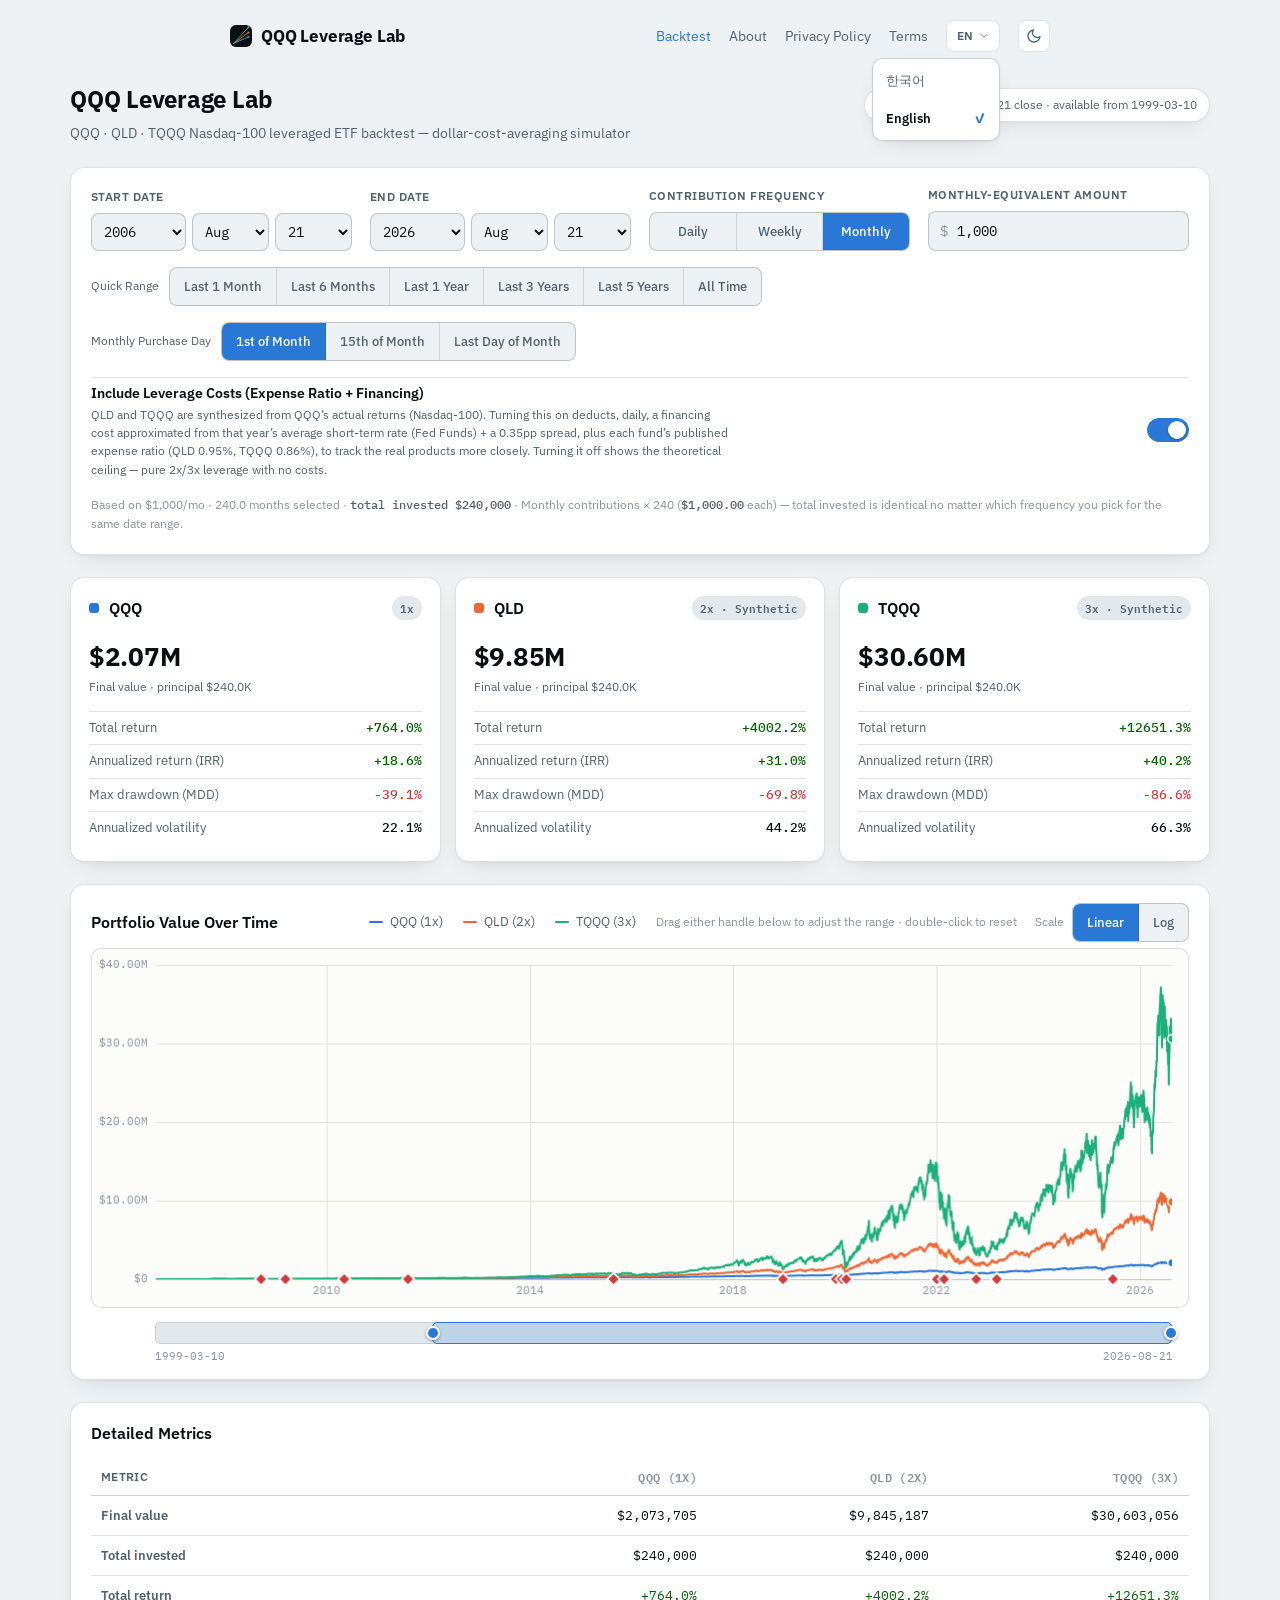
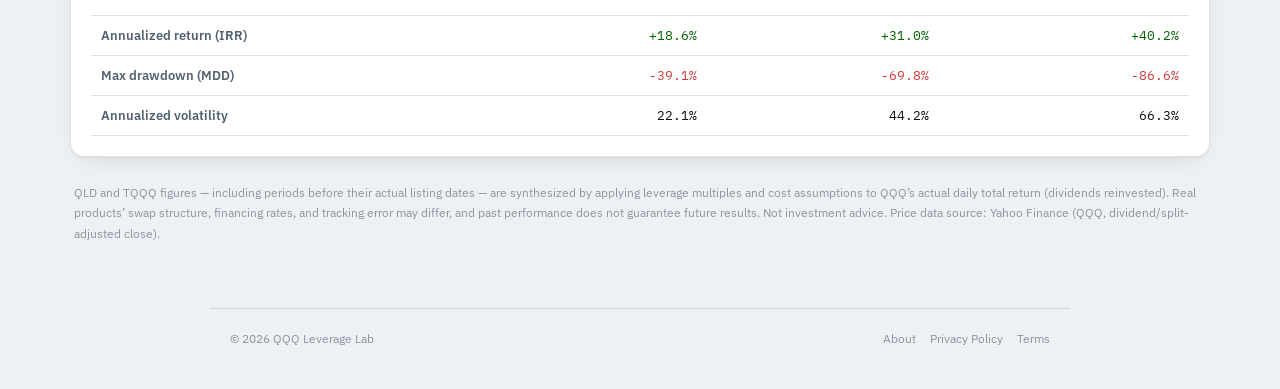
<file: index.html>
<!doctype html>
<html lang="ko">
<head>
<script async src="https://pagead2.googlesyndication.com/pagead/js/adsbygoogle.js?client=ca-pub-5607384951754093" crossorigin="anonymous"></script>
<meta charset="utf-8">
<script async src="https://www.googletagmanager.com/gtag/js?id=G-2SVTT1Y1WP"></script>
<script>
  window.dataLayer = window.dataLayer || [];
  function gtag(){dataLayer.push(arguments);}
  gtag('js', new Date());
  gtag('config', 'G-2SVTT1Y1WP');
</script>
<meta name="naver-site-verification" content="fcc4415f4fab4bbf8a427a726057feadd72a2347" />
<meta name="google-site-verification" content="22jd1Q9gwpfGcwd0MvSlxlhC8mekAJ9CjNMXHGUHASE" />
<script>(function(){var t=localStorage.getItem('theme');if(t==='dark'||t==='light')document.documentElement.setAttribute('data-theme',t);var l=localStorage.getItem('lang');if(!(l==='ko'||l==='en'))l='en';document.documentElement.setAttribute('data-lang',l);document.documentElement.setAttribute('lang',l);})();</script>
<meta name="viewport" content="width=device-width, initial-scale=1">
<title data-i18n="tool.title">QQQ Leverage Lab — 나스닥100 레버리지 ETF 백테스트</title>
<meta name="description" content="QQQ·QLD·TQQQ 나스닥100 레버리지 ETF에 매일/매주/매월 적립식으로 투자했을 때의 결과를 최대 25년치 실데이터로 백테스트해보세요." data-i18n-attr="content:tool.metaDesc">
<link rel="preconnect" href="https://fonts.googleapis.com">
<link rel="preconnect" href="https://fonts.gstatic.com" crossorigin>
<link href="https://fonts.googleapis.com/css2?family=IBM+Plex+Mono:wght@400;500;600&family=IBM+Plex+Sans:wght@400;500;600;700&display=swap" rel="stylesheet">
<link rel="stylesheet" href="assets/site.css?v4">
<link rel="icon" href="favicon.ico" sizes="32x32">
<link rel="icon" href="assets/favicon.svg" type="image/svg+xml">
<link rel="apple-touch-icon" href="assets/apple-touch-icon.png">
<style>
  :root {
    color-scheme: light;
    --bg: #eef1f4;
    --surface: #ffffff;
    --surface-2: #e3e8ec;
    --text: #0b0f14;
    --text-dim: #52616f;
    --muted: #8a94a0;
    --border: rgba(11,15,20,0.12);
    --border-strong: rgba(11,15,20,0.20);
    --accent: #2a78d6;
    --accent-ink: #ffffff;
    --chart-surface: #fcfcfb;
    --grid: #e1e0d9;
    --axis: #c3c2b7;
    --series-1: #2a78d6;
    --series-2: #eb6834;
    --series-3: #1baf7a;
    --good: #006300;
    --critical: #d03b3b;
    --warning: #a86a00;
    --shadow: 0 1px 2px rgba(11,15,20,0.04), 0 8px 24px -12px rgba(11,15,20,0.18);
  }
  @media (prefers-color-scheme: dark) {
    :root:not([data-theme="light"]) {
      color-scheme: dark;
      --bg: #0d0f11;
      --surface: #171b1e;
      --surface-2: #1f242a;
      --text: #f2f4f6;
      --text-dim: #a9b3bd;
      --muted: #7d8791;
      --border: rgba(255,255,255,0.12);
      --border-strong: rgba(255,255,255,0.22);
      --accent: #4c95ea;
      --accent-ink: #08121c;
      --chart-surface: #1a1a19;
      --grid: #2c2c2a;
      --axis: #45453f;
      --series-1: #3987e5;
      --series-2: #d9772f;
      --series-3: #22b17c;
      --good: #0ca30c;
      --critical: #e66767;
      --warning: #e0a12b;
      --shadow: 0 1px 2px rgba(0,0,0,0.3), 0 8px 24px -12px rgba(0,0,0,0.5);
    }
  }
  :root[data-theme="dark"] {
    color-scheme: dark;
    --bg: #0d0f11;
    --surface: #171b1e;
    --surface-2: #1f242a;
    --text: #f2f4f6;
    --text-dim: #a9b3bd;
    --muted: #7d8791;
    --border: rgba(255,255,255,0.12);
    --border-strong: rgba(255,255,255,0.22);
    --accent: #4c95ea;
    --accent-ink: #08121c;
    --chart-surface: #1a1a19;
    --grid: #2c2c2a;
    --axis: #45453f;
    --series-1: #3987e5;
    --series-2: #d9772f;
    --series-3: #22b17c;
    --good: #0ca30c;
    --critical: #e66767;
    --warning: #e0a12b;
    --shadow: 0 1px 2px rgba(0,0,0,0.3), 0 8px 24px -12px rgba(0,0,0,0.5);
  }

  * { box-sizing: border-box; }
  body {
    margin: 0;
    background: var(--bg);
    color: var(--text);
    font-family: "IBM Plex Sans", system-ui, -apple-system, "Segoe UI", sans-serif;
    -webkit-font-smoothing: antialiased;
  }
  .num { font-family: "IBM Plex Mono", ui-monospace, monospace; }
  .tabular { font-variant-numeric: tabular-nums; }

  .wrap {
    max-width: 1180px;
    margin: 0 auto;
    padding: 28px 20px 64px;
    display: flex;
    flex-direction: column;
    gap: 22px;
  }

  header.top {
    display: flex;
    align-items: baseline;
    justify-content: space-between;
    gap: 16px;
    flex-wrap: wrap;
  }
  header.top .title-block h1 {
    margin: 0 0 4px;
    font-size: 1.5rem;
    font-weight: 700;
    letter-spacing: -0.01em;
    text-wrap: balance;
  }
  header.top .title-block p {
    margin: 0;
    color: var(--text-dim);
    font-size: 0.88rem;
  }
  .asof-pill {
    display: inline-flex;
    align-items: center;
    gap: 6px;
    padding: 6px 12px;
    border-radius: 999px;
    background: var(--surface);
    border: 1px solid var(--border);
    font-size: 0.76rem;
    color: var(--text-dim);
    white-space: nowrap;
    box-shadow: var(--shadow);
  }
  .asof-pill .dot {
    width: 6px; height: 6px; border-radius: 50%;
    background: var(--good);
  }

  .card {
    background: var(--surface);
    border: 1px solid var(--border);
    border-radius: 14px;
    box-shadow: var(--shadow);
  }

  /* ---- controls ---- */
  .controls {
    padding: 18px 20px 20px;
    display: flex;
    flex-direction: column;
    gap: 16px;
  }
  .controls-grid {
    display: grid;
    grid-template-columns: repeat(auto-fit, minmax(180px, 1fr));
    gap: 14px 18px;
    align-items: end;
  }
  .field {
    display: flex;
    flex-direction: column;
    gap: 6px;
    min-width: 0;
  }
  .field label {
    font-size: 0.74rem;
    font-weight: 600;
    color: var(--text-dim);
    text-transform: uppercase;
    letter-spacing: 0.04em;
  }
  .field input[type="date"],
  .field input[type="number"],
  input.amount-field {
    font: inherit;
    font-family: "IBM Plex Mono", monospace;
    font-size: 0.86rem;
    padding: 8px 10px;
    border-radius: 8px;
    border: 1px solid var(--border-strong);
    background: var(--bg);
    color: var(--text);
    width: 100%;
  }
  .field input[type="number"] {
    font-family: "IBM Plex Mono", monospace;
  }
  .date-select-row {
    display: flex;
    gap: 6px;
  }
  select.date-select {
    font: inherit;
    font-family: "IBM Plex Mono", monospace;
    font-size: 0.86rem;
    padding: 8px 8px;
    border-radius: 8px;
    border: 1px solid var(--border-strong);
    background: var(--bg);
    color: var(--text);
    min-width: 0;
  }
  select.date-select.y { flex: 1.3; }
  select.date-select.m { flex: 1; }
  select.date-select.d { flex: 1; }

  .amount-input {
    position: relative;
    display: flex;
    align-items: center;
  }
  .amount-input .prefix {
    position: absolute;
    left: 12px;
    color: var(--muted);
    font-family: "IBM Plex Mono", monospace;
    font-size: 0.86rem;
    pointer-events: none;
  }
  .amount-input .amount-field { padding-left: 28px; }

  .seg {
    display: inline-flex;
    border: 1px solid var(--border-strong);
    border-radius: 8px;
    overflow: hidden;
    background: var(--bg);
    width: fit-content;
  }
  .seg button {
    font: inherit;
    font-size: 0.82rem;
    font-weight: 500;
    padding: 8px 14px;
    border: none;
    background: transparent;
    color: var(--text-dim);
    cursor: pointer;
    border-right: 1px solid var(--border);
    transition: background 0.12s, color 0.12s;
  }
  .seg button:last-child { border-right: none; }
  .seg button:hover { background: var(--surface-2); }
  .seg button.active {
    background: var(--accent);
    color: var(--accent-ink);
  }
  .seg.wide { width: 100%; }
  .seg.wide button { flex: 1; text-align: center; }

  .subrow {
    display: flex;
    align-items: center;
    gap: 10px;
    flex-wrap: wrap;
  }
  .subrow .subrow-label {
    font-size: 0.78rem;
    color: var(--text-dim);
    white-space: nowrap;
  }

  .toggle-row {
    display: flex;
    align-items: center;
    justify-content: space-between;
    gap: 12px;
    padding-top: 4px;
    border-top: 1px solid var(--border);
  }
  .toggle-row .toggle-text { display: flex; flex-direction: column; gap: 2px; max-width: 640px; }
  .toggle-row .toggle-text strong { font-size: 0.86rem; font-weight: 600; }
  .toggle-row .toggle-text span { font-size: 0.76rem; color: var(--text-dim); line-height: 1.5; }

  .switch {
    position: relative;
    width: 42px; height: 24px;
    flex: none;
    border-radius: 999px;
    background: var(--surface-2);
    border: 1px solid var(--border-strong);
    cursor: pointer;
    transition: background 0.15s;
  }
  .switch.on { background: var(--accent); border-color: var(--accent); }
  .switch .knob {
    position: absolute;
    top: 2px; left: 2px;
    width: 18px; height: 18px;
    border-radius: 50%;
    background: #fff;
    box-shadow: 0 1px 2px rgba(0,0,0,0.3);
    transition: transform 0.15s;
  }
  .switch.on .knob { transform: translateX(18px); }

  .invested-note {
    font-size: 0.76rem;
    color: var(--muted);
  }
  .invested-note .num { color: var(--text-dim); font-weight: 500; }

  /* ---- summary cards ---- */
  .fund-grid {
    display: grid;
    grid-template-columns: repeat(3, 1fr);
    gap: 14px;
  }
  @media (max-width: 820px) {
    .fund-grid { grid-template-columns: 1fr; }
  }
  .fund-card {
    padding: 18px 18px 16px;
    display: flex;
    flex-direction: column;
    gap: 14px;
  }
  .fund-card .fund-head {
    display: flex;
    align-items: center;
    gap: 10px;
  }
  .fund-swatch {
    width: 10px; height: 10px; border-radius: 3px;
    flex: none;
  }
  .fund-head h3 {
    margin: 0;
    font-size: 0.98rem;
    font-weight: 600;
  }
  .lev-chip {
    margin-left: auto;
    font-size: 0.7rem;
    font-weight: 600;
    padding: 3px 8px;
    border-radius: 999px;
    background: var(--surface-2);
    color: var(--text-dim);
    font-family: "IBM Plex Mono", monospace;
  }
  .fund-value {
    font-size: 1.65rem;
    font-weight: 700;
    letter-spacing: -0.01em;
  }
  .fund-sub {
    font-size: 0.78rem;
    color: var(--text-dim);
  }
  .stat-line {
    display: flex;
    justify-content: space-between;
    font-size: 0.8rem;
    padding: 6px 0;
    border-top: 1px solid var(--border);
  }
  .stat-line .k { color: var(--text-dim); }
  .stat-line .v { font-family: "IBM Plex Mono", monospace; font-weight: 500; }
  .pos { color: var(--good); }
  .neg { color: var(--critical); }

  /* ---- chart card ---- */
  .chart-card { padding: 18px 20px 12px; }
  .chart-head {
    display: flex;
    align-items: center;
    justify-content: space-between;
    gap: 12px;
    flex-wrap: wrap;
    margin-bottom: 6px;
  }
  .chart-head h2 { margin: 0; font-size: 1rem; font-weight: 600; }
  .legend {
    display: flex;
    gap: 16px;
    flex-wrap: wrap;
  }
  .legend button {
    display: flex;
    align-items: center;
    gap: 7px;
    font: inherit;
    font-size: 0.8rem;
    color: var(--text-dim);
    background: none;
    border: none;
    cursor: pointer;
    padding: 4px 2px;
  }
  .legend button.off { opacity: 0.38; }
  .legend .key {
    width: 14px; height: 2px; border-radius: 2px;
  }
  .chart-wrap {
    position: relative;
    width: 100%;
    height: 360px;
    background: var(--chart-surface);
    border-radius: 10px;
    border: 1px solid var(--border);
    overflow: hidden;
  }
  canvas#chart { display: block; width: 100%; height: 100%; cursor: crosshair; position: relative; z-index: 1; }
  canvas#crosshairCanvas {
    position: absolute;
    inset: 0;
    width: 100%;
    height: 100%;
    pointer-events: none;
    z-index: 2;
  }
  .chart-hint {
    font-size: 0.72rem;
    color: var(--muted);
  }

  .brush-wrap {
    padding: 14px 16px 2px 64px;
  }
  .brush-track {
    position: relative;
    height: 22px;
    background: var(--surface-2);
    border: 1px solid var(--border);
    border-radius: 5px;
  }
  .brush-range {
    position: absolute;
    top: -1px;
    bottom: -1px;
    left: 0;
    right: 0;
    background: color-mix(in srgb, var(--accent) 20%, transparent);
    border: 1px solid var(--accent);
    border-radius: 5px;
    cursor: grab;
  }
  .brush-range.dragging { cursor: grabbing; }
  .brush-handle {
    position: absolute;
    top: 50%;
    width: 14px;
    height: 14px;
    border-radius: 50%;
    background: var(--accent);
    border: 2px solid var(--chart-surface);
    box-shadow: 0 1px 3px rgba(0,0,0,0.35);
    cursor: ew-resize;
    touch-action: none;
  }
  .brush-handle[data-handle="left"] { left: 0; transform: translate(-50%, -50%); }
  .brush-handle[data-handle="right"] { left: 100%; transform: translate(-50%, -50%); }
  .brush-tip {
    position: absolute;
    bottom: 100%;
    left: 50%;
    transform: translateX(-50%);
    margin-bottom: 9px;
    background: var(--surface);
    border: 1px solid var(--border-strong);
    border-radius: 6px;
    padding: 3px 8px;
    font-size: 0.72rem;
    font-family: "IBM Plex Mono", monospace;
    font-weight: 600;
    color: var(--text);
    white-space: nowrap;
    box-shadow: var(--shadow);
    opacity: 0;
    pointer-events: none;
    transition: opacity 0.1s;
  }
  .brush-tip.show { opacity: 1; }
  .brush-labels {
    display: flex;
    justify-content: space-between;
    font-size: 0.68rem;
    color: var(--muted);
    font-family: "IBM Plex Mono", monospace;
    margin-top: 4px;
  }
  .tooltip {
    position: absolute;
    pointer-events: none;
    background: var(--surface);
    border: 1px solid var(--border-strong);
    border-radius: 8px;
    padding: 8px 10px;
    font-size: 0.76rem;
    box-shadow: var(--shadow);
    opacity: 0;
    transition: opacity 0.08s;
    z-index: 5;
    min-width: 150px;
  }
  .tooltip.show { opacity: 1; }
  .tooltip .tt-date {
    font-family: "IBM Plex Mono", monospace;
    color: var(--text-dim);
    margin-bottom: 6px;
    font-size: 0.72rem;
  }
  .tooltip .tt-row {
    display: flex;
    align-items: center;
    gap: 6px;
    justify-content: space-between;
    padding: 2px 0;
  }
  .tooltip .tt-row .tt-key { display: flex; align-items: center; gap: 6px; color: var(--text-dim); }
  .tooltip .tt-line { width: 10px; height: 2px; border-radius: 2px; flex: none; }
  .tooltip .tt-val { font-family: "IBM Plex Mono", monospace; font-weight: 600; }

  .scale-toggle { display:flex; align-items:center; gap:8px; }
  .scale-toggle span { font-size: 0.74rem; color: var(--muted); }

  /* ---- stats table ---- */
  .table-card { padding: 18px 20px 20px; }
  .table-card h2 { margin: 0 0 12px; font-size: 1rem; font-weight: 600; }
  .stats-table-wrap { overflow-x: auto; }
  table.stats {
    width: 100%;
    border-collapse: collapse;
    font-size: 0.82rem;
    min-width: 520px;
  }
  table.stats th, table.stats td {
    text-align: right;
    padding: 9px 10px;
    border-bottom: 1px solid var(--border);
    font-family: "IBM Plex Mono", monospace;
    white-space: nowrap;
  }
  table.stats th:first-child, table.stats td:first-child {
    text-align: left;
    font-family: "IBM Plex Sans", sans-serif;
    color: var(--text-dim);
  }
  table.stats thead th {
    font-size: 0.72rem;
    text-transform: uppercase;
    letter-spacing: 0.03em;
    color: var(--muted);
    font-weight: 600;
    border-bottom: 1px solid var(--border-strong);
  }
  table.stats tbody th {
    font-weight: 600;
    color: var(--text);
  }
  .th-key {
    display: flex;
    align-items: center;
    gap: 7px;
  }
  .th-key .fund-swatch { width: 8px; height: 8px; }

  footer.note {
    font-size: 0.74rem;
    color: var(--muted);
    line-height: 1.7;
    padding: 4px 4px 0;
  }
  footer.note a { color: var(--text-dim); }

  @media (prefers-reduced-motion: reduce) {
    * { transition: none !important; animation: none !important; }
  }
</style>
</head>
<body>

<header class="site-header">
  <a class="brand" href="index.html"><img src="assets/favicon.svg" alt="" class="brand-icon">QQQ Leverage Lab</a>
  <div class="header-right">
    <nav>
    <a href="index.html" aria-current="page" data-i18n="nav.backtest">백테스트</a>
    <a href="about.html" data-i18n="nav.about">소개</a>
    <a href="privacy.html" data-i18n="nav.privacy">개인정보처리방침</a>
    <a href="terms.html" data-i18n="nav.terms">이용약관</a>
  </nav>
    <div class="lang-select">
      <button class="lang-toggle" id="langToggle" type="button" aria-haspopup="listbox" aria-expanded="false" aria-label="Select language">
        <span id="langCurrentLabel">EN</span>
        <svg class="lang-caret" viewBox="0 0 24 24" width="10" height="10" fill="none" stroke="currentColor" stroke-width="2" stroke-linecap="round" stroke-linejoin="round"><path d="M6 9l6 6 6-6"></path></svg>
      </button>
      <div class="lang-menu" id="langMenu" role="listbox" hidden>
        <button class="lang-option" type="button" data-lang-option="ko" role="option">한국어</button>
        <button class="lang-option" type="button" data-lang-option="en" role="option">English</button>
      </div>
    </div>
    <button class="theme-toggle" id="themeToggle" type="button" aria-label="다크모드 전환" data-i18n-attr="aria-label:theme.toggle">
      <svg class="icon-sun" viewBox="0 0 24 24" fill="none" stroke="currentColor" stroke-width="2" stroke-linecap="round" stroke-linejoin="round"><circle cx="12" cy="12" r="4"></circle><path d="M12 2v2M12 20v2M4.93 4.93l1.41 1.41M17.66 17.66l1.41 1.41M2 12h2M20 12h2M6.34 17.66l-1.41 1.41M19.07 4.93l-1.41 1.41"></path></svg>
      <svg class="icon-moon" viewBox="0 0 24 24" fill="none" stroke="currentColor" stroke-width="2" stroke-linecap="round" stroke-linejoin="round"><path d="M21 12.79A9 9 0 1 1 11.21 3 7 7 0 0 0 21 12.79z"></path></svg>
    </button>
  </div>
</header>

<div class="wrap">
  <header class="top">
    <div class="title-block">
      <h1>QQQ Leverage Lab</h1>
      <p data-i18n="tool.subtitle">QQQ · QLD · TQQQ 나스닥100 레버리지 ETF 백테스트 — 적립식 매수 시뮬레이션</p>
    </div>
    <div class="asof-pill"><span class="dot"></span><span id="asOfText" data-i18n="tool.loading">데이터 로딩 중…</span></div>
  </header>

  <section class="card controls">
    <div class="controls-grid">
      <div class="field">
        <label data-i18n="tool.startDate">시작일</label>
        <div class="date-select-row">
          <select id="startYear" class="date-select y"></select>
          <select id="startMonth" class="date-select m"></select>
          <select id="startDay" class="date-select d"></select>
        </div>
      </div>
      <div class="field">
        <label data-i18n="tool.endDate">종료일</label>
        <div class="date-select-row">
          <select id="endYear" class="date-select y"></select>
          <select id="endMonth" class="date-select m"></select>
          <select id="endDay" class="date-select d"></select>
        </div>
      </div>
      <div class="field">
        <label data-i18n="tool.freq">매수 주기</label>
        <div class="seg wide" id="freqSeg">
          <button data-freq="daily" data-i18n="tool.daily">매일</button>
          <button data-freq="weekly" data-i18n="tool.weekly">매주</button>
          <button data-freq="monthly" data-i18n="tool.monthly">매월</button>
        </div>
      </div>
      <div class="field">
        <label for="monthlyAmount" data-i18n="tool.amount">월 환산 투자금액</label>
        <div class="amount-input">
          <span class="prefix">$</span>
          <input type="text" inputmode="numeric" autocomplete="off" id="monthlyAmount" class="amount-field" value="1,000">
        </div>
      </div>
    </div>

    <div class="subrow">
      <span class="subrow-label" data-i18n="tool.presets">기간 바로가기</span>
      <div class="seg" id="presetSeg">
        <button data-preset="1m" data-i18n="tool.preset1m">최근 1개월</button>
        <button data-preset="6m" data-i18n="tool.preset6m">최근 6개월</button>
        <button data-preset="1y" data-i18n="tool.preset1y">최근 1년</button>
        <button data-preset="3y" data-i18n="tool.preset3y">최근 3년</button>
        <button data-preset="5y" data-i18n="tool.preset5y">최근 5년</button>
        <button data-preset="all" data-i18n="tool.presetAll">전체 기간</button>
      </div>
    </div>

    <div class="subrow" id="weeklySubrow" style="display:none;">
      <span class="subrow-label" data-i18n="tool.weeklyDay">매주 매수 요일</span>
      <div class="seg" id="weekdaySeg">
        <button data-wd="1" data-i18n="tool.mon">월</button>
        <button data-wd="2" data-i18n="tool.tue">화</button>
        <button data-wd="3" data-i18n="tool.wed">수</button>
        <button data-wd="4" data-i18n="tool.thu">목</button>
        <button data-wd="5" data-i18n="tool.fri">금</button>
      </div>
    </div>
    <div class="subrow" id="monthlySubrow" style="display:none;">
      <span class="subrow-label" data-i18n="tool.monthlyDay">매월 매수일</span>
      <div class="seg" id="monthdaySeg">
        <button data-md="1" data-i18n="tool.md1">매월 1일</button>
        <button data-md="15" data-i18n="tool.md15">매월 15일</button>
        <button data-md="last" data-i18n="tool.mdLast">매월 말일</button>
      </div>
    </div>

    <div class="toggle-row">
      <div class="toggle-text">
        <strong data-i18n="tool.costTitle">레버리지 비용(운용보수·조달비용) 반영</strong>
        <span data-i18n="tool.costDesc">QLD·TQQQ는 나스닥100(QQQ 실제 수익률) 기반으로 합성됩니다. 켜면 연도별 평균 단기금리(Fed Funds)+0.35%p의 조달비용과 공시 운용보수(QLD 0.95%, TQQQ 0.86%)를 매일 차감해 실제 상품에 가깝게 반영하고, 끄면 순수 배율(2배·3배)만 적용한 이론적 상한을 봅니다.</span>
      </div>
      <div class="switch on" id="costToggle" role="switch" aria-checked="true" tabindex="0"><div class="knob"></div></div>
    </div>

    <div class="invested-note" id="investedNote"></div>
  </section>

  <section class="fund-grid" id="fundGrid"></section>

  <section class="card chart-card">
    <div class="chart-head">
      <h2 data-i18n="tool.chartTitle">평가금액 추이</h2>
      <div style="display:flex; align-items:center; gap:18px; flex-wrap:wrap;">
        <div class="legend" id="legend"></div>
        <span class="chart-hint" data-i18n="tool.chartHint">아래 눈금의 양쪽 손잡이를 드래그해 기간 조절 · 더블클릭으로 초기화</span>
        <div class="scale-toggle">
          <span data-i18n="tool.scale">스케일</span>
          <div class="seg" id="scaleSeg">
            <button data-scale="linear" data-i18n="tool.linear">선형</button>
            <button data-scale="log" data-i18n="tool.log">로그</button>
          </div>
        </div>
      </div>
    </div>
    <div class="chart-wrap">
      <canvas id="chart"></canvas>
      <canvas id="crosshairCanvas"></canvas>
      <div class="tooltip" id="tooltip">
        <div class="tt-date" id="ttDate"></div>
        <div id="ttRows"></div>
      </div>
    </div>
    <div class="brush-wrap">
      <div class="brush-track" id="brushTrack">
        <div class="brush-range" id="brushRange">
          <div class="brush-handle" id="brushHandleL" data-handle="left">
            <span class="brush-tip" id="brushTipL"></span>
          </div>
          <div class="brush-handle" id="brushHandleR" data-handle="right">
            <span class="brush-tip" id="brushTipR"></span>
          </div>
        </div>
      </div>
      <div class="brush-labels">
        <span id="brushMinLabel"></span>
        <span id="brushMaxLabel"></span>
      </div>
    </div>
  </section>

  <section class="card table-card">
    <h2 data-i18n="tool.detailTitle">상세 지표</h2>
    <div class="stats-table-wrap">
      <table class="stats" id="statsTable">
        <thead>
          <tr>
            <th data-i18n="tool.metric">지표</th>
            <th>QQQ (1<span data-i18n="tool.x">배</span>)</th>
            <th>QLD (2<span data-i18n="tool.x">배</span>)</th>
            <th>TQQQ (3<span data-i18n="tool.x">배</span>)</th>
          </tr>
        </thead>
        <tbody id="statsBody"></tbody>
      </table>
    </div>
  </section>

  <footer class="note" data-i18n="tool.footerNote">
    QLD·TQQQ는 실제 상장 이전 구간을 포함해 QQQ의 실제 일별 총수익(배당 재투자 반영)에 배율과 비용 가정을 적용해 합성한 값입니다. 실제 상품의 스왑 구조·조달금리·추적오차와는 차이가 있을 수 있으며, 과거 성과가 미래 수익을 보장하지 않습니다. 투자 조언이 아닙니다. 가격 데이터 출처: Yahoo Finance(QQQ, 배당·분할 조정 종가).
  </footer>
</div>

<footer class="site-footer">
  <span data-i18n="footer.copyright">© 2026 QQQ Leverage Lab</span>
  <nav>
    <a href="about.html" data-i18n="nav.about">소개</a>
    <a href="privacy.html" data-i18n="nav.privacy">개인정보처리방침</a>
    <a href="terms.html" data-i18n="nav.terms">이용약관</a>
  </nav>
</footer>

<script>
const QQQ_RAW = [["1999-03-10",43.0271],["1999-03-11",43.2377],["1999-03-12",42.1844],["1999-03-15",43.3957],["1999-03-16",43.7644],["1999-03-17",43.4484],["1999-03-18",44.291],["1999-03-19",43.1587],["1999-03-22",42.6321],["1999-03-23",41.1311],["1999-03-24",42.5267],["1999-03-25",44.0804],["1999-03-26",43.6064],["1999-03-29",45.1863],["1999-03-30",44.8703],["1999-03-31",44.212],["1999-04-01",45.1336],["1999-04-05",46.7662],["1999-04-06",46.8584],["1999-04-07",46.3712],["1999-04-08",46.7399],["1999-04-09",47.0296],["1999-04-12",46.7136],["1999-04-13",46.0816],["1999-04-14",44.5017],["1999-04-15",45.1073],["1999-04-16",43.7907],["1999-04-19",41.7368],["1999-04-20",42.6847],["1999-04-21",44.7913],["1999-04-22",46.0026],["1999-04-23",46.6083],["1999-04-26",47.6813],["1999-04-27",46.9506],["1999-04-28",45.3443],["1999-04-29",44.9757],["1999-04-30",45.2653],["1999-05-03",45.0283],["1999-05-04",44.3173],["1999-05-05",45.6603],["1999-05-06",44.0014],["1999-05-07",44.6333],["1999-05-10",45.081],["1999-05-11",45.7919],["1999-05-12",46.7399],["1999-05-13",45.871],["1999-05-14",45.002],["1999-05-17",45.8117],["1999-05-18",45.6076],["1999-05-19",46.2396],["1999-05-20",44.9691],["1999-05-21",44.5543],["1999-05-24",43.422],["1999-05-25",42.0001],["1999-05-26",43.1719],["1999-05-27",43.1324],["1999-05-28",43.8434],["1999-06-01",42.8691],["1999-06-02",43.5932],["1999-06-03",42.9744],["1999-06-04",44.291],["1999-06-07",45.2126],["1999-06-08",44.0804],["1999-06-09",44.8177],["1999-06-10",44.3042],["1999-06-11",43.6327],["1999-06-14",42.8098],["1999-06-15",43.4484],["1999-06-16",45.68],["1999-06-17",46.1869],["1999-06-18",46.3976],["1999-06-21",47.7866],["1999-06-22",46.3449],["1999-06-23",47.0756],["1999-06-24",46.1409],["1999-06-25",46.0816],["1999-06-28",47.1744],["1999-06-29",47.8195],["1999-06-30",48.5569],["1999-07-01",48.886],["1999-07-02",49.5048],["1999-07-06",49.1888],["1999-07-07",49.2678],["1999-07-08",49.9261],["1999-07-09",50.4264],["1999-07-12",50.1631],["1999-07-13",49.9261],["1999-07-14",50.7754],["1999-07-15",51.2428],["1999-07-16",51.7167],["1999-07-19",51.1901],["1999-07-20",49.2151],["1999-07-21",49.4522],["1999-07-22",48.1948],["1999-07-23",48.2672],["1999-07-26",47.0822],["1999-07-27",48.0302],["1999-07-28",48.9716],["1999-07-29",47.9249],["1999-07-30",47.6879],["1999-08-02",47.5562],["1999-08-03",47.2468],["1999-08-04",46.391],["1999-08-05",47.1283],["1999-08-06",46.6214],["1999-08-09",46.0224],["1999-08-10",45.6076],["1999-08-11",47.1086],["1999-08-12",46.5556],["1999-08-13",48.5832],["1999-08-16",48.9716],["1999-08-17",49.2151],["1999-08-18",48.6622],["1999-08-19",48.0829],["1999-08-20",48.8465],["1999-08-23",50.4001],["1999-08-24",50.7424],["1999-08-25",51.8221],["1999-08-26",50.9597],["1999-08-27",50.4528],["1999-08-30",49.7418],["1999-08-31",50.2948],["1999-09-01",50.6569],["1999-09-02",50.4791],["1999-09-03",52.7964],["1999-09-07",52.5594],["1999-09-08",51.8484],["1999-09-09",52.5857],["1999-09-10",53.1913],["1999-09-13",52.5528],["1999-09-14",52.8424],["1999-09-15",51.8221],["1999-09-16",51.7957],["1999-09-17",53.3493],["1999-09-20",53.4744],["1999-09-21",52.1907],["1999-09-22",52.7437],["1999-09-23",50.5581],["1999-09-24",50.6239],["1999-09-27",50.9794],["1999-09-28",51.2164],["1999-09-29",50.1894],["1999-09-30",50.7161],["1999-10-01",50.7358],["1999-10-04",51.8747],["1999-10-05",52.2434],["1999-10-06",53.2901],["1999-10-07",53.165],["1999-10-08",53.7246],["1999-10-11",54.4816],["1999-10-12",53.244],["1999-10-13",51.6641],["1999-10-14",51.9866],["1999-10-15",50.4528],["1999-10-18",49.8142],["1999-10-19",50.0841],["1999-10-20",51.6114],["1999-10-21",52.454],["1999-10-22",52.217],["1999-10-25",52.2434],["1999-10-26",51.8221],["1999-10-27",51.7431],["1999-10-28",53.5337],["1999-10-29",55.4033],["1999-11-01",55.1136],["1999-11-02",55.1465],["1999-11-03",56.2459],["1999-11-04",56.8779],["1999-11-05",57.4572],["1999-11-08",58.6158],["1999-11-09",58.2208],["1999-11-10",58.9844],["1999-11-11",60.0378],["1999-11-12",60.8277],["1999-11-15",60.7092],["1999-11-16",62.2497],["1999-11-17",61.407],["1999-11-18",63.2898],["1999-11-19",63.8559],["1999-11-22",62.8816],["1999-11-23",63.1713],["1999-11-24",65.2515],["1999-11-26",65.4622],["1999-11-29",64.3826],["1999-11-30",61.9337],["1999-12-01",63.2766],["1999-12-02",65.2845],["1999-12-03",66.6735],["1999-12-06",67.2792],["1999-12-07",67.2792],["1999-12-08",66.4629],["1999-12-09",66.7788],["1999-12-10",67.3318],["1999-12-13",68.2468],["1999-12-14",67.0159],["1999-12-15",68.3061],["1999-12-16",69.9914],["1999-12-17",70.597],["1999-12-20",71.5186],["1999-12-21",75.3632],["1999-12-22",75.1262],["1999-12-23",76.0214],["1999-12-27",75.5739],["1999-12-28",75.0999],["1999-12-29",77.9438],["1999-12-30",77.1011],["1999-12-31",76.9958],["2000-01-03",79.8397],["2000-01-04",74.3626],["2000-01-05",72.4666],["2000-01-06",67.4898],["2000-01-07",75.8371],["2000-01-10",77.9438],["2000-01-11",74.1519],["2000-01-12",72.5193],["2000-01-13",76.8905],["2000-01-14",78.681],["2000-01-18",79.1024],["2000-01-19",80.893],["2000-01-20",80.103],["2000-01-21",81.1036],["2000-01-24",77.2064],["2000-01-25",78.3651],["2000-01-26",75.2052],["2000-01-27",76.3111],["2000-01-28",72.4666],["2000-01-31",75.5739],["2000-02-01",77.6014],["2000-02-02",78.2597],["2000-02-03",81.3143],["2000-02-04",81.8673],["2000-02-07",82.9995],["2000-02-08",86.4754],["2000-02-09",83.4209],["2000-02-10",86.1594],["2000-02-11",84.1582],["2000-02-14",84.0529],["2000-02-15",84.6585],["2000-02-16",84.2635],["2000-02-17",86.0541],["2000-02-18",82.9469],["2000-02-22",83.2102],["2000-02-23",87.8447],["2000-02-24",89.7406],["2000-02-25",87.6867],["2000-02-28",87.6341],["2000-02-29",89.9513],["2000-03-01",90.6886],["2000-03-02",88.5886],["2000-03-03",93.5852],["2000-03-06",94.3225],["2000-03-07",92.9006],["2000-03-08",93.7432],["2000-03-09",96.903],["2000-03-10",96.4817],["2000-03-13",93.9538],["2000-03-14",90.4779],["2000-03-15",86.6861],["2000-03-16",91.6366],["2000-03-17",93.3745],["2000-03-20",90.7413],["2000-03-21",94.1645],["2000-03-22",96.0604],["2000-03-23",97.7457],["2000-03-24",99.0623],["2000-03-27",99.2203],["2000-03-28",96.6924],["2000-03-29",92.6899],["2000-03-30",90.3726],["2000-03-31",92.2685],["2000-04-03",86.7388],["2000-04-04",85.8961],["2000-04-05",84.3688],["2000-04-06",86.3701],["2000-04-07",89.846],["2000-04-10",84.3688],["2000-04-11",82.3676],["2000-04-12",77.5224],["2000-04-13",74.1519],["2000-04-14",67.7268],["2000-04-17",75.5212],["2000-04-18",77.5224],["2000-04-19",75.1525],["2000-04-20",73.5199],["2000-04-24",71.4133],["2000-04-25",76.2321],["2000-04-26",73.6252],["2000-04-27",76.8905],["2000-04-28",79.8397],["2000-05-01",80.577],["2000-05-02",75.9425],["2000-05-03",75.0999],["2000-05-04",75.2578],["2000-05-05",77.0485],["2000-05-08",74.0466],["2000-05-09",72.4666],["2000-05-10",67.2001],["2000-05-11",71.308],["2000-05-12",71.308],["2000-05-15",74.4152],["2000-05-16",76.5218],["2000-05-17",74.9418],["2000-05-18",72.256],["2000-05-19",68.8328],["2000-05-22",68.7801],["2000-05-23",63.0396],["2000-05-24",66.9894],["2000-05-25",65.5149],["2000-05-26",65.5149],["2000-05-30",72.0979],["2000-05-31",70.0441],["2000-06-01",73.6252],["2000-06-02",78.8917],["2000-06-05",79.0892],["2000-06-06",76.8905],["2000-06-07",78.9444],["2000-06-08",78.5757],["2000-06-09",78.9971],["2000-06-12",76.4691],["2000-06-13",79.4183],["2000-06-14",77.6277],["2000-06-15",78.9971],["2000-06-16",79.4183],["2000-06-19",82.5783],["2000-06-20",82.2622],["2000-06-21",83.3155],["2000-06-22",80.261],["2000-06-23",77.1011],["2000-06-26",79.2077],["2000-06-27",78.2597],["2000-06-28",79.2077],["2000-06-29",77.2196],["2000-06-30",78.7337],["2000-07-03",80.261],["2000-07-05",77.1538],["2000-07-06",79.2077],["2000-07-07",80.8403],["2000-07-10",79.6158],["2000-07-11",80.0503],["2000-07-12",81.9463],["2000-07-13",82.9995],["2000-07-14",84.7902],["2000-07-17",85.7382],["2000-07-18",83.8422],["2000-07-19",81.9463],["2000-07-20",84.5795],["2000-07-21",81.7356],["2000-07-24",80.0503],["2000-07-25",80.6823],["2000-07-26",80.577],["2000-07-27",77.4171],["2000-07-28",73.2039],["2000-07-31",75.3632],["2000-08-01",74.3626],["2000-08-02",73.0459],["2000-08-03",76.2058],["2000-08-04",75.9425],["2000-08-07",77.7331],["2000-08-08",79.313],["2000-08-09",77.2064],["2000-08-10",75.6792],["2000-08-11",76.7324],["2000-08-14",78.3651],["2000-08-15",78.3651],["2000-08-16",79.155],["2000-08-17",80.6823],["2000-08-18",80.261],["2000-08-21",80.4716],["2000-08-22",80.4716],["2000-08-23",81.7883],["2000-08-24",83.0522],["2000-08-25",82.6045],["2000-08-28",82.9995],["2000-08-29",83.4209],["2000-08-30",83.3155],["2000-08-31",85.6328],["2000-09-01",86.4754],["2000-09-05",83.8422],["2000-09-06",80.893],["2000-09-07",82.6836],["2000-09-08",80.1557],["2000-09-11",78.2071],["2000-09-12",76.9958],["2000-09-13",78.7864],["2000-09-14",78.3651],["2000-09-15",76.9431],["2000-09-18",75.7318],["2000-09-19",78.5231],["2000-09-20",79.7344],["2000-09-21",73.9412],["2000-09-22",78.3124],["2000-09-25",76.2321],["2000-09-26",75.3632],["2000-09-27",75.4685],["2000-09-28",77.1538],["2000-09-29",74.7839],["2000-10-02",73.0986],["2000-10-03",70.7814],["2000-10-04",72.1506],["2000-10-05",72.3613],["2000-10-06",69.9387],["2000-10-09",69.6227],["2000-10-10",65.9889],["2000-10-11",64.9356],["2000-10-12",63.303],["2000-10-13",68.4641],["2000-10-16",69.0961],["2000-10-17",65.9362],["2000-10-18",65.7255],["2000-10-19",71.6766],["2000-10-20",72.7299],["2000-10-23",72.6246],["2000-10-24",69.5174],["2000-10-25",65.6202],["2000-10-26",67.3055],["2000-10-27",67.1738],["2000-10-30",64.6854],["2000-10-31",68.8459],["2000-11-01",68.2534],["2000-11-02",69.0961],["2000-11-03",69.9914],["2000-11-06",69.4647],["2000-11-07",69.2014],["2000-11-08",63.7901],["2000-11-09",63.7769],["2000-11-10",60.4591],["2000-11-13",60.5512],["2000-11-14",63.9086],["2000-11-15",65.1989],["2000-11-16",61.407],["2000-11-17",61.3675],["2000-11-20",58.866],["2000-11-21",58.7738],["2000-11-22",56.1406],["2000-11-24",59.3531],["2000-11-27",58.6158],["2000-11-28",55.1531],["2000-11-29",53.0333],["2000-11-30",53.0728],["2000-12-01",53.9287],["2000-12-04",54.7713],["2000-12-05",59.5638],["2000-12-06",57.2992],["2000-12-07",56.0352],["2000-12-08",57.2992],["2000-12-11",62.671],["2000-12-12",60.3801],["2000-12-13",57.918],["2000-12-14",55.0873],["2000-12-15",53.8233],["2000-12-18",53.9287],["2000-12-19",49.8208],["2000-12-20",46.9638],["2000-12-21",47.2402],["2000-12-22",50.9794],["2000-12-26",51.2954],["2000-12-27",51.8747],["2000-12-28",51.7694],["2000-12-29",49.1888],["2001-01-02",45.0283],["2001-01-03",52.612],["2001-01-04",51.6641],["2001-01-05",47.7142],["2001-01-08",48.2408],["2001-01-09",48.2408],["2001-01-10",50.7161],["2001-01-11",52.1907],["2001-01-12",52.8622],["2001-01-16",52.2302],["2001-01-17",53.8233],["2001-01-18",56.0879],["2001-01-19",55.8772],["2001-01-22",55.9299],["2001-01-23",57.1017],["2001-01-24",56.5619],["2001-01-25",54.3499],["2001-01-26",55.2321],["2001-01-29",56.4565],["2001-01-30",56.2459],["2001-01-31",54.1815],["2001-02-01",54.8977],["2001-02-02",51.8642],["2001-02-05",51.8221],["2001-02-06",51.9063],["2001-02-07",51.0637],["2001-02-08",49.5385],["2001-02-09",47.5246],["2001-02-12",48.0976],["2001-02-13",46.5556],["2001-02-14",48.4094],["2001-02-15",49.2099],["2001-02-16",46.4545],["2001-02-20",44.6512],["2001-02-21",43.3957],["2001-02-22",42.9744],["2001-02-23",43.1261],["2001-02-26",43.9434],["2001-02-27",41.2891],["2001-02-28",39.983],["2001-03-01",41.1206],["2001-03-02",39.3511],["2001-03-05",40.0673],["2001-03-06",41.6262],["2001-03-07",41.643],["2001-03-08",40.8678],["2001-03-09",38.0028],["2001-03-12",35.6434],["2001-03-13",37.4551],["2001-03-14",36.8653],["2001-03-15",35.5171],["2001-03-16",34.7166],["2001-03-19",36.4524],["2001-03-20",34.0003],["2001-03-21",34.0003],["2001-03-22",36.0648],["2001-03-23",36.0648],["2001-03-26",35.2306],["2001-03-27",36.444],["2001-03-28",33.4526],["2001-03-29",32.8206],["2001-03-30",32.9891],["2001-04-02",31.5146],["2001-04-03",29.2057],["2001-04-04",28.6917],["2001-04-05",31.4387],["2001-04-06",30.2927],["2001-04-09",31.2197],["2001-04-10",33.5369],["2001-04-11",34.548],["2001-04-12",36.0648],["2001-04-16",33.9161],["2001-04-17",34.7587],["2001-04-18",38.382],["2001-04-19",40.6993],["2001-04-20",40.7835],["2001-04-23",38.045],["2001-04-24",37.3287],["2001-04-25",38.0028],["2001-04-26",37.0338],["2001-04-27",38.045],["2001-04-30",38.8876],["2001-05-01",40.4886],["2001-05-02",41.2723],["2001-05-03",39.4353],["2001-05-04",40.615],["2001-05-07",39.7724],["2001-05-08",40.615],["2001-05-09",39.2247],["2001-05-10",38.5674],["2001-05-11",38.382],["2001-05-14",37.7669],["2001-05-15",38.045],["2001-05-16",39.7303],["2001-05-17",40.3622],["2001-05-18",40.4802],["2001-05-21",43.0165],["2001-05-22",42.8901],["2001-05-23",40.9942],["2001-05-24",42.0475],["2001-05-25",41.2807],["2001-05-29",38.8623],["2001-05-30",37.4383],["2001-05-31",37.6911],["2001-06-01",38.8033],["2001-06-04",38.618],["2001-06-05",40.3201],["2001-06-06",40.0083],["2001-06-07",41.0363],["2001-06-08",39.8988],["2001-06-11",38.8033],["2001-06-12",38.5927],["2001-06-13",37.5394],["2001-06-14",35.6013],["2001-06-15",35.8962],["2001-06-18",35.416],["2001-06-19",35.239],["2001-06-20",36.0395],["2001-06-21",36.5282],["2001-06-22",36.444],["2001-06-25",36.5366],["2001-06-26",36.663],["2001-06-27",36.899],["2001-06-28",37.3709],["2001-06-29",38.5084],["2001-07-02",38.2978],["2001-07-03",38.4579],["2001-07-05",36.6125],["2001-07-06",35.0957],["2001-07-09",35.3991],["2001-07-10",34.1267],["2001-07-11",34.548],["2001-07-12",36.7389],["2001-07-13",36.3597],["2001-07-16",35.6856],["2001-07-17",36.4861],["2001-07-18",35.0957],["2001-07-19",35.93],["2001-07-20",35.0957],["2001-07-23",34.2194],["2001-07-24",33.8318],["2001-07-25",34.1267],["2001-07-26",34.6323],["2001-07-27",35.3485],["2001-07-30",35.1379],["2001-07-31",35.1884],["2001-08-01",36.3176],["2001-08-02",37.0001],["2001-08-03",36.385],["2001-08-06",35.812],["2001-08-07",35.6266],["2001-08-08",34.1267],["2001-08-09",34.27],["2001-08-10",33.9413],["2001-08-13",34.6323],["2001-08-14",34.211],["2001-08-15",32.947],["2001-08-16",33.3347],["2001-08-17",31.8179],["2001-08-20",32.2561],["2001-08-21",30.9163],["2001-08-22",31.7589],["2001-08-23",31.4471],["2001-08-24",33.1156],["2001-08-27",33.1577],["2001-08-28",32.1213],["2001-08-29",31.6494],["2001-08-30",30.4781],["2001-08-31",30.8657],["2001-09-04",29.8883],["2001-09-05",29.7703],["2001-09-06",28.5653],["2001-09-07",28.3968],["2001-09-10",28.7339],["2001-09-17",26.2902],["2001-09-18",25.7004],["2001-09-19",25.2538],["2001-09-20",24.4111],["2001-09-21",23.7539],["2001-09-24",24.9504],["2001-09-25",25.0263],["2001-09-26",24.1583],["2001-09-27",23.9982],["2001-09-28",24.4196],["2001-10-01",24.2089],["2001-10-02",24.2847],["2001-10-03",26.1217],["2001-10-04",26.3745],["2001-10-05",26.7621],["2001-10-08",26.8464],["2001-10-09",26.1975],["2001-10-10",27.3856],["2001-10-11",29.2394],["2001-10-12",29.113],["2001-10-15",28.9866],["2001-10-16",29.4585],["2001-10-17",27.3435],["2001-10-18",28.085],["2001-10-19",28.2704],["2001-10-22",29.0288],["2001-10-23",29.1804],["2001-10-24",29.8124],["2001-10-25",31.009],["2001-10-26",30.3433],["2001-10-29",28.6833],["2001-10-30",28.1272],["2001-10-31",28.5653],["2001-11-01",29.7787],["2001-11-02",29.9978],["2001-11-05",30.9753],["2001-11-06",32.1802],["2001-11-07",32.1381],["2001-11-08",31.8095],["2001-11-09",31.7926],["2001-11-12",32.0201],["2001-11-13",33.1661],["2001-11-14",33.402],["2001-11-15",33.2672],["2001-11-16",33.1745],["2001-11-19",34.1183],["2001-11-20",32.5426],["2001-11-21",32.3741],["2001-11-23",33.0987],["2001-11-26",33.9161],["2001-11-27",33.8739],["2001-11-28",32.6521],["2001-11-29",33.6633],["2001-11-30",33.4105],["2001-12-03",32.8375],["2001-12-04",34.4048],["2001-12-05",36.1069],["2001-12-06",36.1575],["2001-12-07",35.1632],["2001-12-10",34.548],["2001-12-11",34.7418],["2001-12-12",35.0199],["2001-12-13",33.5032],["2001-12-14",33.7981],["2001-12-17",34.3795],["2001-12-18",34.7671],["2001-12-19",34.1351],["2001-12-20",32.6858],["2001-12-21",33.2672],["2001-12-24",33.1324],["2001-12-26",33.4442],["2001-12-27",33.7138],["2001-12-28",33.9835],["2001-12-31",32.7869],["2002-01-02",33.7981],["2002-01-03",34.9693],["2002-01-04",35.1126],["2002-01-07",34.725],["2002-01-08",34.9609],["2002-01-09",34.6407],["2002-01-10",34.8682],["2002-01-11",34.4217],["2002-01-14",33.6717],["2002-01-15",33.9919],["2002-01-16",32.6774],["2002-01-17",33.4105],["2002-01-18",32.5173],["2002-01-22",31.5146],["2002-01-23",32.3825],["2002-01-24",32.8122],["2002-01-25",32.7195],["2002-01-28",32.9049],["2002-01-29",32.0033],["2002-01-30",32.2476],["2002-01-31",32.4499],["2002-02-01",32.1381],["2002-02-04",31.1101],["2002-02-05",30.5961],["2002-02-06",30.3854],["2002-02-07",29.6523],["2002-02-08",30.4781],["2002-02-11",30.8657],["2002-02-12",30.6129],["2002-02-13",31.1354],["2002-02-14",31.0764],["2002-02-15",30.1495],["2002-02-19",29.2226],["2002-02-20",29.6186],["2002-02-21",28.2114],["2002-02-22",28.3547],["2002-02-25",29.5007],["2002-02-26",29.3911],["2002-02-27",28.9866],["2002-02-28",28.4642],["2002-03-01",30.1158],["2002-03-04",31.3039],["2002-03-05",31.5314],["2002-03-06",31.6831],["2002-03-07",31.7505],["2002-03-08",32.5847],["2002-03-11",32.4667],["2002-03-12",32.0201],["2002-03-13",31.2449],["2002-03-14",31.0595],["2002-03-15",31.3713],["2002-03-18",31.5483],["2002-03-19",31.4977],["2002-03-20",30.3854],["2002-03-21",31.1943],["2002-03-22",30.9078],["2002-03-25",29.9641],["2002-03-26",30.2422],["2002-03-27",30.0062],["2002-03-28",30.3854],["2002-04-01",30.9668],["2002-04-02",29.5681],["2002-04-03",29.5175],["2002-04-04",29.29],["2002-04-05",28.9614],["2002-04-08",29.3237],["2002-04-09",28.3041],["2002-04-10",28.5148],["2002-04-11",27.807],["2002-04-12",28.2451],["2002-04-15",28.4726],["2002-04-16",29.6607],["2002-04-17",29.5091],["2002-04-18",28.9445],["2002-04-19",29.0372],["2002-04-22",28.3041],["2002-04-23",27.8154],["2002-04-24",27.3856],["2002-04-25",27.3182],["2002-04-26",26.1554],["2002-04-29",26.2228],["2002-04-30",26.7368],["2002-05-01",26.5936],["2002-05-02",25.7088],["2002-05-03",25.06],["2002-05-06",24.4111],["2002-05-07",24.1836],["2002-05-08",26.7705],["2002-05-09",26.0796],["2002-05-10",24.9083],["2002-05-13",25.9195],["2002-05-14",27.4446],["2002-05-15",27.6469],["2002-05-16",27.689],["2002-05-17",27.748],["2002-05-20",27.1413],["2002-05-21",26.3998],["2002-05-22",26.4587],["2002-05-23",26.9896],["2002-05-24",26.3239],["2002-05-28",26.206],["2002-05-29",25.515],["2002-05-30",25.7341],["2002-05-31",25.3128],["2002-06-03",24.4196],["2002-06-04",24.7398],["2002-06-05",24.9926],["2002-06-06",24.3353],["2002-06-07",23.8466],["2002-06-10",23.8044],["2002-06-11",23.1388],["2002-06-12",23.4758],["2002-06-13",23.3241],["2002-06-14",23.2736],["2002-06-17",24.0657],["2002-06-18",24.4533],["2002-06-19",23.0376],["2002-06-20",22.2961],["2002-06-21",21.7568],["2002-06-24",22.1866],["2002-06-25",21.4535],["2002-06-26",21.6136],["2002-06-27",22.0855],["2002-06-28",21.9928],["2002-07-01",20.9395],["2002-07-02",20.1811],["2002-07-03",20.8552],["2002-07-05",22.195],["2002-07-08",21.3861],["2002-07-09",20.7794],["2002-07-10",20.139],["2002-07-11",20.8973],["2002-07-12",20.8973],["2002-07-15",21.5462],["2002-07-16",21.226],["2002-07-17",21.6136],["2002-07-18",20.8384],["2002-07-19",20.2148],["2002-07-22",19.7177],["2002-07-23",18.875],["2002-07-24",19.903],["2002-07-25",18.7486],["2002-07-26",19.1025],["2002-07-29",20.08],["2002-07-30",20.4845],["2002-07-31",20.0968],["2002-08-01",19.1531],["2002-08-02",18.7486],["2002-08-05",18.0661],["2002-08-06",18.9593],["2002-08-07",19.2121],["2002-08-08",19.8609],["2002-08-09",19.6587],["2002-08-12",19.7177],["2002-08-13",19.0436],["2002-08-14",20.2569],["2002-08-15",20.6698],["2002-08-16",20.8131],["2002-08-19",21.3187],["2002-08-20",21.226],["2002-08-21",21.6978],["2002-08-22",22.0433],["2002-08-23",21.1923],["2002-08-26",21.2765],["2002-08-27",20.535],["2002-08-28",19.7851],["2002-08-29",20.0463],["2002-08-30",19.7935],["2002-09-03",19.0773],["2002-09-04",19.1531],["2002-09-05",18.6812],["2002-09-06",19.2542],["2002-09-09",19.448],["2002-09-10",19.9283],["2002-09-11",19.7598],["2002-09-12",19.2205],["2002-09-13",19.3722],["2002-09-16",19.0941],["2002-09-17",18.6896],["2002-09-18",18.479],["2002-09-19",18.1841],["2002-09-20",18.2599],["2002-09-23",17.7122],["2002-09-24",17.7206],["2002-09-25",18.4284],["2002-09-26",18.2009],["2002-09-27",17.9566],["2002-09-30",17.4594],["2002-10-01",18.5211],["2002-10-02",17.906],["2002-10-03",17.4763],["2002-10-04",17.1476],["2002-10-07",16.9875],["2002-10-08",17.0212],["2002-10-09",16.9033],["2002-10-10",17.7627],["2002-10-11",18.7234],["2002-10-14",18.9424],["2002-10-15",19.8525],["2002-10-16",19.1952],["2002-10-17",19.8441],["2002-10-18",20.0631],["2002-10-21",20.4676],["2002-10-22",20.3412],["2002-10-23",20.7288],["2002-10-24",20.2064],["2002-10-25",20.8131],["2002-10-28",20.6361],["2002-10-29",20.1558],["2002-10-30",20.6951],["2002-10-31",20.6867],["2002-11-01",21.2765],["2002-11-04",21.8243],["2002-11-05",21.9928],["2002-11-06",22.3046],["2002-11-07",21.5209],["2002-11-08",21.1249],["2002-11-11",20.4845],["2002-11-12",21.0069],["2002-11-13",21.2597],["2002-11-14",21.9928],["2002-11-15",22.2793],["2002-11-18",21.9506],["2002-11-19",21.6136],["2002-11-20",22.5321],["2002-11-21",23.3663],["2002-11-22",23.3578],["2002-11-25",23.5854],["2002-11-26",22.7933],["2002-11-27",23.5179],["2002-11-29",23.3578],["2002-12-02",23.5938],["2002-12-03",22.8944],["2002-12-04",22.3888],["2002-12-05",22.077],["2002-12-06",22.3046],["2002-12-09",21.2513],["2002-12-10",21.5715],["2002-12-11",21.6726],["2002-12-12",21.7905],["2002-12-13",21.0996],["2002-12-16",21.7821],["2002-12-17",21.8495],["2002-12-18",21.3861],["2002-12-19",21.1164],["2002-12-20",21.3355],["2002-12-23",21.6304],["2002-12-24",21.3608],["2002-12-26",21.3018],["2002-12-27",20.9142],["2002-12-30",20.7541],["2002-12-31",20.535],["2003-01-02",21.4029],["2003-01-03",21.6389],["2003-01-06",22.1782],["2003-01-07",22.4562],["2003-01-08",21.8243],["2003-01-09",22.4984],["2003-01-10",22.8354],["2003-01-13",22.7006],["2003-01-14",22.8186],["2003-01-15",22.5321],["2003-01-16",22.2793],["2003-01-17",21.3271],["2003-01-21",21.0912],["2003-01-22",21.0069],["2003-01-23",21.4956],["2003-01-24",20.9142],["2003-01-27",20.6698],["2003-01-28",20.8805],["2003-01-29",21.1923],["2003-01-30",20.6446],["2003-01-31",20.594],["2003-02-03",20.6361],["2003-02-04",20.3833],["2003-02-05",20.2907],["2003-02-06",20.4002],["2003-02-07",20.0631],["2003-02-10",20.2401],["2003-02-11",20.3496],["2003-02-12",20.0716],["2003-02-13",20.1727],["2003-02-14",20.6361],["2003-02-18",21.2765],["2003-02-19",21.1333],["2003-02-20",21.049],["2003-02-21",21.2091],["2003-02-24",20.8468],["2003-02-25",20.8721],["2003-02-26",20.4086],["2003-02-27",20.8721],["2003-02-28",21.2007],["2003-03-03",20.771],["2003-03-04",20.6446],["2003-03-05",20.6867],["2003-03-06",20.6361],["2003-03-07",20.6783],["2003-03-10",20.2317],["2003-03-11",20.0547],["2003-03-12",20.417],["2003-03-13",21.5883],["2003-03-14",21.6726],["2003-03-17",22.4141],["2003-03-18",22.6922],["2003-03-19",22.4984],["2003-03-20",22.5826],["2003-03-21",22.8944],["2003-03-24",21.9422],["2003-03-25",22.254],["2003-03-26",22.3804],["2003-03-27",22.2203],["2003-03-28",21.9759],["2003-03-31",21.2765],["2003-04-01",21.4451],["2003-04-02",22.0349],["2003-04-03",22.313],["2003-04-04",21.9506],["2003-04-07",21.9843],["2003-04-08",21.9591],["2003-04-09",21.4535],["2003-04-10",21.7147],["2003-04-11",21.4956],["2003-04-14",21.9338],["2003-04-15",22.1444],["2003-04-16",22.0939],["2003-04-17",22.5995],["2003-04-21",22.6837],["2003-04-22",23.1135],["2003-04-23",23.282],["2003-04-24",23.1556],["2003-04-25",22.709],["2003-04-28",23.1556],["2003-04-29",23.3663],["2003-04-30",23.1303],["2003-05-01",23.3326],["2003-05-02",23.8297],["2003-05-05",23.8044],["2003-05-06",24.1078],["2003-05-07",23.8381],["2003-05-08",23.4],["2003-05-09",23.9393],["2003-05-12",24.3016],["2003-05-13",24.1499],["2003-05-14",24.0994],["2003-05-15",24.369],["2003-05-16",24.1836],["2003-05-19",23.3326],["2003-05-20",23.4],["2003-05-21",23.3326],["2003-05-22",23.6696],["2003-05-23",23.678],["2003-05-27",24.5207],["2003-05-28",24.5965],["2003-05-29",24.6976],["2003-05-30",25.1021],["2003-06-02",24.9251],["2003-06-03",25.1611],["2003-06-04",25.633],["2003-06-05",25.8183],["2003-06-06",25.3886],["2003-06-09",25.0515],["2003-06-10",25.4307],["2003-06-11",25.7172],["2003-06-12",25.8268],["2003-06-13",25.2453],["2003-06-16",26.0206],["2003-06-17",25.9195],["2003-06-18",26.0543],["2003-06-19",25.633],["2003-06-20",25.5993],["2003-06-23",25.2032],["2003-06-24",25.0094],["2003-06-25",24.8746],["2003-06-26",25.4644],["2003-06-27",25.1358],["2003-06-30",25.2369],["2003-07-01",25.574],["2003-07-02",26.0964],["2003-07-03",25.7678],["2003-07-07",26.8716],["2003-07-08",27.2003],["2003-07-09",27.1329],["2003-07-10",26.6273],["2003-07-11",26.8295],["2003-07-14",27.1497],["2003-07-15",27.1834],["2003-07-16",27.0991],["2003-07-17",26.2734],["2003-07-18",26.3576],["2003-07-21",26.0206],["2003-07-22",26.4082],["2003-07-23",26.6273],["2003-07-24",26.2734],["2003-07-25",26.7958],["2003-07-28",26.8716],["2003-07-29",26.6694],["2003-07-30",26.4756],["2003-07-31",26.7958],["2003-08-01",26.5093],["2003-08-04",26.5009],["2003-08-05",25.456],["2003-08-06",25.4392],["2003-08-07",25.5403],["2003-08-08",25.338],["2003-08-11",25.6161],["2003-08-12",26.0037],["2003-08-13",26.0122],["2003-08-14",26.0374],["2003-08-15",26.2649],["2003-08-18",26.9391],["2003-08-19",27.2761],["2003-08-20",27.2087],["2003-08-21",27.5036],["2003-08-22",27.3351],["2003-08-25",27.3941],["2003-08-26",27.4193],["2003-08-27",27.6384],["2003-08-28",27.8828],["2003-08-29",28.1356],["2003-09-02",28.5401],["2003-09-03",28.5232],["2003-09-04",28.7844],["2003-09-05",28.599],["2003-09-08",29.0709],["2003-09-09",28.7254],["2003-09-10",28.0345],["2003-09-11",28.3462],["2003-09-12",28.4979],["2003-09-15",28.2198],["2003-09-16",28.9866],["2003-09-17",28.8687],["2003-09-18",29.3069],["2003-09-19",29.1383],["2003-09-22",28.5822],["2003-09-23",29.0878],["2003-09-24",27.9923],["2003-09-25",27.63],["2003-09-26",27.453],["2003-09-29",27.9249],["2003-09-30",27.3182],["2003-10-01",27.9334],["2003-10-02",28.026],["2003-10-03",28.8097],["2003-10-06",29.0203],["2003-10-07",29.1973],["2003-10-08",29.0119],["2003-10-09",29.231],["2003-10-10",29.5007],["2003-10-13",29.6945],["2003-10-14",29.7703],["2003-10-15",29.6439],["2003-10-16",29.8799],["2003-10-17",29.1636],["2003-10-20",29.5259],["2003-10-21",29.7029],["2003-10-22",29.1299],["2003-10-23",28.7928],["2003-10-24",28.8181],["2003-10-27",28.8265],["2003-10-28",29.7956],["2003-10-29",29.7619],["2003-10-30",29.8209],["2003-10-31",29.6439],["2003-11-03",30.1326],["2003-11-04",29.9304],["2003-11-05",30.2],["2003-11-06",30.2843],["2003-11-07",30.0231],["2003-11-10",29.6523],["2003-11-11",29.5428],["2003-11-12",30.1748],["2003-11-13",30.1411],["2003-11-14",29.5259],["2003-11-17",29.2226],["2003-11-18",28.5485],["2003-11-19",28.8265],["2003-11-20",28.5485],["2003-11-21",28.8434],["2003-11-24",29.6439],["2003-11-25",29.6439],["2003-11-26",29.7787],["2003-11-28",29.8124],["2003-12-01",30.2506],["2003-12-02",30.0821],["2003-12-03",29.7029],["2003-12-04",30.0231],["2003-12-05",29.5259],["2003-12-08",29.6945],["2003-12-09",29.0119],["2003-12-10",29.1215],["2003-12-11",29.745],["2003-12-12",29.6945],["2003-12-15",29.3069],["2003-12-16",29.3658],["2003-12-17",29.4164],["2003-12-18",29.9641],["2003-12-19",29.8799],["2003-12-22",29.9725],["2003-12-23",30.2],["2003-12-24",30.2624],["2003-12-26",30.2203],["2003-12-29",30.7176],["2003-12-30",30.8188],["2003-12-31",30.7345],["2004-01-02",30.6502],["2004-01-05",31.2656],["2004-01-06",31.4763],["2004-01-07",31.7629],["2004-01-08",32.0158],["2004-01-09",31.805],["2004-01-12",32.3108],["2004-01-13",31.9905],["2004-01-14",32.1001],["2004-01-15",32.1844],["2004-01-16",32.5131],["2004-01-20",32.4878],["2004-01-21",32.353],["2004-01-22",32.1591],["2004-01-23",32.0411],["2004-01-26",32.53],["2004-01-27",31.8135],["2004-01-28",31.274],["2004-01-29",31.392],["2004-01-30",31.2487],["2004-02-02",31.1644],["2004-02-03",31.1307],["2004-02-04",30.6249],["2004-02-05",30.7429],["2004-02-06",31.2993],["2004-02-09",31.2908],["2004-02-10",31.3414],["2004-02-11",31.6786],["2004-02-12",31.4004],["2004-02-13",31.1391],["2004-02-17",31.5606],["2004-02-18",31.6533],["2004-02-19",31.1728],["2004-02-20",31.0717],["2004-02-23",30.7261],["2004-02-24",30.6502],["2004-02-25",30.8356],["2004-02-26",30.9115],["2004-02-27",30.8272],["2004-03-01",31.2318],["2004-03-02",30.8694],["2004-03-03",30.7008],["2004-03-04",30.9874],["2004-03-05",30.8778],["2004-03-08",30.1528],["2004-03-09",30.0601],["2004-03-10",29.6639],["2004-03-11",29.3942],["2004-03-12",29.9337],["2004-03-15",29.411],["2004-03-16",29.4616],["2004-03-17",29.9252],["2004-03-18",29.7904],["2004-03-19",29.293],["2004-03-22",28.9221],["2004-03-23",28.6861],["2004-03-24",29.0148],["2004-03-25",29.7904],["2004-03-26",29.6892],["2004-03-29",30.1697],["2004-03-30",30.2709],["2004-03-31",30.2118],["2004-04-01",30.4816],["2004-04-02",31.274],["2004-04-05",31.569],["2004-04-06",31.1728],["2004-04-07",31.1391],["2004-04-08",31.1391],["2004-04-12",31.333],["2004-04-13",30.8778],["2004-04-14",31.0295],["2004-04-15",30.4732],["2004-04-16",30.4226],["2004-04-19",30.7935],["2004-04-20",30.077],["2004-04-21",30.3383],["2004-04-22",31.1223],["2004-04-23",31.3667],["2004-04-26",31.1391],["2004-04-27",31.0801],["2004-04-28",30.5153],["2004-04-29",30.0433],["2004-04-30",29.3099],["2004-05-03",29.5881],["2004-05-04",29.7145],["2004-05-05",29.9505],["2004-05-06",29.7229],["2004-05-07",29.4785],["2004-05-10",29.2256],["2004-05-11",29.6639],["2004-05-12",29.7229],["2004-05-13",29.5122],["2004-05-14",29.293],["2004-05-17",29.0148],["2004-05-18",29.2762],["2004-05-19",29.2424],["2004-05-20",29.3773],["2004-05-21",29.5206],["2004-05-24",29.7229],["2004-05-25",30.313],["2004-05-26",30.5069],["2004-05-27",30.7008],["2004-05-28",30.8104],["2004-06-01",30.7682],["2004-06-02",30.7008],["2004-06-03",30.3299],["2004-06-04",30.5069],["2004-06-07",31.2318],["2004-06-08",31.274],["2004-06-09",30.8356],["2004-06-10",31.0548],["2004-06-14",30.6165],["2004-06-15",31.0127],["2004-06-16",30.9621],["2004-06-17",30.6755],["2004-06-18",30.7176],["2004-06-21",30.4732],["2004-06-22",30.9199],["2004-06-23",31.2908],["2004-06-24",31.2318],["2004-06-25",31.4679],["2004-06-28",31.2065],["2004-06-29",31.5016],["2004-06-30",31.8135],["2004-07-01",31.2234],["2004-07-02",31.0379],["2004-07-06",30.372],["2004-07-07",30.431],["2004-07-08",30.0938],["2004-07-09",30.136],["2004-07-12",30.0095],["2004-07-13",29.9674],["2004-07-14",29.6639],["2004-07-15",29.5628],["2004-07-16",29.2256],["2004-07-19",29.1666],["2004-07-20",29.8662],["2004-07-21",28.998],["2004-07-22",29.3942],["2004-07-23",28.8378],["2004-07-26",28.7114],["2004-07-27",29.1076],["2004-07-28",28.9811],["2004-07-29",29.3183],["2004-07-30",29.411],["2004-08-02",29.47],["2004-08-03",28.8547],["2004-08-04",28.8631],["2004-08-05",28.3236],["2004-08-06",27.5818],["2004-08-09",27.6492],["2004-08-10",27.9949],["2004-08-11",27.7504],["2004-08-12",27.3711],["2004-08-13",27.4132],["2004-08-16",27.7251],["2004-08-17",28.037],["2004-08-18",28.5343],["2004-08-19",28.3826],["2004-08-20",28.6692],["2004-08-23",28.7367],["2004-08-24",28.7282],["2004-08-25",29.1244],["2004-08-26",28.998],["2004-08-27",29.1328],["2004-08-30",28.6439],["2004-08-31",28.6776],["2004-09-01",28.8884],["2004-09-02",29.3183],["2004-09-03",28.7788],["2004-09-07",29.0233],["2004-09-08",28.9137],["2004-09-09",29.1581],["2004-09-10",29.6049],["2004-09-13",29.9927],["2004-09-14",30.0348],["2004-09-15",29.7145],["2004-09-16",29.7735],["2004-09-17",29.8662],["2004-09-20",29.8662],["2004-09-21",29.9842],["2004-09-22",29.4616],["2004-09-23",29.4363],["2004-09-24",29.3352],["2004-09-27",29.0823],["2004-09-28",29.1413],["2004-09-29",29.5712],["2004-09-30",29.6218],["2004-10-01",30.431],["2004-10-04",30.608],["2004-10-05",30.6502],["2004-10-06",30.8946],["2004-10-07",30.549],["2004-10-08",29.9927],["2004-10-11",30.136],["2004-10-12",30.0854],["2004-10-13",30.018],["2004-10-14",29.8831],["2004-10-15",30.0348],["2004-10-18",30.4647],["2004-10-19",30.2456],["2004-10-20",30.3889],["2004-10-21",30.8525],["2004-10-22",30.1781],["2004-10-25",30.0348],["2004-10-26",30.195],["2004-10-27",30.9621],["2004-10-28",31.1559],["2004-10-29",31.1054],["2004-11-01",31.2234],["2004-11-02",31.3246],["2004-11-03",31.5353],["2004-11-04",31.7123],["2004-11-05",31.9989],["2004-11-08",32.0326],["2004-11-09",31.9652],["2004-11-10",31.8556],["2004-11-11",32.2771],["2004-11-12",32.589],["2004-11-15",32.7323],["2004-11-16",32.53],["2004-11-17",32.9683],["2004-11-18",33.1201],["2004-11-19",32.6059],["2004-11-22",32.9178],["2004-11-23",32.8672],["2004-11-24",33.1538],["2004-11-26",33.0526],["2004-11-29",33.0442],["2004-11-30",32.9768],["2004-12-01",33.6511],["2004-12-02",33.7776],["2004-12-03",33.8282],["2004-12-06",33.9462],["2004-12-07",33.3645],["2004-12-08",33.5584],["2004-12-09",33.7607],["2004-12-10",33.6596],["2004-12-13",33.9546],["2004-12-14",34.1232],["2004-12-15",33.9967],["2004-12-16",33.6764],["2004-12-17",33.5905],["2004-12-20",33.3607],["2004-12-21",33.7692],["2004-12-22",33.8117],["2004-12-23",33.8373],["2004-12-27",33.6926],["2004-12-28",34.016],["2004-12-29",34.0586],["2004-12-30",34.033],["2004-12-31",33.9734],["2005-01-03",33.616],["2005-01-04",33.0033],["2005-01-05",32.799],["2005-01-06",32.6373],["2005-01-07",32.8075],["2005-01-10",32.7905],["2005-01-11",32.5607],["2005-01-12",32.8331],["2005-01-13",32.399],["2005-01-14",32.7054],["2005-01-18",32.9522],["2005-01-19",32.4075],["2005-01-20",31.7863],["2005-01-21",31.531],["2005-01-24",31.0884],["2005-01-25",31.2416],["2005-01-26",31.6161],["2005-01-27",31.5735],["2005-01-28",31.4203],["2005-01-31",31.8288],["2005-02-01",31.931],["2005-02-02",31.982],["2005-02-03",31.6161],["2005-02-04",32.1267],["2005-02-07",32.0586],["2005-02-08",32.1182],["2005-02-09",31.582],["2005-02-10",31.6161],["2005-02-11",32.0841],["2005-02-14",32.2288],["2005-02-15",32.4416],["2005-02-16",32.3224],["2005-02-17",31.8884],["2005-02-18",31.7863],["2005-02-22",31.3948],["2005-02-23",31.4373],["2005-02-24",31.8373],["2005-02-25",32.016],["2005-02-28",31.6756],["2005-03-01",32.0246],["2005-03-02",32.0075],["2005-03-03",31.7437],["2005-03-04",31.931],["2005-03-07",32.3905],["2005-03-08",32.0671],["2005-03-09",31.9735],["2005-03-10",31.931],["2005-03-11",31.6331],["2005-03-14",31.7778],["2005-03-15",31.5225],["2005-03-16",31.165],["2005-03-17",31.2416],["2005-03-18",31.0714],["2005-03-21",31.131],["2005-03-22",30.748],["2005-03-23",30.8586],["2005-03-24",30.8671],["2005-03-28",30.9267],["2005-03-29",30.6799],["2005-03-30",31.2586],["2005-03-31",31.1225],["2005-04-01",30.8076],["2005-04-04",31.0289],["2005-04-05",31.114],["2005-04-06",31.0629],["2005-04-07",31.4373],["2005-04-08",31.182],["2005-04-11",31.0459],["2005-04-12",31.1991],["2005-04-13",30.6884],["2005-04-14",30.2544],["2005-04-15",29.5651],["2005-04-18",29.5736],["2005-04-19",29.7778],["2005-04-20",29.531],["2005-04-21",30.314],["2005-04-22",29.8629],["2005-04-25",30.1097],["2005-04-26",29.8289],["2005-04-27",29.8714],["2005-04-28",29.5736],["2005-04-29",29.7693],["2005-05-02",29.8885],["2005-05-03",30.0416],["2005-05-04",30.4076],["2005-05-05",30.4331],["2005-05-06",30.5182],["2005-05-09",30.6629],["2005-05-10",30.4416],["2005-05-11",30.5948],["2005-05-12",30.5097],["2005-05-13",30.8416],["2005-05-16",31.0459],["2005-05-17",31.2331],["2005-05-18",31.6586],["2005-05-19",31.9224],["2005-05-20",32.0501],["2005-05-23",32.2118],["2005-05-24",32.3139],["2005-05-25",32.1777],["2005-05-26",32.5011],["2005-05-27",32.5182],["2005-05-31",32.4075],["2005-06-01",32.6714],["2005-06-02",32.9011],["2005-06-03",32.4246],["2005-06-06",32.4331],["2005-06-07",32.1607],["2005-06-08",32.0926],["2005-06-09",32.2969],["2005-06-10",31.9565],["2005-06-13",32.1097],["2005-06-14",31.982],["2005-06-15",32.0841],["2005-06-16",32.2543],["2005-06-17",32.2586],["2005-06-20",32.2586],["2005-06-21",32.2415],["2005-06-22",32.2075],["2005-06-23",31.8497],["2005-06-24",31.492],["2005-06-27",31.3471],["2005-06-28",31.6453],["2005-06-29",31.5772],["2005-06-30",31.3301],["2005-07-01",31.2875],["2005-07-05",31.6112],["2005-07-06",31.4579],["2005-07-07",31.5686],["2005-07-08",32.1734],["2005-07-11",32.4716],["2005-07-12",32.6249],["2005-07-13",32.7015],["2005-07-14",33.0252],["2005-07-15",33.1275],["2005-07-18",32.9912],["2005-07-19",33.3745],["2005-07-20",33.613],["2005-07-21",33.6215],["2005-07-22",33.5789],["2005-07-25",33.4512],["2005-07-26",33.5789],["2005-07-27",33.8345],["2005-07-28",33.9963],["2005-07-29",33.7152],["2005-08-01",33.7749],["2005-08-02",34.1411],["2005-08-03",34.1241],["2005-08-04",33.7919],["2005-08-05",33.63],["2005-08-08",33.383],["2005-08-09",33.6045],["2005-08-10",33.3149],["2005-08-11",33.5875],["2005-08-12",33.4],["2005-08-15",33.6045],["2005-08-16",33.0593],["2005-08-17",33.2552],["2005-08-18",33.0849],["2005-08-19",33.0678],["2005-08-22",33.0849],["2005-08-23",32.9912],["2005-08-24",32.7953],["2005-08-25",32.8719],["2005-08-26",32.7612],["2005-08-29",33.0167],["2005-08-30",32.8975],["2005-08-31",33.2041],["2005-09-01",33.153],["2005-09-02",33.0252],["2005-09-06",33.5108],["2005-09-07",33.5704],["2005-09-08",33.5619],["2005-09-09",33.7493],["2005-09-12",33.843],["2005-09-13",33.7578],["2005-09-14",33.3745],["2005-09-15",33.3575],["2005-09-16",33.5619],["2005-09-19",33.2978],["2005-09-20",33.1615],["2005-09-21",32.7953],["2005-09-22",32.9145],["2005-09-23",33.0082],["2005-09-26",33.0167],["2005-09-27",32.9401],["2005-09-28",32.9486],["2005-09-29",33.3915],["2005-09-30",33.613],["2005-10-03",33.6982],["2005-10-04",33.4767],["2005-10-05",33.0167],["2005-10-06",32.5823],["2005-10-07",32.659],["2005-10-10",32.4801],["2005-10-11",32.3182],["2005-10-12",31.9349],["2005-10-13",32.1819],["2005-10-14",32.4205],["2005-10-17",32.5227],["2005-10-18",32.2927],["2005-10-19",32.9401],["2005-10-20",32.6334],["2005-10-21",32.8379],["2005-10-24",33.3575],["2005-10-25",33.2297],["2005-10-26",33.0593],["2005-10-27",32.3949],["2005-10-28",32.6419],["2005-10-31",33.1104],["2005-11-01",33.0849],["2005-11-02",33.5193],["2005-11-03",34.0219],["2005-11-04",34.1411],["2005-11-07",34.1837],["2005-11-08",34.1923],["2005-11-09",34.2093],["2005-11-10",34.5841],["2005-11-11",34.6778],["2005-11-14",34.6778],["2005-11-15",34.5159],["2005-11-16",34.7289],["2005-11-17",35.1889],["2005-11-18",35.3081],["2005-11-21",35.3933],["2005-11-22",35.5211],["2005-11-23",35.6063],["2005-11-25",35.6829],["2005-11-28",35.3848],["2005-11-29",35.2144],["2005-11-30",35.1293],["2005-12-01",35.7851],["2005-12-02",35.8703],["2005-12-05",35.6063],["2005-12-06",35.7255],["2005-12-07",35.6574],["2005-12-08",35.4018],["2005-12-09",35.5381],["2005-12-12",35.6659],["2005-12-13",35.8107],["2005-12-14",35.6915],["2005-12-15",35.7511],["2005-12-16",35.5043],["2005-12-19",34.9408],["2005-12-20",34.9664],["2005-12-21",35.1201],["2005-12-22",35.3506],["2005-12-23",35.3506],["2005-12-27",35.0432],["2005-12-28",35.0005],["2005-12-29",34.77],["2005-12-30",34.5053],["2006-01-03",35.2738],["2006-01-04",35.6409],["2006-01-05",35.7946],["2006-01-06",36.4436],["2006-01-09",36.5887],["2006-01-10",36.6144],["2006-01-11",36.8961],["2006-01-12",36.7168],["2006-01-13",36.6997],["2006-01-17",36.4607],["2006-01-18",36.0423],["2006-01-19",36.3069],["2006-01-20",35.2225],["2006-01-23",35.2311],["2006-01-24",35.3848],["2006-01-25",35.2311],["2006-01-26",35.4787],["2006-01-27",35.9569],["2006-01-30",36.0252],["2006-01-31",35.8629],["2006-02-01",35.991],["2006-02-02",35.3762],["2006-02-03",34.9408],["2006-02-06",34.8468],["2006-02-07",34.6931],["2006-02-08",35.0944],["2006-02-09",34.7614],["2006-02-10",34.9749],["2006-02-13",34.5736],["2006-02-14",34.9237],["2006-02-15",35.1457],["2006-02-16",35.4702],["2006-02-17",35.1884],["2006-02-21",34.7956],["2006-02-22",35.2311],["2006-02-23",35.1371],["2006-02-24",35.2311],["2006-02-27",35.6239],["2006-02-28",35.0944],["2006-03-01",35.5726],["2006-03-02",35.5982],["2006-03-03",35.3933],["2006-03-06",35.0859],["2006-03-07",34.881],["2006-03-08",34.898],["2006-03-09",34.5992],["2006-03-10",34.6334],["2006-03-13",34.7358],["2006-03-14",35.325],["2006-03-15",35.6239],["2006-03-16",35.325],["2006-03-17",35.4181],["2006-03-20",35.5036],["2006-03-21",35.1276],["2006-03-22",35.2131],["2006-03-23",35.1105],["2006-03-24",35.29],["2006-03-27",35.2985],["2006-03-28",35.1532],["2006-03-29",35.8197],["2006-03-30",35.9308],["2006-03-31",35.8283],["2006-04-03",35.871],["2006-04-04",36.0676],["2006-04-05",36.4093],["2006-04-06",36.5119],["2006-04-07",36.1615],["2006-04-10",36.1103],["2006-04-11",35.8197],["2006-04-12",35.8283],["2006-04-13",35.9736],["2006-04-17",35.5976],["2006-04-18",36.2811],["2006-04-19",36.4435],["2006-04-20",36.3153],["2006-04-21",35.8881],["2006-04-24",35.8539],["2006-04-25",35.777],["2006-04-26",35.7685],["2006-04-27",36.1103],["2006-04-28",35.7599],["2006-05-01",35.4096],["2006-05-02",35.5036],["2006-05-03",35.4523],["2006-05-04",35.7428],["2006-05-05",36.0248],["2006-05-08",36.059],["2006-05-09",35.9223],["2006-05-10",35.6061],["2006-05-11",34.8115],["2006-05-12",34.3415],["2006-05-15",34.3159],["2006-05-16",34.0595],["2006-05-17",33.5981],["2006-05-18",33.3674],["2006-05-19",33.6237],["2006-05-22",33.299],["2006-05-23",32.9743],["2006-05-24",33.1965],["2006-05-25",33.6323],["2006-05-26",33.7434],["2006-05-30",33.0171],["2006-05-31",33.1709],["2006-06-01",33.957],["2006-06-02",33.8715],["2006-06-05",33.1367],["2006-06-06",33.111],["2006-06-07",32.8632],["2006-06-08",32.812],["2006-06-09",32.5984],["2006-06-12",31.9575],["2006-06-13",31.8293],["2006-06-14",32.154],["2006-06-15",33.0256],["2006-06-16",32.7828],["2006-06-19",32.5177],["2006-06-20",32.5605],["2006-06-21",33.0735],["2006-06-22",32.6545],["2006-06-23",32.6203],["2006-06-26",32.7058],["2006-06-27",32.0902],["2006-06-28",32.3296],["2006-06-29",33.3129],["2006-06-30",33.1504],["2006-07-03",33.3471],["2006-07-05",32.6203],["2006-07-06",32.5861],["2006-07-07",32.227],["2006-07-10",31.9448],["2006-07-11",32.1842],["2006-07-12",31.5771],["2006-07-13",31.047],["2006-07-14",30.7306],["2006-07-17",30.8076],["2006-07-18",30.9102],["2006-07-19",31.3121],["2006-07-20",30.8503],["2006-07-21",30.5254],["2006-07-24",31.1325],["2006-07-25",31.3121],["2006-07-26",31.2864],["2006-07-27",31.0812],["2006-07-28",31.731],["2006-07-31",31.7225],["2006-08-01",31.1923],["2006-08-02",31.5429],["2006-08-03",31.7396],["2006-08-04",31.5942],["2006-08-07",31.389],["2006-08-08",31.1923],["2006-08-09",31.2351],["2006-08-10",31.4574],["2006-08-11",31.2351],["2006-08-14",31.4403],["2006-08-15",32.2355],["2006-08-16",32.9965],["2006-08-17",33.1162],["2006-08-18",33.1675],["2006-08-21",32.8512],["2006-08-22",32.8597],["2006-08-23",32.6118],["2006-08-24",32.7058],["2006-08-25",32.7657],["2006-08-28",33.0136],["2006-08-29",33.1162],["2006-08-30",33.2701],["2006-08-31",33.2359],["2006-09-01",33.4155],["2006-09-05",33.7404],["2006-09-06",33.0649],["2006-09-07",32.911],["2006-09-08",33.1077],["2006-09-11",33.3129],["2006-09-12",33.9285],["2006-09-13",34.1594],["2006-09-14",34.1936],["2006-09-15",34.3159],["2006-09-18",34.3245],["2006-09-19",34.0935],["2006-09-20",34.5897],["2006-09-21",34.3758],["2006-09-22",34.1106],["2006-09-25",34.7095],["2006-09-26",34.8806],["2006-09-27",34.8378],["2006-09-28",34.9319],["2006-09-29",34.778],["2006-10-02",34.3416],["2006-10-03",34.4871],["2006-10-04",35.334],["2006-10-05",35.5051],["2006-10-06",35.4282],["2006-10-09",35.5479],["2006-10-10",35.6078],["2006-10-11",35.5394],["2006-10-12",36.104],["2006-10-13",36.3008],["2006-10-16",36.335],["2006-10-17",35.9329],["2006-10-18",35.7618],["2006-10-19",35.8474],["2006-10-20",35.9329],["2006-10-23",36.3008],["2006-10-24",36.0527],["2006-10-25",36.3008],["2006-10-26",36.6345],["2006-10-27",36.1126],["2006-10-30",36.3436],["2006-10-31",36.4291],["2006-11-01",35.9329],["2006-11-02",35.9671],["2006-11-03",35.8731],["2006-11-06",36.3949],["2006-11-07",36.643],["2006-11-08",36.8141],["2006-11-09",36.643],["2006-11-10",36.8141],["2006-11-13",37.1906],["2006-11-14",37.5841],["2006-11-15",37.7381],["2006-11-16",37.9007],["2006-11-17",37.9007],["2006-11-20",37.9777],["2006-11-21",38.029],["2006-11-22",38.2686],["2006-11-24",38.2001],["2006-11-27",37.336],["2006-11-28",37.4473],["2006-11-29",37.7039],["2006-11-30",37.6782],["2006-12-01",37.3531],["2006-12-04",37.8665],["2006-12-05",38.0033],["2006-12-06",37.8665],["2006-12-07",37.3873],["2006-12-08",37.5585],["2006-12-11",37.6953],["2006-12-12",37.4729],["2006-12-13",37.5414],["2006-12-14",37.9605],["2006-12-15",38.0582],["2006-12-18",37.6813],["2006-12-19",37.5614],["2006-12-20",37.4243],["2006-12-21",37.1588],["2006-12-22",36.7733],["2006-12-26",36.9275],["2006-12-27",37.116],["2006-12-28",36.9361],["2006-12-29",36.9704],["2007-01-03",37.0389],["2007-01-04",37.7413],["2007-01-05",37.5614],["2007-01-08",37.5871],["2007-01-09",37.7755],["2007-01-10",38.221],["2007-01-11",38.615],["2007-01-12",38.812],["2007-01-16",38.7863],["2007-01-17",38.4694],["2007-01-18",37.7584],["2007-01-19",37.8355],["2007-01-22",37.4243],["2007-01-23",37.3301],["2007-01-24",37.9469],["2007-01-25",37.4586],["2007-01-26",37.3216],["2007-01-29",37.3558],["2007-01-30",37.373],["2007-01-31",37.7499],["2007-02-01",37.6899],["2007-02-02",37.8269],["2007-02-05",37.7927],["2007-02-06",37.7413],["2007-02-07",38.0839],["2007-02-08",38.0754],["2007-02-09",37.5871],["2007-02-12",37.4415],["2007-02-13",37.57],["2007-02-14",38.2038],["2007-02-15",38.4265],["2007-02-16",38.2981],["2007-02-20",38.5893],["2007-02-21",38.7092],["2007-02-22",38.9062],["2007-02-23",38.7692],["2007-02-26",38.5807],["2007-02-27",36.996],["2007-02-28",37.116],["2007-03-01",36.9447],["2007-03-02",36.3879],["2007-03-05",36.1052],["2007-03-06",36.7048],["2007-03-07",36.5592],["2007-03-08",36.8076],["2007-03-09",36.7733],["2007-03-12",37.0132],["2007-03-13",36.2937],["2007-03-14",36.8247],["2007-03-15",36.7391],["2007-03-16",36.7108],["2007-03-19",37.0879],["2007-03-20",37.3536],["2007-03-21",38.0736],["2007-03-22",37.9365],["2007-03-23",37.8165],["2007-03-26",37.9708],["2007-03-27",37.7051],["2007-03-28",37.3022],["2007-03-29",37.3451],["2007-03-30",37.3108],["2007-04-02",37.3622],["2007-04-03",37.8508],["2007-04-04",38.0051],["2007-04-05",38.1936],["2007-04-09",38.0993],["2007-04-10",38.2965],["2007-04-11",37.8936],["2007-04-12",38.1936],["2007-04-13",38.2708],["2007-04-16",38.6222],["2007-04-17",38.7079],["2007-04-18",38.5793],["2007-04-19",38.6993],["2007-04-20",38.9136],["2007-04-23",38.9736],["2007-04-24",39.1707],["2007-04-25",39.6936],["2007-04-26",39.8993],["2007-04-27",39.9165],["2007-04-30",39.3936],["2007-05-01",39.3593],["2007-05-02",39.7879],["2007-05-03",39.9336],["2007-05-04",39.9679],["2007-05-07",39.9679],["2007-05-08",40.0536],["2007-05-09",40.1393],["2007-05-10",39.5907],["2007-05-11",40.0964],["2007-05-14",39.8222],["2007-05-15",39.5136],["2007-05-16",39.8993],["2007-05-17",39.7107],["2007-05-18",40.0364],["2007-05-21",40.2936],["2007-05-22",40.3279],["2007-05-23",40.1393],["2007-05-24",39.565],["2007-05-25",39.8136],["2007-05-29",40.1221],["2007-05-30",40.4479],["2007-05-31",40.6364],["2007-06-01",40.6622],["2007-06-04",40.7821],["2007-06-05",40.7821],["2007-06-06",40.345],["2007-06-07",39.7193],["2007-06-08",40.2079],["2007-06-11",40.1307],["2007-06-12",39.8907],["2007-06-13",40.3279],["2007-06-14",40.5936],["2007-06-15",40.9684],["2007-06-18",40.977],["2007-06-19",40.9684],["2007-06-20",40.5824],["2007-06-21",40.9513],["2007-06-22",40.5653],["2007-06-25",40.3937],["2007-06-26",40.1621],["2007-06-27",40.7797],["2007-06-28",40.7626],["2007-06-29",40.8312],["2007-07-02",41.2],["2007-07-03",41.4402],["2007-07-05",41.7404],["2007-07-06",41.912],["2007-07-09",41.9378],["2007-07-10",41.586],["2007-07-11",41.8691],["2007-07-12",42.5125],["2007-07-13",42.8041],["2007-07-16",42.7612],["2007-07-17",43.0872],["2007-07-18",43.0357],["2007-07-19",43.1644],["2007-07-20",42.9328],["2007-07-23",42.9499],["2007-07-24",42.3152],["2007-07-25",42.3752],["2007-07-26",42.015],["2007-07-27",41.1657],["2007-07-30",41.6461],["2007-07-31",40.7711],["2007-08-01",41.0885],["2007-08-02",41.466],["2007-08-03",40.6768],["2007-08-06",41.1486],["2007-08-07",41.4402],["2007-08-08",41.8949],["2007-08-09",40.9255],["2007-08-10",40.5567],["2007-08-13",40.8312],["2007-08-14",40.1364],["2007-08-15",39.3729],["2007-08-16",38.9869],["2007-08-17",39.7246],["2007-08-20",39.9134],["2007-08-21",40.3336],["2007-08-22",40.8827],["2007-08-23",40.7711],["2007-08-24",41.3459],["2007-08-27",41.0714],["2007-08-28",40.0935],["2007-08-29",41.2429],["2007-08-30",41.4574],["2007-08-31",41.9206],["2007-09-04",42.6154],["2007-09-05",42.1865],["2007-09-06",42.1522],["2007-09-07",41.3716],["2007-09-10",41.3459],["2007-09-11",41.9721],["2007-09-12",41.9806],["2007-09-13",42.1865],["2007-09-14",42.2208],["2007-09-17",41.8691],["2007-09-18",42.9242],["2007-09-19",43.0357],["2007-09-20",42.9156],["2007-09-21",43.2212],["2007-09-24",43.4186],["2007-09-25",43.8305],["2007-09-26",44.0451],["2007-09-27",44.2682],["2007-09-28",44.1223],["2007-10-01",44.6287],["2007-10-02",44.6373],["2007-10-03",44.3283],["2007-10-04",44.4313],["2007-10-05",45.3324],["2007-10-08",45.6157],["2007-10-09",45.8131],["2007-10-10",45.9246],["2007-10-11",45.1951],["2007-10-12",45.9418],["2007-10-15",45.5899],["2007-10-16",45.3753],["2007-10-17",45.959],["2007-10-18",46.1564],["2007-10-19",45.0063],["2007-10-22",45.547],["2007-10-23",46.4997],["2007-10-24",46.1478],["2007-10-25",45.5299],["2007-10-26",46.2851],["2007-10-29",46.4739],["2007-10-30",46.5683],["2007-10-31",47.2292],["2007-11-01",46.3452],["2007-11-02",46.7057],["2007-11-05",46.4053],["2007-11-06",46.9288],["2007-11-07",45.7873],["2007-11-08",44.397],["2007-11-09",42.9122],["2007-11-12",41.8223],["2007-11-13",43.5473],["2007-11-14",42.9895],["2007-11-15",42.7577],["2007-11-16",43.1525],["2007-11-19",42.6547],["2007-11-20",42.8264],["2007-11-21",42.32],["2007-11-23",42.7749],["2007-11-26",42.0368],["2007-11-27",42.8779],["2007-11-28",44.1824],["2007-11-29",44.3712],["2007-11-30",44.0365],["2007-12-03",43.6675],["2007-12-04",43.4872],["2007-12-05",44.2682],["2007-12-06",44.9033],["2007-12-07",44.9119],["2007-12-10",45.0921],["2007-12-11",44.0451],["2007-12-12",44.4399],["2007-12-13",44.1996],["2007-12-14",43.7447],["2007-12-17",42.6805],["2007-12-18",42.8178],["2007-12-19",42.8092],["2007-12-20",43.6846],["2007-12-21",44.5463],["2007-12-24",44.8814],["2007-12-26",45.1048],["2007-12-27",44.5635],["2007-12-28",44.5206],["2007-12-31",44.0051],["2008-01-02",43.3092],["2008-01-03",43.4896],["2008-01-04",41.5823],["2008-01-07",41.3847],["2008-01-08",40.3108],["2008-01-09",41.1699],["2008-01-10",41.2301],["2008-01-11",40.4225],["2008-01-14",41.127],["2008-01-15",39.9929],["2008-01-16",39.5633],["2008-01-17",39.0135],["2008-01-18",38.962],["2008-01-22",37.9567],["2008-01-23",37.8107],["2008-01-24",38.5839],["2008-01-25",37.7935],["2008-01-28",38.0856],["2008-01-29",38.1544],["2008-01-30",38.12],["2008-01-31",38.7729],["2008-02-01",39.1681],["2008-02-04",38.6183],["2008-02-05",37.5186],["2008-02-06",36.7797],["2008-02-07",37.0375],["2008-02-08",37.4584],["2008-02-11",37.8622],["2008-02-12",37.6475],["2008-02-13",38.4722],["2008-02-14",37.7763],["2008-02-15",37.6475],["2008-02-19",37.5787],["2008-02-20",37.7506],["2008-02-21",37.3897],["2008-02-22",37.5272],["2008-02-25",37.7162],["2008-02-26",37.8622],["2008-02-27",38.0512],["2008-02-28",37.9052],["2008-02-29",36.9],["2008-03-03",36.6594],["2008-03-04",36.8656],["2008-03-05",37.0461],["2008-03-06",36.2299],["2008-03-07",36.144],["2008-03-10",35.448],["2008-03-11",36.7969],["2008-03-12",36.6938],["2008-03-13",36.9773],["2008-03-14",36.2986],["2008-03-17",35.6371],["2008-03-18",37.2265],["2008-03-19",36.3072],["2008-03-20",37.0492],["2008-03-24",38.3304],["2008-03-25",38.5453],["2008-03-26",38.4335],["2008-03-27",37.5823],["2008-03-28",37.3931],["2008-03-31",37.5909],["2008-04-01",39.1987],["2008-04-02",39.1128],["2008-04-03",39.1987],["2008-04-04",39.4309],["2008-04-07",39.3449],["2008-04-08",39.044],["2008-04-09",38.6055],["2008-04-10",39.1557],["2008-04-11",38.0724],["2008-04-14",37.9004],["2008-04-15",37.952],["2008-04-16",39.0096],["2008-04-17",38.9236],["2008-04-18",40.1617],["2008-04-21",40.4455],["2008-04-22",39.8436],["2008-04-23",40.2821],["2008-04-24",40.6432],["2008-04-25",40.5401],["2008-04-28",40.6174],["2008-04-29",40.927],["2008-04-30",40.5916],["2008-05-01",41.8727],["2008-05-02",41.9329],["2008-05-05",41.8125],["2008-05-06",42.0705],["2008-05-07",41.3053],["2008-05-08",41.6148],["2008-05-09",41.4515],["2008-05-12",42.2081],["2008-05-13",42.3198],["2008-05-14",42.2253],["2008-05-15",42.9647],["2008-05-16",42.9991],["2008-05-19",42.6896],["2008-05-20",42.3628],["2008-05-21",41.4256],["2008-05-22",41.5718],["2008-05-23",41.4428],["2008-05-27",42.1737],["2008-05-28",42.3457],["2008-05-29",42.724],["2008-05-30",42.9991],["2008-06-02",42.4746],["2008-06-03",42.2425],["2008-06-04",42.7841],["2008-06-05",43.4634],["2008-06-06",42.1565],["2008-06-09",41.9329],["2008-06-10",41.7352],["2008-06-11",40.7292],["2008-06-12",40.7722],["2008-06-13",41.589],["2008-06-16",41.9587],["2008-06-17",41.7352],["2008-06-18",41.2881],["2008-06-19",41.9329],["2008-06-20",40.8006],["2008-06-23",40.4823],["2008-06-24",40.2758],["2008-06-25",40.9297],["2008-06-26",39.2777],["2008-06-27",39.2777],["2008-06-30",38.8647],["2008-07-01",39.4154],["2008-07-02",38.4689],["2008-07-03",38.4001],["2008-07-07",38.6324],["2008-07-08",39.5531],["2008-07-09",38.5033],["2008-07-10",38.9594],["2008-07-11",38.3399],["2008-07-14",38.0559],["2008-07-15",38.0645],["2008-07-16",39.011],["2008-07-17",39.2691],["2008-07-18",38.3657],["2008-07-21",38.5292],["2008-07-22",38.5292],["2008-07-23",39.0368],["2008-07-24",38.4517],["2008-07-25",38.9508],["2008-07-28",38.2194],["2008-07-29",39.011],["2008-07-30",39.2089],["2008-07-31",39.1142],["2008-08-01",38.6152],["2008-08-04",38.228],["2008-08-05",39.5186],["2008-08-06",40.1209],["2008-08-07",39.8112],["2008-08-08",40.7146],["2008-08-11",41.0846],["2008-08-12",41.1276],["2008-08-13",41.0416],["2008-08-14",41.5148],["2008-08-15",41.4373],["2008-08-18",40.9555],["2008-08-19",40.4479],["2008-08-20",40.5167],["2008-08-21",40.3274],["2008-08-22",40.8609],["2008-08-25",40.0005],["2008-08-26",39.9488],["2008-08-27",40.2069],["2008-08-28",40.5339],["2008-08-29",39.6821],["2008-09-02",39.1917],["2008-09-03",38.8217],["2008-09-04",37.5655],["2008-09-05",37.3848],["2008-09-08",37.316],["2008-09-09",36.5244],["2008-09-10",36.8255],["2008-09-11",37.5139],["2008-09-12",37.3676],["2008-09-15",36.206],["2008-09-16",36.49],["2008-09-17",34.5971],["2008-09-18",35.7672],["2008-09-19",36.9365],["2008-09-22",35.1973],["2008-09-23",34.9304],["2008-09-24",35.1714],["2008-09-25",35.7311],["2008-09-26",35.3695],["2008-09-29",32.5626],["2008-09-30",33.5011],["2008-10-01",33.1481],["2008-10-02",31.6414],["2008-10-03",31.1506],["2008-10-06",30.0141],["2008-10-07",28.1113],["2008-10-08",27.8875],["2008-10-09",27.1384],["2008-10-10",26.9662],["2008-10-13",30.2466],["2008-10-14",28.9379],["2008-10-15",26.3463],["2008-10-16",27.7755],["2008-10-17",27.81],["2008-10-20",28.5849],["2008-10-21",27.104],["2008-10-22",26.3549],["2008-10-23",26.2516],["2008-10-24",25.4078],["2008-10-27",24.7018],["2008-10-28",27.4311],["2008-10-29",27.3622],["2008-10-30",28.2749],["2008-10-31",28.318],["2008-11-03",28.2577],["2008-11-04",29.0584],["2008-11-05",27.5431],["2008-11-06",26.3119],["2008-11-07",26.8543],["2008-11-10",26.4927],["2008-11-11",25.9158],["2008-11-12",24.719],["2008-11-13",26.2258],["2008-11-14",24.9515],["2008-11-17",24.4263],["2008-11-18",24.4005],["2008-11-19",23.1262],["2008-11-20",22.0069],["2008-11-21",22.9626],["2008-11-24",24.366],["2008-11-25",24.2541],["2008-11-26",25.2701],["2008-11-28",25.072],["2008-12-01",23.1865],["2008-12-02",23.9614],["2008-12-03",24.6415],["2008-12-04",23.9441],["2008-12-05",24.917],["2008-12-08",25.8986],["2008-12-09",25.8383],["2008-12-10",25.7522],["2008-12-11",25.0462],["2008-12-12",25.5542],["2008-12-15",25.1065],["2008-12-16",26.3119],["2008-12-17",25.9933],["2008-12-18",25.537],["2008-12-19",25.7465],["2008-12-22",25.186],["2008-12-23",25.0567],["2008-12-24",25.1257],["2008-12-26",25.117],["2008-12-29",24.9101],["2008-12-30",25.4275],["2008-12-31",25.643],["2009-01-02",26.7553],["2009-01-05",26.7467],["2009-01-06",27.014],["2009-01-07",26.2466],["2009-01-08",26.5225],["2009-01-09",25.9276],["2009-01-12",25.4533],["2009-01-13",25.4619],["2009-01-14",24.6859],["2009-01-15",25.0912],["2009-01-16",25.3671],["2009-01-20",24.1082],["2009-01-21",25.1343],["2009-01-22",24.798],["2009-01-23",24.9187],["2009-01-26",25.0998],["2009-01-27",25.2809],["2009-01-28",26.169],["2009-01-29",25.5051],["2009-01-30",25.0567],["2009-02-02",25.3585],["2009-02-03",25.7551],["2009-02-04",25.7896],["2009-02-05",26.3587],["2009-02-06",27.0485],["2009-02-09",27.1606],["2009-02-10",26.1604],["2009-02-11",26.0396],["2009-02-12",26.3587],["2009-02-13",26.238],["2009-02-17",25.1946],["2009-02-18",25.2119],["2009-02-19",24.8239],["2009-02-20",24.8929],["2009-02-23",24.022],["2009-02-24",24.8153],["2009-02-25",24.6514],["2009-02-26",23.9617],["2009-02-27",23.7375],["2009-03-02",22.9701],["2009-03-03",22.9528],["2009-03-04",23.565],["2009-03-05",22.858],["2009-03-06",22.6769],["2009-03-09",22.1941],["2009-03-10",23.565],["2009-03-11",23.9272],["2009-03-12",24.7204],["2009-03-13",24.7808],["2009-03-16",24.3669],["2009-03-17",25.2895],["2009-03-18",25.6085],["2009-03-19",25.5913],["2009-03-20",25.2018],["2009-03-23",26.6873],["2009-03-24",26.195],["2009-03-25",26.3159],["2009-03-26",27.1277],["2009-03-27",26.6182],["2009-03-30",25.9618],["2009-03-31",26.1863],["2009-04-01",26.575],["2009-04-02",27.43],["2009-04-03",27.9396],["2009-04-06",27.8705],["2009-04-07",27.1364],["2009-04-08",27.5941],["2009-04-09",28.4491],["2009-04-13",28.406],["2009-04-14",28.0605],["2009-04-15",27.9828],["2009-04-16",28.7083],["2009-04-17",28.7687],["2009-04-20",27.8446],["2009-04-21",28.2332],["2009-04-22",28.3196],["2009-04-23",28.596],["2009-04-24",29.0969],["2009-04-27",29.1314],["2009-04-28",28.9155],["2009-04-29",29.3128],["2009-04-30",29.6065],["2009-05-01",29.6842],["2009-05-04",30.2715],["2009-05-05",30.2456],["2009-05-06",30.2542],["2009-05-07",29.546],["2009-05-08",29.5633],["2009-05-11",29.6669],["2009-05-12",29.3042],["2009-05-13",28.5182],["2009-05-14",28.8378],["2009-05-15",28.8205],["2009-05-18",29.5719],["2009-05-19",29.7101],["2009-05-20",29.6065],["2009-05-21",29.0624],["2009-05-22",28.9673],["2009-05-26",30.0469],["2009-05-27",29.8397],["2009-05-28",30.1851],["2009-05-29",30.5565],["2009-06-01",31.4288],["2009-06-02",31.472],["2009-06-03",31.377],["2009-06-04",31.7311],["2009-06-05",31.7656],["2009-06-08",31.6706],["2009-06-09",31.9125],["2009-06-10",31.8002],["2009-06-11",31.8002],["2009-06-12",31.6534],["2009-06-15",31.0056],["2009-06-16",30.7033],["2009-06-17",30.997],["2009-06-18",30.9365],["2009-06-19",31.2686],["2009-06-22",30.3347],["2009-06-23",30.2655],["2009-06-24",30.7757],["2009-06-25",31.381],["2009-06-26",31.4502],["2009-06-29",31.5193],["2009-06-30",31.4588],["2009-07-01",31.4761],["2009-07-02",30.7843],["2009-07-06",30.62],["2009-07-07",29.8591],["2009-07-08",30.0147],["2009-07-09",30.0666],["2009-07-10",30.1963],["2009-07-13",30.7757],["2009-07-14",30.8881],["2009-07-15",31.9257],["2009-07-16",32.3062],["2009-07-17",32.4792],["2009-07-20",32.7905],["2009-07-21",33.0153],["2009-07-22",33.292],["2009-07-23",34.027],["2009-07-24",33.7676],["2009-07-27",34.027],["2009-07-28",33.7936],["2009-07-29",34.0184],["2009-07-30",34.2173],["2009-07-31",34.1135],["2009-08-03",34.6237],["2009-08-04",34.6237],["2009-08-05",34.3556],["2009-08-06",34.053],["2009-08-07",34.4853],["2009-08-10",34.2432],["2009-08-11",33.9492],["2009-08-12",34.4767],["2009-08-13",34.6669],["2009-08-14",34.2692],["2009-08-17",33.2747],["2009-08-18",33.7503],["2009-08-19",33.9838],["2009-08-20",34.3816],["2009-08-21",34.8399],["2009-08-24",34.8053],["2009-08-25",34.9091],["2009-08-26",34.8485],["2009-08-27",34.935],["2009-08-28",34.9696],["2009-08-31",34.6151],["2009-09-01",33.9665],["2009-09-02",33.9406],["2009-09-03",34.1654],["2009-09-04",34.9004],["2009-09-08",35.229],["2009-09-09",35.5317],["2009-09-10",35.8689],["2009-09-11",35.9035],["2009-09-14",36.0419],["2009-09-15",36.1543],["2009-09-16",36.6818],["2009-09-17",36.6731],["2009-09-18",36.7346],["2009-09-21",36.8471],["2009-09-22",36.9163],["2009-09-23",36.7432],["2009-09-24",36.4143],["2009-09-25",36.0941],["2009-09-28",36.7086],["2009-09-29",36.5441],["2009-09-30",36.5701],["2009-10-01",35.4881],["2009-10-02",35.3843],["2009-10-05",35.6699],["2009-10-06",36.3018],["2009-10-07",36.4056],["2009-10-08",36.5615],["2009-10-09",36.7692],["2009-10-12",36.8471],["2009-10-13",36.8557],["2009-10-14",37.3578],["2009-10-15",37.2712],["2009-10-16",37.0289],["2009-10-19",37.4011],["2009-10-20",37.4097],["2009-10-21",37.3405],["2009-10-22",37.4876],["2009-10-23",37.3318],["2009-10-26",37.2106],["2009-10-27",36.648],["2009-10-28",35.8257],["2009-10-29",36.4316],["2009-10-30",35.4535],["2009-11-02",35.6007],["2009-11-03",35.7132],["2009-11-04",35.7738],["2009-11-05",36.6567],["2009-11-06",36.8731],["2009-11-09",37.6607],["2009-11-10",37.7559],["2009-11-11",37.9983],["2009-11-12",37.7819],["2009-11-13",38.0935],["2009-11-16",38.483],["2009-11-17",38.6042],["2009-11-18",38.3878],["2009-11-19",37.7906],["2009-11-20",37.6001],["2009-11-23",38.206],["2009-11-24",38.0762],["2009-11-25",38.2407],["2009-11-27",37.6607],["2009-11-30",37.704],["2009-12-01",38.0935],["2009-12-02",38.1454],["2009-12-03",37.9896],["2009-12-04",38.1887],["2009-12-07",38.0069],["2009-12-08",37.7732],["2009-12-09",38.1541],["2009-12-10",38.3445],["2009-12-11",38.1974],["2009-12-14",38.5609],["2009-12-15",38.3445],["2009-12-16",38.3965],["2009-12-17",37.929],["2009-12-18",38.5472],["2009-12-21",38.9807],["2009-12-22",39.2148],["2009-12-23",39.5009],["2009-12-24",39.8651],["2009-12-28",40.0732],["2009-12-29",39.9084],["2009-12-30",40.0298],["2009-12-31",39.6657],["2010-01-04",40.2466],["2010-01-05",40.2466],["2010-01-06",40.0038],["2010-01-07",40.0298],["2010-01-08",40.3593],["2010-01-11",40.1945],["2010-01-12",39.6917],["2010-01-13",40.1859],["2010-01-14",40.2205],["2010-01-15",39.7524],["2010-01-19",40.394],["2010-01-20",39.813],["2010-01-21",39.4402],["2010-01-22",38.2871],["2010-01-25",38.4172],["2010-01-26",38.4518],["2010-01-27",38.7553],["2010-01-28",37.7582],["2010-01-29",37.0993],["2010-02-01",37.5068],["2010-02-02",37.845],["2010-02-03",38.053],["2010-02-04",36.9519],["2010-02-05",37.2641],["2010-02-08",36.9953],["2010-02-09",37.3768],["2010-02-10",37.2987],["2010-02-11",37.8623],["2010-02-12",37.9403],["2010-02-16",38.4258],["2010-02-17",38.6426],["2010-02-18",38.8854],["2010-02-19",38.868],["2010-02-22",38.79],["2010-02-23",38.2871],["2010-02-24",38.6773],["2010-02-25",38.6686],["2010-02-26",38.8073],["2010-03-01",39.3709],["2010-03-02",39.4923],["2010-03-03",39.5356],["2010-03-04",39.6657],["2010-03-05",40.2639],["2010-03-08",40.3419],["2010-03-09",40.5674],["2010-03-10",40.8968],["2010-03-11",41.0529],["2010-03-12",41.0615],["2010-03-15",40.9575],["2010-03-16",41.2176],["2010-03-17",41.3303],["2010-03-18",41.469],["2010-03-19",41.2182],["2010-03-22",41.5914],["2010-03-23",41.8778],["2010-03-24",41.6782],["2010-03-25",41.6175],["2010-03-26",41.6609],["2010-03-29",41.8605],["2010-03-30",41.9993],["2010-03-31",41.7997],["2010-04-01",41.7997],["2010-04-05",42.1903],["2010-04-06",42.3118],["2010-04-07",42.2077],["2010-04-08",42.3031],["2010-04-09",42.5548],["2010-04-12",42.5895],["2010-04-13",42.8065],["2010-04-14",43.3186],["2010-04-15",43.5096],["2010-04-16",42.9888],["2010-04-19",42.9628],["2010-04-20",43.1797],["2010-04-21",43.4228],["2010-04-22",43.6658],["2010-04-23",43.848],["2010-04-26",43.7526],["2010-04-27",42.8239],["2010-04-28",42.8499],["2010-04-29",43.5963],["2010-04-30",42.7371],["2010-05-03",43.336],["2010-05-04",42.0341],["2010-05-05",41.8171],["2010-05-06",40.4197],["2010-05-07",39.4129],["2010-05-10",41.4612],["2010-05-11",41.4178],["2010-05-12",42.199],["2010-05-13",41.5307],["2010-05-14",40.7322],["2010-05-17",40.8624],["2010-05-18",40.2982],["2010-05-19",39.9771],["2010-05-20",38.4929],["2010-05-21",38.9182],["2010-05-24",38.762],["2010-05-25",38.7967],["2010-05-26",38.3627],["2010-05-27",39.8122],["2010-05-28",39.5778],["2010-06-01",39.2133],["2010-06-02",40.142],["2010-06-03",40.5239],["2010-06-04",39.1352],["2010-06-07",38.4235],["2010-06-08",38.354],["2010-06-09",38.0329],["2010-06-10",39.1178],["2010-06-11",39.491],["2010-06-14",39.4823],["2010-06-15",40.5412],["2010-06-16",40.7061],["2010-06-17",40.8363],["2010-06-18",40.8702],["2010-06-21",40.5224],["2010-06-22",40.2093],["2010-06-23",40.0441],["2010-06-24",39.4354],["2010-06-25",39.4433],["2010-06-28",39.3039],["2010-06-29",37.7878],["2010-06-30",37.2128],["2010-07-01",37.1082],["2010-07-02",37.0037],["2010-07-06",37.1169],["2010-07-07",38.3019],["2010-07-08",38.511],["2010-07-09",38.8769],["2010-07-12",38.9902],["2010-07-13",39.4956],["2010-07-14",39.696],["2010-07-15",39.7308],["2010-07-16",38.633],["2010-07-19",38.9641],["2010-07-20",39.4345],["2010-07-21",38.8944],["2010-07-22",39.8789],["2010-07-23",40.1316],["2010-07-26",40.4627],["2010-07-27",40.4452],["2010-07-28",40.1229],["2010-07-29",39.8266],["2010-07-30",39.9138],["2010-08-02",40.6631],["2010-08-03",40.4888],["2010-08-04",40.8983],["2010-08-05",40.8025],["2010-08-06",40.7415],["2010-08-09",41.0203],["2010-08-10",40.6631],["2010-08-11",39.5565],["2010-08-12",39.2429],["2010-08-13",38.9641],["2010-08-16",39.0338],["2010-08-17",39.5304],["2010-08-18",39.6872],["2010-08-19",39.086],["2010-08-20",39.1383],["2010-08-23",38.755],["2010-08-24",38.0318],["2010-08-25",38.3977],["2010-08-26",37.9359],["2010-08-27",38.3977],["2010-08-30",37.9969],["2010-08-31",37.8662],["2010-09-01",38.9989],["2010-09-02",39.4345],["2010-09-03",40.088],["2010-09-07",39.8179],["2010-09-08",40.2971],["2010-09-09",40.454],["2010-09-10",40.6021],["2010-09-13",41.1684],["2010-09-14",41.3427],["2010-09-15",41.6041],["2010-09-16",41.7696],["2010-09-17",41.9111],["2010-09-20",42.6447],["2010-09-21",42.636],["2010-09-22",42.5224],["2010-09-23",42.5049],["2010-09-24",43.3696],["2010-09-27",43.1337],["2010-09-28",43.1163],["2010-09-29",43.0464],["2010-09-30",42.8543],["2010-10-01",42.8019],["2010-10-04",42.339],["2010-10-05",43.3696],["2010-10-06",42.994],["2010-10-07",43.1512],["2010-10-08",43.4482],["2010-10-11",43.4656],["2010-10-12",43.7626],["2010-10-13",44.1206],["2010-10-14",44.0333],["2010-10-15",44.9678],["2010-10-18",44.8018],["2010-10-19",44.3826],["2010-10-20",44.7057],["2010-10-21",44.7931],["2010-10-22",45.0988],["2010-10-25",45.3171],["2010-10-26",45.4393],["2010-10-27",45.5791],["2010-10-28",45.6751],["2010-10-29",45.5703],["2010-11-01",45.6053],["2010-11-02",46.0943],["2010-11-03",46.3039],["2010-11-04",46.8716],["2010-11-05",46.8716],["2010-11-08",46.9327],["2010-11-09",46.6795],["2010-11-10",46.9153],["2010-11-11",46.6183],["2010-11-12",45.8585],["2010-11-15",45.6839],["2010-11-16",44.9328],["2010-11-17",45.0638],["2010-11-18",45.7887],["2010-11-19",45.8236],["2010-11-22",46.2079],["2010-11-23",45.4743],["2010-11-24",46.3913],["2010-11-26",46.0856],["2010-11-29",46.0507],["2010-11-30",45.4918],["2010-12-01",46.4524],["2010-12-02",46.924],["2010-12-03",47.0463],["2010-12-06",47.0288],["2010-12-07",47.055],["2010-12-08",47.2297],["2010-12-09",47.2733],["2010-12-10",47.5877],["2010-12-13",47.4218],["2010-12-14",47.5091],["2010-12-15",47.2995],["2010-12-16",47.6663],["2010-12-17",47.7083],["2010-12-20",47.7433],["2010-12-21",48.0321],["2010-12-22",48.0234],["2010-12-23",47.9008],["2010-12-27",47.9271],["2010-12-28",47.8396],["2010-12-29",47.9446],["2010-12-30",47.8308],["2010-12-31",47.6558],["2011-01-03",48.3996],["2011-01-04",48.3646],["2011-01-05",48.7759],["2011-01-06",48.9334],["2011-01-07",48.8897],["2011-01-10",49.0734],["2011-01-11",49.1434],["2011-01-12",49.4935],["2011-01-13",49.511],["2011-01-14",49.8785],["2011-01-18",50.0185],["2011-01-19",49.4497],["2011-01-20",49.0997],["2011-01-21",48.7234],["2011-01-24",49.3972],["2011-01-25",49.4672],["2011-01-26",49.7297],["2011-01-27",50.036],["2011-01-28",48.7672],["2011-01-31",49.0034],["2011-02-01",49.9222],["2011-02-02",49.8435],["2011-02-03",49.931],["2011-02-04",50.211],["2011-02-07",50.4473],["2011-02-08",50.7798],["2011-02-09",50.6923],["2011-02-10",50.7711],["2011-02-11",51.1386],["2011-02-14",51.2611],["2011-02-15",51.1911],["2011-02-16",51.5236],["2011-02-17",51.5061],["2011-02-18",51.3924],["2011-02-22",49.9047],["2011-02-23",49.4935],["2011-02-24",49.756],["2011-02-25",50.4473],["2011-02-28",50.5523],["2011-03-01",49.7385],["2011-03-02",50.001],["2011-03-03",50.9898],["2011-03-04",50.7273],["2011-03-07",50.0447],["2011-03-08",50.246],["2011-03-09",49.9047],["2011-03-10",49.1259],["2011-03-11",49.4322],["2011-03-14",49.2572],["2011-03-15",48.5571],["2011-03-16",47.3846],["2011-03-17",47.8221],["2011-03-18",47.7143],["2011-03-21",48.6344],["2011-03-22",48.5468],["2011-03-23",48.8184],["2011-03-24",49.686],["2011-03-25",49.8087],["2011-03-28",49.537],["2011-03-29",50.019],["2011-03-30",50.2556],["2011-03-31",50.3257],["2011-04-01",50.352],["2011-04-04",50.1855],["2011-04-05",50.054],["2011-04-06",50.1767],["2011-04-07",50.1417],["2011-04-08",49.9051],["2011-04-11",49.7386],["2011-04-12",49.3968],["2011-04-13",49.8174],["2011-04-14",49.7298],["2011-04-15",49.6422],["2011-04-18",49.2916],["2011-04-19",49.5984],["2011-04-20",50.72],["2011-04-21",51.1231],["2011-04-25",51.2545],["2011-04-26",51.5437],["2011-04-27",51.8942],["2011-04-28",51.8154],["2011-04-29",51.7716],["2011-05-02",51.6752],["2011-05-03",51.4298],["2011-05-04",51.3509],["2011-05-05",51.0705],["2011-05-06",51.237],["2011-05-09",51.4298],["2011-05-10",51.868],["2011-05-11",51.4911],["2011-05-12",51.7979],["2011-05-13",51.1844],["2011-05-16",50.2994],["2011-05-17",50.4396],["2011-05-18",50.8602],["2011-05-19",51.0092],["2011-05-20",50.6236],["2011-05-23",49.8788],["2011-05-24",49.5721],["2011-05-25",49.7648],["2011-05-26",50.0715],["2011-05-27",50.3257],["2011-05-31",51.1406],["2011-06-01",50.0277],["2011-06-02",50.1329],["2011-06-03",49.3793],["2011-06-06",48.9762],["2011-06-07",48.8886],["2011-06-08",48.538],["2011-06-09",48.6256],["2011-06-10",47.8808],["2011-06-13",47.8808],["2011-06-14",48.4942],["2011-06-15",47.5741],["2011-06-16",47.3901],["2011-06-17",47.2417],["2011-06-20",47.4876],["2011-06-21",48.5064],["2011-06-22",48.155],["2011-06-23",48.603],["2011-06-24",47.7598],["2011-06-27",48.5239],["2011-06-28",49.2441],["2011-06-29",49.4461],["2011-06-30",50.1048],["2011-07-01",50.8601],["2011-07-05",51.1148],["2011-07-06",51.2817],["2011-07-07",51.9843],["2011-07-08",51.8438],["2011-07-11",50.904],["2011-07-12",50.5175],["2011-07-13",50.7283],["2011-07-14",50.1399],["2011-07-15",50.8074],["2011-07-18",50.5351],["2011-07-19",51.6856],["2011-07-20",51.4661],["2011-07-21",51.8086],["2011-07-22",52.3444],["2011-07-25",52.239],["2011-07-26",52.3707],["2011-07-27",51.0182],["2011-07-28",51.106],["2011-07-29",50.9391],["2011-08-01",50.702],["2011-08-02",49.4197],["2011-08-03",49.894],["2011-08-04",47.5754],["2011-08-05",47.2768],["2011-08-08",44.4312],["2011-08-09",46.5742],["2011-08-10",44.6684],["2011-08-11",46.6357],["2011-08-12",47.0485],["2011-08-15",47.7423],["2011-08-16",47.3383],["2011-08-17",47.0572],["2011-08-18",44.7474],["2011-08-19",43.9394],["2011-08-22",44.0975],["2011-08-23",45.9155],["2011-08-24",46.2756],["2011-08-25",45.5203],["2011-08-26",46.662],["2011-08-29",47.9618],["2011-08-30",48.278],["2011-08-31",48.3571],["2011-09-01",47.9179],["2011-09-02",46.7937],["2011-09-06",46.8025],["2011-09-07",47.9882],["2011-09-08",47.7686],["2011-09-09",46.7059],["2011-09-12",47.3031],["2011-09-13",47.9355],["2011-09-14",48.6205],["2011-09-15",49.3407],["2011-09-16",49.793],["2011-09-19",49.8106],["2011-09-20",49.5906],["2011-09-21",48.7283],["2011-09-22",47.1445],["2011-09-23",47.646],["2011-09-26",48.2004],["2011-09-27",48.7019],["2011-09-28",47.9804],["2011-09-29",47.4085],["2011-09-30",46.1854],["2011-10-03",44.9976],["2011-10-04",45.9215],["2011-10-05",47.1005],["2011-10-06",47.8924],["2011-10-07",47.5756],["2011-10-10",49.221],["2011-10-11",49.5554],["2011-10-12",49.8018],["2011-10-13",50.2593],["2011-10-14",51.192],["2011-10-17",50.4001],["2011-10-18",51.0248],["2011-10-19",50.0393],["2011-10-20",49.793],["2011-10-21",50.4177],["2011-10-24",51.4647],["2011-10-25",50.4529],["2011-10-26",50.3913],["2011-10-27",51.7815],["2011-10-28",51.8607],["2011-10-31",50.9896],["2011-11-01",49.661],["2011-11-02",50.0833],["2011-11-03",51.1216],["2011-11-04",50.8576],["2011-11-07",51.2184],["2011-11-08",51.8079],["2011-11-09",49.9865],["2011-11-10",49.9601],["2011-11-11",50.9016],["2011-11-14",50.5849],["2011-11-15",51.148],["2011-11-16",50.3033],["2011-11-17",49.1243],["2011-11-18",48.7459],["2011-11-21",47.8132],["2011-11-22",47.9716],["2011-11-23",46.8893],["2011-11-25",46.5286],["2011-11-28",48.1476],["2011-11-29",47.8484],["2011-11-30",49.617],["2011-12-01",49.9601],["2011-12-02",49.8194],["2011-12-05",50.3649],["2011-12-06",50.2241],["2011-12-07",50.2241],["2011-12-08",49.3794],["2011-12-09",50.1713],["2011-12-12",49.6082],["2011-12-13",49.0627],["2011-12-14",48.2971],["2011-12-15",48.1652],["2011-12-16",48.4131],["2011-12-19",47.9366],["2011-12-20",49.3574],["2011-12-21",48.6514],["2011-12-22",49.0662],["2011-12-23",49.4898],["2011-12-27",49.6744],["2011-12-28",49.1003],["2011-12-29",49.4536],["2011-12-30",49.3123],["2012-01-03",50.2573],["2012-01-04",50.4693],["2012-01-05",50.8844],["2012-01-06",51.0611],["2012-01-09",50.8933],["2012-01-10",51.2642],["2012-01-11",51.3702],["2012-01-12",51.5734],["2012-01-13",51.3879],["2012-01-17",51.856],["2012-01-18",52.545],["2012-01-19",52.8718],["2012-01-20",52.7923],["2012-01-23",52.8099],["2012-01-24",52.7128],["2012-01-25",53.3752],["2012-01-26",53.1898],["2012-01-27",53.3487],["2012-01-30",53.3929],["2012-01-31",53.4636],["2012-02-01",53.8963],["2012-02-02",54.0642],["2012-02-03",54.8061],["2012-02-06",54.7619],["2012-02-07",54.8768],["2012-02-08",55.1682],["2012-02-09",55.5657],["2012-02-10",55.1771],["2012-02-13",55.6894],["2012-02-14",55.8307],["2012-02-15",55.4421],["2012-02-16",56.2017],["2012-02-17",56.025],["2012-02-21",56.184],["2012-02-22",55.9278],["2012-02-23",56.2988],["2012-02-24",56.4931],["2012-02-27",56.5726],["2012-02-28",57.1467],["2012-02-29",56.8906],["2012-03-01",57.341],["2012-03-02",57.2969],["2012-03-05",56.7051],["2012-03-06",56.1486],["2012-03-07",56.5814],["2012-03-08",57.1909],["2012-03-09",57.4294],["2012-03-12",57.4559],["2012-03-13",58.5246],["2012-03-14",58.7277],["2012-03-15",58.8956],["2012-03-16",58.854],["2012-03-19",59.2698],["2012-03-20",59.376],["2012-03-21",59.3849],["2012-03-22",59.261],["2012-03-23",59.2256],["2012-03-26",60.2608],["2012-03-27",60.3492],["2012-03-28",60.1103],["2012-03-29",59.8803],["2012-03-30",59.7653],["2012-04-02",60.3846],["2012-04-03",60.3669],["2012-04-04",59.5441],["2012-04-05",59.9157],["2012-04-09",59.4645],["2012-04-10",58.5089],["2012-04-11",58.7921],["2012-04-12",59.4645],["2012-04-13",58.562],["2012-04-16",57.9073],["2012-04-17",59.0841],["2012-04-18",58.9336],["2012-04-19",58.2701],["2012-04-20",58.1108],["2012-04-23",57.58],["2012-04-24",57.2703],["2012-04-25",58.7921],["2012-04-26",59.1371],["2012-04-27",59.491],["2012-04-30",59.0663],["2012-05-01",59.1637],["2012-05-02",59.3318],["2012-05-03",58.7036],["2012-05-04",57.2437],["2012-05-07",57.2968],["2012-05-08",57.0845],["2012-05-09",56.9075],["2012-05-10",56.7925],["2012-05-11",56.7837],["2012-05-14",56.2528],["2012-05-15",56.067],["2012-05-16",55.6866],["2012-05-17",54.5099],["2012-05-18",53.8021],["2012-05-21",55.3061],["2012-05-22",55.2442],["2012-05-23",55.3504],["2012-05-24",54.9876],["2012-05-25",54.9168],["2012-05-29",55.6158],["2012-05-30",55.1469],["2012-05-31",54.908],["2012-06-01",53.4481],["2012-06-04",53.8551],["2012-06-05",54.0763],["2012-06-06",55.315],["2012-06-07",55.0938],["2012-06-08",55.6246],["2012-06-11",54.6868],["2012-06-12",55.3504],["2012-06-13",54.9699],["2012-06-14",55.1734],["2012-06-15",55.8589],["2012-06-18",56.3821],["2012-06-19",56.9674],["2012-06-20",57.0117],["2012-06-21",55.5929],["2012-06-22",56.1781],["2012-06-25",55.0963],["2012-06-26",55.4421],["2012-06-27",55.7791],["2012-06-28",55.1583],["2012-06-29",56.8964],["2012-07-02",57.0649],["2012-07-03",57.5438],["2012-07-05",57.5793],["2012-07-06",56.861],["2012-07-09",56.7546],["2012-07-10",56.1959],["2012-07-11",55.8855],["2012-07-12",55.3623],["2012-07-13",56.2048],["2012-07-16",56.0451],["2012-07-17",56.3378],["2012-07-18",57.1004],["2012-07-19",57.73],["2012-07-20",56.9674],["2012-07-23",56.2757],["2012-07-24",55.8323],["2012-07-25",55.4598],["2012-07-26",56.1959],["2012-07-27",57.5261],["2012-07-30",57.4817],["2012-07-31",57.464],["2012-08-01",57.2955],["2012-08-02",57.0916],["2012-08-03",58.1734],["2012-08-06",58.6168],["2012-08-07",59.1045],["2012-08-08",59.0779],["2012-08-09",59.2553],["2012-08-10",59.2908],["2012-08-13",59.4327],["2012-08-14",59.4593],["2012-08-15",59.61],["2012-08-16",60.3195],["2012-08-17",60.5855],["2012-08-20",60.6742],["2012-08-21",60.4348],["2012-08-22",60.683],["2012-08-23",60.1864],["2012-08-24",60.5589],["2012-08-27",60.6564],["2012-08-28",60.6564],["2012-08-29",60.6564],["2012-08-30",60.0446],["2012-08-31",60.4436],["2012-09-04",60.3815],["2012-09-05",60.3195],["2012-09-06",61.6585],["2012-09-07",61.5698],["2012-09-10",60.7806],["2012-09-11",60.683],["2012-09-12",60.8604],["2012-09-13",61.6851],["2012-09-14",62.2349],["2012-09-17",62.2615],["2012-09-18",62.3147],["2012-09-19",62.43],["2012-09-20",62.3679],["2012-09-21",62.3857],["2012-09-24",62.0211],["2012-09-25",61.1496],["2012-09-26",60.6515],["2012-09-27",61.4875],["2012-09-28",60.9806],["2012-10-01",60.8917],["2012-10-02",61.0695],["2012-10-03",61.4608],["2012-10-04",61.6743],["2012-10-05",61.3452],["2012-10-08",60.785],["2012-10-09",59.8156],["2012-10-10",59.5132],["2012-10-11",59.3265],["2012-10-12",59.2998],["2012-10-15",59.7355],["2012-10-16",60.5804],["2012-10-17",60.5448],["2012-10-18",59.8423],["2012-10-19",58.4105],["2012-10-22",58.7128],["2012-10-23",58.1526],["2012-10-24",57.948],["2012-10-25",57.948],["2012-10-26",58.117],["2012-10-31",57.7613],["2012-11-01",58.5794],["2012-11-02",57.9569],["2012-11-05",58.3393],["2012-11-06",58.446],["2012-11-07",57.0676],["2012-11-08",56.1694],["2012-11-09",56.4095],["2012-11-12",56.4006],["2012-11-13",56.0093],["2012-11-14",55.3512],["2012-11-15",55.1645],["2012-11-16",55.4046],["2012-11-19",56.7208],["2012-11-20",56.7385],["2012-11-21",56.8542],["2012-11-23",57.7168],["2012-11-26",57.9658],["2012-11-27",57.7702],["2012-11-28",58.2682],["2012-11-29",58.615],["2012-11-30",58.5172],["2012-12-03",58.4016],["2012-12-04",58.366],["2012-12-05",57.7168],["2012-12-06",58.0903],["2012-12-07",57.7435],["2012-12-10",57.9124],["2012-12-11",58.6684],["2012-12-12",58.5439],["2012-12-13",58.0814],["2012-12-14",57.5301],["2012-12-17",58.2949],["2012-12-18",59.1842],["2012-12-19",58.9263],["2012-12-20",58.9263],["2012-12-21",58.3065],["2012-12-24",58.1903],["2012-12-26",57.6805],["2012-12-27",57.5911],["2012-12-28",57.0367],["2012-12-31",58.2439],["2013-01-02",60.0951],["2013-01-03",59.7821],["2013-01-04",59.5854],["2013-01-07",59.6032],["2013-01-08",59.487],["2013-01-09",59.7105],["2013-01-10",60.0683],["2013-01-11",60.1488],["2013-01-14",59.8805],["2013-01-15",59.5854],["2013-01-16",59.8268],["2013-01-17",60.113],["2013-01-18",59.9788],["2013-01-22",60.0772],["2013-01-23",60.4439],["2013-01-24",59.6122],["2013-01-25",59.9162],["2013-01-28",60.0504],["2013-01-29",60.0593],["2013-01-30",59.9341],["2013-01-31",59.8],["2013-02-01",60.5065],["2013-02-04",59.4512],["2013-02-05",60.3276],["2013-02-06",60.1309],["2013-02-07",60.1845],["2013-02-08",60.8015],["2013-02-11",60.8194],["2013-02-12",60.5691],["2013-02-13",60.7837],["2013-02-14",60.7658],["2013-02-15",60.587],["2013-02-19",61.0251],["2013-02-20",60.0862],["2013-02-21",59.4423],["2013-02-22",60.0414],["2013-02-25",59.2992],["2013-02-26",59.5228],["2013-02-27",60.1309],["2013-02-28",60.0057],["2013-03-01",60.2561],["2013-03-04",60.5244],["2013-03-05",61.4186],["2013-03-06",61.2666],["2013-03-07",61.4276],["2013-03-08",61.4991],["2013-03-11",61.678],["2013-03-12",61.4544],["2013-03-13",61.3739],["2013-03-14",61.5796],["2013-03-15",61.4084],["2013-03-18",61.2739],["2013-03-19",61.1574],["2013-03-20",61.5876],["2013-03-21",60.8885],["2013-03-22",61.4801],["2013-03-25",61.256],["2013-03-26",61.5876],["2013-03-27",61.6683],["2013-03-28",61.8207],["2013-04-01",61.3994],["2013-04-02",61.8835],["2013-04-03",61.3187],["2013-04-04",61.3367],["2013-04-05",60.8257],["2013-04-08",61.1484],["2013-04-09",61.5607],["2013-04-10",62.7619],["2013-04-11",62.735],["2013-04-12",62.6901],["2013-04-15",61.4532],["2013-04-16",62.2689],["2013-04-17",61.0498],["2013-04-18",60.2073],["2013-04-19",61.0319],["2013-04-22",61.6594],["2013-04-23",62.251],["2013-04-24",62.224],["2013-04-25",62.5557],["2013-04-26",62.3585],["2013-04-29",62.9322],["2013-04-30",63.3893],["2013-05-01",63.0935],["2013-05-02",63.8912],["2013-05-03",64.6442],["2013-05-06",64.8952],["2013-05-07",64.8593],["2013-05-08",65.173],["2013-05-09",65.0834],["2013-05-10",65.4778],["2013-05-13",65.5584],["2013-05-14",65.8991],["2013-05-15",66.0335],["2013-05-16",65.9618],["2013-05-17",66.5982],["2013-05-20",66.4996],["2013-05-21",66.5713],["2013-05-22",65.9887],["2013-05-23",65.8363],["2013-05-24",65.8005],["2013-05-28",66.2307],["2013-05-29",65.917],["2013-05-30",66.2666],["2013-05-31",65.6571],["2013-06-03",65.7736],["2013-06-04",65.433],["2013-06-05",64.5814],["2013-06-06",64.8952],["2013-06-07",65.7825],["2013-06-10",65.8094],["2013-06-11",65.1551],["2013-06-12",64.4022],["2013-06-13",65.2178],["2013-06-14",64.7876],["2013-06-17",65.415],["2013-06-18",65.9528],["2013-06-19",65.2178],["2013-06-20",63.6672],["2013-06-21",63.3291],["2013-06-24",62.6996],["2013-06-25",63.1582],["2013-06-26",63.7247],["2013-06-27",63.9945],["2013-06-28",64.0844],["2013-07-01",64.48],["2013-07-02",64.507],["2013-07-03",64.7678],["2013-07-05",65.2623],["2013-07-08",65.3252],["2013-07-09",65.7209],["2013-07-10",66.0985],["2013-07-11",67.4113],["2013-07-12",67.7081],["2013-07-15",67.8609],["2013-07-16",67.771],["2013-07-17",67.9418],["2013-07-18",67.771],["2013-07-19",67.0697],["2013-07-22",67.2675],["2013-07-23",66.7729],["2013-07-24",66.9887],["2013-07-25",67.4113],["2013-07-26",67.771],["2013-07-29",67.6451],["2013-07-30",68.0048],["2013-07-31",68.1307],["2013-08-01",68.823],["2013-08-02",69.2097],["2013-08-05",69.2546],["2013-08-06",68.841],["2013-08-07",68.7151],["2013-08-08",69.0568],["2013-08-09",68.7781],["2013-08-12",68.9399],["2013-08-13",69.3266],["2013-08-14",69.0658],["2013-08-15",67.8969],["2013-08-16",67.8699],["2013-08-19",67.753],["2013-08-20",68.0498],["2013-08-21",67.816],["2013-08-22",68.4814],["2013-08-23",68.9399],["2013-08-26",68.9759],["2013-08-27",67.5642],["2013-08-28",67.8249],["2013-08-29",68.3015],["2013-08-30",67.8609],["2013-09-03",68.2476],["2013-09-04",68.9759],["2013-09-05",69.0928],["2013-09-06",69.1737],["2013-09-09",69.983],["2013-09-10",70.3247],["2013-09-11",70.1898],["2013-09-12",70.1448],["2013-09-13",70.1898],["2013-09-16",70.001],["2013-09-17",70.4685],["2013-09-18",71.3138],["2013-09-19",71.4846],["2013-09-20",71.2393],["2013-09-23",71.095],["2013-09-24",71.095],["2013-09-25",70.8515],["2013-09-26",71.4016],["2013-09-27",71.3114],["2013-09-30",71.1401],["2013-10-01",71.8616],["2013-10-02",71.8345],["2013-10-03",70.9958],["2013-10-04",71.6091],["2013-10-07",71.0138],["2013-10-08",69.643],["2013-10-09",69.4265],["2013-10-10",70.8966],["2013-10-11",71.4557],["2013-10-14",71.9608],["2013-10-15",71.6812],["2013-10-16",72.4929],["2013-10-17",72.9078],["2013-10-18",74.0892],["2013-10-21",74.2516],["2013-10-22",74.3598],["2013-10-23",73.9089],["2013-10-24",74.2335],["2013-10-25",74.7656],["2013-10-28",74.7837],["2013-10-29",74.91],["2013-10-30",74.8378],["2013-10-31",74.6664],["2013-11-01",74.6844],["2013-11-04",74.7927],["2013-11-05",74.8739],["2013-11-06",74.8558],["2013-11-07",73.4489],["2013-11-08",74.441],["2013-11-11",74.3237],["2013-11-12",74.441],["2013-11-13",75.3428],["2013-11-14",75.5773],["2013-11-15",75.7216],["2013-11-18",74.9821],["2013-11-19",74.7656],["2013-11-20",74.5852],["2013-11-21",75.3428],["2013-11-22",75.7487],["2013-11-25",75.9291],["2013-11-26",76.3259],["2013-11-27",76.858],["2013-11-29",77.3179],["2013-12-02",77.0925],["2013-12-03",77.0294],["2013-12-04",77.1015],["2013-12-05",77.0023],["2013-12-06",77.5615],["2013-12-09",77.8771],["2013-12-10",77.823],["2013-12-11",76.8219],["2013-12-12",76.6235],["2013-12-13",76.5243],["2013-12-16",76.9482],["2013-12-17",76.7949],["2013-12-18",77.6877],["2013-12-19",77.4713],["2013-12-20",78.2602],["2013-12-23",79.0836],["2013-12-24",79.1197],["2013-12-26",79.3821],["2013-12-27",79.1831],["2013-12-30",79.0654],["2013-12-31",79.5811],["2014-01-02",78.9568],["2014-01-03",78.3869],["2014-01-06",78.0974],["2014-01-07",78.8212],["2014-01-08",78.993],["2014-01-09",78.7307],["2014-01-10",78.984],["2014-01-13",77.8169],["2014-01-14",79.3007],["2014-01-15",79.9521],["2014-01-16",79.9611],["2014-01-17",79.5087],["2014-01-21",80.1149],["2014-01-22",80.323],["2014-01-23",80.0516],["2014-01-24",78.4773],["2014-01-27",77.7174],["2014-01-28",77.6721],["2014-01-29",76.8398],["2014-01-30",78.2602],["2014-01-31",78.0521],["2014-02-03",76.2607],["2014-02-04",76.8217],["2014-02-05",76.6226],["2014-02-06",77.5997],["2014-02-07",78.984],["2014-02-10",79.4364],["2014-02-11",80.3411],["2014-02-12",80.4949],["2014-02-13",81.0921],["2014-02-14",81.2549],["2014-02-18",81.653],["2014-02-19",81.0921],["2014-02-20",81.4721],["2014-02-21",81.3635],["2014-02-24",81.7978],["2014-02-25",81.7073],["2014-02-26",81.6349],["2014-02-27",82.1645],["2014-02-28",82.0737],["2014-03-03",81.465],["2014-03-04",82.5007],["2014-03-05",82.7278],["2014-03-06",82.6551],["2014-03-07",82.2463],["2014-03-10",82.319],["2014-03-11",81.9647],["2014-03-12",82.2736],["2014-03-13",81.1107],["2014-03-14",80.5565],["2014-03-17",81.2652],["2014-03-18",82.2463],["2014-03-19",81.8012],["2014-03-20",82.0283],["2014-03-21",81.0412],["2014-03-24",80.331],["2014-03-25",80.595],["2014-03-26",79.557],["2014-03-27",79.1108],["2014-03-28",79.2656],["2014-03-31",79.8302],["2014-04-01",81.2325],["2014-04-02",81.4418],["2014-04-03",80.7954],["2014-04-04",78.6464],["2014-04-07",77.8997],["2014-04-08",78.6191],["2014-04-09",79.9668],["2014-04-10",77.49],["2014-04-11",76.5885],["2014-04-14",77.1895],["2014-04-15",77.4445],["2014-04-16",78.4734],["2014-04-17",78.4916],["2014-04-21",79.0744],["2014-04-22",79.7027],["2014-04-23",79.0015],["2014-04-24",79.7573],["2014-04-25",78.4825],["2014-04-28",78.7375],["2014-04-29",79.3658],["2014-04-30",79.5752],["2014-05-01",79.8119],["2014-05-02",79.6662],["2014-05-05",80.0851],["2014-05-06",79.047],["2014-05-07",78.8194],["2014-05-08",78.7466],["2014-05-09",79.0379],["2014-05-12",80.3401],["2014-05-13",80.3947],["2014-05-14",79.9758],["2014-05-15",79.3476],["2014-05-16",79.8666],["2014-05-19",80.422],["2014-05-20",80.1307],["2014-05-21",80.8955],["2014-05-22",81.2506],["2014-05-23",81.8425],["2014-05-27",82.8624],["2014-05-28",82.6074],["2014-05-29",83.1355],["2014-05-30",83.1446],["2014-06-02",83.0627],["2014-06-03",83.0263],["2014-06-04",83.3359],["2014-06-05",84.037],["2014-06-06",84.5196],["2014-06-09",84.4559],["2014-06-10",84.6016],["2014-06-11",84.5833],["2014-06-12",83.8185],["2014-06-13",84.0643],["2014-06-16",84.1372],["2014-06-17",84.1827],["2014-06-18",84.6562],["2014-06-19",84.6016],["2014-06-20",84.7011],["2014-06-23",84.7193],["2014-06-24",84.6371],["2014-06-25",85.1758],["2014-06-26",85.2215],["2014-06-27",85.5959],["2014-06-30",85.7419],["2014-07-01",86.6823],["2014-07-02",86.8284],["2014-07-03",87.3762],["2014-07-07",87.1115],["2014-07-08",86.0615],["2014-07-09",86.7006],["2014-07-10",86.4267],["2014-07-11",86.9836],["2014-07-14",87.504],["2014-07-15",87.2028],["2014-07-16",87.5497],["2014-07-17",86.3902],["2014-07-18",87.7597],["2014-07-21",87.6501],["2014-07-22",88.2071],["2014-07-23",88.7731],["2014-07-24",88.6727],["2014-07-25",88.3258],["2014-07-28",88.3531],["2014-07-29",88.198],["2014-07-30",88.5449],["2014-07-31",86.7554],["2014-08-01",86.4358],["2014-08-04",87.0293],["2014-08-05",86.3628],["2014-08-06",86.2989],["2014-08-07",86.025],["2014-08-08",86.6458],["2014-08-11",87.1571],["2014-08-12",87.1206],["2014-08-13",88.0427],["2014-08-14",88.4992],["2014-08-15",88.9284],["2014-08-18",89.6131],["2014-08-19",90.1153],["2014-08-20",90.1153],["2014-08-21",90.2979],["2014-08-22",90.4348],["2014-08-25",90.7544],["2014-08-26",90.8457],["2014-08-27",90.864],["2014-08-28",90.7636],["2014-08-29",91.1014],["2014-09-02",91.3661],["2014-09-03",90.8275],["2014-09-04",90.7453],["2014-09-05",91.2018],["2014-09-08",91.3753],["2014-09-09",90.6175],["2014-09-10",91.3661],["2014-09-11",91.2931],["2014-09-12",90.8275],["2014-09-15",89.951],["2014-09-16",90.7361],["2014-09-17",90.8731],["2014-09-18",91.5579],["2014-09-19",91.5011],["2014-09-22",90.65],["2014-09-23",90.4029],["2014-09-24",91.373],["2014-09-25",89.4511],["2014-09-26",90.4029],["2014-09-29",90.2839],["2014-09-30",90.4121],["2014-10-01",88.9661],["2014-10-02",88.9661],["2014-10-03",89.8446],["2014-10-06",89.6525],["2014-10-07",88.3803],["2014-10-08",90.1009],["2014-10-09",88.6457],["2014-10-10",86.431],["2014-10-13",85.0765],["2014-10-14",85.0856],["2014-10-15",84.5365],["2014-10-16",84.0057],["2014-10-17",85.1131],["2014-10-20",86.3852],["2014-10-21",88.6549],["2014-10-22",88.1973],["2014-10-23",89.5243],["2014-10-24",90.2564],["2014-10-27",90.3205],["2014-10-28",91.6842],["2014-10-29",91.3456],["2014-10-30",91.5377],["2014-10-31",92.8007],["2014-11-03",93.0753],["2014-11-04",92.7641],["2014-11-05",92.7733],["2014-11-06",93.0661],["2014-11-07",92.9837],["2014-11-10",93.3132],["2014-11-11",93.6061],["2014-11-12",93.7708],["2014-11-13",94.1735],["2014-11-14",94.4664],["2014-11-17",94.1827],["2014-11-18",94.8874],["2014-11-19",94.4572],["2014-11-20",94.8782],["2014-11-21",95.0613],["2014-11-24",95.8026],["2014-11-25",95.949],["2014-11-26",96.5713],["2014-11-28",97.0198],["2014-12-01",95.9215],["2014-12-02",96.3059],["2014-12-03",96.4798],["2014-12-04",96.4341],["2014-12-05",96.4432],["2014-12-08",95.7568],["2014-12-09",96.0588],["2014-12-10",94.5487],["2014-12-11",94.9972],["2014-12-12",93.963],["2014-12-15",92.9929],["2014-12-16",91.5011],["2014-12-17",93.1668],["2014-12-18",95.409],["2014-12-19",95.8288],["2014-12-22",96.0676],["2014-12-23",95.7278],["2014-12-24",95.8104],["2014-12-26",96.4902],["2014-12-29",96.4718],["2014-12-30",95.8288],["2014-12-31",94.8459],["2015-01-02",94.5611],["2015-01-05",93.174],["2015-01-06",91.9247],["2015-01-07",93.1098],["2015-01-08",94.8918],["2015-01-09",94.2672],["2015-01-12",93.2843],["2015-01-13",93.2567],["2015-01-14",92.7423],["2015-01-15",91.5389],["2015-01-16",92.6137],["2015-01-20",93.3486],["2015-01-21",93.8263],["2015-01-22",95.5624],["2015-01-23",95.7737],["2015-01-26",95.6635],["2015-01-27",93.1832],["2015-01-28",92.7056],["2015-01-29",93.5966],["2015-01-30",92.8709],["2015-02-02",93.6793],["2015-02-03",94.5795],["2015-02-04",94.4968],["2015-02-05",95.3144],["2015-02-06",94.7357],["2015-02-09",94.4325],["2015-02-10",95.9023],["2015-02-11",96.2514],["2015-02-12",97.3721],["2015-02-13",98.208],["2015-02-17",98.2999],["2015-02-18",98.4377],["2015-02-19",98.9245],["2015-02-20",99.5859],["2015-02-23",99.687],["2015-02-24",99.7604],["2015-02-25",99.5124],["2015-02-26",100.0176],["2015-02-27",99.5767],["2015-03-02",100.4769],["2015-03-03",100.0085],["2015-03-04",99.6227],["2015-03-05",99.7972],["2015-03-06",98.6673],["2015-03-09",98.9521],["2015-03-10",97.1149],["2015-03-11",96.5545],["2015-03-12",97.1884],["2015-03-13",96.7658],["2015-03-16",98.0151],["2015-03-17",98.1713],["2015-03-18",99.1358],["2015-03-19",99.2828],["2015-03-20",99.9254],["2015-03-23",99.7321],["2015-03-24",99.373],["2015-03-25",97.0988],["2015-03-26",96.7674],["2015-03-27",97.1541],["2015-03-30",98.2681],["2015-03-31",97.2277],["2015-04-01",96.7214],["2015-04-02",96.7858],["2015-04-06",97.5776],["2015-04-07",97.4119],["2015-04-08",98.1853],["2015-04-09",98.8021],["2015-04-10",99.2073],["2015-04-13",98.9587],["2015-04-14",98.6733],["2015-04-15",99.2902],["2015-04-16",99.152],["2015-04-17",97.6052],["2015-04-20",99.0692],["2015-04-21",99.4927],["2015-04-22",100.0359],["2015-04-23",100.4134],["2015-04-24",101.7761],["2015-04-27",101.5183],["2015-04-28",101.3157],["2015-04-29",100.6804],["2015-04-30",99.0968],["2015-05-01",100.4042],["2015-05-04",100.57],["2015-05-05",98.931],["2015-05-06",98.2497],["2015-05-07",98.839],["2015-05-08",100.0727],["2015-05-11",99.686],["2015-05-12",99.2349],["2015-05-13",99.4375],["2015-05-14",100.8922],["2015-05-15",100.8922],["2015-05-18",101.3341],["2015-05-19",101.2236],["2015-05-20",101.2881],["2015-05-21",101.8129],["2015-05-22",101.7116],["2015-05-26",100.5423],["2015-05-27",102.1628],["2015-05-28",101.9326],["2015-05-29",101.3249],["2015-06-01",101.6656],["2015-06-02",101.3434],["2015-06-03",101.6472],["2015-06-04",100.8738],["2015-06-05",100.6344],["2015-06-08",99.6124],["2015-06-09",99.4467],["2015-06-10",100.8093],["2015-06-11",100.9566],["2015-06-12",100.128],["2015-06-15",99.6308],["2015-06-16",100.174],["2015-06-17",100.4502],["2015-06-18",101.9142],["2015-06-19",101.4103],["2015-06-22",102.1578],["2015-06-23",102.2409],["2015-06-24",101.7148],["2015-06-25",101.5118],["2015-06-26",100.8382],["2015-06-29",98.4573],["2015-06-30",98.808],["2015-07-01",99.5923],["2015-07-02",99.62],["2015-07-06",99.3893],["2015-07-07",99.6385],["2015-07-08",97.9035],["2015-07-09",97.8482],["2015-07-10",99.3432],["2015-07-13",101.0873],["2015-07-14",101.7518],["2015-07-15",101.8625],["2015-07-16",103.3021],["2015-07-17",104.8248],["2015-07-20",105.1847],["2015-07-21",105.1201],["2015-07-22",103.9297],["2015-07-23",103.5421],["2015-07-24",102.5269],["2015-07-27",101.6779],["2015-07-28",102.5546],["2015-07-29",102.9422],["2015-07-30",103.4313],["2015-07-31",103.3114],["2015-08-03",102.9883],["2015-08-04",102.7946],["2015-08-05",103.5882],["2015-08-06",101.9271],["2015-08-07",101.7979],["2015-08-10",102.9607],["2015-08-11",101.641],["2015-08-12",101.9917],["2015-08-13",101.8256],["2015-08-14",101.9825],["2015-08-17",102.8315],["2015-08-18",102.3055],["2015-08-19",101.6318],["2015-08-20",98.8172],["2015-08-21",94.4983],["2015-08-24",90.8623],["2015-08-25",90.5209],["2015-08-26",95.0797],["2015-08-27",97.4883],["2015-08-28",97.4698],["2015-08-31",96.2609],["2015-09-01",93.2525],["2015-09-02",95.8825],["2015-09-03",95.4119],["2015-09-04",94.2768],["2015-09-08",96.9346],["2015-09-09",95.8456],["2015-09-10",96.8884],["2015-09-11",97.4237],["2015-09-14",97.1284],["2015-09-15",98.2727],["2015-09-16",98.8264],["2015-09-17",98.8633],["2015-09-18",97.4572],["2015-09-21",97.7625],["2015-09-22",96.3008],["2015-09-23",96.3748],["2015-09-24",96.0233],["2015-09-25",95.2092],["2015-09-28",92.4987],["2015-09-29",92.0177],["2015-09-30",94.1361],["2015-10-01",94.5617],["2015-10-02",96.2176],["2015-10-05",97.5959],["2015-10-06",97.1334],["2015-10-07",97.7162],["2015-10-08",98.1047],["2015-10-09",98.5488],["2015-10-12",98.7893],["2015-10-13",98.151],["2015-10-14",97.9937],["2015-10-15",99.6034],["2015-10-16",100.0196],["2015-10-19",100.5932],["2015-10-20",100.0751],["2015-10-21",99.4646],["2015-10-22",101.4905],["2015-10-23",104.3305],["2015-10-26",104.3953],["2015-10-27",104.6081],["2015-10-28",105.4776],["2015-10-29",105.3111],["2015-10-30",104.8393],["2015-11-02",106.0234],["2015-11-03",106.3935],["2015-11-04",106.4027],["2015-11-05",106.1159],["2015-11-06",106.1899],["2015-11-09",105.0613],["2015-11-10",104.7931],["2015-11-11",104.6636],["2015-11-12",103.646],["2015-11-13",101.6108],["2015-11-16",103.0724],["2015-11-17",103.1372],["2015-11-18",105.1168],["2015-11-19",105.1908],["2015-11-20",105.9032],["2015-11-23",105.5979],["2015-11-24",105.5054],["2015-11-25",105.5979],["2015-11-27",105.7459],["2015-11-30",105.4776],["2015-12-01",106.5322],["2015-12-02",105.8754],["2015-12-03",104.0807],["2015-12-04",106.5137],["2015-12-07",106.0327],["2015-12-08",106.0419],["2015-12-09",104.4323],["2015-12-10",104.9041],["2015-12-11",102.4896],["2015-12-14",103.2667],["2015-12-15",103.8957],["2015-12-16",105.4406],["2015-12-17",103.905],["2015-12-18",101.9119],["2015-12-21",103.0439],["2015-12-22",103.7212],["2015-12-23",104.4914],["2015-12-24",104.4729],["2015-12-28",104.4172],["2015-12-29",106.0596],["2015-12-30",105.1038],["2015-12-31",103.7955],["2016-01-04",101.6056],["2016-01-05",101.4293],["2016-01-06",100.455],["2016-01-07",97.3094],["2016-01-08",96.5115],["2016-01-11",96.8084],["2016-01-12",97.9311],["2016-01-13",94.5536],["2016-01-14",96.5671],["2016-01-15",93.57],["2016-01-19",93.7741],["2016-01-20",93.4865],["2016-01-21",93.5792],["2016-01-22",96.2887],["2016-01-25",94.8598],["2016-01-26",95.7134],["2016-01-27",93.3287],["2016-01-28",94.6463],["2016-01-29",96.6228],["2016-02-01",96.8826],["2016-02-02",94.7856],["2016-02-03",94.3308],["2016-02-04",94.3216],["2016-02-05",91.0461],["2016-02-08",89.6542],["2016-02-09",89.3758],["2016-02-10",89.7192],["2016-02-11",89.5893],["2016-02-12",90.9533],["2016-02-16",93.004],["2016-02-17",95.1103],["2016-02-18",94.0246],["2016-02-19",94.303],["2016-02-22",95.8341],["2016-02-23",94.2566],["2016-02-24",95.1567],["2016-02-25",96.0939],["2016-02-26",95.9733],["2016-02-29",95.1103],["2016-03-01",98.1631],["2016-03-02",98.2002],["2016-03-03",98.0146],["2016-03-04",98.0518],["2016-03-07",97.4486],["2016-03-08",96.6413],["2016-03-09",97.2631],["2016-03-10",97.1146],["2016-03-11",98.8126],["2016-03-14",98.9797],["2016-03-15",98.9425],["2016-03-16",99.8241],["2016-03-17",99.7684],["2016-03-18",99.9247],["2016-03-21",100.3156],["2016-03-22",100.6227],["2016-03-23",99.7944],["2016-03-24",99.8224],["2016-03-28",99.6828],["2016-03-29",101.2835],["2016-03-30",101.7767],["2016-03-31",101.6278],["2016-04-01",102.7074],["2016-04-04",102.3165],["2016-04-05",101.33],["2016-04-06",102.9959],["2016-04-07",101.5162],["2016-04-08",101.4417],["2016-04-11",101.0694],["2016-04-12",101.9163],["2016-04-13",103.2192],["2016-04-14",103.2286],["2016-04-15",102.968],["2016-04-18",103.5171],["2016-04-19",102.8842],["2016-04-20",102.968],["2016-04-21",102.9773],["2016-04-22",101.4231],["2016-04-25",101.4231],["2016-04-26",100.9298],["2016-04-27",100.1202],["2016-04-28",98.9103],["2016-04-29",98.3891],["2016-05-02",99.3198],["2016-05-03",98.3984],["2016-05-04",97.7656],["2016-05-05",97.7377],["2016-05-06",98.2589],["2016-05-09",98.538],["2016-05-10",99.8875],["2016-05-11",98.9847],["2016-05-12",98.5474],["2016-05-13",98.1844],["2016-05-16",99.4129],["2016-05-17",98.1658],["2016-05-18",98.5194],["2016-05-19",98.0076],["2016-05-20",99.0871],["2016-05-23",98.9568],["2016-05-24",100.9392],["2016-05-25",101.6651],["2016-05-26",101.9629],["2016-05-27",102.4933],["2016-05-31",102.6888],["2016-06-01",102.6981],["2016-06-02",102.9122],["2016-06-03",102.4282],["2016-06-06",102.8004],["2016-06-07",102.5399],["2016-06-08",102.7167],["2016-06-09",102.5492],["2016-06-10",101.3859],["2016-06-13",100.539],["2016-06-14",100.539],["2016-06-15",100.2505],["2016-06-16",100.5483],["2016-06-17",99.3697],["2016-06-20",99.9949],["2016-06-21",100.3122],["2016-06-22",100.0695],["2016-06-23",101.4972],["2016-06-24",97.3168],["2016-06-27",95.3852],["2016-06-28",97.4755],["2016-06-29",99.2017],["2016-06-30",100.3495],["2016-07-01",100.8534],["2016-07-05",100.2375],["2016-07-06",101.0587],["2016-07-07",101.3573],["2016-07-08",102.925],["2016-07-11",103.5129],["2016-07-12",104.0354],["2016-07-13",103.7835],["2016-07-14",104.4926],["2016-07-15",104.3247],["2016-07-18",105.0152],["2016-07-19",104.6326],["2016-07-20",105.855],["2016-07-21",105.6124],["2016-07-22",106.051],["2016-07-25",106.0603],["2016-07-26",106.1816],["2016-07-27",106.9188],["2016-07-28",107.2921],["2016-07-29",107.5253],["2016-08-01",108.0946],["2016-08-02",107.2734],["2016-08-03",107.628],["2016-08-04",107.9359],["2016-08-05",108.9717],["2016-08-08",108.8504],["2016-08-09",109.1023],["2016-08-10",108.8224],["2016-08-11",109.289],["2016-08-12",109.3636],["2016-08-15",109.8302],["2016-08-16",109.2236],["2016-08-17",109.4196],["2016-08-18",109.4476],["2016-08-19",109.4196],["2016-08-22",109.5036],["2016-08-23",109.6995],["2016-08-24",108.9903],["2016-08-25",108.8131],["2016-08-26",108.9717],["2016-08-29",109.121],["2016-08-30",108.7664],["2016-08-31",108.6544],["2016-09-01",108.9344],["2016-09-02",109.289],["2016-09-06",109.9702],["2016-09-07",110.0355],["2016-09-08",109.3916],["2016-09-09",106.6388],["2016-09-12",108.5518],["2016-09-13",107.5813],["2016-09-14",108.0946],["2016-09-15",109.7742],["2016-09-16",109.7218],["2016-09-19",109.2447],["2016-09-20",109.4505],["2016-09-21",110.5263],["2016-09-22",111.4057],["2016-09-23",110.6947],["2016-09-26",109.7686],["2016-09-27",110.8537],["2016-09-28",111.0408],["2016-09-29",110.2363],["2016-09-30",111.0595],["2016-10-03",110.9005],["2016-10-04",110.7321],["2016-10-05",111.125],["2016-10-06",111.0689],["2016-10-07",110.8257],["2016-10-10",111.5273],["2016-10-11",109.937],["2016-10-12",109.8434],["2016-10-13",109.4505],["2016-10-14",109.5815],["2016-10-17",109.2821],["2016-10-18",110.255],["2016-10-19",110.2457],["2016-10-20",110.1147],["2016-10-21",110.5263],["2016-10-24",111.8547],["2016-10-25",111.4992],["2016-10-26",110.7415],["2016-10-27",110.2363],["2016-10-28",109.5441],["2016-10-31",109.4411],["2016-11-01",108.6179],["2016-11-02",107.7479],["2016-11-03",106.6909],["2016-11-04",106.3167],["2016-11-07",108.8424],["2016-11-08",109.5534],["2016-11-09",110.0586],["2016-11-10",108.2812],["2016-11-11",108.3279],["2016-11-14",107.2334],["2016-11-15",108.7209],["2016-11-16",109.3663],["2016-11-17",110.1615],["2016-11-18",109.7499],["2016-11-21",110.8912],["2016-11-22",111.2279],["2016-11-23",110.7789],["2016-11-25",111.1344],["2016-11-28",110.8818],["2016-11-29",111.2654],["2016-11-30",109.9183],["2016-12-01",108.0192],["2016-12-02",108.2344],["2016-12-05",109.0763],["2016-12-06",109.3383],["2016-12-07",110.7228],["2016-12-08",110.9192],["2016-12-09",111.7892],["2016-12-12",111.2841],["2016-12-13",112.6872],["2016-12-14",112.4534],["2016-12-15",112.6311],["2016-12-16",112.2136],["2016-12-19",112.6733],["2016-12-20",113.1049],["2016-12-21",113.0205],["2016-12-22",112.7015],["2016-12-23",112.7766],["2016-12-27",113.3583],["2016-12-28",112.4763],["2016-12-29",112.3168],["2016-12-30",111.1628],["2017-01-03",112.1573],["2017-01-04",112.7672],["2017-01-05",113.4052],["2017-01-06",114.3997],["2017-01-09",114.775],["2017-01-10",115.0283],["2017-01-11",115.338],["2017-01-12",115.1597],["2017-01-13",115.5538],["2017-01-17",115.2066],["2017-01-18",115.4412],["2017-01-19",115.3849],["2017-01-20",115.6382],["2017-01-23",115.732],["2017-01-24",116.5108],["2017-01-25",117.6835],["2017-01-26",117.8055],["2017-01-27",118.0307],["2017-01-30",117.1112],["2017-01-31",116.8766],["2017-02-01",117.6835],["2017-02-02",117.5804],["2017-02-03",117.9181],["2017-02-06",118.0588],["2017-02-07",118.4905],["2017-02-08",118.6875],["2017-02-09",119.1191],["2017-02-10",119.5131],["2017-02-13",120.1887],["2017-02-14",120.5921],["2017-02-15",121.3052],["2017-02-16",121.2676],["2017-02-17",121.7931],["2017-02-21",122.3935],["2017-02-22",122.4404],["2017-02-23",121.9807],["2017-02-24",122.2152],["2017-02-27",122.3654],["2017-02-28",121.9901],["2017-03-01",123.3224],["2017-03-02",122.7032],["2017-03-03",122.9283],["2017-03-06",122.6562],["2017-03-07",122.4498],["2017-03-08",122.6656],["2017-03-09",122.7595],["2017-03-10",123.2755],["2017-03-13",123.4819],["2017-03-14",123.1817],["2017-03-15",123.9417],["2017-03-16",123.8572],["2017-03-17",123.8139],["2017-03-20",123.9267],["2017-03-21",122.0464],["2017-03-22",122.8737],["2017-03-23",122.5635],["2017-03-24",122.8173],["2017-03-27",123.0148],["2017-03-28",123.7669],["2017-03-29",124.3405],["2017-03-30",124.5473],["2017-03-31",124.4627],["2017-04-03",124.3874],["2017-04-04",124.5849],["2017-04-05",124.0772],["2017-04-06",124.143],["2017-04-07",124.0772],["2017-04-10",124.1242],["2017-04-11",123.5883],["2017-04-12",123.09],["2017-04-13",122.6011],["2017-04-17",123.6165],["2017-04-18",123.4285],["2017-04-19",123.6259],["2017-04-20",124.6601],["2017-04-21",124.6319],["2017-04-24",126.1362],["2017-04-25",127.0481],["2017-04-26",126.8696],["2017-04-27",127.6311],["2017-04-28",127.8568],["2017-05-01",128.9944],["2017-05-02",129.2106],["2017-05-03",128.797],["2017-05-04",128.844],["2017-05-05",129.314],["2017-05-08",129.5961],["2017-05-09",130.0474],["2017-05-10",130.1226],["2017-05-11",130.0192],["2017-05-12",130.3107],["2017-05-15",130.7243],["2017-05-16",131.2697],["2017-05-17",127.932],["2017-05-18",129.0508],["2017-05-19",129.5961],["2017-05-22",130.6867],["2017-05-23",130.8183],["2017-05-24",131.4201],["2017-05-25",132.539],["2017-05-26",132.774],["2017-05-30",132.8868],["2017-05-31",132.8398],["2017-06-01",133.3569],["2017-06-02",134.88],["2017-06-05",134.8518],["2017-06-06",134.3159],["2017-06-07",134.8424],["2017-06-08",134.9834],["2017-06-09",131.6082],["2017-06-12",130.903],["2017-06-13",131.9654],["2017-06-14",131.3919],["2017-06-15",130.809],["2017-06-16",130.2415],["2017-06-19",132.4192],["2017-06-20",131.3822],["2017-06-21",132.6831],["2017-06-22",132.6455],["2017-06-23",133.1545],["2017-06-26",132.5323],["2017-06-27",130.1283],["2017-06-28",132.0044],["2017-06-29",129.7135],["2017-06-30",129.7606],["2017-07-03",128.3936],["2017-07-05",129.6569],["2017-07-06",128.4879],["2017-07-07",129.8737],["2017-07-10",130.7222],["2017-07-11",131.0899],["2017-07-12",132.6455],["2017-07-13",132.9377],["2017-07-14",133.9841],["2017-07-17",134.0502],["2017-07-18",134.9458],["2017-07-19",135.7377],["2017-07-20",135.9168],["2017-07-21",135.8602],["2017-07-24",136.4825],["2017-07-25",136.1337],["2017-07-26",136.5767],["2017-07-27",135.7188],["2017-07-28",135.6057],["2017-07-31",135.0306],["2017-08-01",135.3417],["2017-08-02",135.7095],["2017-08-03",135.1815],["2017-08-04",135.4265],["2017-08-07",136.2845],["2017-08-08",136.0488],["2017-08-09",135.8697],["2017-08-10",132.9566],["2017-08-11",133.9653],["2017-08-14",135.6905],["2017-08-15",135.7848],["2017-08-16",136.0205],["2017-08-17",133.2394],["2017-08-18",133.1451],["2017-08-21",132.9755],["2017-08-22",135.0023],["2017-08-23",134.5215],["2017-08-24",134.1256],["2017-08-25",133.8428],["2017-08-28",134.2576],["2017-08-29",134.7855],["2017-08-30",136.3693],["2017-08-31",137.8306],["2017-09-01",137.6421],["2017-09-05",136.407],["2017-09-06",136.8219],["2017-09-07",137.1424],["2017-09-08",135.9546],["2017-09-11",137.5195],["2017-09-12",137.8495],["2017-09-13",138.038],["2017-09-14",137.2272],["2017-09-15",137.6986],["2017-09-18",137.5182],["2017-09-19",137.7544],["2017-09-20",137.3292],["2017-09-21",136.4883],["2017-09-22",136.356],["2017-09-25",134.9199],["2017-09-26",135.2695],["2017-09-27",136.4883],["2017-09-28",136.4411],["2017-09-29",137.4237],["2017-10-02",137.5465],["2017-10-03",137.8394],["2017-10-04",137.9716],["2017-10-05",139.3228],["2017-10-06",139.5117],["2017-10-09",139.3512],["2017-10-10",139.455],["2017-10-11",139.8707],["2017-10-12",139.6156],["2017-10-13",140.1542],["2017-10-16",140.6361],["2017-10-17",140.8156],["2017-10-18",140.6455],["2017-10-19",140.1258],["2017-10-20",140.5038],["2017-10-23",139.5873],["2017-10-24",139.8235],["2017-10-25",139.2944],["2017-10-26",138.8504],["2017-10-27",142.8941],["2017-10-30",143.2154],["2017-10-31",143.7539],["2017-11-01",143.7067],["2017-11-02",143.4327],["2017-11-03",144.8122],["2017-11-06",145.3035],["2017-11-07",145.3885],["2017-11-08",145.9743],["2017-11-09",145.209],["2017-11-10",145.1995],["2017-11-13",145.379],["2017-11-14",144.85],["2017-11-15",144.1696],["2017-11-16",146.012],["2017-11-17",145.4547],["2017-11-20",145.3412],["2017-11-21",146.9191],["2017-11-22",147.0986],["2017-11-24",147.6372],["2017-11-27",147.571],["2017-11-28",147.9489],["2017-11-29",145.3695],["2017-11-30",146.5884],["2017-12-01",145.9648],["2017-12-04",144.2831],["2017-12-05",144.3776],["2017-12-06",145.0295],["2017-12-07",145.5208],["2017-12-08",146.1633],["2017-12-11",147.297],["2017-12-12",147.0986],["2017-12-13",147.3821],["2017-12-14",147.2782],["2017-12-15",148.9505],["2017-12-18",150.1992],["2017-12-19",149.3093],["2017-12-20",149.1483],["2017-12-21",149.1673],["2017-12-22",148.9968],["2017-12-26",148.1921],["2017-12-27",148.211],["2017-12-28",148.3909],["2017-12-29",147.4725],["2018-01-02",150.0572],["2018-01-03",151.5153],["2018-01-04",151.7804],["2018-01-05",153.3047],["2018-01-08",153.9012],["2018-01-09",153.9107],["2018-01-10",153.5509],["2018-01-11",154.6018],["2018-01-12",155.738],["2018-01-16",155.293],["2018-01-17",156.9688],["2018-01-18",156.9972],["2018-01-19",157.4896],["2018-01-22",159.1749],["2018-01-23",160.4909],["2018-01-24",159.4495],["2018-01-25",159.3926],["2018-01-26",161.8353],["2018-01-29",161.0495],["2018-01-30",159.724],["2018-01-31",160.3867],["2018-02-01",159.0234],["2018-02-02",155.8516],["2018-02-05",149.7069],["2018-02-06",153.674],["2018-02-07",151.6857],["2018-02-08",145.2854],["2018-02-09",147.7944],["2018-02-12",150.417],["2018-02-13",151.1934],["2018-02-14",154.0243],["2018-02-15",156.8836],["2018-02-16",156.183],["2018-02-20",156.4954],["2018-02-21",156.0504],["2018-02-22",156.0315],["2018-02-23",159.2222],["2018-02-26",161.3335],["2018-02-27",159.3358],["2018-02-28",158.3132],["2018-03-01",155.7285],["2018-03-02",157.1582],["2018-03-05",158.9003],["2018-03-06",159.5725],["2018-03-07",159.9418],["2018-03-08",160.8223],["2018-03-09",163.9467],["2018-03-12",164.8177],["2018-03-13",162.5739],["2018-03-14",162.5454],["2018-03-15",162.4034],["2018-03-16",161.9206],["2018-03-19",158.4658],["2018-03-20",158.9873],["2018-03-21",158.2951],["2018-03-22",154.388],["2018-03-23",150.3196],["2018-03-26",155.9053],["2018-03-27",150.8602],["2018-03-28",149.1247],["2018-03-29",151.8559],["2018-04-02",147.4747],["2018-04-03",149.1342],["2018-04-04",151.4861],["2018-04-05",152.3491],["2018-04-06",148.5368],["2018-04-09",149.5799],["2018-04-10",152.8801],["2018-04-11",151.9982],["2018-04-12",153.8284],["2018-04-13",153.0319],["2018-04-16",154.1983],["2018-04-17",157.5175],["2018-04-18",157.8399],["2018-04-19",156.3889],["2018-04-20",153.9138],["2018-04-23",153.525],["2018-04-24",150.2723],["2018-04-25",150.4524],["2018-04-26",153.6198],["2018-04-27",153.7146],["2018-04-30",152.6241],["2018-05-01",154.369],["2018-05-02",153.4586],["2018-05-03",153.4397],["2018-05-04",156.351],["2018-05-07",157.6503],["2018-05-08",157.4891],["2018-05-09",159.2055],["2018-05-10",160.8556],["2018-05-11",160.7039],["2018-05-14",160.9788],["2018-05-15",159.196],["2018-05-16",160.2487],["2018-05-17",159.6323],["2018-05-18",158.8072],["2018-05-21",159.6986],["2018-05-22",159.49],["2018-05-23",160.8366],["2018-05-24",160.7892],["2018-05-25",160.9504],["2018-05-29",160.2392],["2018-05-30",161.3866],["2018-05-31",161.2823],["2018-06-01",163.8144],["2018-06-04",165.2938],["2018-06-05",165.8059],["2018-06-06",166.7731],["2018-06-07",165.417],["2018-06-08",165.4265],["2018-06-11",165.8722],["2018-06-12",166.7447],["2018-06-13",166.7353],["2018-06-14",168.4233],["2018-06-15",167.8353],["2018-06-18",167.7383],["2018-06-19",167.2632],["2018-06-20",168.4511],["2018-06-21",166.9876],["2018-06-22",166.6169],["2018-06-25",162.863],["2018-06-26",163.5282],["2018-06-27",161.3044],["2018-06-28",162.692],["2018-06-29",163.1291],["2018-07-02",164.222],["2018-07-03",162.3213],["2018-07-05",164.336],["2018-07-06",166.8925],["2018-07-09",168.3941],["2018-07-10",168.5177],["2018-07-11",167.6624],["2018-07-12",170.5514],["2018-07-13",170.694],["2018-07-16",170.2853],["2018-07-17",171.3212],["2018-07-18",170.998],["2018-07-19",170.1427],["2018-07-20",170.1048],["2018-07-23",170.6464],["2018-07-24",171.3497],["2018-07-25",173.7446],["2018-07-26",171.1121],["2018-07-27",168.8028],["2018-07-30",166.4174],["2018-07-31",167.6908],["2018-08-01",168.3276],["2018-08-02",170.618],["2018-08-03",171.1407],["2018-08-06",172.1481],["2018-08-07",172.7752],["2018-08-08",172.9843],["2018-08-09",172.8798],["2018-08-10",171.5588],["2018-08-13",171.3688],["2018-08-14",172.4427],["2018-08-15",170.3328],["2018-08-16",170.8936],["2018-08-17",170.9315],["2018-08-20",170.7795],["2018-08-21",171.4067],["2018-08-22",172.072],["2018-08-23",171.8249],["2018-08-24",173.4215],["2018-08-27",175.1892],["2018-08-28",175.4457],["2018-08-29",177.47],["2018-08-30",177.1564],["2018-08-31",177.3845],["2018-09-04",176.6241],["2018-09-05",174.3434],["2018-09-06",172.7847],["2018-09-07",172.1195],["2018-09-10",172.6992],["2018-09-11",174.0297],["2018-09-12",173.5166],["2018-09-13",175.3697],["2018-09-14",174.8566],["2018-09-17",172.3381],["2018-09-18",173.7636],["2018-09-19",173.6306],["2018-09-20",175.5503],["2018-09-21",174.5904],["2018-09-24",175.076],["2018-09-25",175.314],["2018-09-26",175.4378],["2018-09-27",176.923],["2018-09-28",176.8849],["2018-10-01",177.2467],["2018-10-02",176.8468],["2018-10-03",177.0372],["2018-10-04",173.6384],["2018-10-05",171.5153],["2018-10-08",170.468],["2018-10-09",171.0202],["2018-10-10",163.4988],["2018-10-11",161.4709],["2018-10-12",165.9647],["2018-10-15",163.9558],["2018-10-16",168.7257],["2018-10-17",168.7923],["2018-10-18",164.8793],["2018-10-19",164.727],["2018-10-22",165.5743],["2018-10-23",164.965],["2018-10-24",157.4151],["2018-10-25",162.8609],["2018-10-26",158.6718],["2018-10-29",155.4062],["2018-10-30",157.9673],["2018-10-31",161.6804],["2018-11-01",163.813],["2018-11-02",161.2614],["2018-11-05",160.8616],["2018-11-06",162.0803],["2018-11-07",167.1643],["2018-11-08",166.098],["2018-11-09",163.2989],["2018-11-12",158.3577],["2018-11-13",158.4909],["2018-11-14",157.2818],["2018-11-15",160.0334],["2018-11-16",159.4715],["2018-11-19",154.2923],["2018-11-20",151.5313],["2018-11-21",152.6833],["2018-11-23",151.5789],["2018-11-26",155.0826],["2018-11-27",155.6062],["2018-11-28",160.6141],["2018-11-29",160.0904],["2018-11-30",161.252],["2018-12-03",164.0701],["2018-12-04",157.7769],["2018-12-06",158.8908],["2018-12-07",153.6449],["2018-12-10",155.2539],["2018-12-11",155.768],["2018-12-12",157.139],["2018-12-13",157.1866],["2018-12-14",153.3593],["2018-12-17",149.8843],["2018-12-18",150.8268],["2018-12-19",147.1233],["2018-12-20",144.9906],["2018-12-21",140.4969],["2018-12-24",137.0128],["2018-12-26",145.5677],["2018-12-27",146.1311],["2018-12-28",146.0547],["2018-12-31",147.2864],["2019-01-02",147.8783],["2019-01-03",143.0471],["2019-01-04",149.1673],["2019-01-07",150.9432],["2019-01-08",152.3086],["2019-01-09",153.5498],["2019-01-10",153.989],["2019-01-11",153.4257],["2019-01-14",152.0699],["2019-01-15",155.0393],["2019-01-16",155.0107],["2019-01-17",156.2328],["2019-01-18",157.7795],["2019-01-22",154.6192],["2019-01-23",154.8196],["2019-01-24",155.8222],["2019-01-25",157.684],["2019-01-28",155.7363],["2019-01-29",154.2659],["2019-01-30",158.1901],["2019-01-31",160.558],["2019-02-01",159.8801],["2019-02-04",161.8661],["2019-02-05",163.2982],["2019-02-06",162.8113],["2019-02-07",160.6248],["2019-02-08",160.9399],["2019-02-11",160.7871],["2019-02-12",163.1646],["2019-02-13",163.2791],["2019-02-14",163.4797],["2019-02-15",164.1671],["2019-02-19",164.4917],["2019-02-20",164.4631],["2019-02-21",163.8615],["2019-02-22",165.0742],["2019-02-25",165.6757],["2019-02-26",165.8476],["2019-02-27",165.7425],["2019-02-28",165.3606],["2019-03-01",166.5064],["2019-03-04",166.535],["2019-03-05",166.6591],["2019-03-06",165.7139],["2019-03-07",163.6802],["2019-03-08",163.4319],["2019-03-11",166.8309],["2019-03-12",167.7476],["2019-03-13",169.0079],["2019-03-14",168.7215],["2019-03-15",170.2873],["2019-03-18",170.6929],["2019-03-19",171.2668],["2019-03-20",171.9459],["2019-03-21",174.6338],["2019-03-22",170.7981],["2019-03-25",170.4729],["2019-03-26",171.2668],["2019-03-27",170.1668],["2019-03-28",170.559],["2019-03-29",171.8503],["2019-04-01",174.1268],["2019-04-02",174.7868],["2019-04-03",175.7912],["2019-04-04",175.7243],["2019-04-05",176.633],["2019-04-08",177.0825],["2019-04-09",176.4608],["2019-04-10",177.4077],["2019-04-11",176.9868],["2019-04-12",177.7521],["2019-04-15",177.7808],["2019-04-16",178.393],["2019-04-17",179.0147],["2019-04-18",179.2442],["2019-04-22",179.7512],["2019-04-23",182.0373],["2019-04-24",181.4634],["2019-04-25",182.2],["2019-04-26",182.3626],["2019-04-29",182.7165],["2019-04-30",181.3008],["2019-05-01",180.7173],["2019-05-02",179.933],["2019-05-03",182.8025],["2019-05-06",181.6834],["2019-05-07",178.1442],["2019-05-08",177.6947],["2019-05-09",176.7382],["2019-05-10",176.9582],["2019-05-13",170.8172],["2019-05-14",172.692],["2019-05-15",175.1312],["2019-05-16",176.8913],["2019-05-17",175.0834],["2019-05-20",172.1277],["2019-05-21",173.926],["2019-05-22",173.1512],["2019-05-23",170.5016],["2019-05-24",170.4155],["2019-05-28",169.7746],["2019-05-29",168.3781],["2019-05-30",169.086],["2019-05-31",166.3885],["2019-06-03",162.725],["2019-06-04",167.3067],["2019-06-05",168.5503],["2019-06-06",169.8894],["2019-06-07",173.1703],["2019-06-10",175.1886],["2019-06-11",175.4277],["2019-06-12",174.4138],["2019-06-13",175.4469],["2019-06-14",174.7007],["2019-06-17",175.753],["2019-06-18",178.3069],["2019-06-19",178.9764],["2019-06-20",180.6408],["2019-06-21",180.373],["2019-06-24",180.3788],["2019-06-25",177.2823],["2019-06-26",178.1067],["2019-06-27",178.7874],["2019-06-28",179.0175],["2019-07-01",181.4332],["2019-07-02",182.1523],["2019-07-03",183.5231],["2019-07-05",183.1492],["2019-07-08",181.8647],["2019-07-09",182.7753],["2019-07-10",184.5968],["2019-07-11",184.4626],["2019-07-12",185.5266],["2019-07-15",186.121],["2019-07-16",185.1624],["2019-07-17",184.2516],["2019-07-18",184.4626],["2019-07-19",183.1109],["2019-07-22",184.568],["2019-07-23",185.7759],["2019-07-24",187.0797],["2019-07-25",185.3062],["2019-07-26",187.2139],["2019-07-29",186.5716],["2019-07-30",185.7663],["2019-07-31",183.1972],["2019-08-01",182.2865],["2019-08-02",179.6022],["2019-08-05",173.256],["2019-08-06",175.6814],["2019-08-07",176.6304],["2019-08-08",180.4746],["2019-08-09",178.7778],["2019-08-12",176.7263],["2019-08-13",180.5992],["2019-08-14",175.2021],["2019-08-15",175.0008],["2019-08-16",177.8096],["2019-08-19",180.6376],["2019-08-20",179.2379],["2019-08-21",180.8293],["2019-08-22",180.2446],["2019-08-23",174.5406],["2019-08-26",177.1769],["2019-08-27",176.803],["2019-08-28",177.4357],["2019-08-29",180.1487],["2019-08-30",179.7173],["2019-09-03",177.9726],["2019-09-04",180.5417],["2019-09-05",183.849],["2019-09-06",183.6669],["2019-09-09",183.2834],["2019-09-10",182.7562],["2019-09-11",184.4721],["2019-09-12",185.2391],["2019-09-13",184.5776],["2019-09-16",183.7532],["2019-09-17",184.6352],["2019-09-18",184.5584],["2019-09-19",184.8652],["2019-09-20",182.9096],["2019-09-23",182.9903],["2019-09-24",180.56],["2019-09-25",182.5869],["2019-09-26",181.9145],["2019-09-27",179.6571],["2019-09-30",181.3669],["2019-10-01",179.8876],["2019-10-02",176.7945],["2019-10-03",178.7349],["2019-10-04",181.3669],["2019-10-07",180.8193],["2019-10-08",178.1105],["2019-10-09",179.8492],["2019-10-10",181.2419],["2019-10-11",183.5762],["2019-10-14",183.557],["2019-10-15",185.8912],["2019-10-16",185.4301],["2019-10-17",185.92],["2019-10-18",184.1333],["2019-10-21",185.7663],["2019-10-22",184.2871],["2019-10-23",184.6425],["2019-10-24",186.4387],["2019-10-25",187.9276],["2019-10-28",189.7816],["2019-10-29",188.3118],["2019-10-30",189.2244],["2019-10-31",189.3109],["2019-11-01",191.0303],["2019-11-04",192.2118],["2019-11-05",192.3175],["2019-11-06",191.8852],["2019-11-07",192.5288],["2019-11-08",193.2973],["2019-11-11",193.0379],["2019-11-12",193.5951],["2019-11-13",193.6431],["2019-11-14",193.4893],["2019-11-15",194.911],["2019-11-18",195.0647],["2019-11-19",195.3529],["2019-11-20",194.181],["2019-11-21",193.7488],["2019-11-22",193.8736],["2019-11-25",196.1694],["2019-11-26",196.544],["2019-11-27",197.9176],["2019-11-29",197.0147],["2019-12-02",194.9975],["2019-12-03",193.4702],["2019-12-04",194.45],["2019-12-05",194.8342],["2019-12-06",196.9187],["2019-12-09",196.0253],["2019-12-10",195.862],["2019-12-11",196.8994],["2019-12-12",198.3691],["2019-12-13",199.0223],["2019-12-16",201.0203],["2019-12-17",201.1355],["2019-12-18",201.2893],["2019-12-19",202.5476],["2019-12-20",203.3641],["2019-12-23",203.9013],["2019-12-24",204.0072],["2019-12-26",205.8073],["2019-12-27",205.6341],["2019-12-30",204.2863],["2019-12-31",204.6714],["2020-01-02",208.0889],["2020-01-03",206.1828],["2020-01-06",207.5113],["2020-01-07",207.4824],["2020-01-08",209.0419],["2020-01-09",210.8132],["2020-01-10",210.2741],["2020-01-13",212.7],["2020-01-14",211.8624],["2020-01-15",211.9492],["2020-01-16",213.9803],["2020-01-17",215.0393],["2020-01-21",214.943],["2020-01-22",215.511],["2020-01-23",216.2041],["2020-01-24",214.3847],["2020-01-27",209.9564],["2020-01-28",213.1813],["2020-01-29",213.5279],["2020-01-30",214.2885],["2020-01-31",210.8902],["2020-02-03",214.0766],["2020-02-04",218.9766],["2020-02-05",219.6985],["2020-02-06",221.595],["2020-02-07",220.6419],["2020-02-10",223.3085],["2020-02-11",223.347],["2020-02-12",225.5227],["2020-02-13",225.2339],["2020-02-14",225.8788],["2020-02-18",225.9654],["2020-02-19",228.1315],["2020-02-20",226.0136],["2020-02-21",221.672],["2020-02-24",213.1236],["2020-02-25",207.3284],["2020-02-26",208.3969],["2020-02-27",197.9616],["2020-02-28",198.1157],["2020-03-02",208.3392],["2020-03-03",201.6583],["2020-03-04",210.0719],["2020-03-05",203.6895],["2020-03-06",200.2528],["2020-03-09",186.3424],["2020-03-10",196.4888],["2020-03-11",187.9307],["2020-03-12",170.6991],["2020-03-13",185.1582],["2020-03-16",162.9786],["2020-03-17",175.3392],["2020-03-18",170.006],["2020-03-19",171.0264],["2020-03-20",164.3263],["2020-03-23",164.445],["2020-03-24",177.1792],["2020-03-25",175.8671],["2020-03-26",185.1284],["2020-03-27",178.7613],["2020-03-30",185.2635],["2020-03-31",183.6813],["2020-04-01",175.8768],["2020-04-02",179.4462],["2020-04-03",176.8994],["2020-04-06",189.5467],["2020-04-07",189.4696],["2020-04-08",193.4924],["2020-04-09",193.7722],["2020-04-13",195.8656],["2020-04-14",204.384],["2020-04-15",202.0398],["2020-04-16",205.725],["2020-04-17",207.693],["2020-04-20",205.233],["2020-04-21",197.66],["2020-04-22",203.5255],["2020-04-23",203.0913],["2020-04-24",206.2942],["2020-04-27",207.9535],["2020-04-28",204.0367],["2020-04-29",211.2721],["2020-04-30",211.1853],["2020-05-01",205.233],["2020-05-04",207.6255],["2020-05-05",209.9794],["2020-05-06",211.2721],["2020-05-07",213.9926],["2020-05-08",216.9253],["2020-05-11",218.8644],["2020-05-12",214.282],["2020-05-13",211.6001],["2020-05-14",214.0023],["2020-05-15",215.3914],["2020-05-18",219.4046],["2020-05-19",218.8548],["2020-05-20",223.2249],["2020-05-21",220.7938],["2020-05-22",221.5559],["2020-05-26",220.9578],["2020-05-27",222.1637],["2020-05-28",221.8743],["2020-05-29",225.1254],["2020-06-01",225.8007],["2020-06-02",227.3152],["2020-06-03",228.3379],["2020-06-04",226.7364],["2020-06-05",231.232],["2020-06-08",233.0264],["2020-06-09",234.7146],["2020-06-10",237.5316],["2020-06-11",225.7621],["2020-06-12",227.5565],["2020-06-15",230.3252],["2020-06-16",234.2805],["2020-06-17",235.0233],["2020-06-18",235.66],["2020-06-19",235.6214],["2020-06-22",238.4472],["2020-06-23",240.4766],["2020-06-24",235.519],["2020-06-25",237.761],["2020-06-26",232.1463],["2020-06-29",234.6782],["2020-06-30",239.2783],["2020-07-01",242.0711],["2020-07-02",243.714],["2020-07-06",249.7057],["2020-07-07",247.9854],["2020-07-08",251.2519],["2020-07-09",253.3682],["2020-07-10",255.0981],["2020-07-13",249.8506],["2020-07-14",251.6191],["2020-07-15",252.1312],["2020-07-16",250.4111],["2020-07-17",250.701],["2020-07-20",257.8136],["2020-07-21",255.127],["2020-07-22",256.0258],["2020-07-23",249.3384],["2020-07-24",246.9707],["2020-07-27",251.3775],["2020-07-28",248.1787],["2020-07-29",251.0393],["2020-07-30",252.3536],["2020-07-31",256.8569],["2020-08-03",260.3263],["2020-08-04",261.2927],["2020-08-05",261.9401],["2020-08-06",265.4095],["2020-08-07",262.346],["2020-08-10",261.225],["2020-08-11",256.2771],["2020-08-12",262.7228],["2020-08-13",263.3221],["2020-08-14",263.0128],["2020-08-17",266.0667],["2020-08-18",268.6276],["2020-08-19",266.8205],["2020-08-20",270.5216],["2020-08-21",272.3964],["2020-08-24",274.0973],["2020-08-25",276.2523],["2020-08-26",282.1473],["2020-08-27",281.2679],["2020-08-28",282.6982],["2020-08-31",284.9692],["2020-09-01",289.8398],["2020-09-02",292.5844],["2020-09-03",277.7503],["2020-09-04",274.049],["2020-09-08",260.8771],["2020-09-09",268.5406],["2020-09-10",263.1868],["2020-09-11",261.3603],["2020-09-14",265.912],["2020-09-15",269.6809],["2020-09-16",265.3806],["2020-09-17",261.2346],["2020-09-18",257.9006],["2020-09-21",258.5191],["2020-09-22",263.3221],["2020-09-23",255.2817],["2020-09-24",256.4703],["2020-09-25",262.433],["2020-09-28",267.8835],["2020-09-29",266.6755],["2020-09-30",268.5018],["2020-10-01",272.7636],["2020-10-02",265.0905],["2020-10-05",270.7439],["2020-10-06",265.912],["2020-10-07",270.5121],["2020-10-08",271.9519],["2020-10-09",276.1074],["2020-10-12",284.631],["2020-10-13",284.6213],["2020-10-14",282.244],["2020-10-15",280.3499],["2020-10-16",278.8134],["2020-10-19",274.2616],["2020-10-20",274.851],["2020-10-21",274.6385],["2020-10-22",274.6288],["2020-10-23",275.17],["2020-10-26",271.0435],["2020-10-27",273.1599],["2020-10-28",262.5103],["2020-10-29",267.1006],["2020-10-30",260.3263],["2020-11-02",260.9061],["2020-11-03",265.4191],["2020-11-04",277.2672],["2020-11-05",284.4957],["2020-11-06",284.7083],["2020-11-09",278.8906],["2020-11-10",273.8944],["2020-11-11",280.0212],["2020-11-12",278.7069],["2020-11-13",281.1519],["2020-11-16",283.3457],["2020-11-17",282.4469],["2020-11-18",280.3595],["2020-11-19",282.5532],["2020-11-20",280.6205],["2020-11-23",280.6301],["2020-11-24",284.5731],["2020-11-25",286.3221],["2020-11-27",288.9604],["2020-11-30",289.5499],["2020-12-01",293.2609],["2020-12-02",293.6377],["2020-12-03",294.0532],["2020-12-04",295.2515],["2020-12-07",296.9235],["2020-12-08",297.9285],["2020-12-09",291.1831],["2020-12-10",292.3524],["2020-12-11",291.705],["2020-12-14",293.8214],["2020-12-15",296.9621],["2020-12-16",298.5953],["2020-12-17",300.5475],["2020-12-18",299.6391],["2020-12-21",299.0785],["2020-12-22",299.8917],["2020-12-23",298.3813],["2020-12-24",299.6981],["2020-12-28",302.7186],["2020-12-29",302.9897],["2020-12-30",302.9995],["2020-12-31",303.7449],["2021-01-04",299.4561],["2021-01-05",301.9248],["2021-01-06",297.7424],["2021-01-07",304.9454],["2021-01-08",308.8663],["2021-01-11",304.4032],["2021-01-12",303.9192],["2021-01-13",305.9716],["2021-01-14",304.3354],["2021-01-15",301.9248],["2021-01-19",306.3299],["2021-01-20",313.4554],["2021-01-21",315.9629],["2021-01-22",315.0528],["2021-01-25",317.6571],["2021-01-26",318.1218],["2021-01-27",309.2537],["2021-01-28",311.0834],["2021-01-29",304.5388],["2021-02-01",312.1485],["2021-02-02",317.2408],["2021-02-03",315.9822],["2021-02-04",319.7192],["2021-02-05",320.8035],["2021-02-08",322.9529],["2021-02-09",322.8851],["2021-02-10",322.1493],["2021-02-11",323.921],["2021-02-12",325.7314],["2021-02-16",324.8504],["2021-02-17",323.2917],["2021-02-18",321.8782],["2021-02-19",320.4744],["2021-02-22",312.1677],["2021-02-23",311.2383],["2021-02-24",313.8039],["2021-02-25",302.8639],["2021-02-26",304.1322],["2021-03-01",313.2811],["2021-03-02",308.2564],["2021-03-03",299.3108],["2021-03-04",294.412],["2021-03-05",298.8461],["2021-03-08",290.3845],["2021-03-09",301.8376],["2021-03-10",300.976],["2021-03-11",307.9079],["2021-03-12",305.41],["2021-03-15",308.6726],["2021-03-16",310.3669],["2021-03-17",311.6449],["2021-03-18",302.0991],["2021-03-19",303.1641],["2021-03-22",308.8494],["2021-03-23",307.5019],["2021-03-24",302.3157],["2021-03-25",301.7923],["2021-03-26",306.3193],["2021-03-29",306.2321],["2021-03-30",304.6907],["2021-03-31",309.3535],["2021-04-01",314.6268],["2021-04-05",320.9083],["2021-04-06",320.6853],["2021-04-07",321.4607],["2021-04-08",324.8148],["2021-04-09",326.7826],["2021-04-12",326.3561],["2021-04-13",330.1657],["2021-04-14",326.201],["2021-04-15",331.1447],["2021-04-16",331.5325],["2021-04-19",328.4984],["2021-04-20",326.104],["2021-04-21",328.8959],["2021-04-22",324.9312],["2021-04-23",329.0219],["2021-04-26",331.1642],["2021-04-27",329.7295],["2021-04-28",328.6147],["2021-04-29",329.7973],["2021-04-30",327.6355],["2021-05-03",325.8907],["2021-05-04",320.0261],["2021-05-05",318.9501],["2021-05-06",321.3542],["2021-05-07",323.9618],["2021-05-10",315.7803],["2021-05-11",315.3441],["2021-05-12",307.182],["2021-05-13",309.557],["2021-05-14",316.391],["2021-05-17",314.4716],["2021-05-18",312.3487],["2021-05-19",312.7074],["2021-05-20",318.7562],["2021-05-21",316.992],["2021-05-24",322.3235],["2021-05-25",322.7694],["2021-05-26",323.8939],["2021-05-27",322.6822],["2021-05-28",323.7],["2021-06-01",322.624],["2021-06-02",323.2542],["2021-06-03",319.8904],["2021-06-04",325.3188],["2021-06-07",326.2883],["2021-06-08",326.4433],["2021-06-09",326.5208],["2021-06-10",329.9234],["2021-06-11",330.7861],["2021-06-14",333.9559],["2021-06-15",331.7748],["2021-06-16",330.5631],["2021-06-17",334.7605],["2021-06-18",332.1335],["2021-06-21",334.1977],["2021-06-22",337.3129],["2021-06-23",337.4779],["2021-06-24",339.5645],["2021-06-25",339.1471],["2021-06-28",343.2718],["2021-06-29",344.514],["2021-06-30",343.9705],["2021-07-01",344.1064],["2021-07-02",348.0563],["2021-07-06",349.5606],["2021-07-07",350.2982],["2021-07-08",348.1825],["2021-07-09",350.3563],["2021-07-12",351.7248],["2021-07-13",351.7248],["2021-07-14",352.3556],["2021-07-15",349.8808],["2021-07-16",347.047],["2021-07-19",344.2034],["2021-07-20",348.2018],["2021-07-21",350.8901],["2021-07-22",353.2096],["2021-07-23",357.3343],["2021-07-26",357.6156],["2021-07-27",353.6754],["2021-07-28",355.0341],["2021-07-29",355.6649],["2021-07-30",353.8113],["2021-08-02",353.8404],["2021-08-03",355.9852],["2021-08-04",356.4995],["2021-08-05",358.7608],["2021-08-06",357.1886],["2021-08-09",357.8485],["2021-08-10",356.0143],["2021-08-11",355.4029],["2021-08-12",356.684],["2021-08-13",357.9359],["2021-08-16",358.0911],["2021-08-17",354.9371],["2021-08-18",351.521],["2021-08-19",353.2193],["2021-08-20",356.878],["2021-08-23",362.2158],["2021-08-24",363.3221],["2021-08-25",363.7394],["2021-08-26",361.4296],["2021-08-27",364.9428],["2021-08-30",369.0383],["2021-08-31",368.7375],["2021-09-01",369.3488],["2021-09-02",369.1741],["2021-09-03",370.3097],["2021-09-07",370.8336],["2021-09-08",369.5429],["2021-09-09",368.2716],["2021-09-10",365.4765],["2021-09-13",365.2242],["2021-09-14",364.1858],["2021-09-15",366.8934],["2021-09-16",367.1458],["2021-09-17",362.7981],["2021-09-20",355.3015],["2021-09-21",355.7386],["2021-09-22",359.0614],["2021-09-23",362.3744],["2021-09-24",362.7145],["2021-09-27",359.8192],["2021-09-28",349.6372],["2021-09-29",349.0639],["2021-09-30",347.7814],["2021-10-01",349.9383],["2021-10-04",342.5933],["2021-10-05",347.218],["2021-10-06",349.4429],["2021-10-07",352.649],["2021-10-08",350.8905],["2021-10-11",348.1993],["2021-10-12",346.9848],["2021-10-13",349.7635],["2021-10-14",356.205],["2021-10-15",358.4492],["2021-10-18",362.0538],["2021-10-19",364.7936],["2021-10-20",364.3176],["2021-10-21",366.5424],["2021-10-22",363.4626],["2021-10-25",367.1837],["2021-10-26",368.3399],["2021-10-27",369.1948],["2021-10-28",373.2948],["2021-10-29",375.1311],["2021-11-01",376.4135],["2021-11-02",377.9874],["2021-11-03",382.0001],["2021-11-04",386.8968],["2021-11-05",387.2659],["2021-11-08",386.7412],["2021-11-09",384.0792],["2021-11-10",378.4344],["2021-11-11",379.4836],["2021-11-12",383.4769],["2021-11-15",383.3893],["2021-11-16",386.1195],["2021-11-17",386.3235],["2021-11-18",390.3263],["2021-11-19",392.5027],["2021-11-22",387.946],["2021-11-23",386.1778],["2021-11-24",387.4213],["2021-11-26",380.0763],["2021-11-29",388.3249],["2021-11-30",382.6218],["2021-12-01",376.1123],["2021-12-02",378.823],["2021-12-03",372.2358],["2021-12-06",375.2186],["2021-12-07",386.5179],["2021-12-08",388.2472],["2021-12-09",382.5344],["2021-12-10",386.6927],["2021-12-13",381.1062],["2021-12-14",377.1617],["2021-12-15",385.76],["2021-12-16",375.8403],["2021-12-17",373.9652],["2021-12-20",370.3376],["2021-12-21",378.6259],["2021-12-22",383.237],["2021-12-23",386.1263],["2021-12-27",392.5078],["2021-12-28",390.6887],["2021-12-29",390.6303],["2021-12-30",389.463],["2021-12-31",387.031],["2022-01-03",390.7568],["2022-01-04",385.6885],["2022-01-05",373.8397],["2022-01-06",373.577],["2022-01-07",369.5302],["2022-01-10",369.7733],["2022-01-11",375.3281],["2022-01-12",376.8165],["2022-01-13",367.39],["2022-01-14",369.6761],["2022-01-18",360.4733],["2022-01-19",356.514],["2022-01-20",351.8835],["2022-01-21",342.1261],["2022-01-24",343.6924],["2022-01-25",335.7251],["2022-01-26",335.1999],["2022-01-27",331.8242],["2022-01-28",342.2332],["2022-01-31",353.1772],["2022-02-01",355.5801],["2022-02-02",358.4693],["2022-02-03",343.9356],["2022-02-04",348.2744],["2022-02-07",345.4726],["2022-02-08",349.3541],["2022-02-09",356.7573],["2022-02-10",348.683],["2022-02-11",337.6221],["2022-02-14",338.0404],["2022-02-15",346.4455],["2022-02-16",346.3579],["2022-02-17",336.0559],["2022-02-18",332.2231],["2022-02-22",328.8863],["2022-02-23",320.4618],["2022-02-24",331.2308],["2022-02-25",336.3672],["2022-02-28",337.3691],["2022-03-01",332.2036],["2022-03-02",337.7777],["2022-03-03",332.9526],["2022-03-04",328.1275],["2022-03-07",316.0258],["2022-03-08",314.5569],["2022-03-09",325.8803],["2022-03-10",322.2615],["2022-03-11",315.5782],["2022-03-14",309.5178],["2022-03-15",319.2263],["2022-03-16",331.0654],["2022-03-17",335.0734],["2022-03-18",341.9317],["2022-03-21",340.981],["2022-03-22",347.6822],["2022-03-23",342.6855],["2022-03-24",350.3023],["2022-03-25",350.0101],["2022-03-28",355.4256],["2022-03-29",361.5424],["2022-03-30",357.5489],["2022-03-31",353.1172],["2022-04-01",352.4452],["2022-04-04",359.7015],["2022-04-05",351.7146],["2022-04-06",344.0783],["2022-04-07",344.8965],["2022-04-08",340.0752],["2022-04-11",332.0299],["2022-04-12",330.6274],["2022-04-13",337.3481],["2022-04-14",329.6338],["2022-04-18",329.8871],["2022-04-19",337.2603],["2022-04-20",332.3415],["2022-04-21",325.4651],["2022-04-22",316.9425],["2022-04-25",321.0139],["2022-04-26",308.8972],["2022-04-27",308.5271],["2022-04-28",319.4846],["2022-04-29",305.1083],["2022-05-02",310.2023],["2022-05-03",310.5335],["2022-05-04",321.0333],["2022-05-05",304.8648],["2022-05-06",301.2122],["2022-05-09",289.4268],["2022-05-10",292.9429],["2022-05-11",284.2547],["2022-05-12",283.5826],["2022-05-13",294.0922],["2022-05-16",290.6832],["2022-05-17",298.2123],["2022-05-18",283.573],["2022-05-19",282.0534],["2022-05-20",281.1768],["2022-05-23",285.8521],["2022-05-24",279.7743],["2022-05-25",283.6898],["2022-05-26",291.5501],["2022-05-27",301.0662],["2022-05-31",300.2675],["2022-06-01",298.0468],["2022-06-02",306.2089],["2022-06-03",298.2415],["2022-06-06",299.235],["2022-06-07",301.8161],["2022-06-08",299.6441],["2022-06-09",291.6183],["2022-06-10",281.3327],["2022-06-13",268.2517],["2022-06-14",268.7388],["2022-06-15",275.4497],["2022-06-16",264.3363],["2022-06-17",267.5505],["2022-06-21",274.3006],["2022-06-22",273.9006],["2022-06-23",277.9797],["2022-06-24",287.5044],["2022-06-27",285.3964],["2022-06-28",276.7013],["2022-06-29",276.955],["2022-06-30",273.52],["2022-07-01",275.3253],["2022-07-05",280.0388],["2022-07-06",281.8345],["2022-07-07",287.8654],["2022-07-08",288.2265],["2022-07-11",282.0687],["2022-07-12",279.3362],["2022-07-13",278.7605],["2022-07-14",279.7559],["2022-07-15",284.8304],["2022-07-18",282.42],["2022-07-19",291.1053],["2022-07-20",295.7213],["2022-07-21",299.9664],["2022-07-22",294.7064],["2022-07-25",293.0278],["2022-07-26",287.2701],["2022-07-27",299.41],["2022-07-28",302.3377],["2022-07-29",307.8514],["2022-08-01",307.6661],["2022-08-02",306.7487],["2022-08-03",315.1023],["2022-08-04",316.5758],["2022-08-05",313.9898],["2022-08-08",312.9748],["2022-08-09",309.4324],["2022-08-10",318.0689],["2022-08-11",316.2636],["2022-08-12",322.4214],["2022-08-15",325.0269],["2022-08-16",324.2658],["2022-08-17",320.5672],["2022-08-18",321.3381],["2022-08-19",315.073],["2022-08-22",306.7779],["2022-08-23",306.5243],["2022-08-24",307.4123],["2022-08-25",312.848],["2022-08-26",300.025],["2022-08-29",297.068],["2022-08-30",293.7597],["2022-08-31",292.052],["2022-09-01",292.1788],["2022-09-02",288.0508],["2022-09-06",285.9819],["2022-09-07",291.7592],["2022-09-08",293.2718],["2022-09-09",299.6833],["2022-09-12",303.2453],["2022-09-13",286.6163],["2022-09-14",288.8901],["2022-09-15",284.079],["2022-09-16",282.3419],["2022-09-19",284.5406],["2022-09-20",282.2725],["2022-09-21",277.2181],["2022-09-22",273.8062],["2022-09-23",269.3481],["2022-09-26",268.2337],["2022-09-27",268.3413],["2022-09-28",273.6792],["2022-09-29",265.7897],["2022-09-30",261.2827],["2022-10-03",267.4124],["2022-10-04",275.8201],["2022-10-05",275.6735],["2022-10-06",273.5032],["2022-10-07",263.0815],["2022-10-10",260.4518],["2022-10-11",256.8736],["2022-10-12",256.7856],["2022-10-13",262.8078],["2022-10-14",254.9086],["2022-10-17",263.326],["2022-10-18",265.4083],["2022-10-19",264.4405],["2022-10-20",263.0913],["2022-10-21",269.2602],["2022-10-24",272.2224],["2022-10-25",277.8536],["2022-10-26",271.7141],["2022-10-27",266.7672],["2022-10-28",274.9305],["2022-10-31",271.7336],["2022-11-01",268.9571],["2022-11-02",259.738],["2022-11-03",254.6641],["2022-11-04",258.7603],["2022-11-07",261.6053],["2022-11-08",263.5117],["2022-11-09",257.4308],["2022-11-10",276.4262],["2022-11-11",281.5198],["2022-11-14",279.0562],["2022-11-15",282.9178],["2022-11-16",279.0562],["2022-11-17",278.4402],["2022-11-18",278.45],["2022-11-21",275.5856],["2022-11-22",279.5547],["2022-11-23",282.3605],["2022-11-25",280.5031],["2022-11-28",276.3872],["2022-11-29",274.295],["2022-11-30",286.799],["2022-12-01",287.1509],["2022-12-02",286.0071],["2022-12-05",281.2069],["2022-12-06",275.3801],["2022-12-07",274.2559],["2022-12-08",277.5017],["2022-12-09",275.7321],["2022-12-12",279.1929],["2022-12-13",282.1943],["2022-12-14",280.1022],["2022-12-15",270.6974],["2022-12-16",268.1163],["2022-12-19",264.3484],["2022-12-20",264.1425],["2022-12-21",267.9743],["2022-12-22",261.4182],["2022-12-23",262.0063],["2022-12-27",258.3019],["2022-12-28",254.8916],["2022-12-29",261.1046],["2022-12-30",260.9478],["2023-01-03",259.184],["2023-01-04",260.4187],["2023-01-05",256.342],["2023-01-06",263.4174],["2023-01-09",265.1226],["2023-01-10",267.3667],["2023-01-11",271.9922],["2023-01-12",273.4622],["2023-01-13",275.3437],["2023-01-17",275.9023],["2023-01-18",272.3156],["2023-01-19",269.6402],["2023-01-20",277.0195],["2023-01-23",283.1737],["2023-01-24",282.5955],["2023-01-25",281.9683],["2023-01-26",287.466],["2023-01-27",290.3275],["2023-01-30",284.4574],["2023-01-31",288.7203],["2023-02-01",294.8942],["2023-02-02",305.4779],["2023-02-03",300.0489],["2023-02-06",297.5107],["2023-02-07",303.6748],["2023-02-08",298.2751],["2023-02-09",295.639],["2023-02-10",293.6987],["2023-02-13",298.4025],["2023-02-14",300.6075],["2023-02-15",302.9105],["2023-02-16",297.2265],["2023-02-17",295.1294],["2023-02-21",288.1422],["2023-02-22",288.3578],["2023-02-23",290.8763],["2023-02-24",286.0058],["2023-02-27",288.054],["2023-02-28",287.6815],["2023-03-01",285.3689],["2023-03-02",287.7305],["2023-03-03",293.679],["2023-03-06",294.0123],["2023-03-07",290.4059],["2023-03-08",291.8563],["2023-03-09",286.7997],["2023-03-10",282.7719],["2023-03-13",284.869],["2023-03-14",291.4152],["2023-03-15",292.944],["2023-03-16",300.6663],["2023-03-17",299.2453],["2023-03-20",300.3073],["2023-03-21",304.5964],["2023-03-22",300.4545],["2023-03-23",304.0173],["2023-03-24",305.1362],["2023-03-27",303.0456],["2023-03-28",301.436],["2023-03-29",306.9323],["2023-03-30",309.8376],["2023-03-31",314.9904],["2023-04-03",314.2248],["2023-04-04",313.1648],["2023-04-05",310.0732],["2023-04-06",312.1637],["2023-04-10",311.9871],["2023-04-11",309.9848],["2023-04-12",307.2464],["2023-04-13",313.263],["2023-04-14",312.6741],["2023-04-17",312.9391],["2023-04-18",312.9587],["2023-04-19",312.8114],["2023-04-20",310.4264],["2023-04-21",310.7504],["2023-04-24",310.1026],["2023-04-25",304.2528],["2023-04-26",306.098],["2023-04-27",314.4212],["2023-04-28",316.5902],["2023-05-01",316.2271],["2023-05-02",313.4691],["2023-05-03",311.4178],["2023-05-04",310.3185],["2023-05-05",316.9142],["2023-05-08",317.6993],["2023-05-09",315.6873],["2023-05-10",319.1225],["2023-05-11",320.163],["2023-05-12",319.0145],["2023-05-15",320.742],["2023-05-16",321.1051],["2023-05-17",324.9918],["2023-05-18",331.028],["2023-05-19",330.2821],["2023-05-22",331.3911],["2023-05-23",327.1903],["2023-05-24",325.512],["2023-05-25",333.4327],["2023-05-26",341.952],["2023-05-30",343.5028],["2023-05-31",341.5496],["2023-06-01",345.4952],["2023-06-02",348.0863],["2023-06-05",348.3317],["2023-06-06",348.2728],["2023-06-07",342.3642],["2023-06-08",346.6141],["2023-06-09",347.9391],["2023-06-12",353.8182],["2023-06-13",356.537],["2023-06-14",359.1281],["2023-06-15",363.4074],["2023-06-16",361.1205],["2023-06-20",360.6036],["2023-06-21",355.6893],["2023-06-22",359.8861],["2023-06-23",356.3184],["2023-06-26",351.5418],["2023-06-27",357.5862],["2023-06-28",358.284],["2023-06-29",357.5666],["2023-06-30",363.0803],["2023-07-03",363.9354],["2023-07-05",363.9256],["2023-07-06",361.154],["2023-07-07",359.9549],["2023-07-10",360.0729],["2023-07-11",361.8518],["2023-07-12",366.422],["2023-07-13",372.6433],["2023-07-14",372.5648],["2023-07-17",376.044],["2023-07-18",379.1203],["2023-07-19",379.0318],["2023-07-20",370.2944],["2023-07-21",369.1838],["2023-07-24",369.7735],["2023-07-25",372.2798],["2023-07-26",371.0413],["2023-07-27",370.1567],["2023-07-28",376.8992],["2023-07-31",377.0956],["2023-08-01",376.2209],["2023-08-02",367.9651],["2023-08-03",367.3753],["2023-08-04",365.6554],["2023-08-07",368.7513],["2023-08-08",365.6161],["2023-08-09",361.5962],["2023-08-10",362.2645],["2023-08-11",359.9549],["2023-08-14",363.9944],["2023-08-15",360.1318],["2023-08-16",356.3184],["2023-08-17",352.4264],["2023-08-18",351.9841],["2023-08-21",357.6551],["2023-08-22",357.144],["2023-08-23",362.7756],["2023-08-24",355.021],["2023-08-25",357.7729],["2023-08-28",360.4659],["2023-08-29",368.3385],["2023-08-30",370.3926],["2023-08-31",371.5033],["2023-09-01",371.1101],["2023-09-05",371.5819],["2023-09-06",368.309],["2023-09-07",365.675],["2023-09-08",366.1861],["2023-09-11",370.5007],["2023-09-12",366.3925],["2023-09-13",367.7881],["2023-09-14",370.7956],["2023-09-15",364.4465],["2023-09-18",364.8264],["2023-09-19",364.0488],["2023-09-20",358.8027],["2023-09-21",352.2278],["2023-09-22",352.277],["2023-09-25",353.9503],["2023-09-26",348.6353],["2023-09-27",349.4523],["2023-09-28",352.3755],["2023-09-29",352.6314],["2023-10-02",355.5743],["2023-10-03",349.3342],["2023-10-04",354.0881],["2023-10-05",353.0448],["2023-10-06",358.9602],["2023-10-09",360.791],["2023-10-10",362.7889],["2023-10-11",365.3775],["2023-10-12",364.1079],["2023-10-13",359.531],["2023-10-16",363.5961],["2023-10-17",362.4051],["2023-10-18",357.6512],["2023-10-19",354.3046],["2023-10-20",349.0192],["2023-10-23",350.0723],["2023-10-24",353.4779],["2023-10-25",344.8262],["2023-10-26",338.2513],["2023-10-27",339.8754],["2023-10-30",343.7042],["2023-10-31",345.3479],["2023-11-01",351.342],["2023-11-02",357.72],["2023-11-03",361.9229],["2023-11-06",363.3992],["2023-11-07",366.8343],["2023-11-08",367.0705],["2023-11-09",364.2457],["2023-11-10",372.4348],["2023-11-13",371.2733],["2023-11-14",379.2655],["2023-11-15",379.551],["2023-11-16",379.8758],["2023-11-17",379.9644],["2023-11-20",384.5904],["2023-11-21",382.3561],["2023-11-22",383.9211],["2023-11-24",383.3797],["2023-11-27",383.0451],["2023-11-28",384.0491],["2023-11-29",383.675],["2023-11-30",382.7104],["2023-12-01",383.803],["2023-12-04",380.2399],["2023-12-05",381.1946],["2023-12-06",378.9899],["2023-12-07",384.2853],["2023-12-08",385.9979],["2023-12-11",389.2951],["2023-12-12",392.3956],["2023-12-13",397.3858],["2023-12-14",397.0413],["2023-12-15",398.9606],["2023-12-18",401.4735],["2023-12-19",403.5248],["2023-12-20",397.5286],["2023-12-21",402.154],["2023-12-22",402.7556],["2023-12-26",405.2212],["2023-12-27",406.0461],["2023-12-28",405.8487],["2023-12-29",404.0923],["2024-01-02",397.2542],["2024-01-03",393.0507],["2024-01-04",391.0278],["2024-01-05",391.4915],["2024-01-08",399.5829],["2024-01-09",400.3723],["2024-01-10",403.0858],["2024-01-11",403.9246],["2024-01-12",404.1318],["2024-01-16",404.0923],["2024-01-17",401.8129],["2024-01-18",407.5164],["2024-01-19",415.5977],["2024-01-22",416.1405],["2024-01-23",417.8673],["2024-01-24",420.1862],["2024-01-25",420.6993],["2024-01-26",418.1929],["2024-01-29",422.4754],["2024-01-30",419.6632],["2024-01-31",411.4436],["2024-02-01",416.2885],["2024-02-02",423.324],["2024-02-05",422.7715],["2024-02-06",421.9229],["2024-02-07",426.2645],["2024-02-08",427.054],["2024-02-09",431.2575],["2024-02-12",429.5701],["2024-02-13",422.8701],["2024-02-14",427.4782],["2024-02-15",428.7512],["2024-02-16",424.8633],["2024-02-20",421.6564],["2024-02-21",419.9691],["2024-02-22",432.264],["2024-02-23",430.9911],["2024-02-26",430.7641],["2024-02-27",431.8002],["2024-02-28",429.5011],["2024-02-29",433.1816],["2024-03-01",439.704],["2024-03-04",438.1351],["2024-03-05",430.2707],["2024-03-06",432.9745],["2024-03-07",439.5461],["2024-03-08",433.2014],["2024-03-11",431.593],["2024-03-12",437.7798],["2024-03-13",434.415],["2024-03-14",433.3198],["2024-03-15",428.1689],["2024-03-18",432.2526],["2024-03-19",433.3295],["2024-03-20",438.4674],["2024-03-21",440.5423],["2024-03-22",441.0462],["2024-03-25",439.4456],["2024-03-26",438.0228],["2024-03-27",439.5147],["2024-03-28",438.7046],["2024-04-01",439.6333],["2024-04-02",435.8392],["2024-04-03",436.8174],["2024-04-04",430.1381],["2024-04-05",435.2068],["2024-04-08",435.3353],["2024-04-09",436.9459],["2024-04-10",433.132],["2024-04-11",440.0483],["2024-04-12",433.0332],["2024-04-15",425.9093],["2024-04-16",425.9488],["2024-04-17",420.7517],["2024-04-18",418.3507],["2024-04-19",409.6953],["2024-04-22",413.8156],["2024-04-23",419.9909],["2024-04-24",421.4137],["2024-04-25",419.3784],["2024-04-26",425.85],["2024-04-29",427.5791],["2024-04-30",419.5166],["2024-05-01",416.4832],["2024-05-02",421.799],["2024-05-03",430.2765],["2024-05-06",434.9894],["2024-05-07",435.0587],["2024-05-08",434.8017],["2024-05-09",435.7503],["2024-05-10",436.7779],["2024-05-13",437.7856],["2024-05-14",440.6017],["2024-05-15",447.4883],["2024-05-16",446.5793],["2024-05-17",446.3619],["2024-05-20",449.4743],["2024-05-21",450.3536],["2024-05-22",450.2648],["2024-05-23",448.2393],["2024-05-24",452.478],["2024-05-28",454.1873],["2024-05-29",450.9861],["2024-05-30",446.1544],["2024-05-31",445.3244],["2024-06-03",447.7155],["2024-06-04",448.9408],["2024-06-05",457.9913],["2024-06-06",457.8333],["2024-06-07",457.4281],["2024-06-10",459.2757],["2024-06-11",462.4276],["2024-06-12",468.4844],["2024-06-13",471.0237],["2024-06-14",473.4642],["2024-06-17",479.2641],["2024-06-18",479.4122],["2024-06-20",475.7169],["2024-06-21",474.4424],["2024-06-24",469.041],["2024-06-25",474.4047],["2024-06-26",475.3845],["2024-06-27",476.6116],["2024-06-28",474.1375],["2024-07-01",476.9184],["2024-07-02",481.9259],["2024-07-03",485.9438],["2024-07-05",491.0106],["2024-07-08",492.1783],["2024-07-09",492.6039],["2024-07-10",497.74],["2024-07-11",486.8245],["2024-07-12",489.6845],["2024-07-15",491.0007],["2024-07-16",491.1887],["2024-07-17",476.77],["2024-07-18",474.5136],["2024-07-19",470.3077],["2024-07-22",477.3143],["2024-07-23",475.6319],["2024-07-24",458.5708],["2024-07-25",453.5139],["2024-07-26",458.1651],["2024-07-29",459.0854],["2024-07-30",452.7815],["2024-07-31",466.181],["2024-08-01",454.8894],["2024-08-02",444.0927],["2024-08-05",430.8515],["2024-08-06",434.9683],["2024-08-07",430.2578],["2024-08-08",443.4198],["2024-08-09",445.7354],["2024-08-12",446.6954],["2024-08-13",457.7791],["2024-08-14",457.9276],["2024-08-15",469.4963],["2024-08-16",470.0999],["2024-08-19",476.2751],["2024-08-20",475.2757],["2024-08-21",477.4923],["2024-08-22",469.9218],["2024-08-23",475.0183],["2024-08-26",470.4067],["2024-08-27",471.8119],["2024-08-28",466.4581],["2024-08-29",465.7752],["2024-08-30",471.327],["2024-09-03",457.0171],["2024-09-04",455.8296],["2024-09-05",456.2551],["2024-09-06",444.0333],["2024-09-09",449.7434],["2024-09-10",453.8998],["2024-09-11",463.7564],["2024-09-12",468.3087],["2024-09-13",470.4067],["2024-09-16",468.3285],["2024-09-17",468.5759],["2024-09-18",466.5471],["2024-09-19",478.3435],["2024-09-20",477.433],["2024-09-23",478.6985],["2024-09-24",481.0076],["2024-09-25",481.4535],["2024-09-26",485.0707],["2024-09-27",482.3752],["2024-09-30",483.6833],["2024-10-01",476.9444],["2024-10-02",477.6183],["2024-10-03",477.2615],["2024-10-04",482.94],["2024-10-07",477.767],["2024-10-08",484.9022],["2024-10-09",488.7177],["2024-10-10",488.1627],["2024-10-11",488.9258],["2024-10-14",493.0285],["2024-10-15",486.4383],["2024-10-16",486.4978],["2024-10-17",486.8347],["2024-10-18",490.0258],["2024-10-21",490.9673],["2024-10-22",491.5024],["2024-10-23",483.9707],["2024-10-24",487.8951],["2024-10-25",490.8681],["2024-10-28",490.9474],["2024-10-29",495.6647],["2024-10-30",491.9186],["2024-10-31",479.5012],["2024-11-01",483.049],["2024-11-04",481.6418],["2024-11-05",487.7861],["2024-11-06",501.0359],["2024-11-07",508.9243],["2024-11-08",509.519],["2024-11-11",509.2217],["2024-11-12",508.3],["2024-11-13",507.646],["2024-11-14",504.118],["2024-11-15",492.1069],["2024-11-18",495.5259],["2024-11-19",498.935],["2024-11-20",498.6476],["2024-11-21",500.4414],["2024-11-22",501.244],["2024-11-25",502.0369],["2024-11-26",504.7324],["2024-11-27",500.7585],["2024-11-29",505.1585],["2024-12-02",510.6587],["2024-12-03",512.2245],["2024-12-04",518.5571],["2024-12-05",517.1201],["2024-12-06",521.748],["2024-12-09",517.6849],["2024-12-10",515.9209],["2024-12-11",525.1571],["2024-12-12",521.7679],["2024-12-13",525.7618],["2024-12-16",533.333],["2024-12-17",530.9842],["2024-12-18",511.828],["2024-12-19",509.5487],["2024-12-20",513.9984],["2024-12-23",519.0061],["2024-12-24",526.0438],["2024-12-26",525.6864],["2024-12-27",518.6984],["2024-12-30",511.7998],["2024-12-31",507.4521],["2025-01-02",506.4595],["2025-01-03",514.7478],["2025-01-06",520.6637],["2025-01-07",511.3729],["2025-01-08",511.4623],["2025-01-10",503.442],["2025-01-13",501.824],["2025-01-14",501.3476],["2025-01-15",512.8817],["2025-01-16",509.2885],["2025-01-17",517.8844],["2025-01-21",520.9218],["2025-01-22",527.5822],["2025-01-23",528.7039],["2025-01-24",525.7162],["2025-01-27",510.4101],["2025-01-28",517.9539],["2025-01-29",516.9812],["2025-01-30",519.1847],["2025-01-31",518.4303],["2025-02-03",514.2812],["2025-02-04",520.5942],["2025-02-05",522.9567],["2025-02-06",525.6864],["2025-02-07",519.0557],["2025-02-10",525.3389],["2025-02-11",524.0883],["2025-02-12",524.3959],["2025-02-13",531.9398],["2025-02-14",534.1732],["2025-02-18",535.3841],["2025-02-19",535.5331],["2025-02-20",533.2599],["2025-02-21",522.1923],["2025-02-24",516.0283],["2025-02-25",509.5267],["2025-02-26",510.7575],["2025-02-27",496.5731],["2025-02-28",504.4147],["2025-03-03",493.3769],["2025-03-04",491.888],["2025-03-05",498.3002],["2025-03-06",484.5923],["2025-03-07",488.1558],["2025-03-10",469.2366],["2025-03-11",468.115],["2025-03-12",473.3957],["2025-03-13",464.8791],["2025-03-14",476.1154],["2025-03-17",479.2024],["2025-03-18",471.0333],["2025-03-19",477.3364],["2025-03-20",475.7184],["2025-03-21",477.2867],["2025-03-24",487.7604],["2025-03-25",490.5439],["2025-03-26",481.5175],["2025-03-27",478.7739],["2025-03-28",466.1688],["2025-03-31",466.1489],["2025-04-01",469.9066],["2025-04-02",473.3362],["2025-04-03",447.9968],["2025-04-04",420.1722],["2025-04-07",421.1862],["2025-04-08",413.6012],["2025-04-09",463.2461],["2025-04-10",443.5432],["2025-04-11",451.7147],["2025-04-14",454.7765],["2025-04-15",455.2835],["2025-04-16",441.5551],["2025-04-17",441.4756],["2025-04-21",430.5505],["2025-04-22",441.8533],["2025-04-23",451.8737],["2025-04-24",464.5882],["2025-04-25",469.7674],["2025-04-28",469.6182],["2025-04-29",472.7198],["2025-04-30",472.6602],["2025-05-01",478.8334],["2025-05-02",485.9412],["2025-05-05",483.0583],["2025-05-06",478.5651],["2025-05-07",480.4438],["2025-05-08",485.4044],["2025-05-09",485.0863],["2025-05-12",504.8488],["2025-05-13",512.5431],["2025-05-14",515.6149],["2025-05-15",516.1815],["2025-05-16",518.428],["2025-05-19",518.9252],["2025-05-20",517.1954],["2025-05-21",510.0081],["2025-05-22",510.9625],["2025-05-23",506.2306],["2025-05-27",518.1398],["2025-05-28",515.8434],["2025-05-29",516.8574],["2025-05-30",516.0423],["2025-06-02",520.1181],["2025-06-03",524.1838],["2025-06-04",525.6452],["2025-06-05",521.6887],["2025-06-06",526.7884],["2025-06-09",527.5638],["2025-06-10",531.0531],["2025-06-11",529.2637],["2025-06-12",530.5063],["2025-06-13",523.8459],["2025-06-16",531.1326],["2025-06-17",525.9534],["2025-06-18",525.8638],["2025-06-20",523.7167],["2025-06-23",529.1017],["2025-06-24",537.1927],["2025-06-25",538.5661],["2025-06-26",543.6019],["2025-06-27",545.463],["2025-06-30",548.9959],["2025-07-01",544.3682],["2025-07-02",548.16],["2025-07-03",553.554],["2025-07-07",549.3841],["2025-07-08",549.6926],["2025-07-09",553.5838],["2025-07-10",552.7877],["2025-07-11",551.5437],["2025-07-14",553.5441],["2025-07-15",554.0515],["2025-07-16",554.6188],["2025-07-17",559.1072],["2025-07-18",558.5698],["2025-07-21",561.4659],["2025-07-22",558.5598],["2025-07-23",561.1075],["2025-07-24",562.3019],["2025-07-25",563.6553],["2025-07-28",565.4168],["2025-07-29",564.541],["2025-07-30",565.2975],["2025-07-31",562.3019],["2025-08-01",551.2252],["2025-08-04",561.3962],["2025-08-05",557.5846],["2025-08-06",564.6008],["2025-08-07",566.5116],["2025-08-08",571.7961],["2025-08-11",570.1042],["2025-08-12",577.2697],["2025-08-13",577.5584],["2025-08-14",577.1106],["2025-08-15",574.5728],["2025-08-18",574.3438],["2025-08-19",566.5515],["2025-08-20",563.1876],["2025-08-21",560.5802],["2025-08-22",569.2285],["2025-08-25",567.5864],["2025-08-26",569.8654],["2025-08-27",570.7411],["2025-08-28",574.314],["2025-08-29",567.6661],["2025-09-02",562.9089],["2025-09-03",567.3376],["2025-09-04",572.4728],["2025-09-05",573.2988],["2025-09-08",576.0954],["2025-09-09",577.7276],["2025-09-10",577.9166],["2025-09-11",581.2805],["2025-09-12",583.848],["2025-09-15",588.844],["2025-09-16",588.3463],["2025-09-17",587.1721],["2025-09-18",592.4666],["2025-09-19",596.4772],["2025-09-22",600.0084],["2025-09-23",596.0229],["2025-09-24",593.9305],["2025-09-25",591.37],["2025-09-26",593.801],["2025-09-29",596.551],["2025-09-30",598.1851],["2025-10-01",601.0545],["2025-10-02",603.5255],["2025-10-03",600.9848],["2025-10-06",605.4983],["2025-10-07",602.3099],["2025-10-08",609.2147],["2025-10-09",608.4775],["2025-10-10",587.3546],["2025-10-13",599.819],["2025-10-14",595.8237],["2025-10-15",600.0283],["2025-10-16",597.8065],["2025-10-17",601.7321],["2025-10-20",609.3143],["2025-10-21",609.155],["2025-10-22",603.2864],["2025-10-23",608.3578],["2025-10-24",614.8541],["2025-10-27",625.8042],["2025-10-28",630.6165],["2025-10-29",633.4562],["2025-10-30",623.7715],["2025-10-31",626.7806],["2025-11-03",629.7796],["2025-11-04",616.9963],["2025-11-05",621.0117],["2025-11-06",609.4439],["2025-11-07",607.5209],["2025-11-10",620.9618],["2025-11-11",619.3079],["2025-11-12",618.8196],["2025-11-13",606.1858],["2025-11-14",606.6441],["2025-11-17",601.4631],["2025-11-18",594.1398],["2025-11-19",597.6868],["2025-11-20",583.5385],["2025-11-21",587.9225],["2025-11-24",602.9576],["2025-11-25",606.6741],["2025-11-26",612.0344],["2025-11-28",616.9963],["2025-12-01",614.9238],["2025-12-02",619.7363],["2025-12-03",621.2508],["2025-12-04",620.6729],["2025-12-05",623.2037],["2025-12-08",622.008],["2025-12-09",622.7751],["2025-12-10",625.3259],["2025-12-11",623.3033],["2025-12-12",611.3868],["2025-12-15",608.318],["2025-12-16",609.5236],["2025-12-17",598.2249],["2025-12-18",606.8932],["2025-12-19",614.8043],["2025-12-22",617.7513],["2025-12-23",620.6445],["2025-12-24",622.4603],["2025-12-26",622.4203],["2025-12-29",619.4074],["2025-12-30",617.9708],["2025-12-31",612.8629],["2026-01-02",611.6757],["2026-01-05",616.5342],["2026-01-06",621.9514],["2026-01-07",622.55],["2026-01-08",619.0084],["2026-01-09",625.1738],["2026-01-12",625.6926],["2026-01-13",624.7648],["2026-01-14",618.0905],["2026-01-15",620.3153],["2026-01-16",619.7965],["2026-01-20",606.6276],["2026-01-21",614.8282],["2026-01-22",619.2977],["2026-01-23",621.2531],["2026-01-26",623.9866],["2026-01-27",629.6432],["2026-01-28",631.7283],["2026-01-29",627.9473],["2026-01-30",620.4051],["2026-02-02",624.665],["2026-02-03",615.0677],["2026-02-04",604.3231],["2026-02-05",595.6237],["2026-02-06",608.2139],["2026-02-09",612.8729],["2026-02-10",610.0295],["2026-02-11",611.6657],["2026-02-12",599.2251],["2026-02-13",600.5021],["2026-02-17",599.8835],["2026-02-18",604.3629],["2026-02-19",602.0484],["2026-02-20",607.3759],["2026-02-23",599.9932],["2026-02-24",606.438],["2026-02-25",615.2273],["2026-02-26",607.8048],["2026-02-27",605.8594],["2026-03-02",606.6575],["2026-03-03",600.1629],["2026-03-04",609.3113],["2026-03-05",607.4755],["2026-03-06",598.3372],["2026-03-09",606.3283],["2026-03-10",606.3383],["2026-03-11",606.2585],["2026-03-12",595.8531],["2026-03-13",592.3214],["2026-03-16",598.9657],["2026-03-17",601.8888],["2026-03-18",593.4987],["2026-03-19",591.623],["2026-03-20",580.6888],["2026-03-23",587.3546],["2026-03-24",583.3389],["2026-03-25",587.1747],["2026-03-26",573.1601],["2026-03-27",561.9625],["2026-03-30",557.6672],["2026-03-31",576.5464],["2026-04-01",583.6686],["2026-04-02",584.3378],["2026-04-06",587.854],["2026-04-07",587.9439],["2026-04-08",605.4247],["2026-04-09",609.5202],["2026-04-10",610.3992],["2026-04-13",616.7123],["2026-04-14",627.9099],["2026-04-15",636.7003],["2026-04-16",639.7669],["2026-04-17",648.1377],["2026-04-20",646.08],["2026-04-21",643.6227],["2026-04-22",654.3909],["2026-04-23",650.7049],["2026-04-24",663.1512],["2026-04-27",663.5009],["2026-04-28",656.8282],["2026-04-29",660.8438],["2026-04-30",667.007],["2026-05-01",673.41],["2026-05-04",672.1414],["2026-05-05",680.8618],["2026-05-06",695.0062],["2026-05-07",694.1771],["2026-05-08",710.4492],["2026-05-11",712.507],["2026-05-12",706.4636],["2026-05-13",713.9255],["2026-05-14",718.9998],["2026-05-15",708.1518],["2026-05-18",705.1051],["2026-05-19",700.7599],["2026-05-20",712.3672],["2026-05-21",713.7256],["2026-05-22",716.7523],["2026-05-26",729.4784],["2026-05-27",728.6493],["2026-05-28",734.7925],["2026-05-29",737.4995],["2026-06-01",741.9247],["2026-06-02",745.3409],["2026-06-03",743.3931],["2026-06-04",739.797],["2026-06-05",704.286],["2026-06-08",715.2839],["2026-06-09",707.053],["2026-06-10",692.9285],["2026-06-11",716.3328],["2026-06-12",720.5482],["2026-06-15",743.1833],["2026-06-16",729.0588],["2026-06-17",721.7169],["2026-06-18",739.807],["2026-06-22",737.95],["2026-06-23",713.65],["2026-06-24",710.62],["2026-06-25",716.38],["2026-06-26",706.52],["2026-06-29",724.08],["2026-06-30",736.4],["2026-07-01",725.17],["2026-07-02",712.6],["2026-07-06",722.82],["2026-07-07",709.43],["2026-07-08",711.44],["2026-07-09",723.28],["2026-07-10",725.51],["2026-07-13",711.74],["2026-07-14",719.69],["2026-07-15",717.74],["2026-07-16",705.94],["2026-07-17",695.33],["2026-07-20",696.06],["2026-07-21",708.97],["2026-07-22",705.35],["2026-07-23",691.96],["2026-07-24",684.23],["2026-07-27",682.12],["2026-07-28",675.49],["2026-07-29",661.73],["2026-07-30",683.55],["2026-07-31",687.99],["2026-08-03",700.07],["2026-08-04",723.85],["2026-08-05",717.3],["2026-08-06",714.65],["2026-08-07",723.03],["2026-08-10",720.87],["2026-08-11",718.45],["2026-08-12",723.7],["2026-08-13",732.07],["2026-08-14",731.07],["2026-08-17",729.87],["2026-08-18",717.51],["2026-08-19",716.08],["2026-08-20",710.93],["2026-08-21",713.44]];

const FED_RATE = {
  2001:3.89,2002:1.67,2003:1.13,2004:1.35,2005:3.22,2006:4.96,2007:5.02,
  2008:1.92,2009:0.16,2010:0.18,2011:0.10,2012:0.14,2013:0.11,2014:0.09,
  2015:0.13,2016:0.40,2017:1.00,2018:1.83,2019:2.16,2020:0.36,2021:0.08,
  2022:1.68,2023:5.02,2024:5.33,2025:4.20,2026:3.75
};
const FIN_SPREAD = 0.0035;

const FUNDS = [
  { key:'qqq',  label:'QQQ',  leverage:1, expense:0.0020, colorVar:'--series-1' },
  { key:'qld',  label:'QLD',  leverage:2, expense:0.0095, colorVar:'--series-2' },
  { key:'tqqq', label:'TQQQ', leverage:3, expense:0.0086, colorVar:'--series-3' },
];

const EVENTS = [
  { date: '2001-09-17', label: '9·11 테러 후 재개장 폭락', labelEn: '9/11 reopening crash' },
  { date: '2002-10-09', label: '닷컴버블 최저점', labelEn: 'Dot-com bust low' },
  { date: '2008-09-15', label: '리먼 브라더스 파산', labelEn: 'Lehman Brothers collapse' },
  { date: '2009-03-09', label: '금융위기 최저점', labelEn: 'Financial crisis low' },
  { date: '2010-05-06', label: '플래시 크래시', labelEn: 'Flash Crash' },
  { date: '2011-08-08', label: '미국 신용등급 강등', labelEn: 'US credit downgrade' },
  { date: '2015-08-24', label: '차이나 블랙먼데이', labelEn: 'China Black Monday' },
  { date: '2018-12-24', label: '2018년 12월 급락 저점', labelEn: 'Dec 2018 selloff low' },
  { date: '2020-01-08', label: '미국-이란 군사 긴장 (솔레이마니 보복)', labelEn: 'US-Iran tensions (Soleimani retaliation)' },
  { date: '2020-02-19', label: '코로나 폭락 시작', labelEn: 'COVID crash begins' },
  { date: '2020-03-23', label: '코로나 최저점', labelEn: 'COVID crash low' },
  { date: '2022-01-03', label: '2022년 약세장 시작', labelEn: '2022 bear market begins' },
  { date: '2022-02-24', label: '러시아, 우크라이나 침공', labelEn: 'Russia invades Ukraine' },
  { date: '2022-10-13', label: '2022년 약세장 저점', labelEn: '2022 bear market low' },
  { date: '2023-03-10', label: 'SVB 파산 (은행 위기)', labelEn: 'SVB collapse (banking crisis)' },
  { date: '2025-06-22', label: '미국, 이란 핵시설 공습', labelEn: 'US strikes Iranian nuclear sites' },
];

function curLang() {
  return document.documentElement.getAttribute('data-lang') === 'en' ? 'en' : 'ko';
}

// ---------- parse base data ----------
const dates = QQQ_RAW.map(r => r[0]);
const prices = QQQ_RAW.map(r => r[1]);
const timestamps = dates.map(d => Date.parse(d + 'T00:00:00Z'));
const years = dates.map(d => parseInt(d.slice(0,4), 10));
const N = dates.length;

const qqqRet = new Float64Array(N);
for (let i = 1; i < N; i++) qqqRet[i] = prices[i] / prices[i-1] - 1;

function computePriceIndex(fund, costOn) {
  const idx = new Float64Array(N);
  idx[0] = 1;
  const lev = fund.leverage;
  for (let i = 1; i < N; i++) {
    let r;
    if (lev === 1) {
      r = qqqRet[i];
    } else if (costOn) {
      const rate = (FED_RATE[years[i]] !== undefined ? FED_RATE[years[i]] : 4.0) / 100;
      const dailyFinance = (rate + FIN_SPREAD) / 360 * (lev - 1);
      const dailyExpense = fund.expense / 252;
      r = lev * qqqRet[i] - dailyExpense - dailyFinance;
    } else {
      r = lev * qqqRet[i];
    }
    idx[i] = idx[i-1] * (1 + r);
  }
  return idx;
}

function bisectDate(targetTs) {
  // first index with timestamps[i] >= targetTs
  let lo = 0, hi = N - 1;
  if (targetTs <= timestamps[0]) return 0;
  if (targetTs > timestamps[N-1]) return N;
  while (lo < hi) {
    const mid = (lo + hi) >> 1;
    if (timestamps[mid] < targetTs) lo = mid + 1; else hi = mid;
  }
  return lo;
}

function daysInMonth(y, m) { return new Date(Date.UTC(y, m + 1, 0)).getUTCDate(); }

function genContributionIndices(startIdx, endIdx, freq, weekday, monthday) {
  const out = [];
  if (freq === 'daily') {
    for (let i = startIdx; i <= endIdx; i++) out.push(i);
    return out;
  }
  if (freq === 'weekly') {
    const startD = new Date(timestamps[startIdx]);
    let cursor = new Date(Date.UTC(startD.getUTCFullYear(), startD.getUTCMonth(), startD.getUTCDate()));
    const cursorDow = cursor.getUTCDay();
    let delta = weekday - cursorDow;
    if (delta < 0) delta += 7;
    cursor.setUTCDate(cursor.getUTCDate() + delta);
    while (cursor.getTime() <= timestamps[endIdx]) {
      const ts = cursor.getTime();
      const i = bisectDate(ts);
      if (i <= endIdx && i >= startIdx && timestamps[i] === ts) out.push(i);
      cursor.setUTCDate(cursor.getUTCDate() + 7);
    }
    return out;
  }
  // monthly
  const startD = new Date(timestamps[startIdx]);
  let y = startD.getUTCFullYear(), m = startD.getUTCMonth();
  const endD = new Date(timestamps[endIdx]);
  const seen = new Set();
  while (y < endD.getUTCFullYear() || (y === endD.getUTCFullYear() && m <= endD.getUTCMonth())) {
    let day;
    if (monthday === 'last') day = daysInMonth(y, m);
    else day = Math.min(monthday, daysInMonth(y, m));
    const target = Date.UTC(y, m, day);
    if (target <= timestamps[endIdx]) {
      const i = bisectDate(target);
      if (i <= endIdx && i >= startIdx && !seen.has(i)) { out.push(i); seen.add(i); }
    }
    m++;
    if (m > 11) { m = 0; y++; }
  }
  return out;
}

function monthsBetween(startIdx, endIdx) {
  const s = new Date(timestamps[startIdx]), e = new Date(timestamps[endIdx]);
  let months = (e.getUTCFullYear() - s.getUTCFullYear()) * 12 + (e.getUTCMonth() - s.getUTCMonth());
  months += (e.getUTCDate() - s.getUTCDate()) / 30.44;
  return Math.max(months, 1/30.44);
}

function xirr(cashflows) {
  // cashflows: [{t: ms epoch, amount}]
  const t0 = cashflows[0].t;
  function npv(rate) {
    let sum = 0;
    for (const cf of cashflows) {
      const yrs = (cf.t - t0) / (365 * 86400000);
      sum += cf.amount / Math.pow(1 + rate, yrs);
    }
    return sum;
  }
  let lo = -0.9999, hi = 10;
  let flo = npv(lo), fhi = npv(hi);
  if (isNaN(flo) || isNaN(fhi)) return NaN;
  if (flo * fhi > 0) {
    // widen search
    hi = 50;
    fhi = npv(hi);
    if (flo * fhi > 0) return NaN;
  }
  for (let iter = 0; iter < 100; iter++) {
    const mid = (lo + hi) / 2;
    const fm = npv(mid);
    if (Math.abs(fm) < 1e-6) return mid;
    if ((flo < 0) === (fm < 0)) { lo = mid; flo = fm; } else { hi = mid; }
  }
  return (lo + hi) / 2;
}

function runBacktest(startIdx, endIdx, freq, weekday, monthday, monthlyAmount, priceIndexByFund) {
  const contribIdx = genContributionIndices(startIdx, endIdx, freq, weekday, monthday);
  const months = monthsBetween(startIdx, endIdx);
  const totalBudget = monthlyAmount * months;
  const perEvent = contribIdx.length > 0 ? totalBudget / contribIdx.length : 0;
  const contribSet = contribIdx;

  const results = {};
  for (const fund of FUNDS) {
    const priceIndex = priceIndexByFund[fund.key];
    let shares = 0;
    const series = new Float64Array(endIdx - startIdx + 1);
    const cashflows = [];
    let ci = 0;
    let peak = -Infinity, mdd = 0;
    for (let i = startIdx; i <= endIdx; i++) {
      if (ci < contribSet.length && contribSet[ci] === i) {
        shares += perEvent / priceIndex[i];
        cashflows.push({ t: timestamps[i], amount: -perEvent });
        ci++;
      }
      const val = shares * priceIndex[i];
      series[i - startIdx] = val;
      if (val > peak) peak = val;
      if (peak > 0) {
        const dd = (val - peak) / peak;
        if (dd < mdd) mdd = dd;
      }
    }
    const finalValue = series[series.length - 1];
    const investedTotal = perEvent * contribIdx.length;
    if (cashflows.length > 0) cashflows.push({ t: timestamps[endIdx], amount: finalValue });
    const irr = cashflows.length > 1 ? xirr(cashflows) : NaN;

    // annualized volatility over the window, from fund's own daily returns
    let sum = 0, sumsq = 0, cnt = 0;
    for (let i = Math.max(startIdx,1); i <= endIdx; i++) {
      const r = priceIndex[i] / priceIndex[i-1] - 1;
      sum += r; sumsq += r*r; cnt++;
    }
    const mean = sum / cnt;
    const variance = sumsq / cnt - mean * mean;
    const vol = Math.sqrt(Math.max(variance,0)) * Math.sqrt(252);

    results[fund.key] = {
      series, finalValue, investedTotal, totalReturnPct: investedTotal > 0 ? (finalValue - investedTotal) / investedTotal * 100 : 0,
      irr, mdd, vol, perEvent, contribCount: contribIdx.length
    };
  }
  return { results, totalBudget, months, contribCount: contribIdx.length };
}

// ---------- formatting ----------
const fmtUSD = (v, digits=0) => '$' + v.toLocaleString('en-US', { minimumFractionDigits: digits, maximumFractionDigits: digits });
const fmtUSDCompact = (v) => {
  const sign = v < 0 ? '-' : '';
  const av = Math.abs(v);
  if (av >= 1e9) return sign + '$' + (av/1e9).toFixed(2) + 'B';
  if (av >= 1e6) return sign + '$' + (av/1e6).toFixed(2) + 'M';
  if (av >= 1e3) return sign + '$' + (av/1e3).toFixed(1) + 'K';
  return sign + '$' + av.toFixed(0);
};
const fmtPct = (v, digits=1) => (v > 0 ? '+' : '') + v.toFixed(digits) + '%';

// ---------- state ----------
const state = {
  freq: 'monthly',
  weekday: 1,
  monthday: 1,
  costOn: true,
  scale: 'linear',
  visible: { qqq: true, qld: true, tqqq: true },
};

const minDate = dates[0];
const maxDate = dates[N-1];
const minYear = parseInt(minDate.slice(0,4), 10);
const maxYear = parseInt(maxDate.slice(0,4), 10);
function renderAsOf() {
  document.getElementById('asOfText').textContent = curLang() === 'en'
    ? 'Data as of ' + maxDate + ' close · available from ' + minDate
    : '데이터 기준 ' + maxDate + ' 종가 · ' + minDate + '부터 이용 가능';
}
renderAsOf();

const MONTH_NAMES_EN = ['Jan','Feb','Mar','Apr','May','Jun','Jul','Aug','Sep','Oct','Nov','Dec'];

function refreshDaySelect(prefix) {
  const yearSel = document.getElementById(prefix + 'Year');
  const monthSel = document.getElementById(prefix + 'Month');
  const daySel = document.getElementById(prefix + 'Day');
  const y = parseInt(yearSel.value, 10), m = parseInt(monthSel.value, 10);
  const dim = daysInMonth(y, m - 1);
  const prevVal = parseInt(daySel.value, 10) || 1;
  const en = curLang() === 'en';
  daySel.innerHTML = '';
  for (let d = 1; d <= dim; d++) {
    const opt = document.createElement('option');
    opt.value = String(d);
    opt.textContent = en ? String(d) : (d + '일');
    daySel.appendChild(opt);
  }
  daySel.value = String(Math.min(prevVal, dim));
}

function populateDateSelect(prefix) {
  const yearSel = document.getElementById(prefix + 'Year');
  const monthSel = document.getElementById(prefix + 'Month');
  const daySel = document.getElementById(prefix + 'Day');
  const en = curLang() === 'en';
  const prevY = yearSel.value, prevM = monthSel.value;
  yearSel.innerHTML = '';
  for (let y = minYear; y <= maxYear; y++) {
    const opt = document.createElement('option');
    opt.value = String(y);
    opt.textContent = en ? String(y) : (y + '년');
    yearSel.appendChild(opt);
  }
  if (prevY) yearSel.value = prevY;
  monthSel.innerHTML = '';
  for (let m = 1; m <= 12; m++) {
    const opt = document.createElement('option');
    opt.value = String(m);
    opt.textContent = en ? MONTH_NAMES_EN[m-1] : (m + '월');
    monthSel.appendChild(opt);
  }
  if (prevM) monthSel.value = prevM;
  refreshDaySelect(prefix);
  yearSel.addEventListener('change', () => { refreshDaySelect(prefix); update(); });
  monthSel.addEventListener('change', () => { refreshDaySelect(prefix); update(); });
  daySel.addEventListener('change', update);
}

function relabelDateSelects() {
  const en = curLang() === 'en';
  ['start', 'end'].forEach((prefix) => {
    const yearSel = document.getElementById(prefix + 'Year');
    const monthSel = document.getElementById(prefix + 'Month');
    const daySel = document.getElementById(prefix + 'Day');
    Array.from(yearSel.options).forEach((opt) => { opt.textContent = en ? opt.value : (opt.value + '년'); });
    Array.from(monthSel.options).forEach((opt) => { opt.textContent = en ? MONTH_NAMES_EN[parseInt(opt.value, 10) - 1] : (opt.value + '월'); });
    Array.from(daySel.options).forEach((opt) => { opt.textContent = en ? opt.value : (opt.value + '일'); });
  });
}

function getDateValue(prefix) {
  const y = document.getElementById(prefix + 'Year').value;
  const m = String(document.getElementById(prefix + 'Month').value).padStart(2, '0');
  const d = String(document.getElementById(prefix + 'Day').value).padStart(2, '0');
  return y + '-' + m + '-' + d;
}

function setDateSelectValue(prefix, iso) {
  const [y, m, d] = iso.split('-').map(Number);
  document.getElementById(prefix + 'Year').value = String(y);
  document.getElementById(prefix + 'Month').value = String(m);
  refreshDaySelect(prefix);
  document.getElementById(prefix + 'Day').value = String(d);
}

populateDateSelect('start');
populateDateSelect('end');

function defaultStart() {
  const end = new Date(maxDate + 'T00:00:00Z');
  const s = new Date(Date.UTC(end.getUTCFullYear() - 20, end.getUTCMonth(), end.getUTCDate()));
  const iso = s.toISOString().slice(0,10);
  return iso < minDate ? minDate : iso;
}
setDateSelectValue('start', defaultStart());
setDateSelectValue('end', maxDate);

function presetStartIso(preset) {
  if (preset === 'all') return minDate;
  const n = parseInt(preset, 10);
  const unit = preset.slice(-1);
  const end = new Date(maxDate + 'T00:00:00Z');
  const s = unit === 'm'
    ? new Date(Date.UTC(end.getUTCFullYear(), end.getUTCMonth() - n, end.getUTCDate()))
    : new Date(Date.UTC(end.getUTCFullYear() - n, end.getUTCMonth(), end.getUTCDate()));
  const iso = s.toISOString().slice(0,10);
  return iso < minDate ? minDate : iso;
}
function applyPreset(preset) {
  setDateSelectValue('start', presetStartIso(preset));
  setDateSelectValue('end', maxDate);
  update();
}
function syncPresetActive() {
  const curStart = getDateValue('start');
  const curEnd = getDateValue('end');
  let matched = null;
  if (curEnd === maxDate) {
    for (const btn of document.querySelectorAll('#presetSeg button')) {
      if (presetStartIso(btn.dataset.preset) === curStart) { matched = btn.dataset.preset; break; }
    }
  }
  document.querySelectorAll('#presetSeg button').forEach(btn => {
    btn.classList.toggle('active', btn.dataset.preset === matched);
  });
}
document.querySelectorAll('#presetSeg button').forEach(btn => {
  btn.addEventListener('click', () => applyPreset(btn.dataset.preset));
});

// ---------- range brush ----------
const fullDataT0 = timestamps[0], fullDataT1 = timestamps[N - 1];
const brushMinFrac = (14 * 86400000) / (fullDataT1 - fullDataT0);
const brushTrack = document.getElementById('brushTrack');
const brushRange = document.getElementById('brushRange');
const brushHandleL = document.getElementById('brushHandleL');
const brushHandleR = document.getElementById('brushHandleR');
const brushTipL = document.getElementById('brushTipL');
const brushTipR = document.getElementById('brushTipR');
document.getElementById('brushMinLabel').textContent = minDate;
document.getElementById('brushMaxLabel').textContent = maxDate;

function tsToFrac(ts) { return (ts - fullDataT0) / (fullDataT1 - fullDataT0); }
function fracToIso(frac) { return new Date(fullDataT0 + frac * (fullDataT1 - fullDataT0)).toISOString().slice(0, 10); }

function renderBrush() {
  const startTs = Date.parse(getDateValue('start') + 'T00:00:00Z');
  const endTs = Date.parse(getDateValue('end') + 'T00:00:00Z');
  const fL = Math.min(Math.max(tsToFrac(startTs), 0), 1);
  const fR = Math.min(Math.max(tsToFrac(endTs), 0), 1);
  brushRange.style.left = (fL * 100) + '%';
  brushRange.style.right = ((1 - fR) * 100) + '%';
}

let brushDrag = null;
let brushRaf = null;

function brushPointerMove(e) {
  if (!brushDrag) return;
  const rect = brushTrack.getBoundingClientRect();
  const dxFrac = (e.clientX - brushDrag.startClientX) / rect.width;
  let newL = brushDrag.fracL, newR = brushDrag.fracR;
  if (brushDrag.type === 'left') {
    newL = Math.min(Math.max(brushDrag.fracL + dxFrac, 0), brushDrag.fracR - brushMinFrac);
  } else if (brushDrag.type === 'right') {
    newR = Math.max(Math.min(brushDrag.fracR + dxFrac, 1), brushDrag.fracL + brushMinFrac);
  } else {
    const width = brushDrag.fracR - brushDrag.fracL;
    newL = Math.min(Math.max(brushDrag.fracL + dxFrac, 0), 1 - width);
    newR = newL + width;
  }
  const startIso = fracToIso(newL), endIso = fracToIso(newR);
  setDateSelectValue('start', startIso);
  setDateSelectValue('end', endIso);
  brushRange.style.left = (newL * 100) + '%';
  brushRange.style.right = ((1 - newR) * 100) + '%';
  brushTipL.textContent = startIso;
  brushTipR.textContent = endIso;
  if (!brushRaf) brushRaf = requestAnimationFrame(() => { brushRaf = null; update(); });
}

function brushPointerUp() {
  brushDrag = null;
  brushRange.classList.remove('dragging');
  brushTipL.classList.remove('show');
  brushTipR.classList.remove('show');
  document.removeEventListener('pointermove', brushPointerMove);
  document.removeEventListener('pointerup', brushPointerUp);
}

function brushPointerDown(type, e) {
  e.preventDefault();
  e.stopPropagation();
  const startTs = Date.parse(getDateValue('start') + 'T00:00:00Z');
  const endTs = Date.parse(getDateValue('end') + 'T00:00:00Z');
  brushDrag = { type, startClientX: e.clientX, fracL: tsToFrac(startTs), fracR: tsToFrac(endTs) };
  if (type === 'pan') brushRange.classList.add('dragging');
  if (type === 'left' || type === 'pan') brushTipL.classList.add('show');
  if (type === 'right' || type === 'pan') brushTipR.classList.add('show');
  brushTipL.textContent = getDateValue('start');
  brushTipR.textContent = getDateValue('end');
  document.addEventListener('pointermove', brushPointerMove);
  document.addEventListener('pointerup', brushPointerUp);
}

brushHandleL.addEventListener('pointerdown', (e) => brushPointerDown('left', e));
brushHandleR.addEventListener('pointerdown', (e) => brushPointerDown('right', e));
brushRange.addEventListener('pointerdown', (e) => {
  if (e.target === brushHandleL || e.target === brushHandleR) return;
  brushPointerDown('pan', e);
});

function setSeg(containerId, attr, value, onSelect) {
  const el = document.getElementById(containerId);
  el.querySelectorAll('button').forEach(btn => {
    btn.classList.toggle('active', btn.dataset[attr] === String(value));
    btn.onclick = () => onSelect(btn.dataset[attr]);
  });
}

let priceIndexByFund = {};
function recomputePriceIndex() {
  priceIndexByFund = {};
  for (const fund of FUNDS) priceIndexByFund[fund.key] = computePriceIndex(fund, state.costOn);
}

function css(varName) { return getComputedStyle(document.documentElement).getPropertyValue(varName).trim(); }

let lastResult = null;
let lastStartIdx = 0, lastEndIdx = 0;

function update() {
  const startVal = getDateValue('start');
  const endVal = getDateValue('end');
  let startIdx = bisectDate(Date.parse(startVal + 'T00:00:00Z'));
  let endIdx = bisectDate(Date.parse(endVal + 'T00:00:00Z'));
  if (endIdx >= N) endIdx = N - 1;
  if (startIdx > endIdx) startIdx = endIdx;
  lastStartIdx = startIdx; lastEndIdx = endIdx;

  const monthlyAmount = Math.max(1, parseFloat(document.getElementById('monthlyAmount').value.replace(/,/g, '')) || 0);

  const bt = runBacktest(startIdx, endIdx, state.freq, state.weekday, state.monthday, monthlyAmount, priceIndexByFund);
  lastResult = bt;

  if (curLang() === 'en') {
    const freqLabel = state.freq === 'daily' ? 'Daily' : state.freq === 'weekly' ? 'Weekly' : 'Monthly';
    document.getElementById('investedNote').innerHTML =
      'Based on ' + fmtUSD(monthlyAmount) + '/mo · ' + bt.months.toFixed(1) + ' months selected · ' +
      '<span class="num">total invested ' + fmtUSD(bt.totalBudget) + '</span> · ' +
      freqLabel + ' contributions × ' + bt.contribCount + ' (<span class="num">' + fmtUSD(bt.results.qqq.perEvent, 2) + '</span> each) — ' +
      'total invested is identical no matter which frequency you pick for the same date range.';
  } else {
    const freqLabel = state.freq === 'daily' ? '매일' : state.freq === 'weekly' ? '매주' : '매월';
    document.getElementById('investedNote').innerHTML =
      '월 ' + fmtUSD(monthlyAmount) + ' 기준 · 선택 기간 ' + bt.months.toFixed(1) + '개월 · ' +
      '<span class="num">총 투자원금 ' + fmtUSD(bt.totalBudget) + '</span> · ' +
      freqLabel + ' 매수 ' + bt.contribCount + '회 (회당 <span class="num">' + fmtUSD(bt.results.qqq.perEvent, 2) + '</span>) — ' +
      '매일/매주/매월 어느 주기를 선택해도 같은 기간의 총 투자원금은 동일합니다.';
  }

  renderCards(bt);
  renderTable(bt);
  drawChart(bt, startIdx, endIdx);
  renderBrush();
  syncPresetActive();
}

function renderCards(bt) {
  const en = curLang() === 'en';
  const L = en
    ? { x: 'x', synth: ' · Synthetic', final: 'Final value · principal ', totalRet: 'Total return', irr: 'Annualized return (IRR)', mdd: 'Max drawdown (MDD)', vol: 'Annualized volatility' }
    : { x: '배', synth: ' · 합성', final: '최종 평가금액 · 원금 ', totalRet: '총수익률', irr: '연환산수익률(IRR)', mdd: '최대낙폭(MDD)', vol: '연율화 변동성' };
  const grid = document.getElementById('fundGrid');
  grid.innerHTML = '';
  for (const fund of FUNDS) {
    const r = bt.results[fund.key];
    const retClass = r.totalReturnPct >= 0 ? 'pos' : 'neg';
    const irrText = isNaN(r.irr) ? '—' : fmtPct(r.irr * 100, 1);
    const card = document.createElement('div');
    card.className = 'card fund-card';
    card.innerHTML =
      '<div class="fund-head">' +
        '<span class="fund-swatch" style="background:var(' + fund.colorVar + ')"></span>' +
        '<h3>' + fund.label + '</h3>' +
        '<span class="lev-chip">' + fund.leverage + L.x + (fund.leverage>1?L.synth:'') + '</span>' +
      '</div>' +
      '<div>' +
        '<div class="fund-value tabular">' + fmtUSDCompact(r.finalValue) + '</div>' +
        '<div class="fund-sub">' + L.final + fmtUSDCompact(r.investedTotal) + '</div>' +
      '</div>' +
      '<div>' +
        '<div class="stat-line"><span class="k">' + L.totalRet + '</span><span class="v ' + retClass + '">' + fmtPct(r.totalReturnPct,1) + '</span></div>' +
        '<div class="stat-line"><span class="k">' + L.irr + '</span><span class="v ' + (r.irr>=0?'pos':'neg') + '">' + irrText + '</span></div>' +
        '<div class="stat-line"><span class="k">' + L.mdd + '</span><span class="v neg">' + fmtPct(r.mdd*100,1) + '</span></div>' +
        '<div class="stat-line"><span class="k">' + L.vol + '</span><span class="v">' + (r.vol*100).toFixed(1) + '%</span></div>' +
      '</div>';
    grid.appendChild(card);
  }
}

function renderTable(bt) {
  const rows = curLang() === 'en' ? [
    { key: 'finalValue', label: 'Final value', fmt: v => fmtUSD(v) },
    { key: 'investedTotal', label: 'Total invested', fmt: v => fmtUSD(v) },
    { key: 'totalReturnPct', label: 'Total return', fmt: v => fmtPct(v,1), signed: true },
    { key: 'irr', label: 'Annualized return (IRR)', fmt: v => isNaN(v) ? '—' : fmtPct(v*100,1), signed: true, raw: true },
    { key: 'mdd', label: 'Max drawdown (MDD)', fmt: v => fmtPct(v*100,1), neg: true, raw: true },
    { key: 'vol', label: 'Annualized volatility', fmt: v => (v*100).toFixed(1) + '%', raw: true },
  ] : [
    { key: 'finalValue', label: '최종 평가금액', fmt: v => fmtUSD(v) },
    { key: 'investedTotal', label: '총 투자원금', fmt: v => fmtUSD(v) },
    { key: 'totalReturnPct', label: '총수익률', fmt: v => fmtPct(v,1), signed: true },
    { key: 'irr', label: '연환산수익률 (IRR)', fmt: v => isNaN(v) ? '—' : fmtPct(v*100,1), signed: true, raw: true },
    { key: 'mdd', label: '최대낙폭 (MDD)', fmt: v => fmtPct(v*100,1), neg: true, raw: true },
    { key: 'vol', label: '연율화 변동성', fmt: v => (v*100).toFixed(1) + '%', raw: true },
  ];
  const body = document.getElementById('statsBody');
  body.innerHTML = '';
  for (const row of rows) {
    const tr = document.createElement('tr');
    let cells = '<th>' + row.label + '</th>';
    for (const fund of FUNDS) {
      const r = bt.results[fund.key];
      let val = r[row.key];
      let cls = '';
      if (row.neg) cls = 'neg';
      else if (row.signed) cls = val >= 0 ? 'pos' : 'neg';
      cells += '<td class="' + cls + '">' + row.fmt(val) + '</td>';
    }
    tr.innerHTML = cells;
    body.appendChild(tr);
  }
}

// ---------- chart ----------
const canvas = document.getElementById('chart');
const ctx = canvas.getContext('2d');
const crossCanvas = document.getElementById('crosshairCanvas');
const crossCtx = crossCanvas.getContext('2d');
const tooltipEl = document.getElementById('tooltip');
const ttDate = document.getElementById('ttDate');
const ttRows = document.getElementById('ttRows');
let chartDims = { W: 0, H: 0 };

function clearCrosshair() { crossCtx.clearRect(0, 0, chartDims.W, chartDims.H); }

function drawCrosshairLine(x, padT, plotH, points) {
  clearCrosshair();
  crossCtx.strokeStyle = css('--axis');
  crossCtx.lineWidth = 1;
  crossCtx.beginPath();
  crossCtx.moveTo(Math.round(x) + 0.5, padT);
  crossCtx.lineTo(Math.round(x) + 0.5, padT + plotH);
  crossCtx.stroke();
  for (const p of points) {
    crossCtx.fillStyle = css('--chart-surface');
    crossCtx.beginPath(); crossCtx.arc(p.x, p.y, 5, 0, Math.PI*2); crossCtx.fill();
    crossCtx.fillStyle = p.color;
    crossCtx.beginPath(); crossCtx.arc(p.x, p.y, 3.5, 0, Math.PI*2); crossCtx.fill();
  }
}

function niceStep(range, targetTicks) {
  const rough = range / targetTicks;
  const mag = Math.pow(10, Math.floor(Math.log10(rough)));
  const norm = rough / mag;
  let step;
  if (norm < 1.5) step = 1;
  else if (norm < 3) step = 2;
  else if (norm < 7) step = 5;
  else step = 10;
  return step * mag;
}

let chartLayout = null;

function drawChart(bt, startIdx, endIdx) {
  const dpr = window.devicePixelRatio || 1;
  const rect = canvas.parentElement.getBoundingClientRect();
  const W = rect.width, H = rect.height;
  chartDims = { W, H };
  canvas.width = W * dpr;
  canvas.height = H * dpr;
  ctx.setTransform(dpr, 0, 0, dpr, 0, 0);
  ctx.clearRect(0, 0, W, H);
  crossCanvas.width = W * dpr;
  crossCanvas.height = H * dpr;
  crossCtx.setTransform(dpr, 0, 0, dpr, 0, 0);
  crossCtx.clearRect(0, 0, W, H);

  const padL = 64, padR = 16, padT = 16, padB = 28;
  const plotW = W - padL - padR, plotH = H - padT - padB;

  const visibleFunds = FUNDS.filter(f => state.visible[f.key]);
  if (visibleFunds.length === 0) { chartLayout = null; return; }

  let minV = Infinity, maxV = -Infinity;
  for (const fund of visibleFunds) {
    const s = bt.results[fund.key].series;
    for (let i = 0; i < s.length; i++) {
      const v = s[i];
      if (v <= 0 && state.scale === 'log') continue;
      if (v < minV) minV = v;
      if (v > maxV) maxV = v;
    }
  }
  if (!isFinite(minV) || !isFinite(maxV)) { chartLayout = null; return; }
  if (state.scale === 'linear') {
    minV = Math.min(0, minV);
  }

  const t0 = timestamps[startIdx], t1 = timestamps[endIdx];
  const xOf = (i) => padL + (timestamps[i] - t0) / (t1 - t0 || 1) * plotW;

  let yOf, yTicks;
  if (state.scale === 'log') {
    const lo = Math.log10(Math.max(minV, 1));
    const hi = Math.log10(maxV);
    yOf = (v) => padT + plotH - (Math.log10(Math.max(v,1)) - lo) / ((hi - lo) || 1) * plotH;
    yTicks = [];
    const p0 = Math.floor(lo), p1 = Math.ceil(hi);
    for (let p = p0; p <= p1; p++) {
      for (const mult of [1,2,5]) {
        const v = mult * Math.pow(10, p);
        if (v >= Math.pow(10,lo) && v <= Math.pow(10,hi)) yTicks.push(v);
      }
    }
  } else {
    const step = niceStep(maxV - minV, 5);
    const niceMin = Math.floor(minV / step) * step;
    const niceMax = Math.ceil(maxV / step) * step;
    yOf = (v) => padT + plotH - (v - niceMin) / ((niceMax - niceMin) || 1) * plotH;
    yTicks = [];
    for (let v = niceMin; v <= niceMax + 1e-9; v += step) yTicks.push(v);
  }

  // gridlines
  ctx.strokeStyle = css('--grid');
  ctx.lineWidth = 1;
  ctx.font = '11px "IBM Plex Mono", monospace';
  ctx.fillStyle = css('--muted');
  ctx.textAlign = 'right';
  ctx.textBaseline = 'middle';
  for (const v of yTicks) {
    const y = yOf(v);
    if (y < padT - 1 || y > padT + plotH + 1) continue;
    ctx.beginPath();
    ctx.moveTo(padL, Math.round(y) + 0.5);
    ctx.lineTo(padL + plotW, Math.round(y) + 0.5);
    ctx.stroke();
    ctx.fillText(fmtUSDCompact(v), padL - 8, y);
  }

  // x axis ticks
  ctx.textAlign = 'center';
  ctx.textBaseline = 'top';
  ctx.strokeStyle = css('--axis');
  ctx.beginPath();
  ctx.moveTo(padL, padT + plotH + 0.5);
  ctx.lineTo(padL + plotW, padT + plotH + 0.5);
  ctx.stroke();

  const rangeDays = (t1 - t0) / 86400000;
  if (rangeDays <= 760) {
    // month-level ticks (used when zoomed in)
    const sD = new Date(t0), eD = new Date(t1);
    const totalMonths = (eD.getUTCFullYear() - sD.getUTCFullYear()) * 12 + (eD.getUTCMonth() - sD.getUTCMonth());
    const monthStep = totalMonths > 36 ? 6 : totalMonths > 18 ? 3 : totalMonths > 8 ? 2 : 1;
    let cy = sD.getUTCFullYear(), cm = sD.getUTCMonth();
    cm -= cm % monthStep;
    let guard = 0;
    while (guard++ < 80) {
      const ts = Date.UTC(cy, cm, 1);
      if (ts > t1) break;
      if (ts >= t0) {
        const x = padL + (ts - t0) / (t1 - t0) * plotW;
        ctx.strokeStyle = css('--grid');
        ctx.beginPath();
        ctx.moveTo(Math.round(x)+0.5, padT);
        ctx.lineTo(Math.round(x)+0.5, padT + plotH);
        ctx.stroke();
        ctx.fillStyle = css('--muted');
        ctx.fillText(cy + '-' + String(cm+1).padStart(2,'0'), x, padT + plotH + 6);
      }
      cm += monthStep;
      while (cm > 11) { cm -= 12; cy++; }
    }
  } else {
    const startYear = new Date(t0).getUTCFullYear();
    const endYear = new Date(t1).getUTCFullYear();
    const yearSpan = endYear - startYear;
    const yearStep = yearSpan > 16 ? 4 : yearSpan > 8 ? 2 : 1;
    for (let y = startYear; y <= endYear; y++) {
      if ((y - startYear) % yearStep !== 0) continue;
      const ts = Date.UTC(y, 0, 1);
      if (ts < t0 || ts > t1) continue;
      const x = padL + (ts - t0) / (t1 - t0) * plotW;
      ctx.strokeStyle = css('--grid');
      ctx.beginPath();
      ctx.moveTo(Math.round(x)+0.5, padT);
      ctx.lineTo(Math.round(x)+0.5, padT + plotH);
      ctx.stroke();
      ctx.fillStyle = css('--muted');
      ctx.fillText(String(y), x, padT + plotH + 6);
    }
  }

  // lines (clipped to the plot area so zoomed edges don't bleed into the gutters)
  ctx.save();
  ctx.beginPath();
  ctx.rect(padL, padT, plotW, plotH);
  ctx.clip();
  for (const fund of visibleFunds) {
    const s = bt.results[fund.key].series;
    ctx.strokeStyle = css(fund.colorVar);
    ctx.lineWidth = 2;
    ctx.lineJoin = 'round';
    ctx.lineCap = 'round';
    ctx.beginPath();
    let started = false;
    for (let i = startIdx; i <= endIdx; i++) {
      const v = s[i - startIdx];
      if (state.scale === 'log' && v <= 0) continue;
      const x = xOf(i), y = yOf(v);
      if (!started) { ctx.moveTo(x, y); started = true; } else { ctx.lineTo(x, y); }
    }
    ctx.stroke();

    // end marker
    const lastV = s[s.length - 1];
    if (!(state.scale === 'log' && lastV <= 0)) {
      const x = xOf(endIdx), y = yOf(lastV);
      ctx.fillStyle = css('--chart-surface');
      ctx.beginPath(); ctx.arc(x, y, 5, 0, Math.PI*2); ctx.fill();
      ctx.fillStyle = css(fund.colorVar);
      ctx.beginPath(); ctx.arc(x, y, 3.5, 0, Math.PI*2); ctx.fill();
    }
  }
  ctx.restore();

  // event markers on the axis
  const axisY = padT + plotH;
  const eventMarkers = [];
  for (const ev of EVENTS) {
    const ts = Date.parse(ev.date + 'T00:00:00Z');
    if (ts < t0 || ts > t1) continue;
    const x = padL + (ts - t0) / (t1 - t0 || 1) * plotW;
    eventMarkers.push({ x, y: axisY, date: ev.date, label: curLang() === 'en' ? ev.labelEn : ev.label });
  }
  function diamondPath(cctx, cx, cy, r) {
    cctx.beginPath();
    cctx.moveTo(cx, cy - r);
    cctx.lineTo(cx + r, cy);
    cctx.lineTo(cx, cy + r);
    cctx.lineTo(cx - r, cy);
    cctx.closePath();
  }
  for (const m of eventMarkers) {
    ctx.fillStyle = css('--chart-surface');
    diamondPath(ctx, m.x, m.y, 7.5); ctx.fill();
    ctx.fillStyle = css('--critical');
    diamondPath(ctx, m.x, m.y, 5); ctx.fill();
  }

  chartLayout = { padL, padT, plotW, plotH, t0, t1, xOf, yOf, startIdx, endIdx, bt, visibleFunds, eventMarkers };
}

canvas.addEventListener('mousemove', (e) => {
  if (!chartLayout) return;
  const rect = canvas.getBoundingClientRect();
  const mx = e.clientX - rect.left;
  const my = e.clientY - rect.top;
  const { padL, padT, plotW, plotH, t0, t1, startIdx, endIdx, bt, visibleFunds, eventMarkers, yOf } = chartLayout;

  for (const m of eventMarkers) {
    const dx = mx - m.x, dy = my - m.y;
    if (dx * dx + dy * dy <= 100) {
      clearCrosshair();
      ttDate.textContent = m.date;
      ttRows.innerHTML = '';
      const row = document.createElement('div');
      row.className = 'tt-row';
      const keyEl = document.createElement('span');
      keyEl.className = 'tt-key';
      keyEl.style.color = 'var(--text)';
      keyEl.textContent = m.label;
      row.appendChild(keyEl);
      ttRows.appendChild(row);
      tooltipEl.style.left = Math.min(Math.max(m.x - 75, 4), rect.width - 168) + 'px';
      tooltipEl.style.top = Math.max(m.y - 66, 4) + 'px';
      tooltipEl.classList.add('show');
      return;
    }
  }

  if (mx < padL || mx > padL + plotW) { tooltipEl.classList.remove('show'); clearCrosshair(); return; }
  const frac = (mx - padL) / plotW;
  const targetTs = t0 + frac * (t1 - t0);
  let i = bisectDate(targetTs);
  if (i < startIdx) i = startIdx;
  if (i > endIdx) i = endIdx;
  if (i > startIdx && Math.abs(timestamps[i-1] - targetTs) < Math.abs(timestamps[i] - targetTs)) i--;

  ttDate.textContent = dates[i];
  let rowsHtml = '';
  const crossPoints = [];
  for (const fund of FUNDS) {
    const active = visibleFunds.includes(fund);
    const v = bt.results[fund.key].series[i - startIdx];
    rowsHtml += '<div class="tt-row" style="' + (active?'':'opacity:.35') + '">' +
      '<span class="tt-key"><span class="tt-line" style="background:var(' + fund.colorVar + ')"></span>' + fund.label + '</span>' +
      '<span class="tt-val">' + fmtUSDCompact(v) + '</span></div>';
    if (active && !(state.scale === 'log' && v <= 0)) {
      crossPoints.push({ x: chartLayout.xOf(i), y: yOf(v), color: css(fund.colorVar) });
    }
  }
  ttRows.innerHTML = rowsHtml;

  const x = chartLayout.xOf(i);
  drawCrosshairLine(x, padT, plotH, crossPoints);
  tooltipEl.style.left = Math.min(Math.max(x + 12, 4), rect.width - 168) + 'px';
  tooltipEl.style.top = '10px';
  tooltipEl.classList.add('show');
});
canvas.addEventListener('mouseleave', () => { tooltipEl.classList.remove('show'); clearCrosshair(); });

canvas.addEventListener('dblclick', () => applyPreset('all'));

function renderLegend() {
  const legend = document.getElementById('legend');
  legend.innerHTML = '';
  for (const fund of FUNDS) {
    const btn = document.createElement('button');
    btn.className = state.visible[fund.key] ? '' : 'off';
    btn.innerHTML = '<span class="key" style="background:var(' + fund.colorVar + ')"></span>' + fund.label + ' (' + fund.leverage + (curLang() === 'en' ? 'x' : '배') + ')';
    btn.onclick = () => {
      state.visible[fund.key] = !state.visible[fund.key];
      renderLegend();
      if (lastResult) drawChart(lastResult, lastStartIdx, lastEndIdx);
    };
    legend.appendChild(btn);
  }
}
renderLegend();

// ---------- wiring ----------
let amtTimer;
const amountEl = document.getElementById('monthlyAmount');
amountEl.addEventListener('input', () => {
  const cursorPos = amountEl.selectionStart;
  const digitsBeforeCursor = amountEl.value.slice(0, cursorPos).replace(/\D/g, '').length;
  const allDigits = amountEl.value.replace(/\D/g, '').replace(/^0+(?=\d)/, '');
  const formatted = allDigits ? parseInt(allDigits, 10).toLocaleString('en-US') : '';
  amountEl.value = formatted;

  let count = 0, newPos = formatted.length;
  for (let i = 0; i < formatted.length; i++) {
    if (/\d/.test(formatted[i])) count++;
    if (count === digitsBeforeCursor) { newPos = i + 1; break; }
  }
  if (digitsBeforeCursor === 0) newPos = 0;
  amountEl.setSelectionRange(newPos, newPos);

  clearTimeout(amtTimer);
  amtTimer = setTimeout(update, 220);
});

function selectFreq(v) {
  state.freq = v;
  document.getElementById('weeklySubrow').style.display = v === 'weekly' ? 'flex' : 'none';
  document.getElementById('monthlySubrow').style.display = v === 'monthly' ? 'flex' : 'none';
  setSeg('freqSeg', 'freq', state.freq, selectFreq);
  update();
}
setSeg('freqSeg', 'freq', state.freq, selectFreq);

function selectWeekday(v) {
  state.weekday = parseInt(v, 10);
  setSeg('weekdaySeg', 'wd', state.weekday, selectWeekday);
  update();
}
setSeg('weekdaySeg', 'wd', state.weekday, selectWeekday);

function selectMonthday(v) {
  state.monthday = v === 'last' ? 'last' : parseInt(v, 10);
  setSeg('monthdaySeg', 'md', state.monthday, selectMonthday);
  update();
}
setSeg('monthdaySeg', 'md', state.monthday, selectMonthday);

function selectScale(v) {
  state.scale = v;
  setSeg('scaleSeg', 'scale', state.scale, selectScale);
  if (lastResult) drawChart(lastResult, lastStartIdx, lastEndIdx);
}
setSeg('scaleSeg', 'scale', state.scale, selectScale);

document.getElementById('weeklySubrow').style.display = state.freq === 'weekly' ? 'flex' : 'none';
document.getElementById('monthlySubrow').style.display = state.freq === 'monthly' ? 'flex' : 'none';

const costToggleEl = document.getElementById('costToggle');
function setCostToggle(on) {
  state.costOn = on;
  costToggleEl.classList.toggle('on', on);
  costToggleEl.setAttribute('aria-checked', String(on));
  recomputePriceIndex();
  update();
}
costToggleEl.addEventListener('click', () => setCostToggle(!state.costOn));
costToggleEl.addEventListener('keydown', (e) => {
  if (e.key === 'Enter' || e.key === ' ') { e.preventDefault(); setCostToggle(!state.costOn); }
});

window.addEventListener('resize', () => { if (lastResult) drawChart(lastResult, lastStartIdx, lastEndIdx); });

recomputePriceIndex();
update();

document.addEventListener('langchange', () => {
  relabelDateSelects();
  renderAsOf();
  renderLegend();
  update();
});
</script>
<script src="assets/i18n-dict.js?v3" defer></script>
<script src="assets/i18n.js?v3" defer></script>
<script src="assets/theme.js?v3" defer></script>
</body>
</html>
</file>
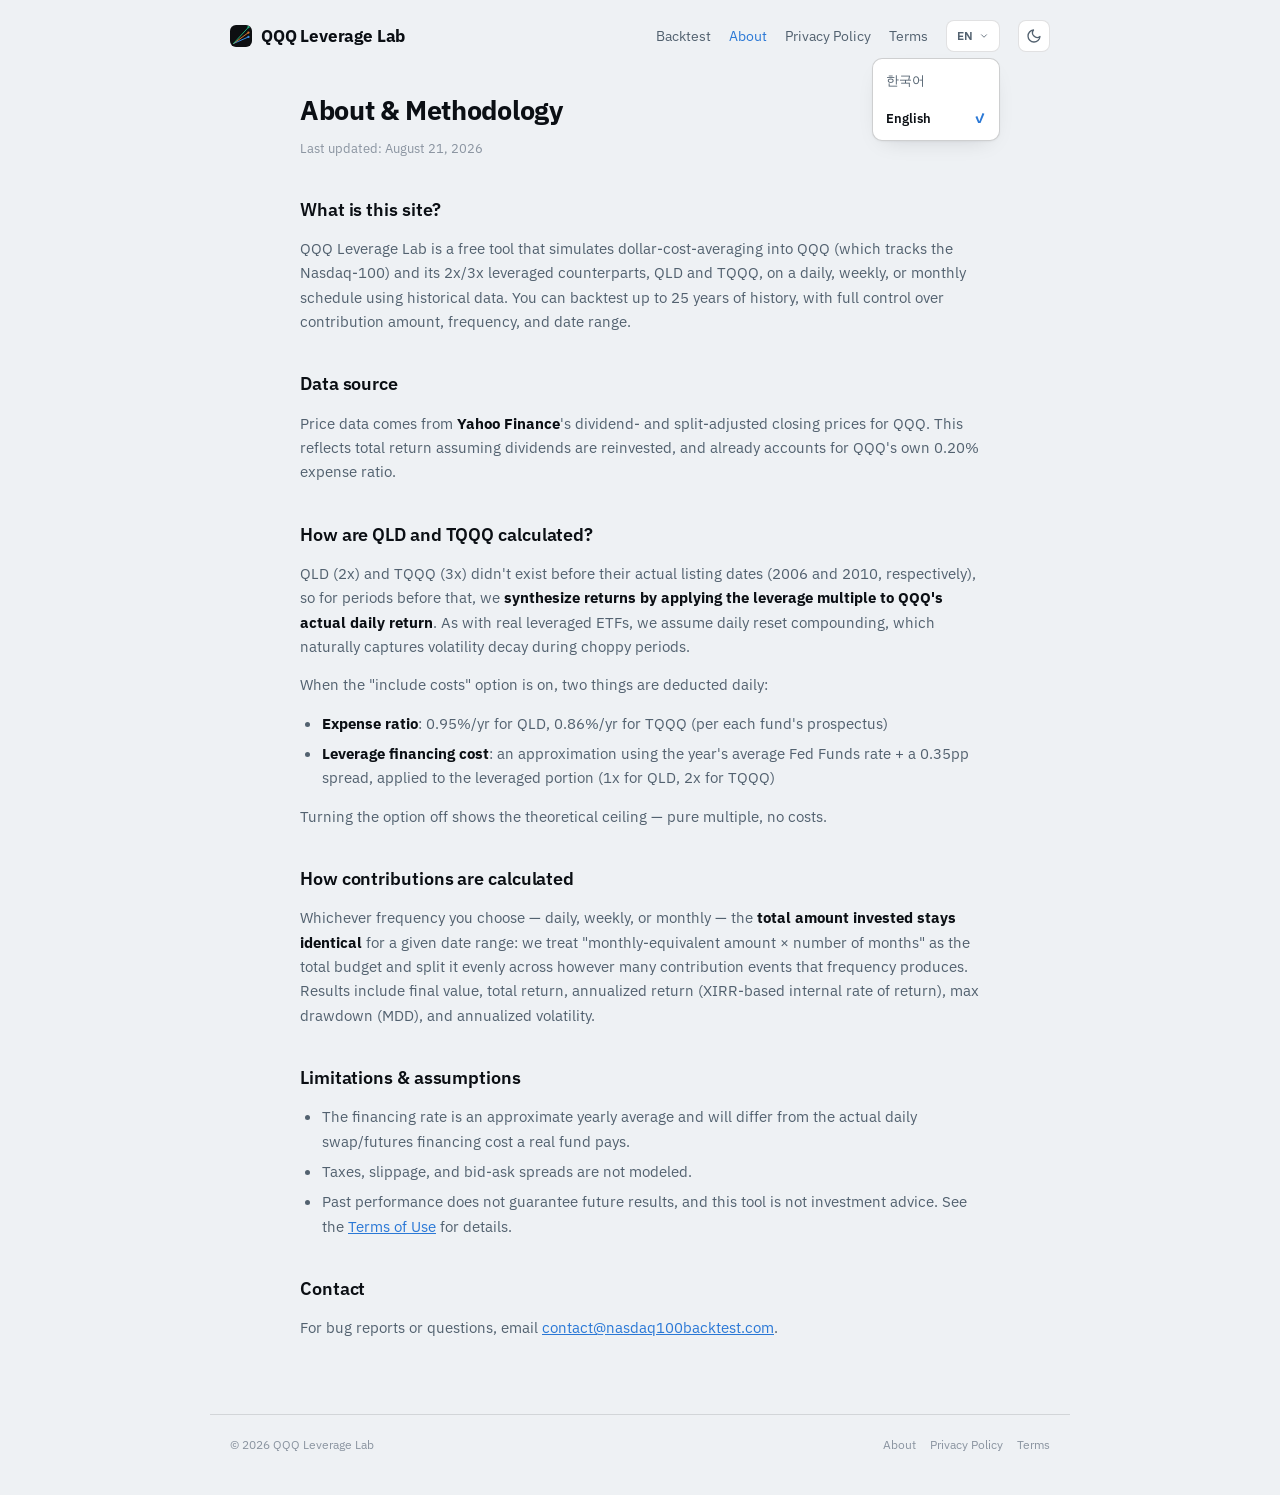
<file: about.html>
<!doctype html>
<html lang="ko">
<head>
<script async src="https://pagead2.googlesyndication.com/pagead/js/adsbygoogle.js?client=ca-pub-5607384951754093" crossorigin="anonymous"></script>
<meta charset="utf-8">
<script async src="https://www.googletagmanager.com/gtag/js?id=G-2SVTT1Y1WP"></script>
<script>
  window.dataLayer = window.dataLayer || [];
  function gtag(){dataLayer.push(arguments);}
  gtag('js', new Date());
  gtag('config', 'G-2SVTT1Y1WP');
</script>
<meta name="naver-site-verification" content="fcc4415f4fab4bbf8a427a726057feadd72a2347" />
<meta name="google-site-verification" content="22jd1Q9gwpfGcwd0MvSlxlhC8mekAJ9CjNMXHGUHASE" />
<script>(function(){var t=localStorage.getItem('theme');if(t==='dark'||t==='light')document.documentElement.setAttribute('data-theme',t);var l=localStorage.getItem('lang');if(!(l==='ko'||l==='en'))l='en';document.documentElement.setAttribute('data-lang',l);document.documentElement.setAttribute('lang',l);})();</script>
<meta name="viewport" content="width=device-width, initial-scale=1">
<title data-i18n="about.title">소개 및 방법론 — QQQ Leverage Lab</title>
<meta name="description" content="QQQ Leverage Lab이 QQQ·QLD·TQQQ 백테스트를 계산하는 방식과 데이터 출처, 가정을 설명합니다." data-i18n-attr="content:about.metaDesc">
<link rel="preconnect" href="https://fonts.googleapis.com">
<link rel="preconnect" href="https://fonts.gstatic.com" crossorigin>
<link href="https://fonts.googleapis.com/css2?family=IBM+Plex+Mono:wght@400;500;600&family=IBM+Plex+Sans:wght@400;500;600;700&display=swap" rel="stylesheet">
<link rel="stylesheet" href="assets/site.css?v4">
<link rel="icon" href="favicon.ico" sizes="32x32">
<link rel="icon" href="assets/favicon.svg" type="image/svg+xml">
<link rel="apple-touch-icon" href="assets/apple-touch-icon.png">
</head>
<body>
  <header class="site-header">
    <a class="brand" href="index.html"><img src="assets/favicon.svg" alt="" class="brand-icon">QQQ Leverage Lab</a>
    <div class="header-right">
    <nav>
      <a href="index.html" data-i18n="nav.backtest">백테스트</a>
      <a href="about.html" aria-current="page" data-i18n="nav.about">소개</a>
      <a href="privacy.html" data-i18n="nav.privacy">개인정보처리방침</a>
      <a href="terms.html" data-i18n="nav.terms">이용약관</a>
    </nav>
    <div class="lang-select">
      <button class="lang-toggle" id="langToggle" type="button" aria-haspopup="listbox" aria-expanded="false" aria-label="Select language">
        <span id="langCurrentLabel">EN</span>
        <svg class="lang-caret" viewBox="0 0 24 24" width="10" height="10" fill="none" stroke="currentColor" stroke-width="2" stroke-linecap="round" stroke-linejoin="round"><path d="M6 9l6 6 6-6"></path></svg>
      </button>
      <div class="lang-menu" id="langMenu" role="listbox" hidden>
        <button class="lang-option" type="button" data-lang-option="ko" role="option">한국어</button>
        <button class="lang-option" type="button" data-lang-option="en" role="option">English</button>
      </div>
    </div>
    <button class="theme-toggle" id="themeToggle" type="button" aria-label="다크모드 전환" data-i18n-attr="aria-label:theme.toggle">
      <svg class="icon-sun" viewBox="0 0 24 24" fill="none" stroke="currentColor" stroke-width="2" stroke-linecap="round" stroke-linejoin="round"><circle cx="12" cy="12" r="4"></circle><path d="M12 2v2M12 20v2M4.93 4.93l1.41 1.41M17.66 17.66l1.41 1.41M2 12h2M20 12h2M6.34 17.66l-1.41 1.41M19.07 4.93l-1.41 1.41"></path></svg>
      <svg class="icon-moon" viewBox="0 0 24 24" fill="none" stroke="currentColor" stroke-width="2" stroke-linecap="round" stroke-linejoin="round"><path d="M21 12.79A9 9 0 1 1 11.21 3 7 7 0 0 0 21 12.79z"></path></svg>
    </button>
  </div>
  </header>

  <main class="prose">
  <div data-i18n-block="ko">
    <h1>소개 및 방법론</h1>
    <p class="updated">최종 수정일: 2026년 8월 21일</p>

    <h2>이 사이트는 무엇인가요?</h2>
    <p>QQQ Leverage Lab은 나스닥100 지수를 추종하는 QQQ와, 이를 2배·3배로 추종하는 레버리지 ETF인 QLD·TQQQ에 매일/매주/매월 적립식으로 투자했을 때의 결과를 과거 데이터로 시뮬레이션하는 무료 도구입니다. 최대 25년치 데이터로 백테스트할 수 있으며, 매수 금액과 주기, 기간을 자유롭게 조절할 수 있습니다.</p>

    <h2>데이터 출처</h2>
    <p>가격 데이터는 <strong>Yahoo Finance</strong>가 제공하는 QQQ의 배당·분할 조정 종가(adjusted close)를 사용합니다. 이 값은 실제 배당금을 재투자했다고 가정했을 때의 총수익 기준 가격이며, QQQ 자체의 운용보수(0.20%)가 이미 반영되어 있습니다.</p>

    <h2>QLD·TQQQ는 어떻게 계산하나요?</h2>
    <p>QLD(2배)와 TQQQ(3배)는 실제 상장일(각각 2006년, 2010년) 이전 구간에서는 존재하지 않았기 때문에, 해당 기간까지 포함해 <strong>QQQ의 실제 일별 수익률에 배율을 곱하는 방식으로 합성</strong>합니다. 실제 레버리지 ETF와 마찬가지로 매일 배율이 재조정(daily reset)된다고 가정하며, 이 과정에서 변동성이 큰 구간의 복리 효과(변동성 감쇠)가 자연스럽게 반영됩니다.</p>
    <p>"비용 반영" 옵션을 켜면 다음 두 가지를 매일 차감합니다.</p>
    <ul>
      <li><strong>운용보수</strong>: QLD 연 0.95%, TQQQ 연 0.86% (공시 기준)</li>
      <li><strong>레버리지 조달비용</strong>: 연도별 평균 Fed Funds 금리 + 0.35%p 스프레드를 배율 초과분(QLD는 1배분, TQQQ는 2배분)에 대해 근사 적용</li>
    </ul>
    <p>옵션을 끄면 비용 없이 배율만 적용한 이론적 상한값을 보여줍니다.</p>

    <h2>적립식 매수 계산 방식</h2>
    <p>매일/매주/매월 중 어떤 주기를 선택해도 선택한 기간의 <strong>총 투자원금은 동일</strong>하도록, "월 환산 투자금액 × 개월 수"를 총예산으로 두고 이를 매수 횟수만큼 균등 분할합니다. 최종 평가금액, 총수익률, 연환산수익률(XIRR 기준 내부수익률), 최대낙폭(MDD), 연율화 변동성을 함께 제공합니다.</p>

    <h2>한계와 가정</h2>
    <ul>
      <li>조달금리는 연도별 평균치의 근사값이며, 실제 상품이 매일 지불하는 스왑·선물 조달비용과는 차이가 있을 수 있습니다.</li>
      <li>세금, 매매 슬리피지, 매수·매도 스프레드는 반영하지 않습니다.</li>
      <li>과거 성과는 미래 수익을 보장하지 않으며, 이 도구는 투자 조언이 아닙니다. 자세한 내용은 <a href="terms.html">이용약관</a>을 참고해 주세요.</li>
    </ul>

    <h2>문의</h2>
    <p>오류 제보나 문의사항은 <a href="mailto:contact@nasdaq100backtest.com">contact@nasdaq100backtest.com</a>으로 보내주세요.</p>
  </div>
  <div data-i18n-block="en" hidden>
    <h1>About &amp; Methodology</h1>
    <p class="updated">Last updated: August 21, 2026</p>

    <h2>What is this site?</h2>
    <p>QQQ Leverage Lab is a free tool that simulates dollar-cost-averaging into QQQ (which tracks the Nasdaq-100) and its 2x/3x leveraged counterparts, QLD and TQQQ, on a daily, weekly, or monthly schedule using historical data. You can backtest up to 25 years of history, with full control over contribution amount, frequency, and date range.</p>

    <h2>Data source</h2>
    <p>Price data comes from <strong>Yahoo Finance</strong>'s dividend- and split-adjusted closing prices for QQQ. This reflects total return assuming dividends are reinvested, and already accounts for QQQ's own 0.20% expense ratio.</p>

    <h2>How are QLD and TQQQ calculated?</h2>
    <p>QLD (2x) and TQQQ (3x) didn't exist before their actual listing dates (2006 and 2010, respectively), so for periods before that, we <strong>synthesize returns by applying the leverage multiple to QQQ's actual daily return</strong>. As with real leveraged ETFs, we assume daily reset compounding, which naturally captures volatility decay during choppy periods.</p>
    <p>When the "include costs" option is on, two things are deducted daily:</p>
    <ul>
      <li><strong>Expense ratio</strong>: 0.95%/yr for QLD, 0.86%/yr for TQQQ (per each fund's prospectus)</li>
      <li><strong>Leverage financing cost</strong>: an approximation using the year's average Fed Funds rate + a 0.35pp spread, applied to the leveraged portion (1x for QLD, 2x for TQQQ)</li>
    </ul>
    <p>Turning the option off shows the theoretical ceiling — pure multiple, no costs.</p>

    <h2>How contributions are calculated</h2>
    <p>Whichever frequency you choose — daily, weekly, or monthly — the <strong>total amount invested stays identical</strong> for a given date range: we treat "monthly-equivalent amount × number of months" as the total budget and split it evenly across however many contribution events that frequency produces. Results include final value, total return, annualized return (XIRR-based internal rate of return), max drawdown (MDD), and annualized volatility.</p>

    <h2>Limitations &amp; assumptions</h2>
    <ul>
      <li>The financing rate is an approximate yearly average and will differ from the actual daily swap/futures financing cost a real fund pays.</li>
      <li>Taxes, slippage, and bid-ask spreads are not modeled.</li>
      <li>Past performance does not guarantee future results, and this tool is not investment advice. See the <a href="terms.html">Terms of Use</a> for details.</li>
    </ul>

    <h2>Contact</h2>
    <p>For bug reports or questions, email <a href="mailto:contact@nasdaq100backtest.com">contact@nasdaq100backtest.com</a>.</p>
  </div>
  </main>

  <footer class="site-footer">
    <span data-i18n="footer.copyright">© 2026 QQQ Leverage Lab</span>
    <nav>
      <a href="about.html" data-i18n="nav.about">소개</a>
      <a href="privacy.html" data-i18n="nav.privacy">개인정보처리방침</a>
      <a href="terms.html" data-i18n="nav.terms">이용약관</a>
    </nav>
  </footer>
<script src="assets/i18n-dict.js?v3" defer></script>
<script src="assets/i18n.js?v3" defer></script>
<script src="assets/theme.js?v3" defer></script>
</body>
</html>
</file>
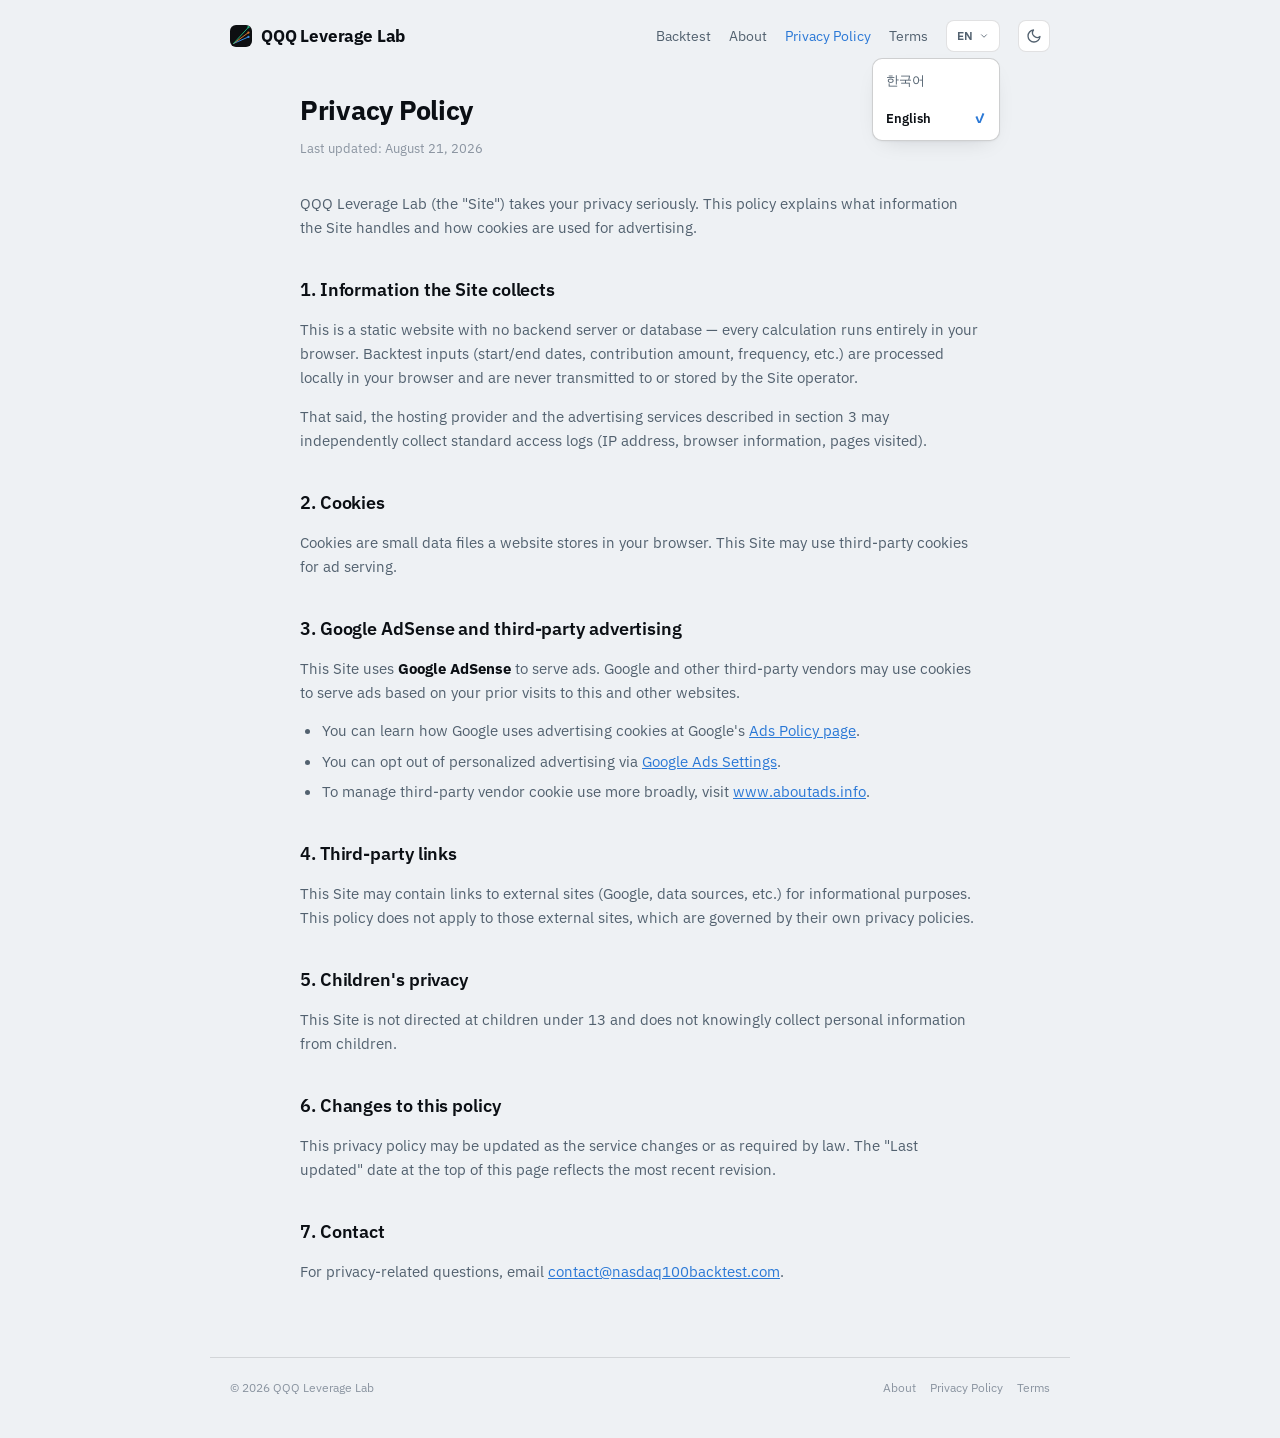
<file: privacy.html>
<!doctype html>
<html lang="ko">
<head>
<script async src="https://pagead2.googlesyndication.com/pagead/js/adsbygoogle.js?client=ca-pub-5607384951754093" crossorigin="anonymous"></script>
<meta charset="utf-8">
<script async src="https://www.googletagmanager.com/gtag/js?id=G-2SVTT1Y1WP"></script>
<script>
  window.dataLayer = window.dataLayer || [];
  function gtag(){dataLayer.push(arguments);}
  gtag('js', new Date());
  gtag('config', 'G-2SVTT1Y1WP');
</script>
<meta name="naver-site-verification" content="fcc4415f4fab4bbf8a427a726057feadd72a2347" />
<meta name="google-site-verification" content="22jd1Q9gwpfGcwd0MvSlxlhC8mekAJ9CjNMXHGUHASE" />
<script>(function(){var t=localStorage.getItem('theme');if(t==='dark'||t==='light')document.documentElement.setAttribute('data-theme',t);var l=localStorage.getItem('lang');if(!(l==='ko'||l==='en'))l='en';document.documentElement.setAttribute('data-lang',l);document.documentElement.setAttribute('lang',l);})();</script>
<meta name="viewport" content="width=device-width, initial-scale=1">
<title data-i18n="privacy.title">개인정보처리방침 — QQQ Leverage Lab</title>
<meta name="description" content="QQQ Leverage Lab의 개인정보 수집·이용, 쿠키 및 광고 관련 방침을 안내합니다." data-i18n-attr="content:privacy.metaDesc">
<link rel="preconnect" href="https://fonts.googleapis.com">
<link rel="preconnect" href="https://fonts.gstatic.com" crossorigin>
<link href="https://fonts.googleapis.com/css2?family=IBM+Plex+Mono:wght@400;500;600&family=IBM+Plex+Sans:wght@400;500;600;700&display=swap" rel="stylesheet">
<link rel="stylesheet" href="assets/site.css?v4">
<link rel="icon" href="favicon.ico" sizes="32x32">
<link rel="icon" href="assets/favicon.svg" type="image/svg+xml">
<link rel="apple-touch-icon" href="assets/apple-touch-icon.png">
</head>
<body>
  <header class="site-header">
    <a class="brand" href="index.html"><img src="assets/favicon.svg" alt="" class="brand-icon">QQQ Leverage Lab</a>
    <div class="header-right">
    <nav>
      <a href="index.html" data-i18n="nav.backtest">백테스트</a>
      <a href="about.html" data-i18n="nav.about">소개</a>
      <a href="privacy.html" aria-current="page" data-i18n="nav.privacy">개인정보처리방침</a>
      <a href="terms.html" data-i18n="nav.terms">이용약관</a>
    </nav>
    <div class="lang-select">
      <button class="lang-toggle" id="langToggle" type="button" aria-haspopup="listbox" aria-expanded="false" aria-label="Select language">
        <span id="langCurrentLabel">EN</span>
        <svg class="lang-caret" viewBox="0 0 24 24" width="10" height="10" fill="none" stroke="currentColor" stroke-width="2" stroke-linecap="round" stroke-linejoin="round"><path d="M6 9l6 6 6-6"></path></svg>
      </button>
      <div class="lang-menu" id="langMenu" role="listbox" hidden>
        <button class="lang-option" type="button" data-lang-option="ko" role="option">한국어</button>
        <button class="lang-option" type="button" data-lang-option="en" role="option">English</button>
      </div>
    </div>
    <button class="theme-toggle" id="themeToggle" type="button" aria-label="다크모드 전환" data-i18n-attr="aria-label:theme.toggle">
      <svg class="icon-sun" viewBox="0 0 24 24" fill="none" stroke="currentColor" stroke-width="2" stroke-linecap="round" stroke-linejoin="round"><circle cx="12" cy="12" r="4"></circle><path d="M12 2v2M12 20v2M4.93 4.93l1.41 1.41M17.66 17.66l1.41 1.41M2 12h2M20 12h2M6.34 17.66l-1.41 1.41M19.07 4.93l-1.41 1.41"></path></svg>
      <svg class="icon-moon" viewBox="0 0 24 24" fill="none" stroke="currentColor" stroke-width="2" stroke-linecap="round" stroke-linejoin="round"><path d="M21 12.79A9 9 0 1 1 11.21 3 7 7 0 0 0 21 12.79z"></path></svg>
    </button>
  </div>
  </header>

  <main class="prose">
  <div data-i18n-block="ko">
    <h1>개인정보처리방침</h1>
    <p class="updated">최종 수정일: 2026년 8월 21일</p>

    <p>QQQ Leverage Lab(이하 "사이트")은 이용자의 개인정보를 소중히 다룹니다. 이 방침은 사이트가 어떤 정보를 다루는지, 광고 서비스에서 쿠키가 어떻게 쓰이는지 설명합니다.</p>

    <h2>1. 사이트가 수집하는 정보</h2>
    <p>이 사이트는 별도의 서버나 데이터베이스 없이 브라우저에서 모든 계산이 이루어지는 정적(static) 웹사이트입니다. 백테스트 시작일·종료일·매수 금액·주기 등 입력값은 이용자의 브라우저 안에서만 처리되며, 사이트 운영자에게 전송되거나 저장되지 않습니다.</p>
    <p>다만 호스팅 제공업체 및 아래 3항의 광고 서비스는 표준적인 접속 로그(IP 주소, 브라우저 정보, 방문 페이지 등)를 자체적으로 수집할 수 있습니다.</p>

    <h2>2. 쿠키</h2>
    <p>쿠키는 웹사이트가 이용자의 브라우저에 저장하는 작은 데이터 파일입니다. 이 사이트는 광고 게재를 위해 제3자 쿠키를 사용할 수 있습니다.</p>

    <h2>3. Google AdSense 및 제3자 광고</h2>
    <p>이 사이트는 광고 게재를 위해 <strong>Google AdSense</strong>를 사용합니다. Google을 비롯한 제3자 광고 벤더는 쿠키를 사용해 이용자가 이 사이트 및 다른 사이트를 방문한 기록을 바탕으로 맞춤형 광고를 게재할 수 있습니다.</p>
    <ul>
      <li>Google의 광고 쿠키 사용 방식은 <a href="https://policies.google.com/technologies/ads" target="_blank" rel="noopener">Google 광고 정책 페이지</a>에서 확인할 수 있습니다.</li>
      <li>맞춤형 광고를 원하지 않는 경우 <a href="https://adssettings.google.com" target="_blank" rel="noopener">Google 광고 설정</a>에서 비활성화할 수 있습니다.</li>
      <li>제3자 벤더의 쿠키 사용을 전반적으로 관리하려면 <a href="https://www.aboutads.info/choices/" target="_blank" rel="noopener">www.aboutads.info</a>를 방문해 주세요.</li>
    </ul>

    <h2>4. 제3자 링크</h2>
    <p>이 사이트는 정보 제공을 위해 외부 사이트(Google, 데이터 출처 등)로 연결되는 링크를 포함할 수 있습니다. 연결된 외부 사이트의 개인정보 처리에 대해서는 이 방침이 적용되지 않으며, 각 사이트의 자체 방침을 따릅니다.</p>

    <h2>5. 아동의 개인정보</h2>
    <p>이 사이트는 만 14세 미만 아동을 대상으로 하지 않으며, 아동으로부터 고의로 개인정보를 수집하지 않습니다.</p>

    <h2>6. 방침의 변경</h2>
    <p>이 개인정보처리방침은 서비스 변경 또는 법령 개정에 따라 수정될 수 있으며, 변경 시 이 페이지에 게시된 "최종 수정일"이 갱신됩니다.</p>

    <h2>7. 문의</h2>
    <p>개인정보와 관련한 문의는 <a href="mailto:contact@nasdaq100backtest.com">contact@nasdaq100backtest.com</a>으로 연락해 주세요.</p>
  </div>
  <div data-i18n-block="en" hidden>
    <h1>Privacy Policy</h1>
    <p class="updated">Last updated: August 21, 2026</p>

    <p>QQQ Leverage Lab (the "Site") takes your privacy seriously. This policy explains what information the Site handles and how cookies are used for advertising.</p>

    <h2>1. Information the Site collects</h2>
    <p>This is a static website with no backend server or database — every calculation runs entirely in your browser. Backtest inputs (start/end dates, contribution amount, frequency, etc.) are processed locally in your browser and are never transmitted to or stored by the Site operator.</p>
    <p>That said, the hosting provider and the advertising services described in section 3 may independently collect standard access logs (IP address, browser information, pages visited).</p>

    <h2>2. Cookies</h2>
    <p>Cookies are small data files a website stores in your browser. This Site may use third-party cookies for ad serving.</p>

    <h2>3. Google AdSense and third-party advertising</h2>
    <p>This Site uses <strong>Google AdSense</strong> to serve ads. Google and other third-party vendors may use cookies to serve ads based on your prior visits to this and other websites.</p>
    <ul>
      <li>You can learn how Google uses advertising cookies at Google's <a href="https://policies.google.com/technologies/ads" target="_blank" rel="noopener">Ads Policy page</a>.</li>
      <li>You can opt out of personalized advertising via <a href="https://adssettings.google.com" target="_blank" rel="noopener">Google Ads Settings</a>.</li>
      <li>To manage third-party vendor cookie use more broadly, visit <a href="https://www.aboutads.info/choices/" target="_blank" rel="noopener">www.aboutads.info</a>.</li>
    </ul>

    <h2>4. Third-party links</h2>
    <p>This Site may contain links to external sites (Google, data sources, etc.) for informational purposes. This policy does not apply to those external sites, which are governed by their own privacy policies.</p>

    <h2>5. Children's privacy</h2>
    <p>This Site is not directed at children under 13 and does not knowingly collect personal information from children.</p>

    <h2>6. Changes to this policy</h2>
    <p>This privacy policy may be updated as the service changes or as required by law. The "Last updated" date at the top of this page reflects the most recent revision.</p>

    <h2>7. Contact</h2>
    <p>For privacy-related questions, email <a href="mailto:contact@nasdaq100backtest.com">contact@nasdaq100backtest.com</a>.</p>
  </div>
  </main>

  <footer class="site-footer">
    <span data-i18n="footer.copyright">© 2026 QQQ Leverage Lab</span>
    <nav>
      <a href="about.html" data-i18n="nav.about">소개</a>
      <a href="privacy.html" data-i18n="nav.privacy">개인정보처리방침</a>
      <a href="terms.html" data-i18n="nav.terms">이용약관</a>
    </nav>
  </footer>
<script src="assets/i18n-dict.js?v3" defer></script>
<script src="assets/i18n.js?v3" defer></script>
<script src="assets/theme.js?v3" defer></script>
</body>
</html>
</file>
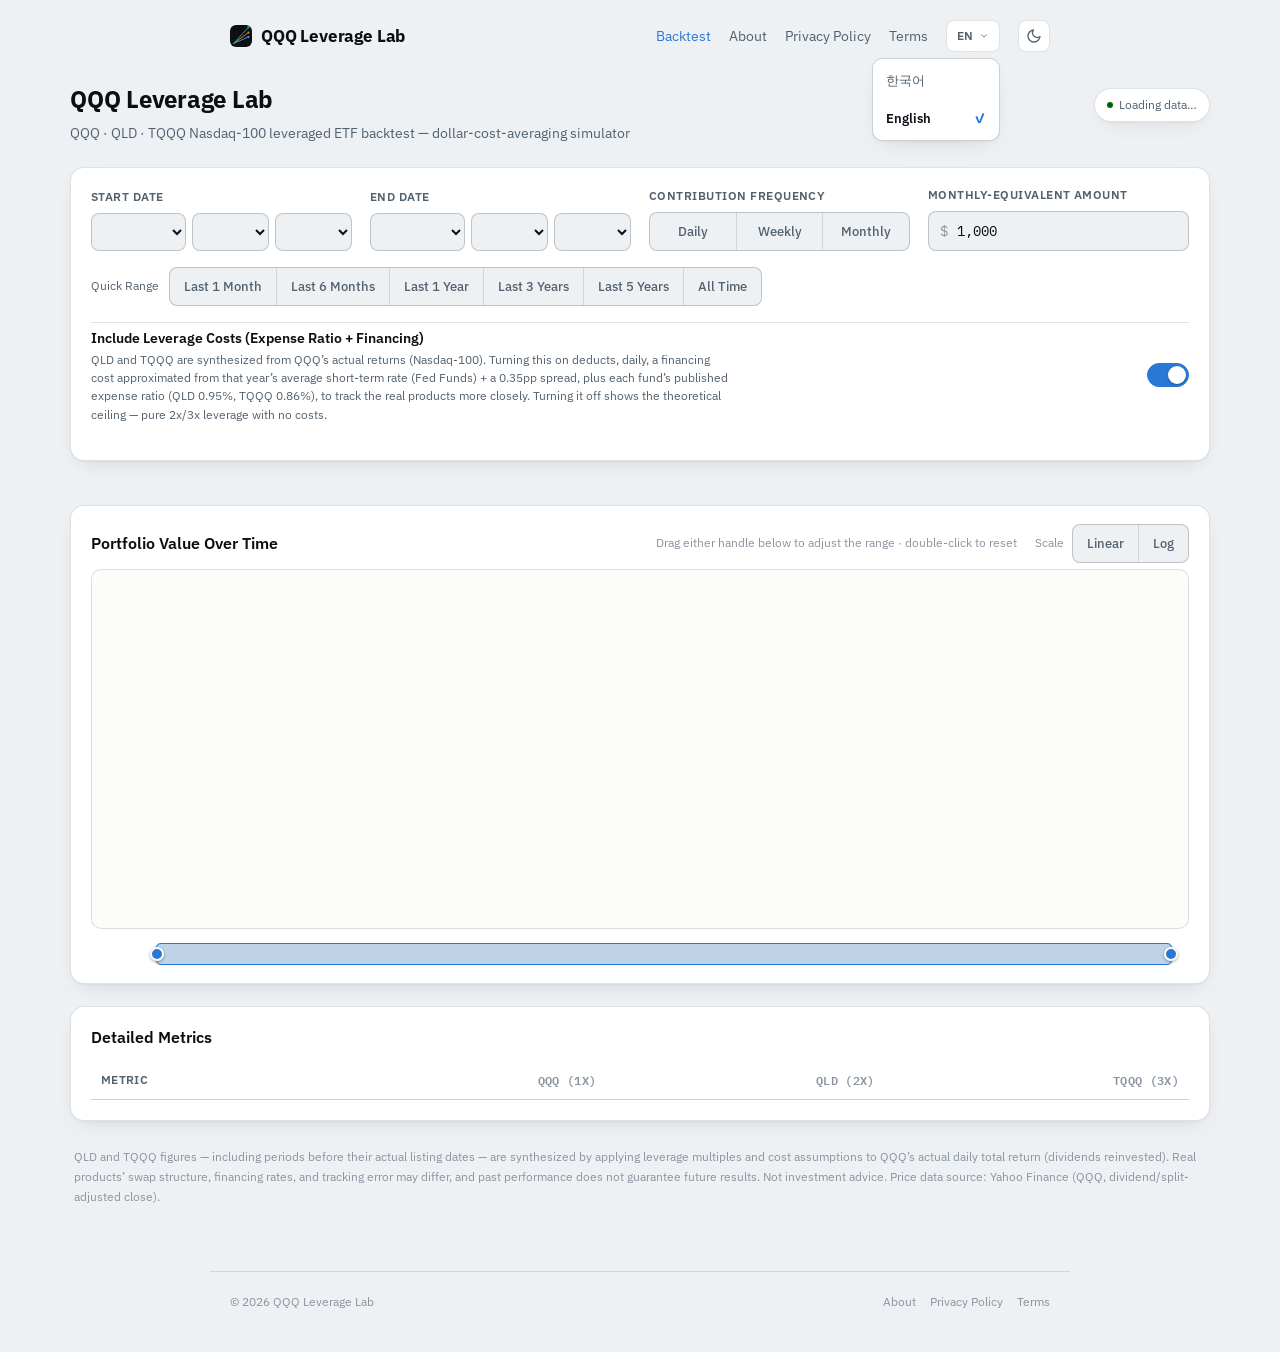
<file: template.html>
<!doctype html>
<html lang="ko">
<head>
<script async src="https://pagead2.googlesyndication.com/pagead/js/adsbygoogle.js?client=ca-pub-5607384951754093" crossorigin="anonymous"></script>
<meta charset="utf-8">
<script async src="https://www.googletagmanager.com/gtag/js?id=G-2SVTT1Y1WP"></script>
<script>
  window.dataLayer = window.dataLayer || [];
  function gtag(){dataLayer.push(arguments);}
  gtag('js', new Date());
  gtag('config', 'G-2SVTT1Y1WP');
</script>
<meta name="naver-site-verification" content="fcc4415f4fab4bbf8a427a726057feadd72a2347" />
<meta name="google-site-verification" content="22jd1Q9gwpfGcwd0MvSlxlhC8mekAJ9CjNMXHGUHASE" />
<script>(function(){var t=localStorage.getItem('theme');if(t==='dark'||t==='light')document.documentElement.setAttribute('data-theme',t);var l=localStorage.getItem('lang');if(!(l==='ko'||l==='en'))l='en';document.documentElement.setAttribute('data-lang',l);document.documentElement.setAttribute('lang',l);})();</script>
<meta name="viewport" content="width=device-width, initial-scale=1">
<title data-i18n="tool.title">QQQ Leverage Lab — 나스닥100 레버리지 ETF 백테스트</title>
<meta name="description" content="QQQ·QLD·TQQQ 나스닥100 레버리지 ETF에 매일/매주/매월 적립식으로 투자했을 때의 결과를 최대 25년치 실데이터로 백테스트해보세요." data-i18n-attr="content:tool.metaDesc">
<link rel="preconnect" href="https://fonts.googleapis.com">
<link rel="preconnect" href="https://fonts.gstatic.com" crossorigin>
<link href="https://fonts.googleapis.com/css2?family=IBM+Plex+Mono:wght@400;500;600&family=IBM+Plex+Sans:wght@400;500;600;700&display=swap" rel="stylesheet">
<link rel="stylesheet" href="assets/site.css?v4">
<link rel="icon" href="favicon.ico" sizes="32x32">
<link rel="icon" href="assets/favicon.svg" type="image/svg+xml">
<link rel="apple-touch-icon" href="assets/apple-touch-icon.png">
<style>
  :root {
    color-scheme: light;
    --bg: #eef1f4;
    --surface: #ffffff;
    --surface-2: #e3e8ec;
    --text: #0b0f14;
    --text-dim: #52616f;
    --muted: #8a94a0;
    --border: rgba(11,15,20,0.12);
    --border-strong: rgba(11,15,20,0.20);
    --accent: #2a78d6;
    --accent-ink: #ffffff;
    --chart-surface: #fcfcfb;
    --grid: #e1e0d9;
    --axis: #c3c2b7;
    --series-1: #2a78d6;
    --series-2: #eb6834;
    --series-3: #1baf7a;
    --good: #006300;
    --critical: #d03b3b;
    --warning: #a86a00;
    --shadow: 0 1px 2px rgba(11,15,20,0.04), 0 8px 24px -12px rgba(11,15,20,0.18);
  }
  @media (prefers-color-scheme: dark) {
    :root:not([data-theme="light"]) {
      color-scheme: dark;
      --bg: #0d0f11;
      --surface: #171b1e;
      --surface-2: #1f242a;
      --text: #f2f4f6;
      --text-dim: #a9b3bd;
      --muted: #7d8791;
      --border: rgba(255,255,255,0.12);
      --border-strong: rgba(255,255,255,0.22);
      --accent: #4c95ea;
      --accent-ink: #08121c;
      --chart-surface: #1a1a19;
      --grid: #2c2c2a;
      --axis: #45453f;
      --series-1: #3987e5;
      --series-2: #d9772f;
      --series-3: #22b17c;
      --good: #0ca30c;
      --critical: #e66767;
      --warning: #e0a12b;
      --shadow: 0 1px 2px rgba(0,0,0,0.3), 0 8px 24px -12px rgba(0,0,0,0.5);
    }
  }
  :root[data-theme="dark"] {
    color-scheme: dark;
    --bg: #0d0f11;
    --surface: #171b1e;
    --surface-2: #1f242a;
    --text: #f2f4f6;
    --text-dim: #a9b3bd;
    --muted: #7d8791;
    --border: rgba(255,255,255,0.12);
    --border-strong: rgba(255,255,255,0.22);
    --accent: #4c95ea;
    --accent-ink: #08121c;
    --chart-surface: #1a1a19;
    --grid: #2c2c2a;
    --axis: #45453f;
    --series-1: #3987e5;
    --series-2: #d9772f;
    --series-3: #22b17c;
    --good: #0ca30c;
    --critical: #e66767;
    --warning: #e0a12b;
    --shadow: 0 1px 2px rgba(0,0,0,0.3), 0 8px 24px -12px rgba(0,0,0,0.5);
  }

  * { box-sizing: border-box; }
  body {
    margin: 0;
    background: var(--bg);
    color: var(--text);
    font-family: "IBM Plex Sans", system-ui, -apple-system, "Segoe UI", sans-serif;
    -webkit-font-smoothing: antialiased;
  }
  .num { font-family: "IBM Plex Mono", ui-monospace, monospace; }
  .tabular { font-variant-numeric: tabular-nums; }

  .wrap {
    max-width: 1180px;
    margin: 0 auto;
    padding: 28px 20px 64px;
    display: flex;
    flex-direction: column;
    gap: 22px;
  }

  header.top {
    display: flex;
    align-items: baseline;
    justify-content: space-between;
    gap: 16px;
    flex-wrap: wrap;
  }
  header.top .title-block h1 {
    margin: 0 0 4px;
    font-size: 1.5rem;
    font-weight: 700;
    letter-spacing: -0.01em;
    text-wrap: balance;
  }
  header.top .title-block p {
    margin: 0;
    color: var(--text-dim);
    font-size: 0.88rem;
  }
  .asof-pill {
    display: inline-flex;
    align-items: center;
    gap: 6px;
    padding: 6px 12px;
    border-radius: 999px;
    background: var(--surface);
    border: 1px solid var(--border);
    font-size: 0.76rem;
    color: var(--text-dim);
    white-space: nowrap;
    box-shadow: var(--shadow);
  }
  .asof-pill .dot {
    width: 6px; height: 6px; border-radius: 50%;
    background: var(--good);
  }

  .card {
    background: var(--surface);
    border: 1px solid var(--border);
    border-radius: 14px;
    box-shadow: var(--shadow);
  }

  /* ---- controls ---- */
  .controls {
    padding: 18px 20px 20px;
    display: flex;
    flex-direction: column;
    gap: 16px;
  }
  .controls-grid {
    display: grid;
    grid-template-columns: repeat(auto-fit, minmax(180px, 1fr));
    gap: 14px 18px;
    align-items: end;
  }
  .field {
    display: flex;
    flex-direction: column;
    gap: 6px;
    min-width: 0;
  }
  .field label {
    font-size: 0.74rem;
    font-weight: 600;
    color: var(--text-dim);
    text-transform: uppercase;
    letter-spacing: 0.04em;
  }
  .field input[type="date"],
  .field input[type="number"],
  input.amount-field {
    font: inherit;
    font-family: "IBM Plex Mono", monospace;
    font-size: 0.86rem;
    padding: 8px 10px;
    border-radius: 8px;
    border: 1px solid var(--border-strong);
    background: var(--bg);
    color: var(--text);
    width: 100%;
  }
  .field input[type="number"] {
    font-family: "IBM Plex Mono", monospace;
  }
  .date-select-row {
    display: flex;
    gap: 6px;
  }
  select.date-select {
    font: inherit;
    font-family: "IBM Plex Mono", monospace;
    font-size: 0.86rem;
    padding: 8px 8px;
    border-radius: 8px;
    border: 1px solid var(--border-strong);
    background: var(--bg);
    color: var(--text);
    min-width: 0;
  }
  select.date-select.y { flex: 1.3; }
  select.date-select.m { flex: 1; }
  select.date-select.d { flex: 1; }

  .amount-input {
    position: relative;
    display: flex;
    align-items: center;
  }
  .amount-input .prefix {
    position: absolute;
    left: 12px;
    color: var(--muted);
    font-family: "IBM Plex Mono", monospace;
    font-size: 0.86rem;
    pointer-events: none;
  }
  .amount-input .amount-field { padding-left: 28px; }

  .seg {
    display: inline-flex;
    border: 1px solid var(--border-strong);
    border-radius: 8px;
    overflow: hidden;
    background: var(--bg);
    width: fit-content;
  }
  .seg button {
    font: inherit;
    font-size: 0.82rem;
    font-weight: 500;
    padding: 8px 14px;
    border: none;
    background: transparent;
    color: var(--text-dim);
    cursor: pointer;
    border-right: 1px solid var(--border);
    transition: background 0.12s, color 0.12s;
  }
  .seg button:last-child { border-right: none; }
  .seg button:hover { background: var(--surface-2); }
  .seg button.active {
    background: var(--accent);
    color: var(--accent-ink);
  }
  .seg.wide { width: 100%; }
  .seg.wide button { flex: 1; text-align: center; }

  .subrow {
    display: flex;
    align-items: center;
    gap: 10px;
    flex-wrap: wrap;
  }
  .subrow .subrow-label {
    font-size: 0.78rem;
    color: var(--text-dim);
    white-space: nowrap;
  }

  .toggle-row {
    display: flex;
    align-items: center;
    justify-content: space-between;
    gap: 12px;
    padding-top: 4px;
    border-top: 1px solid var(--border);
  }
  .toggle-row .toggle-text { display: flex; flex-direction: column; gap: 2px; max-width: 640px; }
  .toggle-row .toggle-text strong { font-size: 0.86rem; font-weight: 600; }
  .toggle-row .toggle-text span { font-size: 0.76rem; color: var(--text-dim); line-height: 1.5; }

  .switch {
    position: relative;
    width: 42px; height: 24px;
    flex: none;
    border-radius: 999px;
    background: var(--surface-2);
    border: 1px solid var(--border-strong);
    cursor: pointer;
    transition: background 0.15s;
  }
  .switch.on { background: var(--accent); border-color: var(--accent); }
  .switch .knob {
    position: absolute;
    top: 2px; left: 2px;
    width: 18px; height: 18px;
    border-radius: 50%;
    background: #fff;
    box-shadow: 0 1px 2px rgba(0,0,0,0.3);
    transition: transform 0.15s;
  }
  .switch.on .knob { transform: translateX(18px); }

  .invested-note {
    font-size: 0.76rem;
    color: var(--muted);
  }
  .invested-note .num { color: var(--text-dim); font-weight: 500; }

  /* ---- summary cards ---- */
  .fund-grid {
    display: grid;
    grid-template-columns: repeat(3, 1fr);
    gap: 14px;
  }
  @media (max-width: 820px) {
    .fund-grid { grid-template-columns: 1fr; }
  }
  .fund-card {
    padding: 18px 18px 16px;
    display: flex;
    flex-direction: column;
    gap: 14px;
  }
  .fund-card .fund-head {
    display: flex;
    align-items: center;
    gap: 10px;
  }
  .fund-swatch {
    width: 10px; height: 10px; border-radius: 3px;
    flex: none;
  }
  .fund-head h3 {
    margin: 0;
    font-size: 0.98rem;
    font-weight: 600;
  }
  .lev-chip {
    margin-left: auto;
    font-size: 0.7rem;
    font-weight: 600;
    padding: 3px 8px;
    border-radius: 999px;
    background: var(--surface-2);
    color: var(--text-dim);
    font-family: "IBM Plex Mono", monospace;
  }
  .fund-value {
    font-size: 1.65rem;
    font-weight: 700;
    letter-spacing: -0.01em;
  }
  .fund-sub {
    font-size: 0.78rem;
    color: var(--text-dim);
  }
  .stat-line {
    display: flex;
    justify-content: space-between;
    font-size: 0.8rem;
    padding: 6px 0;
    border-top: 1px solid var(--border);
  }
  .stat-line .k { color: var(--text-dim); }
  .stat-line .v { font-family: "IBM Plex Mono", monospace; font-weight: 500; }
  .pos { color: var(--good); }
  .neg { color: var(--critical); }

  /* ---- chart card ---- */
  .chart-card { padding: 18px 20px 12px; }
  .chart-head {
    display: flex;
    align-items: center;
    justify-content: space-between;
    gap: 12px;
    flex-wrap: wrap;
    margin-bottom: 6px;
  }
  .chart-head h2 { margin: 0; font-size: 1rem; font-weight: 600; }
  .legend {
    display: flex;
    gap: 16px;
    flex-wrap: wrap;
  }
  .legend button {
    display: flex;
    align-items: center;
    gap: 7px;
    font: inherit;
    font-size: 0.8rem;
    color: var(--text-dim);
    background: none;
    border: none;
    cursor: pointer;
    padding: 4px 2px;
  }
  .legend button.off { opacity: 0.38; }
  .legend .key {
    width: 14px; height: 2px; border-radius: 2px;
  }
  .chart-wrap {
    position: relative;
    width: 100%;
    height: 360px;
    background: var(--chart-surface);
    border-radius: 10px;
    border: 1px solid var(--border);
    overflow: hidden;
  }
  canvas#chart { display: block; width: 100%; height: 100%; cursor: crosshair; position: relative; z-index: 1; }
  canvas#crosshairCanvas {
    position: absolute;
    inset: 0;
    width: 100%;
    height: 100%;
    pointer-events: none;
    z-index: 2;
  }
  .chart-hint {
    font-size: 0.72rem;
    color: var(--muted);
  }

  .brush-wrap {
    padding: 14px 16px 2px 64px;
  }
  .brush-track {
    position: relative;
    height: 22px;
    background: var(--surface-2);
    border: 1px solid var(--border);
    border-radius: 5px;
  }
  .brush-range {
    position: absolute;
    top: -1px;
    bottom: -1px;
    left: 0;
    right: 0;
    background: color-mix(in srgb, var(--accent) 20%, transparent);
    border: 1px solid var(--accent);
    border-radius: 5px;
    cursor: grab;
  }
  .brush-range.dragging { cursor: grabbing; }
  .brush-handle {
    position: absolute;
    top: 50%;
    width: 14px;
    height: 14px;
    border-radius: 50%;
    background: var(--accent);
    border: 2px solid var(--chart-surface);
    box-shadow: 0 1px 3px rgba(0,0,0,0.35);
    cursor: ew-resize;
    touch-action: none;
  }
  .brush-handle[data-handle="left"] { left: 0; transform: translate(-50%, -50%); }
  .brush-handle[data-handle="right"] { left: 100%; transform: translate(-50%, -50%); }
  .brush-tip {
    position: absolute;
    bottom: 100%;
    left: 50%;
    transform: translateX(-50%);
    margin-bottom: 9px;
    background: var(--surface);
    border: 1px solid var(--border-strong);
    border-radius: 6px;
    padding: 3px 8px;
    font-size: 0.72rem;
    font-family: "IBM Plex Mono", monospace;
    font-weight: 600;
    color: var(--text);
    white-space: nowrap;
    box-shadow: var(--shadow);
    opacity: 0;
    pointer-events: none;
    transition: opacity 0.1s;
  }
  .brush-tip.show { opacity: 1; }
  .brush-labels {
    display: flex;
    justify-content: space-between;
    font-size: 0.68rem;
    color: var(--muted);
    font-family: "IBM Plex Mono", monospace;
    margin-top: 4px;
  }
  .tooltip {
    position: absolute;
    pointer-events: none;
    background: var(--surface);
    border: 1px solid var(--border-strong);
    border-radius: 8px;
    padding: 8px 10px;
    font-size: 0.76rem;
    box-shadow: var(--shadow);
    opacity: 0;
    transition: opacity 0.08s;
    z-index: 5;
    min-width: 150px;
  }
  .tooltip.show { opacity: 1; }
  .tooltip .tt-date {
    font-family: "IBM Plex Mono", monospace;
    color: var(--text-dim);
    margin-bottom: 6px;
    font-size: 0.72rem;
  }
  .tooltip .tt-row {
    display: flex;
    align-items: center;
    gap: 6px;
    justify-content: space-between;
    padding: 2px 0;
  }
  .tooltip .tt-row .tt-key { display: flex; align-items: center; gap: 6px; color: var(--text-dim); }
  .tooltip .tt-line { width: 10px; height: 2px; border-radius: 2px; flex: none; }
  .tooltip .tt-val { font-family: "IBM Plex Mono", monospace; font-weight: 600; }

  .scale-toggle { display:flex; align-items:center; gap:8px; }
  .scale-toggle span { font-size: 0.74rem; color: var(--muted); }

  /* ---- stats table ---- */
  .table-card { padding: 18px 20px 20px; }
  .table-card h2 { margin: 0 0 12px; font-size: 1rem; font-weight: 600; }
  .stats-table-wrap { overflow-x: auto; }
  table.stats {
    width: 100%;
    border-collapse: collapse;
    font-size: 0.82rem;
    min-width: 520px;
  }
  table.stats th, table.stats td {
    text-align: right;
    padding: 9px 10px;
    border-bottom: 1px solid var(--border);
    font-family: "IBM Plex Mono", monospace;
    white-space: nowrap;
  }
  table.stats th:first-child, table.stats td:first-child {
    text-align: left;
    font-family: "IBM Plex Sans", sans-serif;
    color: var(--text-dim);
  }
  table.stats thead th {
    font-size: 0.72rem;
    text-transform: uppercase;
    letter-spacing: 0.03em;
    color: var(--muted);
    font-weight: 600;
    border-bottom: 1px solid var(--border-strong);
  }
  table.stats tbody th {
    font-weight: 600;
    color: var(--text);
  }
  .th-key {
    display: flex;
    align-items: center;
    gap: 7px;
  }
  .th-key .fund-swatch { width: 8px; height: 8px; }

  footer.note {
    font-size: 0.74rem;
    color: var(--muted);
    line-height: 1.7;
    padding: 4px 4px 0;
  }
  footer.note a { color: var(--text-dim); }

  @media (prefers-reduced-motion: reduce) {
    * { transition: none !important; animation: none !important; }
  }
</style>
</head>
<body>

<header class="site-header">
  <a class="brand" href="index.html"><img src="assets/favicon.svg" alt="" class="brand-icon">QQQ Leverage Lab</a>
  <div class="header-right">
    <nav>
    <a href="index.html" aria-current="page" data-i18n="nav.backtest">백테스트</a>
    <a href="about.html" data-i18n="nav.about">소개</a>
    <a href="privacy.html" data-i18n="nav.privacy">개인정보처리방침</a>
    <a href="terms.html" data-i18n="nav.terms">이용약관</a>
  </nav>
    <div class="lang-select">
      <button class="lang-toggle" id="langToggle" type="button" aria-haspopup="listbox" aria-expanded="false" aria-label="Select language">
        <span id="langCurrentLabel">EN</span>
        <svg class="lang-caret" viewBox="0 0 24 24" width="10" height="10" fill="none" stroke="currentColor" stroke-width="2" stroke-linecap="round" stroke-linejoin="round"><path d="M6 9l6 6 6-6"></path></svg>
      </button>
      <div class="lang-menu" id="langMenu" role="listbox" hidden>
        <button class="lang-option" type="button" data-lang-option="ko" role="option">한국어</button>
        <button class="lang-option" type="button" data-lang-option="en" role="option">English</button>
      </div>
    </div>
    <button class="theme-toggle" id="themeToggle" type="button" aria-label="다크모드 전환" data-i18n-attr="aria-label:theme.toggle">
      <svg class="icon-sun" viewBox="0 0 24 24" fill="none" stroke="currentColor" stroke-width="2" stroke-linecap="round" stroke-linejoin="round"><circle cx="12" cy="12" r="4"></circle><path d="M12 2v2M12 20v2M4.93 4.93l1.41 1.41M17.66 17.66l1.41 1.41M2 12h2M20 12h2M6.34 17.66l-1.41 1.41M19.07 4.93l-1.41 1.41"></path></svg>
      <svg class="icon-moon" viewBox="0 0 24 24" fill="none" stroke="currentColor" stroke-width="2" stroke-linecap="round" stroke-linejoin="round"><path d="M21 12.79A9 9 0 1 1 11.21 3 7 7 0 0 0 21 12.79z"></path></svg>
    </button>
  </div>
</header>

<div class="wrap">
  <header class="top">
    <div class="title-block">
      <h1>QQQ Leverage Lab</h1>
      <p data-i18n="tool.subtitle">QQQ · QLD · TQQQ 나스닥100 레버리지 ETF 백테스트 — 적립식 매수 시뮬레이션</p>
    </div>
    <div class="asof-pill"><span class="dot"></span><span id="asOfText" data-i18n="tool.loading">데이터 로딩 중…</span></div>
  </header>

  <section class="card controls">
    <div class="controls-grid">
      <div class="field">
        <label data-i18n="tool.startDate">시작일</label>
        <div class="date-select-row">
          <select id="startYear" class="date-select y"></select>
          <select id="startMonth" class="date-select m"></select>
          <select id="startDay" class="date-select d"></select>
        </div>
      </div>
      <div class="field">
        <label data-i18n="tool.endDate">종료일</label>
        <div class="date-select-row">
          <select id="endYear" class="date-select y"></select>
          <select id="endMonth" class="date-select m"></select>
          <select id="endDay" class="date-select d"></select>
        </div>
      </div>
      <div class="field">
        <label data-i18n="tool.freq">매수 주기</label>
        <div class="seg wide" id="freqSeg">
          <button data-freq="daily" data-i18n="tool.daily">매일</button>
          <button data-freq="weekly" data-i18n="tool.weekly">매주</button>
          <button data-freq="monthly" data-i18n="tool.monthly">매월</button>
        </div>
      </div>
      <div class="field">
        <label for="monthlyAmount" data-i18n="tool.amount">월 환산 투자금액</label>
        <div class="amount-input">
          <span class="prefix">$</span>
          <input type="text" inputmode="numeric" autocomplete="off" id="monthlyAmount" class="amount-field" value="1,000">
        </div>
      </div>
    </div>

    <div class="subrow">
      <span class="subrow-label" data-i18n="tool.presets">기간 바로가기</span>
      <div class="seg" id="presetSeg">
        <button data-preset="1m" data-i18n="tool.preset1m">최근 1개월</button>
        <button data-preset="6m" data-i18n="tool.preset6m">최근 6개월</button>
        <button data-preset="1y" data-i18n="tool.preset1y">최근 1년</button>
        <button data-preset="3y" data-i18n="tool.preset3y">최근 3년</button>
        <button data-preset="5y" data-i18n="tool.preset5y">최근 5년</button>
        <button data-preset="all" data-i18n="tool.presetAll">전체 기간</button>
      </div>
    </div>

    <div class="subrow" id="weeklySubrow" style="display:none;">
      <span class="subrow-label" data-i18n="tool.weeklyDay">매주 매수 요일</span>
      <div class="seg" id="weekdaySeg">
        <button data-wd="1" data-i18n="tool.mon">월</button>
        <button data-wd="2" data-i18n="tool.tue">화</button>
        <button data-wd="3" data-i18n="tool.wed">수</button>
        <button data-wd="4" data-i18n="tool.thu">목</button>
        <button data-wd="5" data-i18n="tool.fri">금</button>
      </div>
    </div>
    <div class="subrow" id="monthlySubrow" style="display:none;">
      <span class="subrow-label" data-i18n="tool.monthlyDay">매월 매수일</span>
      <div class="seg" id="monthdaySeg">
        <button data-md="1" data-i18n="tool.md1">매월 1일</button>
        <button data-md="15" data-i18n="tool.md15">매월 15일</button>
        <button data-md="last" data-i18n="tool.mdLast">매월 말일</button>
      </div>
    </div>

    <div class="toggle-row">
      <div class="toggle-text">
        <strong data-i18n="tool.costTitle">레버리지 비용(운용보수·조달비용) 반영</strong>
        <span data-i18n="tool.costDesc">QLD·TQQQ는 나스닥100(QQQ 실제 수익률) 기반으로 합성됩니다. 켜면 연도별 평균 단기금리(Fed Funds)+0.35%p의 조달비용과 공시 운용보수(QLD 0.95%, TQQQ 0.86%)를 매일 차감해 실제 상품에 가깝게 반영하고, 끄면 순수 배율(2배·3배)만 적용한 이론적 상한을 봅니다.</span>
      </div>
      <div class="switch on" id="costToggle" role="switch" aria-checked="true" tabindex="0"><div class="knob"></div></div>
    </div>

    <div class="invested-note" id="investedNote"></div>
  </section>

  <section class="fund-grid" id="fundGrid"></section>

  <section class="card chart-card">
    <div class="chart-head">
      <h2 data-i18n="tool.chartTitle">평가금액 추이</h2>
      <div style="display:flex; align-items:center; gap:18px; flex-wrap:wrap;">
        <div class="legend" id="legend"></div>
        <span class="chart-hint" data-i18n="tool.chartHint">아래 눈금의 양쪽 손잡이를 드래그해 기간 조절 · 더블클릭으로 초기화</span>
        <div class="scale-toggle">
          <span data-i18n="tool.scale">스케일</span>
          <div class="seg" id="scaleSeg">
            <button data-scale="linear" data-i18n="tool.linear">선형</button>
            <button data-scale="log" data-i18n="tool.log">로그</button>
          </div>
        </div>
      </div>
    </div>
    <div class="chart-wrap">
      <canvas id="chart"></canvas>
      <canvas id="crosshairCanvas"></canvas>
      <div class="tooltip" id="tooltip">
        <div class="tt-date" id="ttDate"></div>
        <div id="ttRows"></div>
      </div>
    </div>
    <div class="brush-wrap">
      <div class="brush-track" id="brushTrack">
        <div class="brush-range" id="brushRange">
          <div class="brush-handle" id="brushHandleL" data-handle="left">
            <span class="brush-tip" id="brushTipL"></span>
          </div>
          <div class="brush-handle" id="brushHandleR" data-handle="right">
            <span class="brush-tip" id="brushTipR"></span>
          </div>
        </div>
      </div>
      <div class="brush-labels">
        <span id="brushMinLabel"></span>
        <span id="brushMaxLabel"></span>
      </div>
    </div>
  </section>

  <section class="card table-card">
    <h2 data-i18n="tool.detailTitle">상세 지표</h2>
    <div class="stats-table-wrap">
      <table class="stats" id="statsTable">
        <thead>
          <tr>
            <th data-i18n="tool.metric">지표</th>
            <th>QQQ (1<span data-i18n="tool.x">배</span>)</th>
            <th>QLD (2<span data-i18n="tool.x">배</span>)</th>
            <th>TQQQ (3<span data-i18n="tool.x">배</span>)</th>
          </tr>
        </thead>
        <tbody id="statsBody"></tbody>
      </table>
    </div>
  </section>

  <footer class="note" data-i18n="tool.footerNote">
    QLD·TQQQ는 실제 상장 이전 구간을 포함해 QQQ의 실제 일별 총수익(배당 재투자 반영)에 배율과 비용 가정을 적용해 합성한 값입니다. 실제 상품의 스왑 구조·조달금리·추적오차와는 차이가 있을 수 있으며, 과거 성과가 미래 수익을 보장하지 않습니다. 투자 조언이 아닙니다. 가격 데이터 출처: Yahoo Finance(QQQ, 배당·분할 조정 종가).
  </footer>
</div>

<footer class="site-footer">
  <span data-i18n="footer.copyright">© 2026 QQQ Leverage Lab</span>
  <nav>
    <a href="about.html" data-i18n="nav.about">소개</a>
    <a href="privacy.html" data-i18n="nav.privacy">개인정보처리방침</a>
    <a href="terms.html" data-i18n="nav.terms">이용약관</a>
  </nav>
</footer>

<script>
const QQQ_RAW = __QQQ_DATA__;

const FED_RATE = {
  2001:3.89,2002:1.67,2003:1.13,2004:1.35,2005:3.22,2006:4.96,2007:5.02,
  2008:1.92,2009:0.16,2010:0.18,2011:0.10,2012:0.14,2013:0.11,2014:0.09,
  2015:0.13,2016:0.40,2017:1.00,2018:1.83,2019:2.16,2020:0.36,2021:0.08,
  2022:1.68,2023:5.02,2024:5.33,2025:4.20,2026:3.75
};
const FIN_SPREAD = 0.0035;

const FUNDS = [
  { key:'qqq',  label:'QQQ',  leverage:1, expense:0.0020, colorVar:'--series-1' },
  { key:'qld',  label:'QLD',  leverage:2, expense:0.0095, colorVar:'--series-2' },
  { key:'tqqq', label:'TQQQ', leverage:3, expense:0.0086, colorVar:'--series-3' },
];

const EVENTS = [
  { date: '2001-09-17', label: '9·11 테러 후 재개장 폭락', labelEn: '9/11 reopening crash' },
  { date: '2002-10-09', label: '닷컴버블 최저점', labelEn: 'Dot-com bust low' },
  { date: '2008-09-15', label: '리먼 브라더스 파산', labelEn: 'Lehman Brothers collapse' },
  { date: '2009-03-09', label: '금융위기 최저점', labelEn: 'Financial crisis low' },
  { date: '2010-05-06', label: '플래시 크래시', labelEn: 'Flash Crash' },
  { date: '2011-08-08', label: '미국 신용등급 강등', labelEn: 'US credit downgrade' },
  { date: '2015-08-24', label: '차이나 블랙먼데이', labelEn: 'China Black Monday' },
  { date: '2018-12-24', label: '2018년 12월 급락 저점', labelEn: 'Dec 2018 selloff low' },
  { date: '2020-01-08', label: '미국-이란 군사 긴장 (솔레이마니 보복)', labelEn: 'US-Iran tensions (Soleimani retaliation)' },
  { date: '2020-02-19', label: '코로나 폭락 시작', labelEn: 'COVID crash begins' },
  { date: '2020-03-23', label: '코로나 최저점', labelEn: 'COVID crash low' },
  { date: '2022-01-03', label: '2022년 약세장 시작', labelEn: '2022 bear market begins' },
  { date: '2022-02-24', label: '러시아, 우크라이나 침공', labelEn: 'Russia invades Ukraine' },
  { date: '2022-10-13', label: '2022년 약세장 저점', labelEn: '2022 bear market low' },
  { date: '2023-03-10', label: 'SVB 파산 (은행 위기)', labelEn: 'SVB collapse (banking crisis)' },
  { date: '2025-06-22', label: '미국, 이란 핵시설 공습', labelEn: 'US strikes Iranian nuclear sites' },
];

function curLang() {
  return document.documentElement.getAttribute('data-lang') === 'en' ? 'en' : 'ko';
}

// ---------- parse base data ----------
const dates = QQQ_RAW.map(r => r[0]);
const prices = QQQ_RAW.map(r => r[1]);
const timestamps = dates.map(d => Date.parse(d + 'T00:00:00Z'));
const years = dates.map(d => parseInt(d.slice(0,4), 10));
const N = dates.length;

const qqqRet = new Float64Array(N);
for (let i = 1; i < N; i++) qqqRet[i] = prices[i] / prices[i-1] - 1;

function computePriceIndex(fund, costOn) {
  const idx = new Float64Array(N);
  idx[0] = 1;
  const lev = fund.leverage;
  for (let i = 1; i < N; i++) {
    let r;
    if (lev === 1) {
      r = qqqRet[i];
    } else if (costOn) {
      const rate = (FED_RATE[years[i]] !== undefined ? FED_RATE[years[i]] : 4.0) / 100;
      const dailyFinance = (rate + FIN_SPREAD) / 360 * (lev - 1);
      const dailyExpense = fund.expense / 252;
      r = lev * qqqRet[i] - dailyExpense - dailyFinance;
    } else {
      r = lev * qqqRet[i];
    }
    idx[i] = idx[i-1] * (1 + r);
  }
  return idx;
}

function bisectDate(targetTs) {
  // first index with timestamps[i] >= targetTs
  let lo = 0, hi = N - 1;
  if (targetTs <= timestamps[0]) return 0;
  if (targetTs > timestamps[N-1]) return N;
  while (lo < hi) {
    const mid = (lo + hi) >> 1;
    if (timestamps[mid] < targetTs) lo = mid + 1; else hi = mid;
  }
  return lo;
}

function daysInMonth(y, m) { return new Date(Date.UTC(y, m + 1, 0)).getUTCDate(); }

function genContributionIndices(startIdx, endIdx, freq, weekday, monthday) {
  const out = [];
  if (freq === 'daily') {
    for (let i = startIdx; i <= endIdx; i++) out.push(i);
    return out;
  }
  if (freq === 'weekly') {
    const startD = new Date(timestamps[startIdx]);
    let cursor = new Date(Date.UTC(startD.getUTCFullYear(), startD.getUTCMonth(), startD.getUTCDate()));
    const cursorDow = cursor.getUTCDay();
    let delta = weekday - cursorDow;
    if (delta < 0) delta += 7;
    cursor.setUTCDate(cursor.getUTCDate() + delta);
    while (cursor.getTime() <= timestamps[endIdx]) {
      const ts = cursor.getTime();
      const i = bisectDate(ts);
      if (i <= endIdx && i >= startIdx && timestamps[i] === ts) out.push(i);
      cursor.setUTCDate(cursor.getUTCDate() + 7);
    }
    return out;
  }
  // monthly
  const startD = new Date(timestamps[startIdx]);
  let y = startD.getUTCFullYear(), m = startD.getUTCMonth();
  const endD = new Date(timestamps[endIdx]);
  const seen = new Set();
  while (y < endD.getUTCFullYear() || (y === endD.getUTCFullYear() && m <= endD.getUTCMonth())) {
    let day;
    if (monthday === 'last') day = daysInMonth(y, m);
    else day = Math.min(monthday, daysInMonth(y, m));
    const target = Date.UTC(y, m, day);
    if (target <= timestamps[endIdx]) {
      const i = bisectDate(target);
      if (i <= endIdx && i >= startIdx && !seen.has(i)) { out.push(i); seen.add(i); }
    }
    m++;
    if (m > 11) { m = 0; y++; }
  }
  return out;
}

function monthsBetween(startIdx, endIdx) {
  const s = new Date(timestamps[startIdx]), e = new Date(timestamps[endIdx]);
  let months = (e.getUTCFullYear() - s.getUTCFullYear()) * 12 + (e.getUTCMonth() - s.getUTCMonth());
  months += (e.getUTCDate() - s.getUTCDate()) / 30.44;
  return Math.max(months, 1/30.44);
}

function xirr(cashflows) {
  // cashflows: [{t: ms epoch, amount}]
  const t0 = cashflows[0].t;
  function npv(rate) {
    let sum = 0;
    for (const cf of cashflows) {
      const yrs = (cf.t - t0) / (365 * 86400000);
      sum += cf.amount / Math.pow(1 + rate, yrs);
    }
    return sum;
  }
  let lo = -0.9999, hi = 10;
  let flo = npv(lo), fhi = npv(hi);
  if (isNaN(flo) || isNaN(fhi)) return NaN;
  if (flo * fhi > 0) {
    // widen search
    hi = 50;
    fhi = npv(hi);
    if (flo * fhi > 0) return NaN;
  }
  for (let iter = 0; iter < 100; iter++) {
    const mid = (lo + hi) / 2;
    const fm = npv(mid);
    if (Math.abs(fm) < 1e-6) return mid;
    if ((flo < 0) === (fm < 0)) { lo = mid; flo = fm; } else { hi = mid; }
  }
  return (lo + hi) / 2;
}

function runBacktest(startIdx, endIdx, freq, weekday, monthday, monthlyAmount, priceIndexByFund) {
  const contribIdx = genContributionIndices(startIdx, endIdx, freq, weekday, monthday);
  const months = monthsBetween(startIdx, endIdx);
  const totalBudget = monthlyAmount * months;
  const perEvent = contribIdx.length > 0 ? totalBudget / contribIdx.length : 0;
  const contribSet = contribIdx;

  const results = {};
  for (const fund of FUNDS) {
    const priceIndex = priceIndexByFund[fund.key];
    let shares = 0;
    const series = new Float64Array(endIdx - startIdx + 1);
    const cashflows = [];
    let ci = 0;
    let peak = -Infinity, mdd = 0;
    for (let i = startIdx; i <= endIdx; i++) {
      if (ci < contribSet.length && contribSet[ci] === i) {
        shares += perEvent / priceIndex[i];
        cashflows.push({ t: timestamps[i], amount: -perEvent });
        ci++;
      }
      const val = shares * priceIndex[i];
      series[i - startIdx] = val;
      if (val > peak) peak = val;
      if (peak > 0) {
        const dd = (val - peak) / peak;
        if (dd < mdd) mdd = dd;
      }
    }
    const finalValue = series[series.length - 1];
    const investedTotal = perEvent * contribIdx.length;
    if (cashflows.length > 0) cashflows.push({ t: timestamps[endIdx], amount: finalValue });
    const irr = cashflows.length > 1 ? xirr(cashflows) : NaN;

    // annualized volatility over the window, from fund's own daily returns
    let sum = 0, sumsq = 0, cnt = 0;
    for (let i = Math.max(startIdx,1); i <= endIdx; i++) {
      const r = priceIndex[i] / priceIndex[i-1] - 1;
      sum += r; sumsq += r*r; cnt++;
    }
    const mean = sum / cnt;
    const variance = sumsq / cnt - mean * mean;
    const vol = Math.sqrt(Math.max(variance,0)) * Math.sqrt(252);

    results[fund.key] = {
      series, finalValue, investedTotal, totalReturnPct: investedTotal > 0 ? (finalValue - investedTotal) / investedTotal * 100 : 0,
      irr, mdd, vol, perEvent, contribCount: contribIdx.length
    };
  }
  return { results, totalBudget, months, contribCount: contribIdx.length };
}

// ---------- formatting ----------
const fmtUSD = (v, digits=0) => '$' + v.toLocaleString('en-US', { minimumFractionDigits: digits, maximumFractionDigits: digits });
const fmtUSDCompact = (v) => {
  const sign = v < 0 ? '-' : '';
  const av = Math.abs(v);
  if (av >= 1e9) return sign + '$' + (av/1e9).toFixed(2) + 'B';
  if (av >= 1e6) return sign + '$' + (av/1e6).toFixed(2) + 'M';
  if (av >= 1e3) return sign + '$' + (av/1e3).toFixed(1) + 'K';
  return sign + '$' + av.toFixed(0);
};
const fmtPct = (v, digits=1) => (v > 0 ? '+' : '') + v.toFixed(digits) + '%';

// ---------- state ----------
const state = {
  freq: 'monthly',
  weekday: 1,
  monthday: 1,
  costOn: true,
  scale: 'linear',
  visible: { qqq: true, qld: true, tqqq: true },
};

const minDate = dates[0];
const maxDate = dates[N-1];
const minYear = parseInt(minDate.slice(0,4), 10);
const maxYear = parseInt(maxDate.slice(0,4), 10);
function renderAsOf() {
  document.getElementById('asOfText').textContent = curLang() === 'en'
    ? 'Data as of ' + maxDate + ' close · available from ' + minDate
    : '데이터 기준 ' + maxDate + ' 종가 · ' + minDate + '부터 이용 가능';
}
renderAsOf();

const MONTH_NAMES_EN = ['Jan','Feb','Mar','Apr','May','Jun','Jul','Aug','Sep','Oct','Nov','Dec'];

function refreshDaySelect(prefix) {
  const yearSel = document.getElementById(prefix + 'Year');
  const monthSel = document.getElementById(prefix + 'Month');
  const daySel = document.getElementById(prefix + 'Day');
  const y = parseInt(yearSel.value, 10), m = parseInt(monthSel.value, 10);
  const dim = daysInMonth(y, m - 1);
  const prevVal = parseInt(daySel.value, 10) || 1;
  const en = curLang() === 'en';
  daySel.innerHTML = '';
  for (let d = 1; d <= dim; d++) {
    const opt = document.createElement('option');
    opt.value = String(d);
    opt.textContent = en ? String(d) : (d + '일');
    daySel.appendChild(opt);
  }
  daySel.value = String(Math.min(prevVal, dim));
}

function populateDateSelect(prefix) {
  const yearSel = document.getElementById(prefix + 'Year');
  const monthSel = document.getElementById(prefix + 'Month');
  const daySel = document.getElementById(prefix + 'Day');
  const en = curLang() === 'en';
  const prevY = yearSel.value, prevM = monthSel.value;
  yearSel.innerHTML = '';
  for (let y = minYear; y <= maxYear; y++) {
    const opt = document.createElement('option');
    opt.value = String(y);
    opt.textContent = en ? String(y) : (y + '년');
    yearSel.appendChild(opt);
  }
  if (prevY) yearSel.value = prevY;
  monthSel.innerHTML = '';
  for (let m = 1; m <= 12; m++) {
    const opt = document.createElement('option');
    opt.value = String(m);
    opt.textContent = en ? MONTH_NAMES_EN[m-1] : (m + '월');
    monthSel.appendChild(opt);
  }
  if (prevM) monthSel.value = prevM;
  refreshDaySelect(prefix);
  yearSel.addEventListener('change', () => { refreshDaySelect(prefix); update(); });
  monthSel.addEventListener('change', () => { refreshDaySelect(prefix); update(); });
  daySel.addEventListener('change', update);
}

function relabelDateSelects() {
  const en = curLang() === 'en';
  ['start', 'end'].forEach((prefix) => {
    const yearSel = document.getElementById(prefix + 'Year');
    const monthSel = document.getElementById(prefix + 'Month');
    const daySel = document.getElementById(prefix + 'Day');
    Array.from(yearSel.options).forEach((opt) => { opt.textContent = en ? opt.value : (opt.value + '년'); });
    Array.from(monthSel.options).forEach((opt) => { opt.textContent = en ? MONTH_NAMES_EN[parseInt(opt.value, 10) - 1] : (opt.value + '월'); });
    Array.from(daySel.options).forEach((opt) => { opt.textContent = en ? opt.value : (opt.value + '일'); });
  });
}

function getDateValue(prefix) {
  const y = document.getElementById(prefix + 'Year').value;
  const m = String(document.getElementById(prefix + 'Month').value).padStart(2, '0');
  const d = String(document.getElementById(prefix + 'Day').value).padStart(2, '0');
  return y + '-' + m + '-' + d;
}

function setDateSelectValue(prefix, iso) {
  const [y, m, d] = iso.split('-').map(Number);
  document.getElementById(prefix + 'Year').value = String(y);
  document.getElementById(prefix + 'Month').value = String(m);
  refreshDaySelect(prefix);
  document.getElementById(prefix + 'Day').value = String(d);
}

populateDateSelect('start');
populateDateSelect('end');

function defaultStart() {
  const end = new Date(maxDate + 'T00:00:00Z');
  const s = new Date(Date.UTC(end.getUTCFullYear() - 20, end.getUTCMonth(), end.getUTCDate()));
  const iso = s.toISOString().slice(0,10);
  return iso < minDate ? minDate : iso;
}
setDateSelectValue('start', defaultStart());
setDateSelectValue('end', maxDate);

function presetStartIso(preset) {
  if (preset === 'all') return minDate;
  const n = parseInt(preset, 10);
  const unit = preset.slice(-1);
  const end = new Date(maxDate + 'T00:00:00Z');
  const s = unit === 'm'
    ? new Date(Date.UTC(end.getUTCFullYear(), end.getUTCMonth() - n, end.getUTCDate()))
    : new Date(Date.UTC(end.getUTCFullYear() - n, end.getUTCMonth(), end.getUTCDate()));
  const iso = s.toISOString().slice(0,10);
  return iso < minDate ? minDate : iso;
}
function applyPreset(preset) {
  setDateSelectValue('start', presetStartIso(preset));
  setDateSelectValue('end', maxDate);
  update();
}
function syncPresetActive() {
  const curStart = getDateValue('start');
  const curEnd = getDateValue('end');
  let matched = null;
  if (curEnd === maxDate) {
    for (const btn of document.querySelectorAll('#presetSeg button')) {
      if (presetStartIso(btn.dataset.preset) === curStart) { matched = btn.dataset.preset; break; }
    }
  }
  document.querySelectorAll('#presetSeg button').forEach(btn => {
    btn.classList.toggle('active', btn.dataset.preset === matched);
  });
}
document.querySelectorAll('#presetSeg button').forEach(btn => {
  btn.addEventListener('click', () => applyPreset(btn.dataset.preset));
});

// ---------- range brush ----------
const fullDataT0 = timestamps[0], fullDataT1 = timestamps[N - 1];
const brushMinFrac = (14 * 86400000) / (fullDataT1 - fullDataT0);
const brushTrack = document.getElementById('brushTrack');
const brushRange = document.getElementById('brushRange');
const brushHandleL = document.getElementById('brushHandleL');
const brushHandleR = document.getElementById('brushHandleR');
const brushTipL = document.getElementById('brushTipL');
const brushTipR = document.getElementById('brushTipR');
document.getElementById('brushMinLabel').textContent = minDate;
document.getElementById('brushMaxLabel').textContent = maxDate;

function tsToFrac(ts) { return (ts - fullDataT0) / (fullDataT1 - fullDataT0); }
function fracToIso(frac) { return new Date(fullDataT0 + frac * (fullDataT1 - fullDataT0)).toISOString().slice(0, 10); }

function renderBrush() {
  const startTs = Date.parse(getDateValue('start') + 'T00:00:00Z');
  const endTs = Date.parse(getDateValue('end') + 'T00:00:00Z');
  const fL = Math.min(Math.max(tsToFrac(startTs), 0), 1);
  const fR = Math.min(Math.max(tsToFrac(endTs), 0), 1);
  brushRange.style.left = (fL * 100) + '%';
  brushRange.style.right = ((1 - fR) * 100) + '%';
}

let brushDrag = null;
let brushRaf = null;

function brushPointerMove(e) {
  if (!brushDrag) return;
  const rect = brushTrack.getBoundingClientRect();
  const dxFrac = (e.clientX - brushDrag.startClientX) / rect.width;
  let newL = brushDrag.fracL, newR = brushDrag.fracR;
  if (brushDrag.type === 'left') {
    newL = Math.min(Math.max(brushDrag.fracL + dxFrac, 0), brushDrag.fracR - brushMinFrac);
  } else if (brushDrag.type === 'right') {
    newR = Math.max(Math.min(brushDrag.fracR + dxFrac, 1), brushDrag.fracL + brushMinFrac);
  } else {
    const width = brushDrag.fracR - brushDrag.fracL;
    newL = Math.min(Math.max(brushDrag.fracL + dxFrac, 0), 1 - width);
    newR = newL + width;
  }
  const startIso = fracToIso(newL), endIso = fracToIso(newR);
  setDateSelectValue('start', startIso);
  setDateSelectValue('end', endIso);
  brushRange.style.left = (newL * 100) + '%';
  brushRange.style.right = ((1 - newR) * 100) + '%';
  brushTipL.textContent = startIso;
  brushTipR.textContent = endIso;
  if (!brushRaf) brushRaf = requestAnimationFrame(() => { brushRaf = null; update(); });
}

function brushPointerUp() {
  brushDrag = null;
  brushRange.classList.remove('dragging');
  brushTipL.classList.remove('show');
  brushTipR.classList.remove('show');
  document.removeEventListener('pointermove', brushPointerMove);
  document.removeEventListener('pointerup', brushPointerUp);
}

function brushPointerDown(type, e) {
  e.preventDefault();
  e.stopPropagation();
  const startTs = Date.parse(getDateValue('start') + 'T00:00:00Z');
  const endTs = Date.parse(getDateValue('end') + 'T00:00:00Z');
  brushDrag = { type, startClientX: e.clientX, fracL: tsToFrac(startTs), fracR: tsToFrac(endTs) };
  if (type === 'pan') brushRange.classList.add('dragging');
  if (type === 'left' || type === 'pan') brushTipL.classList.add('show');
  if (type === 'right' || type === 'pan') brushTipR.classList.add('show');
  brushTipL.textContent = getDateValue('start');
  brushTipR.textContent = getDateValue('end');
  document.addEventListener('pointermove', brushPointerMove);
  document.addEventListener('pointerup', brushPointerUp);
}

brushHandleL.addEventListener('pointerdown', (e) => brushPointerDown('left', e));
brushHandleR.addEventListener('pointerdown', (e) => brushPointerDown('right', e));
brushRange.addEventListener('pointerdown', (e) => {
  if (e.target === brushHandleL || e.target === brushHandleR) return;
  brushPointerDown('pan', e);
});

function setSeg(containerId, attr, value, onSelect) {
  const el = document.getElementById(containerId);
  el.querySelectorAll('button').forEach(btn => {
    btn.classList.toggle('active', btn.dataset[attr] === String(value));
    btn.onclick = () => onSelect(btn.dataset[attr]);
  });
}

let priceIndexByFund = {};
function recomputePriceIndex() {
  priceIndexByFund = {};
  for (const fund of FUNDS) priceIndexByFund[fund.key] = computePriceIndex(fund, state.costOn);
}

function css(varName) { return getComputedStyle(document.documentElement).getPropertyValue(varName).trim(); }

let lastResult = null;
let lastStartIdx = 0, lastEndIdx = 0;

function update() {
  const startVal = getDateValue('start');
  const endVal = getDateValue('end');
  let startIdx = bisectDate(Date.parse(startVal + 'T00:00:00Z'));
  let endIdx = bisectDate(Date.parse(endVal + 'T00:00:00Z'));
  if (endIdx >= N) endIdx = N - 1;
  if (startIdx > endIdx) startIdx = endIdx;
  lastStartIdx = startIdx; lastEndIdx = endIdx;

  const monthlyAmount = Math.max(1, parseFloat(document.getElementById('monthlyAmount').value.replace(/,/g, '')) || 0);

  const bt = runBacktest(startIdx, endIdx, state.freq, state.weekday, state.monthday, monthlyAmount, priceIndexByFund);
  lastResult = bt;

  if (curLang() === 'en') {
    const freqLabel = state.freq === 'daily' ? 'Daily' : state.freq === 'weekly' ? 'Weekly' : 'Monthly';
    document.getElementById('investedNote').innerHTML =
      'Based on ' + fmtUSD(monthlyAmount) + '/mo · ' + bt.months.toFixed(1) + ' months selected · ' +
      '<span class="num">total invested ' + fmtUSD(bt.totalBudget) + '</span> · ' +
      freqLabel + ' contributions × ' + bt.contribCount + ' (<span class="num">' + fmtUSD(bt.results.qqq.perEvent, 2) + '</span> each) — ' +
      'total invested is identical no matter which frequency you pick for the same date range.';
  } else {
    const freqLabel = state.freq === 'daily' ? '매일' : state.freq === 'weekly' ? '매주' : '매월';
    document.getElementById('investedNote').innerHTML =
      '월 ' + fmtUSD(monthlyAmount) + ' 기준 · 선택 기간 ' + bt.months.toFixed(1) + '개월 · ' +
      '<span class="num">총 투자원금 ' + fmtUSD(bt.totalBudget) + '</span> · ' +
      freqLabel + ' 매수 ' + bt.contribCount + '회 (회당 <span class="num">' + fmtUSD(bt.results.qqq.perEvent, 2) + '</span>) — ' +
      '매일/매주/매월 어느 주기를 선택해도 같은 기간의 총 투자원금은 동일합니다.';
  }

  renderCards(bt);
  renderTable(bt);
  drawChart(bt, startIdx, endIdx);
  renderBrush();
  syncPresetActive();
}

function renderCards(bt) {
  const en = curLang() === 'en';
  const L = en
    ? { x: 'x', synth: ' · Synthetic', final: 'Final value · principal ', totalRet: 'Total return', irr: 'Annualized return (IRR)', mdd: 'Max drawdown (MDD)', vol: 'Annualized volatility' }
    : { x: '배', synth: ' · 합성', final: '최종 평가금액 · 원금 ', totalRet: '총수익률', irr: '연환산수익률(IRR)', mdd: '최대낙폭(MDD)', vol: '연율화 변동성' };
  const grid = document.getElementById('fundGrid');
  grid.innerHTML = '';
  for (const fund of FUNDS) {
    const r = bt.results[fund.key];
    const retClass = r.totalReturnPct >= 0 ? 'pos' : 'neg';
    const irrText = isNaN(r.irr) ? '—' : fmtPct(r.irr * 100, 1);
    const card = document.createElement('div');
    card.className = 'card fund-card';
    card.innerHTML =
      '<div class="fund-head">' +
        '<span class="fund-swatch" style="background:var(' + fund.colorVar + ')"></span>' +
        '<h3>' + fund.label + '</h3>' +
        '<span class="lev-chip">' + fund.leverage + L.x + (fund.leverage>1?L.synth:'') + '</span>' +
      '</div>' +
      '<div>' +
        '<div class="fund-value tabular">' + fmtUSDCompact(r.finalValue) + '</div>' +
        '<div class="fund-sub">' + L.final + fmtUSDCompact(r.investedTotal) + '</div>' +
      '</div>' +
      '<div>' +
        '<div class="stat-line"><span class="k">' + L.totalRet + '</span><span class="v ' + retClass + '">' + fmtPct(r.totalReturnPct,1) + '</span></div>' +
        '<div class="stat-line"><span class="k">' + L.irr + '</span><span class="v ' + (r.irr>=0?'pos':'neg') + '">' + irrText + '</span></div>' +
        '<div class="stat-line"><span class="k">' + L.mdd + '</span><span class="v neg">' + fmtPct(r.mdd*100,1) + '</span></div>' +
        '<div class="stat-line"><span class="k">' + L.vol + '</span><span class="v">' + (r.vol*100).toFixed(1) + '%</span></div>' +
      '</div>';
    grid.appendChild(card);
  }
}

function renderTable(bt) {
  const rows = curLang() === 'en' ? [
    { key: 'finalValue', label: 'Final value', fmt: v => fmtUSD(v) },
    { key: 'investedTotal', label: 'Total invested', fmt: v => fmtUSD(v) },
    { key: 'totalReturnPct', label: 'Total return', fmt: v => fmtPct(v,1), signed: true },
    { key: 'irr', label: 'Annualized return (IRR)', fmt: v => isNaN(v) ? '—' : fmtPct(v*100,1), signed: true, raw: true },
    { key: 'mdd', label: 'Max drawdown (MDD)', fmt: v => fmtPct(v*100,1), neg: true, raw: true },
    { key: 'vol', label: 'Annualized volatility', fmt: v => (v*100).toFixed(1) + '%', raw: true },
  ] : [
    { key: 'finalValue', label: '최종 평가금액', fmt: v => fmtUSD(v) },
    { key: 'investedTotal', label: '총 투자원금', fmt: v => fmtUSD(v) },
    { key: 'totalReturnPct', label: '총수익률', fmt: v => fmtPct(v,1), signed: true },
    { key: 'irr', label: '연환산수익률 (IRR)', fmt: v => isNaN(v) ? '—' : fmtPct(v*100,1), signed: true, raw: true },
    { key: 'mdd', label: '최대낙폭 (MDD)', fmt: v => fmtPct(v*100,1), neg: true, raw: true },
    { key: 'vol', label: '연율화 변동성', fmt: v => (v*100).toFixed(1) + '%', raw: true },
  ];
  const body = document.getElementById('statsBody');
  body.innerHTML = '';
  for (const row of rows) {
    const tr = document.createElement('tr');
    let cells = '<th>' + row.label + '</th>';
    for (const fund of FUNDS) {
      const r = bt.results[fund.key];
      let val = r[row.key];
      let cls = '';
      if (row.neg) cls = 'neg';
      else if (row.signed) cls = val >= 0 ? 'pos' : 'neg';
      cells += '<td class="' + cls + '">' + row.fmt(val) + '</td>';
    }
    tr.innerHTML = cells;
    body.appendChild(tr);
  }
}

// ---------- chart ----------
const canvas = document.getElementById('chart');
const ctx = canvas.getContext('2d');
const crossCanvas = document.getElementById('crosshairCanvas');
const crossCtx = crossCanvas.getContext('2d');
const tooltipEl = document.getElementById('tooltip');
const ttDate = document.getElementById('ttDate');
const ttRows = document.getElementById('ttRows');
let chartDims = { W: 0, H: 0 };

function clearCrosshair() { crossCtx.clearRect(0, 0, chartDims.W, chartDims.H); }

function drawCrosshairLine(x, padT, plotH, points) {
  clearCrosshair();
  crossCtx.strokeStyle = css('--axis');
  crossCtx.lineWidth = 1;
  crossCtx.beginPath();
  crossCtx.moveTo(Math.round(x) + 0.5, padT);
  crossCtx.lineTo(Math.round(x) + 0.5, padT + plotH);
  crossCtx.stroke();
  for (const p of points) {
    crossCtx.fillStyle = css('--chart-surface');
    crossCtx.beginPath(); crossCtx.arc(p.x, p.y, 5, 0, Math.PI*2); crossCtx.fill();
    crossCtx.fillStyle = p.color;
    crossCtx.beginPath(); crossCtx.arc(p.x, p.y, 3.5, 0, Math.PI*2); crossCtx.fill();
  }
}

function niceStep(range, targetTicks) {
  const rough = range / targetTicks;
  const mag = Math.pow(10, Math.floor(Math.log10(rough)));
  const norm = rough / mag;
  let step;
  if (norm < 1.5) step = 1;
  else if (norm < 3) step = 2;
  else if (norm < 7) step = 5;
  else step = 10;
  return step * mag;
}

let chartLayout = null;

function drawChart(bt, startIdx, endIdx) {
  const dpr = window.devicePixelRatio || 1;
  const rect = canvas.parentElement.getBoundingClientRect();
  const W = rect.width, H = rect.height;
  chartDims = { W, H };
  canvas.width = W * dpr;
  canvas.height = H * dpr;
  ctx.setTransform(dpr, 0, 0, dpr, 0, 0);
  ctx.clearRect(0, 0, W, H);
  crossCanvas.width = W * dpr;
  crossCanvas.height = H * dpr;
  crossCtx.setTransform(dpr, 0, 0, dpr, 0, 0);
  crossCtx.clearRect(0, 0, W, H);

  const padL = 64, padR = 16, padT = 16, padB = 28;
  const plotW = W - padL - padR, plotH = H - padT - padB;

  const visibleFunds = FUNDS.filter(f => state.visible[f.key]);
  if (visibleFunds.length === 0) { chartLayout = null; return; }

  let minV = Infinity, maxV = -Infinity;
  for (const fund of visibleFunds) {
    const s = bt.results[fund.key].series;
    for (let i = 0; i < s.length; i++) {
      const v = s[i];
      if (v <= 0 && state.scale === 'log') continue;
      if (v < minV) minV = v;
      if (v > maxV) maxV = v;
    }
  }
  if (!isFinite(minV) || !isFinite(maxV)) { chartLayout = null; return; }
  if (state.scale === 'linear') {
    minV = Math.min(0, minV);
  }

  const t0 = timestamps[startIdx], t1 = timestamps[endIdx];
  const xOf = (i) => padL + (timestamps[i] - t0) / (t1 - t0 || 1) * plotW;

  let yOf, yTicks;
  if (state.scale === 'log') {
    const lo = Math.log10(Math.max(minV, 1));
    const hi = Math.log10(maxV);
    yOf = (v) => padT + plotH - (Math.log10(Math.max(v,1)) - lo) / ((hi - lo) || 1) * plotH;
    yTicks = [];
    const p0 = Math.floor(lo), p1 = Math.ceil(hi);
    for (let p = p0; p <= p1; p++) {
      for (const mult of [1,2,5]) {
        const v = mult * Math.pow(10, p);
        if (v >= Math.pow(10,lo) && v <= Math.pow(10,hi)) yTicks.push(v);
      }
    }
  } else {
    const step = niceStep(maxV - minV, 5);
    const niceMin = Math.floor(minV / step) * step;
    const niceMax = Math.ceil(maxV / step) * step;
    yOf = (v) => padT + plotH - (v - niceMin) / ((niceMax - niceMin) || 1) * plotH;
    yTicks = [];
    for (let v = niceMin; v <= niceMax + 1e-9; v += step) yTicks.push(v);
  }

  // gridlines
  ctx.strokeStyle = css('--grid');
  ctx.lineWidth = 1;
  ctx.font = '11px "IBM Plex Mono", monospace';
  ctx.fillStyle = css('--muted');
  ctx.textAlign = 'right';
  ctx.textBaseline = 'middle';
  for (const v of yTicks) {
    const y = yOf(v);
    if (y < padT - 1 || y > padT + plotH + 1) continue;
    ctx.beginPath();
    ctx.moveTo(padL, Math.round(y) + 0.5);
    ctx.lineTo(padL + plotW, Math.round(y) + 0.5);
    ctx.stroke();
    ctx.fillText(fmtUSDCompact(v), padL - 8, y);
  }

  // x axis ticks
  ctx.textAlign = 'center';
  ctx.textBaseline = 'top';
  ctx.strokeStyle = css('--axis');
  ctx.beginPath();
  ctx.moveTo(padL, padT + plotH + 0.5);
  ctx.lineTo(padL + plotW, padT + plotH + 0.5);
  ctx.stroke();

  const rangeDays = (t1 - t0) / 86400000;
  if (rangeDays <= 760) {
    // month-level ticks (used when zoomed in)
    const sD = new Date(t0), eD = new Date(t1);
    const totalMonths = (eD.getUTCFullYear() - sD.getUTCFullYear()) * 12 + (eD.getUTCMonth() - sD.getUTCMonth());
    const monthStep = totalMonths > 36 ? 6 : totalMonths > 18 ? 3 : totalMonths > 8 ? 2 : 1;
    let cy = sD.getUTCFullYear(), cm = sD.getUTCMonth();
    cm -= cm % monthStep;
    let guard = 0;
    while (guard++ < 80) {
      const ts = Date.UTC(cy, cm, 1);
      if (ts > t1) break;
      if (ts >= t0) {
        const x = padL + (ts - t0) / (t1 - t0) * plotW;
        ctx.strokeStyle = css('--grid');
        ctx.beginPath();
        ctx.moveTo(Math.round(x)+0.5, padT);
        ctx.lineTo(Math.round(x)+0.5, padT + plotH);
        ctx.stroke();
        ctx.fillStyle = css('--muted');
        ctx.fillText(cy + '-' + String(cm+1).padStart(2,'0'), x, padT + plotH + 6);
      }
      cm += monthStep;
      while (cm > 11) { cm -= 12; cy++; }
    }
  } else {
    const startYear = new Date(t0).getUTCFullYear();
    const endYear = new Date(t1).getUTCFullYear();
    const yearSpan = endYear - startYear;
    const yearStep = yearSpan > 16 ? 4 : yearSpan > 8 ? 2 : 1;
    for (let y = startYear; y <= endYear; y++) {
      if ((y - startYear) % yearStep !== 0) continue;
      const ts = Date.UTC(y, 0, 1);
      if (ts < t0 || ts > t1) continue;
      const x = padL + (ts - t0) / (t1 - t0) * plotW;
      ctx.strokeStyle = css('--grid');
      ctx.beginPath();
      ctx.moveTo(Math.round(x)+0.5, padT);
      ctx.lineTo(Math.round(x)+0.5, padT + plotH);
      ctx.stroke();
      ctx.fillStyle = css('--muted');
      ctx.fillText(String(y), x, padT + plotH + 6);
    }
  }

  // lines (clipped to the plot area so zoomed edges don't bleed into the gutters)
  ctx.save();
  ctx.beginPath();
  ctx.rect(padL, padT, plotW, plotH);
  ctx.clip();
  for (const fund of visibleFunds) {
    const s = bt.results[fund.key].series;
    ctx.strokeStyle = css(fund.colorVar);
    ctx.lineWidth = 2;
    ctx.lineJoin = 'round';
    ctx.lineCap = 'round';
    ctx.beginPath();
    let started = false;
    for (let i = startIdx; i <= endIdx; i++) {
      const v = s[i - startIdx];
      if (state.scale === 'log' && v <= 0) continue;
      const x = xOf(i), y = yOf(v);
      if (!started) { ctx.moveTo(x, y); started = true; } else { ctx.lineTo(x, y); }
    }
    ctx.stroke();

    // end marker
    const lastV = s[s.length - 1];
    if (!(state.scale === 'log' && lastV <= 0)) {
      const x = xOf(endIdx), y = yOf(lastV);
      ctx.fillStyle = css('--chart-surface');
      ctx.beginPath(); ctx.arc(x, y, 5, 0, Math.PI*2); ctx.fill();
      ctx.fillStyle = css(fund.colorVar);
      ctx.beginPath(); ctx.arc(x, y, 3.5, 0, Math.PI*2); ctx.fill();
    }
  }
  ctx.restore();

  // event markers on the axis
  const axisY = padT + plotH;
  const eventMarkers = [];
  for (const ev of EVENTS) {
    const ts = Date.parse(ev.date + 'T00:00:00Z');
    if (ts < t0 || ts > t1) continue;
    const x = padL + (ts - t0) / (t1 - t0 || 1) * plotW;
    eventMarkers.push({ x, y: axisY, date: ev.date, label: curLang() === 'en' ? ev.labelEn : ev.label });
  }
  function diamondPath(cctx, cx, cy, r) {
    cctx.beginPath();
    cctx.moveTo(cx, cy - r);
    cctx.lineTo(cx + r, cy);
    cctx.lineTo(cx, cy + r);
    cctx.lineTo(cx - r, cy);
    cctx.closePath();
  }
  for (const m of eventMarkers) {
    ctx.fillStyle = css('--chart-surface');
    diamondPath(ctx, m.x, m.y, 7.5); ctx.fill();
    ctx.fillStyle = css('--critical');
    diamondPath(ctx, m.x, m.y, 5); ctx.fill();
  }

  chartLayout = { padL, padT, plotW, plotH, t0, t1, xOf, yOf, startIdx, endIdx, bt, visibleFunds, eventMarkers };
}

canvas.addEventListener('mousemove', (e) => {
  if (!chartLayout) return;
  const rect = canvas.getBoundingClientRect();
  const mx = e.clientX - rect.left;
  const my = e.clientY - rect.top;
  const { padL, padT, plotW, plotH, t0, t1, startIdx, endIdx, bt, visibleFunds, eventMarkers, yOf } = chartLayout;

  for (const m of eventMarkers) {
    const dx = mx - m.x, dy = my - m.y;
    if (dx * dx + dy * dy <= 100) {
      clearCrosshair();
      ttDate.textContent = m.date;
      ttRows.innerHTML = '';
      const row = document.createElement('div');
      row.className = 'tt-row';
      const keyEl = document.createElement('span');
      keyEl.className = 'tt-key';
      keyEl.style.color = 'var(--text)';
      keyEl.textContent = m.label;
      row.appendChild(keyEl);
      ttRows.appendChild(row);
      tooltipEl.style.left = Math.min(Math.max(m.x - 75, 4), rect.width - 168) + 'px';
      tooltipEl.style.top = Math.max(m.y - 66, 4) + 'px';
      tooltipEl.classList.add('show');
      return;
    }
  }

  if (mx < padL || mx > padL + plotW) { tooltipEl.classList.remove('show'); clearCrosshair(); return; }
  const frac = (mx - padL) / plotW;
  const targetTs = t0 + frac * (t1 - t0);
  let i = bisectDate(targetTs);
  if (i < startIdx) i = startIdx;
  if (i > endIdx) i = endIdx;
  if (i > startIdx && Math.abs(timestamps[i-1] - targetTs) < Math.abs(timestamps[i] - targetTs)) i--;

  ttDate.textContent = dates[i];
  let rowsHtml = '';
  const crossPoints = [];
  for (const fund of FUNDS) {
    const active = visibleFunds.includes(fund);
    const v = bt.results[fund.key].series[i - startIdx];
    rowsHtml += '<div class="tt-row" style="' + (active?'':'opacity:.35') + '">' +
      '<span class="tt-key"><span class="tt-line" style="background:var(' + fund.colorVar + ')"></span>' + fund.label + '</span>' +
      '<span class="tt-val">' + fmtUSDCompact(v) + '</span></div>';
    if (active && !(state.scale === 'log' && v <= 0)) {
      crossPoints.push({ x: chartLayout.xOf(i), y: yOf(v), color: css(fund.colorVar) });
    }
  }
  ttRows.innerHTML = rowsHtml;

  const x = chartLayout.xOf(i);
  drawCrosshairLine(x, padT, plotH, crossPoints);
  tooltipEl.style.left = Math.min(Math.max(x + 12, 4), rect.width - 168) + 'px';
  tooltipEl.style.top = '10px';
  tooltipEl.classList.add('show');
});
canvas.addEventListener('mouseleave', () => { tooltipEl.classList.remove('show'); clearCrosshair(); });

canvas.addEventListener('dblclick', () => applyPreset('all'));

function renderLegend() {
  const legend = document.getElementById('legend');
  legend.innerHTML = '';
  for (const fund of FUNDS) {
    const btn = document.createElement('button');
    btn.className = state.visible[fund.key] ? '' : 'off';
    btn.innerHTML = '<span class="key" style="background:var(' + fund.colorVar + ')"></span>' + fund.label + ' (' + fund.leverage + (curLang() === 'en' ? 'x' : '배') + ')';
    btn.onclick = () => {
      state.visible[fund.key] = !state.visible[fund.key];
      renderLegend();
      if (lastResult) drawChart(lastResult, lastStartIdx, lastEndIdx);
    };
    legend.appendChild(btn);
  }
}
renderLegend();

// ---------- wiring ----------
let amtTimer;
const amountEl = document.getElementById('monthlyAmount');
amountEl.addEventListener('input', () => {
  const cursorPos = amountEl.selectionStart;
  const digitsBeforeCursor = amountEl.value.slice(0, cursorPos).replace(/\D/g, '').length;
  const allDigits = amountEl.value.replace(/\D/g, '').replace(/^0+(?=\d)/, '');
  const formatted = allDigits ? parseInt(allDigits, 10).toLocaleString('en-US') : '';
  amountEl.value = formatted;

  let count = 0, newPos = formatted.length;
  for (let i = 0; i < formatted.length; i++) {
    if (/\d/.test(formatted[i])) count++;
    if (count === digitsBeforeCursor) { newPos = i + 1; break; }
  }
  if (digitsBeforeCursor === 0) newPos = 0;
  amountEl.setSelectionRange(newPos, newPos);

  clearTimeout(amtTimer);
  amtTimer = setTimeout(update, 220);
});

function selectFreq(v) {
  state.freq = v;
  document.getElementById('weeklySubrow').style.display = v === 'weekly' ? 'flex' : 'none';
  document.getElementById('monthlySubrow').style.display = v === 'monthly' ? 'flex' : 'none';
  setSeg('freqSeg', 'freq', state.freq, selectFreq);
  update();
}
setSeg('freqSeg', 'freq', state.freq, selectFreq);

function selectWeekday(v) {
  state.weekday = parseInt(v, 10);
  setSeg('weekdaySeg', 'wd', state.weekday, selectWeekday);
  update();
}
setSeg('weekdaySeg', 'wd', state.weekday, selectWeekday);

function selectMonthday(v) {
  state.monthday = v === 'last' ? 'last' : parseInt(v, 10);
  setSeg('monthdaySeg', 'md', state.monthday, selectMonthday);
  update();
}
setSeg('monthdaySeg', 'md', state.monthday, selectMonthday);

function selectScale(v) {
  state.scale = v;
  setSeg('scaleSeg', 'scale', state.scale, selectScale);
  if (lastResult) drawChart(lastResult, lastStartIdx, lastEndIdx);
}
setSeg('scaleSeg', 'scale', state.scale, selectScale);

document.getElementById('weeklySubrow').style.display = state.freq === 'weekly' ? 'flex' : 'none';
document.getElementById('monthlySubrow').style.display = state.freq === 'monthly' ? 'flex' : 'none';

const costToggleEl = document.getElementById('costToggle');
function setCostToggle(on) {
  state.costOn = on;
  costToggleEl.classList.toggle('on', on);
  costToggleEl.setAttribute('aria-checked', String(on));
  recomputePriceIndex();
  update();
}
costToggleEl.addEventListener('click', () => setCostToggle(!state.costOn));
costToggleEl.addEventListener('keydown', (e) => {
  if (e.key === 'Enter' || e.key === ' ') { e.preventDefault(); setCostToggle(!state.costOn); }
});

window.addEventListener('resize', () => { if (lastResult) drawChart(lastResult, lastStartIdx, lastEndIdx); });

recomputePriceIndex();
update();

document.addEventListener('langchange', () => {
  relabelDateSelects();
  renderAsOf();
  renderLegend();
  update();
});
</script>
<script src="assets/i18n-dict.js?v3" defer></script>
<script src="assets/i18n.js?v3" defer></script>
<script src="assets/theme.js?v3" defer></script>
</body>
</html>
</file>
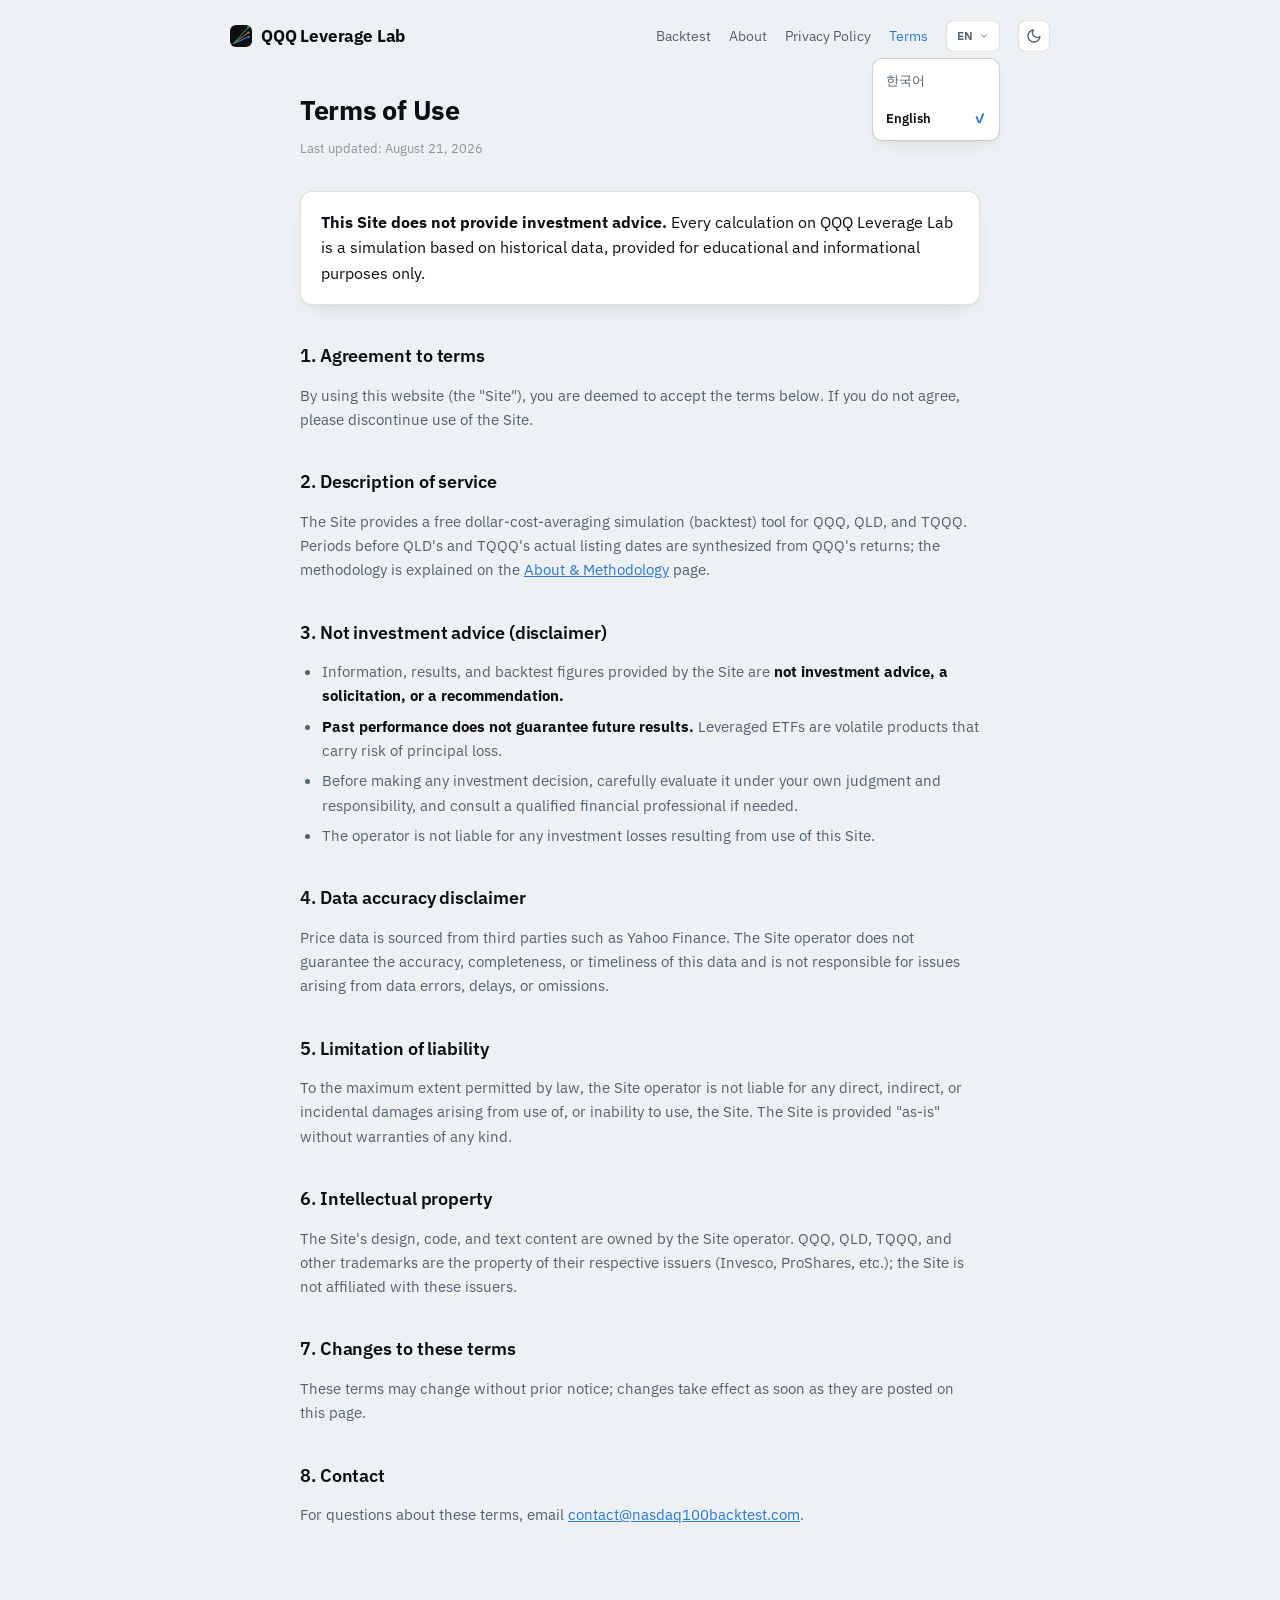
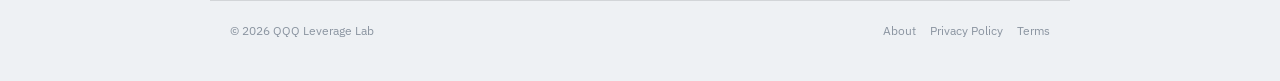
<file: terms.html>
<!doctype html>
<html lang="ko">
<head>
<script async src="https://pagead2.googlesyndication.com/pagead/js/adsbygoogle.js?client=ca-pub-5607384951754093" crossorigin="anonymous"></script>
<meta charset="utf-8">
<script async src="https://www.googletagmanager.com/gtag/js?id=G-2SVTT1Y1WP"></script>
<script>
  window.dataLayer = window.dataLayer || [];
  function gtag(){dataLayer.push(arguments);}
  gtag('js', new Date());
  gtag('config', 'G-2SVTT1Y1WP');
</script>
<meta name="naver-site-verification" content="fcc4415f4fab4bbf8a427a726057feadd72a2347" />
<meta name="google-site-verification" content="22jd1Q9gwpfGcwd0MvSlxlhC8mekAJ9CjNMXHGUHASE" />
<script>(function(){var t=localStorage.getItem('theme');if(t==='dark'||t==='light')document.documentElement.setAttribute('data-theme',t);var l=localStorage.getItem('lang');if(!(l==='ko'||l==='en'))l='en';document.documentElement.setAttribute('data-lang',l);document.documentElement.setAttribute('lang',l);})();</script>
<meta name="viewport" content="width=device-width, initial-scale=1">
<title data-i18n="terms.title">이용약관 — QQQ Leverage Lab</title>
<meta name="description" content="QQQ Leverage Lab 이용약관 및 투자 관련 면책조항입니다. 이 사이트는 투자 자문을 제공하지 않습니다." data-i18n-attr="content:terms.metaDesc">
<link rel="preconnect" href="https://fonts.googleapis.com">
<link rel="preconnect" href="https://fonts.gstatic.com" crossorigin>
<link href="https://fonts.googleapis.com/css2?family=IBM+Plex+Mono:wght@400;500;600&family=IBM+Plex+Sans:wght@400;500;600;700&display=swap" rel="stylesheet">
<link rel="stylesheet" href="assets/site.css?v4">
<link rel="icon" href="favicon.ico" sizes="32x32">
<link rel="icon" href="assets/favicon.svg" type="image/svg+xml">
<link rel="apple-touch-icon" href="assets/apple-touch-icon.png">
</head>
<body>
  <header class="site-header">
    <a class="brand" href="index.html"><img src="assets/favicon.svg" alt="" class="brand-icon">QQQ Leverage Lab</a>
    <div class="header-right">
    <nav>
      <a href="index.html" data-i18n="nav.backtest">백테스트</a>
      <a href="about.html" data-i18n="nav.about">소개</a>
      <a href="privacy.html" data-i18n="nav.privacy">개인정보처리방침</a>
      <a href="terms.html" aria-current="page" data-i18n="nav.terms">이용약관</a>
    </nav>
    <div class="lang-select">
      <button class="lang-toggle" id="langToggle" type="button" aria-haspopup="listbox" aria-expanded="false" aria-label="Select language">
        <span id="langCurrentLabel">EN</span>
        <svg class="lang-caret" viewBox="0 0 24 24" width="10" height="10" fill="none" stroke="currentColor" stroke-width="2" stroke-linecap="round" stroke-linejoin="round"><path d="M6 9l6 6 6-6"></path></svg>
      </button>
      <div class="lang-menu" id="langMenu" role="listbox" hidden>
        <button class="lang-option" type="button" data-lang-option="ko" role="option">한국어</button>
        <button class="lang-option" type="button" data-lang-option="en" role="option">English</button>
      </div>
    </div>
    <button class="theme-toggle" id="themeToggle" type="button" aria-label="다크모드 전환" data-i18n-attr="aria-label:theme.toggle">
      <svg class="icon-sun" viewBox="0 0 24 24" fill="none" stroke="currentColor" stroke-width="2" stroke-linecap="round" stroke-linejoin="round"><circle cx="12" cy="12" r="4"></circle><path d="M12 2v2M12 20v2M4.93 4.93l1.41 1.41M17.66 17.66l1.41 1.41M2 12h2M20 12h2M6.34 17.66l-1.41 1.41M19.07 4.93l-1.41 1.41"></path></svg>
      <svg class="icon-moon" viewBox="0 0 24 24" fill="none" stroke="currentColor" stroke-width="2" stroke-linecap="round" stroke-linejoin="round"><path d="M21 12.79A9 9 0 1 1 11.21 3 7 7 0 0 0 21 12.79z"></path></svg>
    </button>
  </div>
  </header>

  <main class="prose">
  <div data-i18n-block="ko">
    <h1>이용약관</h1>
    <p class="updated">최종 수정일: 2026년 8월 21일</p>

    <div class="card">
      <strong>이 사이트는 투자 자문을 제공하지 않습니다.</strong> QQQ Leverage Lab에서 제공하는 모든 계산 결과는 과거 데이터를 바탕으로 한 시뮬레이션이며, 교육 및 정보 제공 목적으로만 제공됩니다.
    </div>

    <h2>1. 약관 동의</h2>
    <p>이 사이트(이하 "사이트")를 이용함으로써 이용자는 아래 약관에 동의하는 것으로 간주됩니다. 동의하지 않는 경우 사이트 이용을 중단해 주세요.</p>

    <h2>2. 서비스 설명</h2>
    <p>사이트는 QQQ·QLD·TQQQ에 대한 적립식 투자 시뮬레이션(백테스트) 도구를 무료로 제공합니다. QLD·TQQQ의 실제 상장 이전 구간은 QQQ 수익률을 기반으로 합성한 값이며, <a href="about.html">소개 및 방법론</a> 페이지에 계산 방식을 설명해 두었습니다.</p>

    <h2>3. 투자 자문이 아님 (면책조항)</h2>
    <ul>
      <li>사이트가 제공하는 정보, 계산 결과, 백테스트 수치는 <strong>투자 자문, 권유, 추천이 아닙니다.</strong></li>
      <li><strong>과거 성과는 미래 수익을 보장하지 않습니다.</strong> 레버리지 ETF는 변동성이 크고 원금 손실 위험이 있는 상품입니다.</li>
      <li>투자 결정에 앞서 반드시 본인의 판단과 책임하에 신중히 검토하시고, 필요한 경우 자격을 갖춘 금융 전문가와 상담하시기 바랍니다.</li>
      <li>이 사이트를 이용한 결과로 발생하는 어떠한 투자 손실에 대해서도 운영자는 책임을 지지 않습니다.</li>
    </ul>

    <h2>4. 데이터 정확성에 대한 면책</h2>
    <p>가격 데이터는 Yahoo Finance 등 제3자 출처에서 제공받으며, 사이트 운영자는 데이터의 정확성·완전성·최신성을 보장하지 않습니다. 데이터 오류, 지연, 누락으로 인해 발생하는 문제에 대해 책임지지 않습니다.</p>

    <h2>5. 책임의 제한</h2>
    <p>법이 허용하는 최대 범위 내에서, 사이트 운영자는 사이트 이용 또는 이용 불가로 인해 발생하는 직접적·간접적·부수적 손해에 대해 어떠한 책임도 지지 않습니다. 사이트는 "있는 그대로(as-is)" 제공되며, 어떠한 보증도 하지 않습니다.</p>

    <h2>6. 지적재산권</h2>
    <p>사이트의 디자인, 코드, 텍스트 등 콘텐츠에 대한 권리는 사이트 운영자에게 있습니다. QQQ, QLD, TQQQ 등 상표는 각 발행사(Invesco, ProShares 등)의 자산이며, 사이트는 이들 발행사와 관련이 없습니다.</p>

    <h2>7. 약관의 변경</h2>
    <p>이 약관은 사전 고지 없이 변경될 수 있으며, 변경 사항은 이 페이지에 게시된 시점부터 효력이 발생합니다.</p>

    <h2>8. 문의</h2>
    <p>약관 관련 문의는 <a href="mailto:contact@nasdaq100backtest.com">contact@nasdaq100backtest.com</a>으로 연락해 주세요.</p>
  </div>
  <div data-i18n-block="en" hidden>
    <h1>Terms of Use</h1>
    <p class="updated">Last updated: August 21, 2026</p>

    <div class="card">
      <strong>This Site does not provide investment advice.</strong> Every calculation on QQQ Leverage Lab is a simulation based on historical data, provided for educational and informational purposes only.
    </div>

    <h2>1. Agreement to terms</h2>
    <p>By using this website (the "Site"), you are deemed to accept the terms below. If you do not agree, please discontinue use of the Site.</p>

    <h2>2. Description of service</h2>
    <p>The Site provides a free dollar-cost-averaging simulation (backtest) tool for QQQ, QLD, and TQQQ. Periods before QLD's and TQQQ's actual listing dates are synthesized from QQQ's returns; the methodology is explained on the <a href="about.html">About &amp; Methodology</a> page.</p>

    <h2>3. Not investment advice (disclaimer)</h2>
    <ul>
      <li>Information, results, and backtest figures provided by the Site are <strong>not investment advice, a solicitation, or a recommendation.</strong></li>
      <li><strong>Past performance does not guarantee future results.</strong> Leveraged ETFs are volatile products that carry risk of principal loss.</li>
      <li>Before making any investment decision, carefully evaluate it under your own judgment and responsibility, and consult a qualified financial professional if needed.</li>
      <li>The operator is not liable for any investment losses resulting from use of this Site.</li>
    </ul>

    <h2>4. Data accuracy disclaimer</h2>
    <p>Price data is sourced from third parties such as Yahoo Finance. The Site operator does not guarantee the accuracy, completeness, or timeliness of this data and is not responsible for issues arising from data errors, delays, or omissions.</p>

    <h2>5. Limitation of liability</h2>
    <p>To the maximum extent permitted by law, the Site operator is not liable for any direct, indirect, or incidental damages arising from use of, or inability to use, the Site. The Site is provided "as-is" without warranties of any kind.</p>

    <h2>6. Intellectual property</h2>
    <p>The Site's design, code, and text content are owned by the Site operator. QQQ, QLD, TQQQ, and other trademarks are the property of their respective issuers (Invesco, ProShares, etc.); the Site is not affiliated with these issuers.</p>

    <h2>7. Changes to these terms</h2>
    <p>These terms may change without prior notice; changes take effect as soon as they are posted on this page.</p>

    <h2>8. Contact</h2>
    <p>For questions about these terms, email <a href="mailto:contact@nasdaq100backtest.com">contact@nasdaq100backtest.com</a>.</p>
  </div>
  </main>

  <footer class="site-footer">
    <span data-i18n="footer.copyright">© 2026 QQQ Leverage Lab</span>
    <nav>
      <a href="about.html" data-i18n="nav.about">소개</a>
      <a href="privacy.html" data-i18n="nav.privacy">개인정보처리방침</a>
      <a href="terms.html" data-i18n="nav.terms">이용약관</a>
    </nav>
  </footer>
<script src="assets/i18n-dict.js?v3" defer></script>
<script src="assets/i18n.js?v3" defer></script>
<script src="assets/theme.js?v3" defer></script>
</body>
</html>
</file>
<file: assets/site.css>
:root {
  color-scheme: light;
  --bg: #eef1f4;
  --surface: #ffffff;
  --surface-2: #e3e8ec;
  --text: #0b0f14;
  --text-dim: #52616f;
  --muted: #8a94a0;
  --border: rgba(11,15,20,0.12);
  --border-strong: rgba(11,15,20,0.20);
  --accent: #2a78d6;
  --accent-ink: #ffffff;
  --shadow: 0 1px 2px rgba(11,15,20,0.04), 0 8px 24px -12px rgba(11,15,20,0.18);
}
@media (prefers-color-scheme: dark) {
  :root:not([data-theme="light"]) {
    color-scheme: dark;
    --bg: #0d0f11;
    --surface: #171b1e;
    --surface-2: #1f242a;
    --text: #f2f4f6;
    --text-dim: #a9b3bd;
    --muted: #7d8791;
    --border: rgba(255,255,255,0.12);
    --border-strong: rgba(255,255,255,0.22);
    --accent: #4c95ea;
    --accent-ink: #08121c;
    --shadow: 0 1px 2px rgba(0,0,0,0.3), 0 8px 24px -12px rgba(0,0,0,0.5);
  }
}
:root[data-theme="dark"] {
  color-scheme: dark;
  --bg: #0d0f11;
  --surface: #171b1e;
  --surface-2: #1f242a;
  --text: #f2f4f6;
  --text-dim: #a9b3bd;
  --muted: #7d8791;
  --border: rgba(255,255,255,0.12);
  --border-strong: rgba(255,255,255,0.22);
  --accent: #4c95ea;
  --accent-ink: #08121c;
  --shadow: 0 1px 2px rgba(0,0,0,0.3), 0 8px 24px -12px rgba(0,0,0,0.5);
}

* { box-sizing: border-box; }
html { -webkit-text-size-adjust: 100%; }
body {
  margin: 0;
  background: var(--bg);
  color: var(--text);
  font-family: "IBM Plex Sans", system-ui, -apple-system, "Segoe UI", sans-serif;
  -webkit-font-smoothing: antialiased;
  line-height: 1.6;
}
a { color: var(--accent); }

.site-header {
  max-width: 860px;
  margin: 0 auto;
  padding: 20px 20px 0;
  display: flex;
  align-items: center;
  justify-content: space-between;
  gap: 16px;
  flex-wrap: wrap;
}
.site-header .brand {
  display: inline-flex;
  align-items: center;
  gap: 9px;
  font-weight: 700;
  font-size: 1.05rem;
  color: var(--text);
  text-decoration: none;
  letter-spacing: -0.01em;
}
.site-header .brand-icon {
  width: 22px;
  height: 22px;
  border-radius: 6px;
  flex: none;
}
.site-header nav {
  display: flex;
  gap: 18px;
  flex-wrap: wrap;
}
.site-header nav a {
  font-size: 0.86rem;
  color: var(--text-dim);
  text-decoration: none;
}
.site-header nav a:hover,
.site-header nav a[aria-current="page"] {
  color: var(--accent);
}
.header-right {
  display: flex;
  align-items: center;
  gap: 18px;
}
.theme-toggle {
  display: inline-flex;
  align-items: center;
  justify-content: center;
  width: 32px;
  height: 32px;
  border-radius: 8px;
  border: 1px solid var(--border);
  background: var(--surface);
  color: var(--text-dim);
  cursor: pointer;
  padding: 0;
  flex: none;
}
.theme-toggle:hover { color: var(--text); border-color: var(--border-strong); }
.theme-toggle svg { width: 16px; height: 16px; display: none; }
.theme-toggle[data-current="light"] .icon-moon { display: block; }
.theme-toggle[data-current="dark"] .icon-sun { display: block; }

.lang-select {
  position: relative;
  flex: none;
}
.lang-toggle {
  display: inline-flex;
  align-items: center;
  gap: 6px;
  height: 32px;
  padding: 0 10px;
  border-radius: 8px;
  border: 1px solid var(--border);
  background: var(--surface);
  color: var(--text-dim);
  cursor: pointer;
  font: inherit;
  font-size: 0.78rem;
  font-weight: 600;
}
.lang-toggle:hover { color: var(--text); border-color: var(--border-strong); }
.lang-toggle .lang-caret { flex: none; transition: transform 0.12s; }
.lang-toggle[aria-expanded="true"] .lang-caret { transform: rotate(180deg); }
.lang-menu {
  position: absolute;
  top: calc(100% + 6px);
  right: 0;
  min-width: 128px;
  background: var(--surface);
  border: 1px solid var(--border-strong);
  border-radius: 10px;
  box-shadow: var(--shadow);
  padding: 4px;
  display: flex;
  flex-direction: column;
  gap: 2px;
  z-index: 20;
}
.lang-option {
  display: flex;
  align-items: center;
  justify-content: space-between;
  width: 100%;
  text-align: left;
  padding: 7px 9px;
  border: none;
  border-radius: 6px;
  background: none;
  color: var(--text-dim);
  font: inherit;
  font-size: 0.84rem;
  cursor: pointer;
}
.lang-option:hover { background: var(--surface-2); color: var(--text); }
.lang-option.current { color: var(--text); font-weight: 600; }
.lang-option.current::after {
  content: '✓';
  color: var(--accent);
  font-weight: 700;
}

main.prose {
  max-width: 720px;
  margin: 0 auto;
  padding: 36px 20px 60px;
}
main.prose h1 {
  font-size: 1.7rem;
  font-weight: 700;
  letter-spacing: -0.01em;
  margin: 0 0 6px;
  text-wrap: balance;
}
main.prose .updated {
  font-size: 0.82rem;
  color: var(--muted);
  margin: 0 0 32px;
}
main.prose h2 {
  font-size: 1.15rem;
  font-weight: 600;
  margin: 36px 0 12px;
  letter-spacing: -0.005em;
}
main.prose p, main.prose li {
  font-size: 0.95rem;
  color: var(--text-dim);
}
main.prose p { margin: 0 0 14px; }
main.prose ul, main.prose ol { margin: 0 0 14px; padding-left: 22px; }
main.prose li { margin-bottom: 6px; }
main.prose strong { color: var(--text); }
main.prose .card {
  background: var(--surface);
  border: 1px solid var(--border);
  border-radius: 12px;
  box-shadow: var(--shadow);
  padding: 18px 20px;
  margin: 0 0 20px;
}
main.prose code {
  font-family: "IBM Plex Mono", ui-monospace, monospace;
  font-size: 0.85em;
  background: var(--surface-2);
  padding: 1px 5px;
  border-radius: 4px;
}

.site-footer {
  max-width: 860px;
  margin: 0 auto;
  padding: 20px 20px 40px;
  font-size: 0.78rem;
  color: var(--muted);
  display: flex;
  justify-content: space-between;
  gap: 12px;
  flex-wrap: wrap;
  border-top: 1px solid var(--border);
}
.site-footer nav { display: flex; gap: 14px; flex-wrap: wrap; }
.site-footer nav a { color: var(--muted); text-decoration: none; }
.site-footer nav a:hover { color: var(--text-dim); }
</file>
